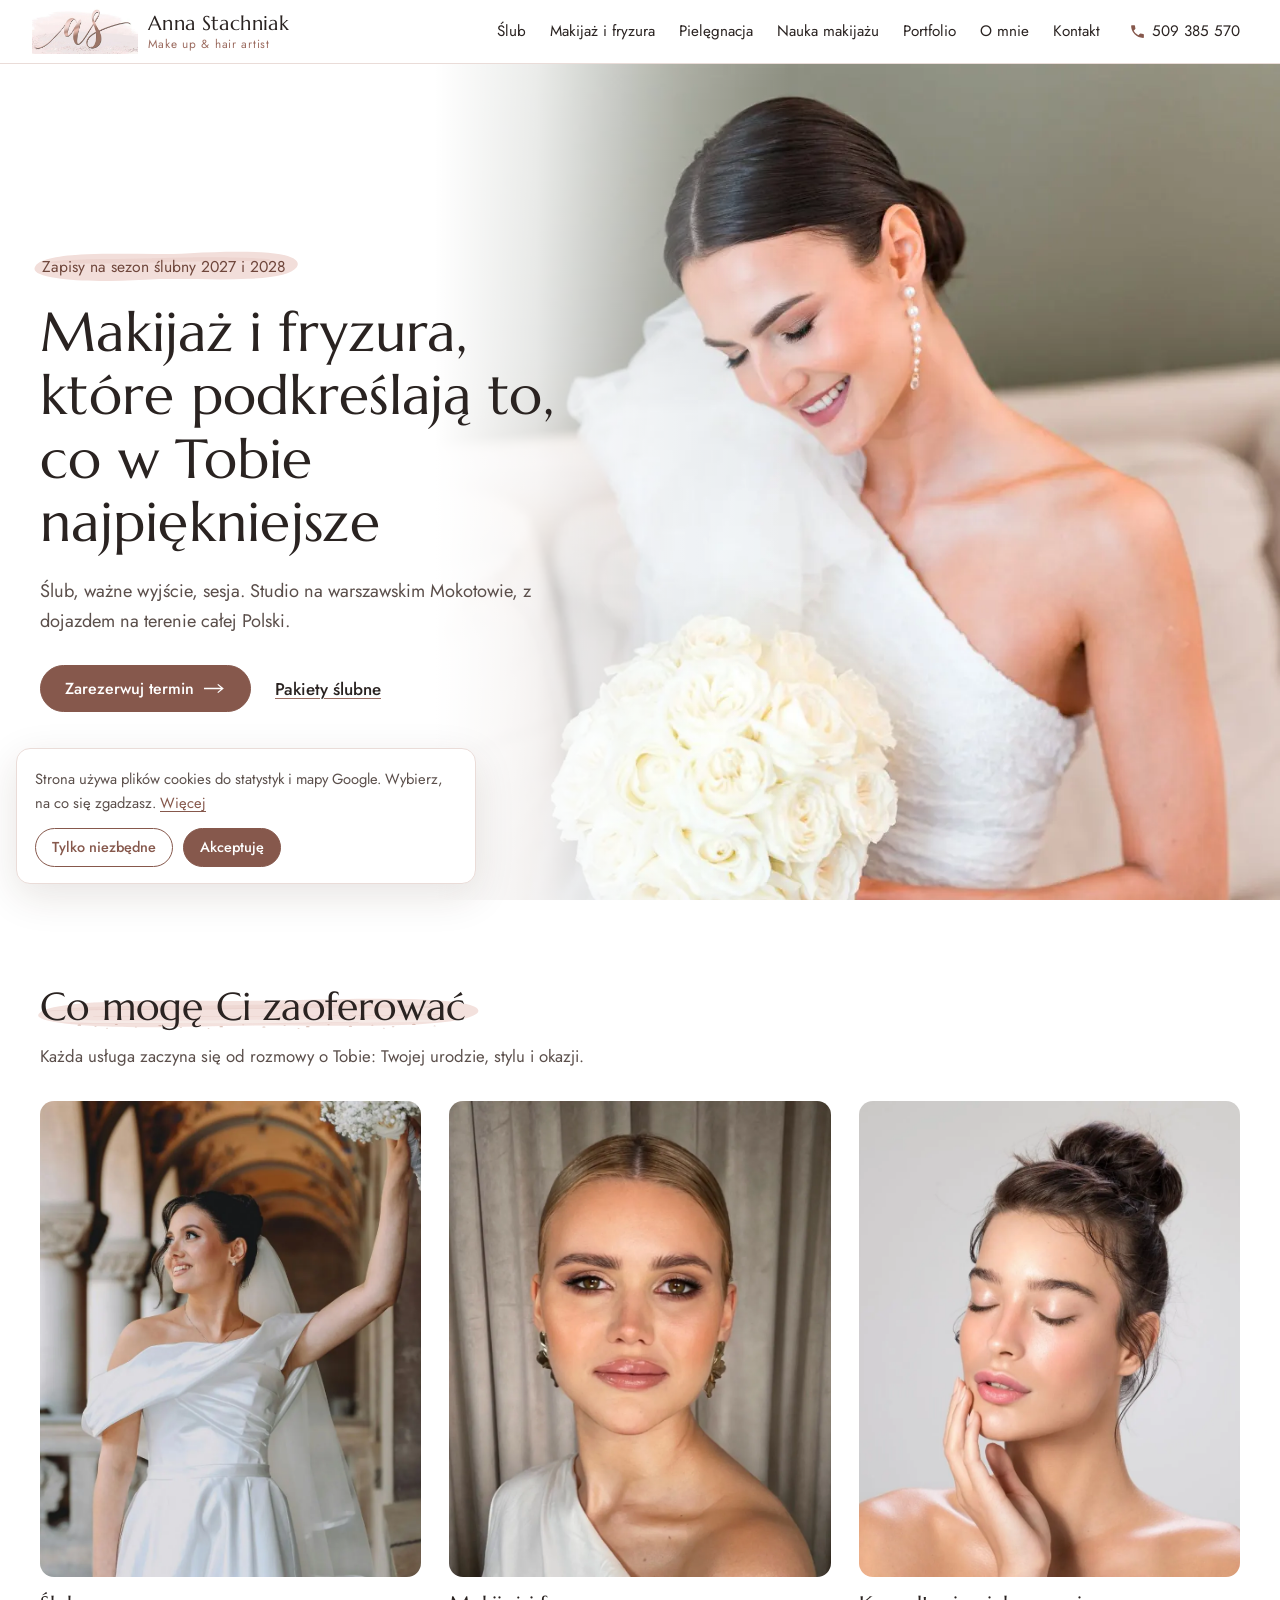
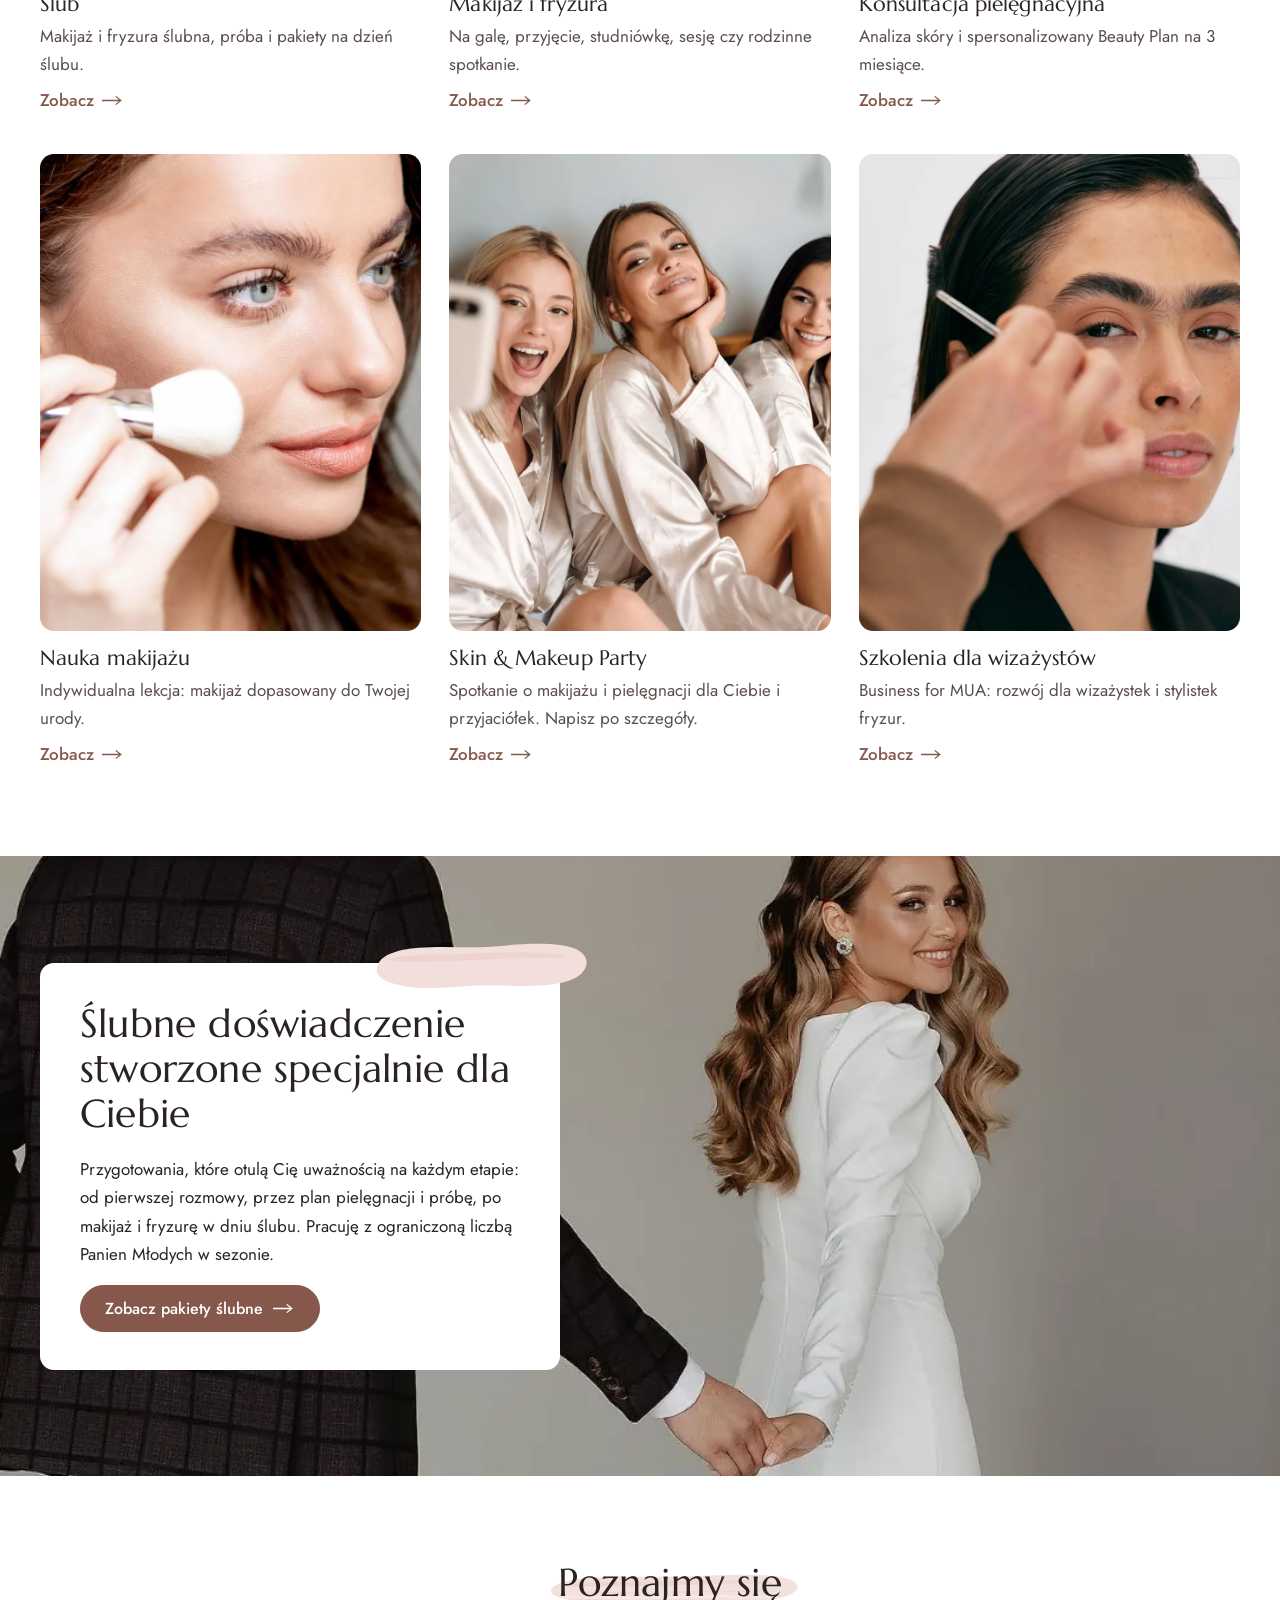
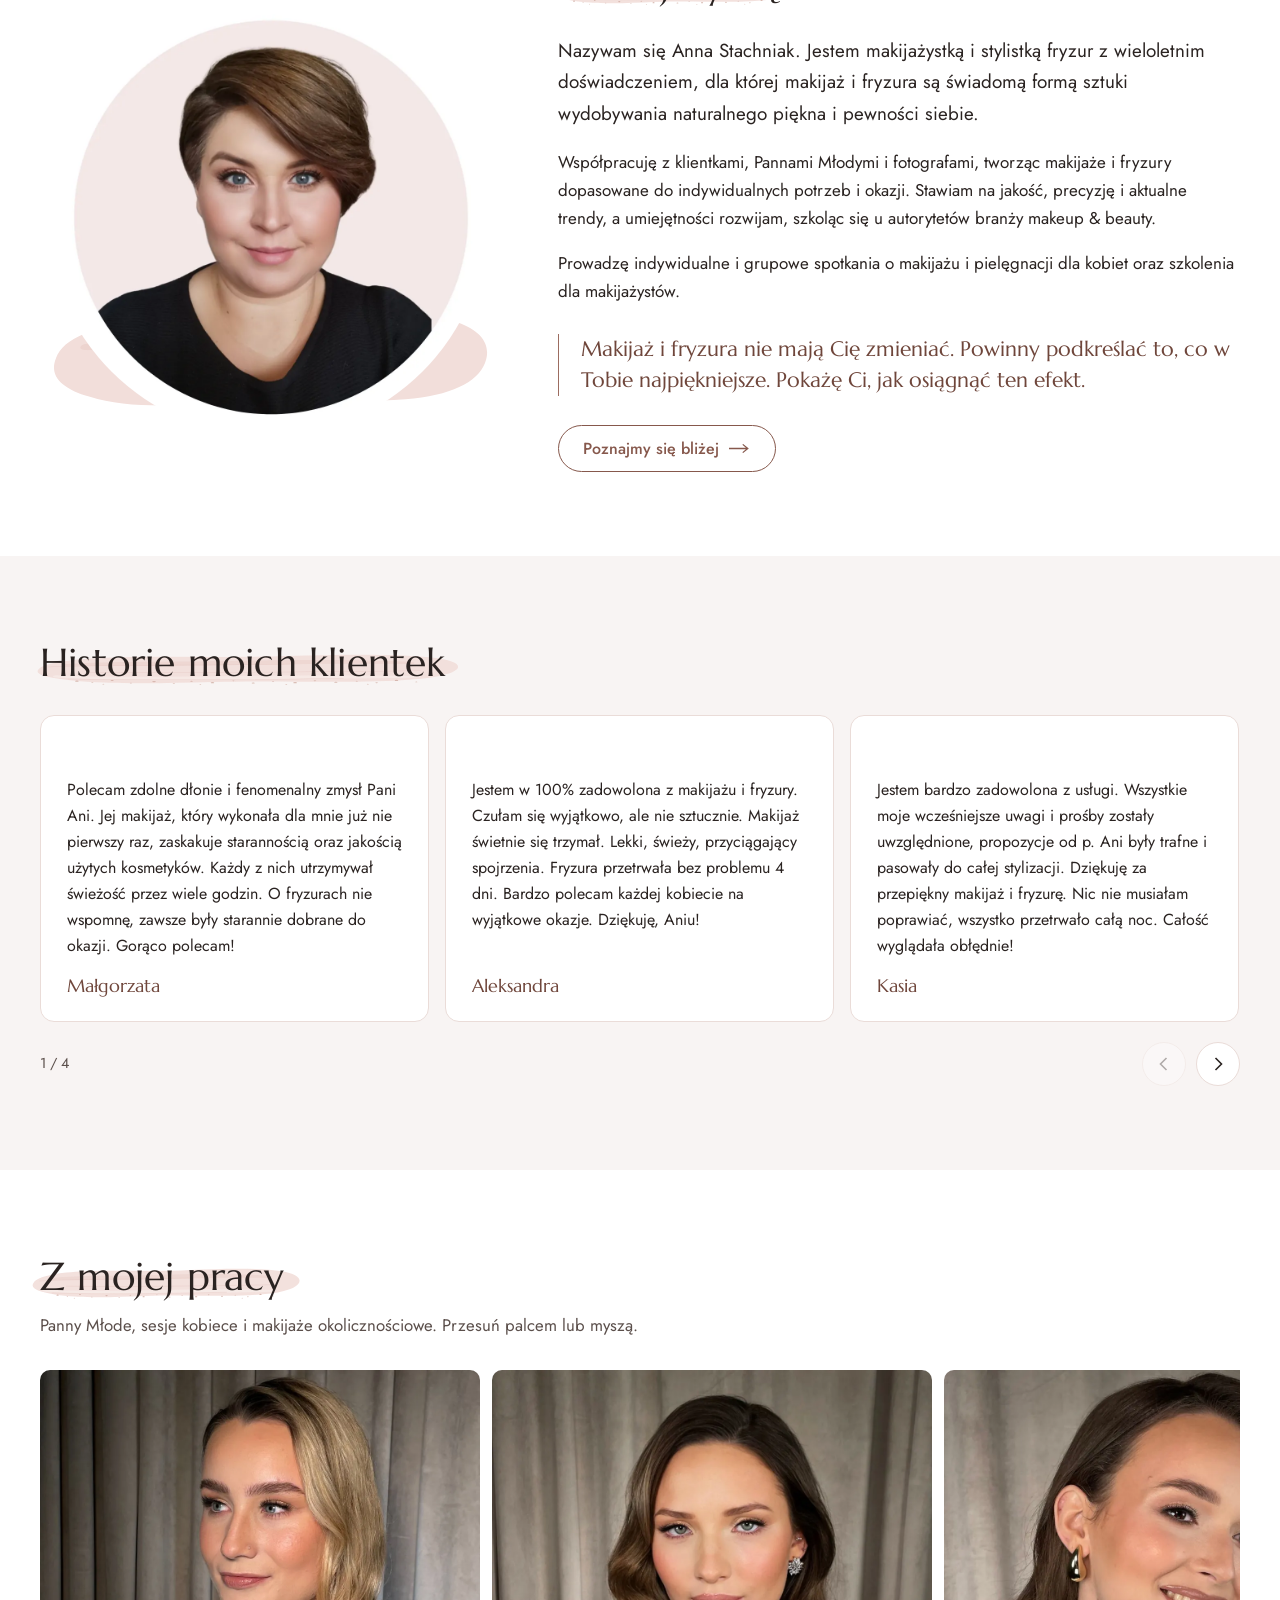
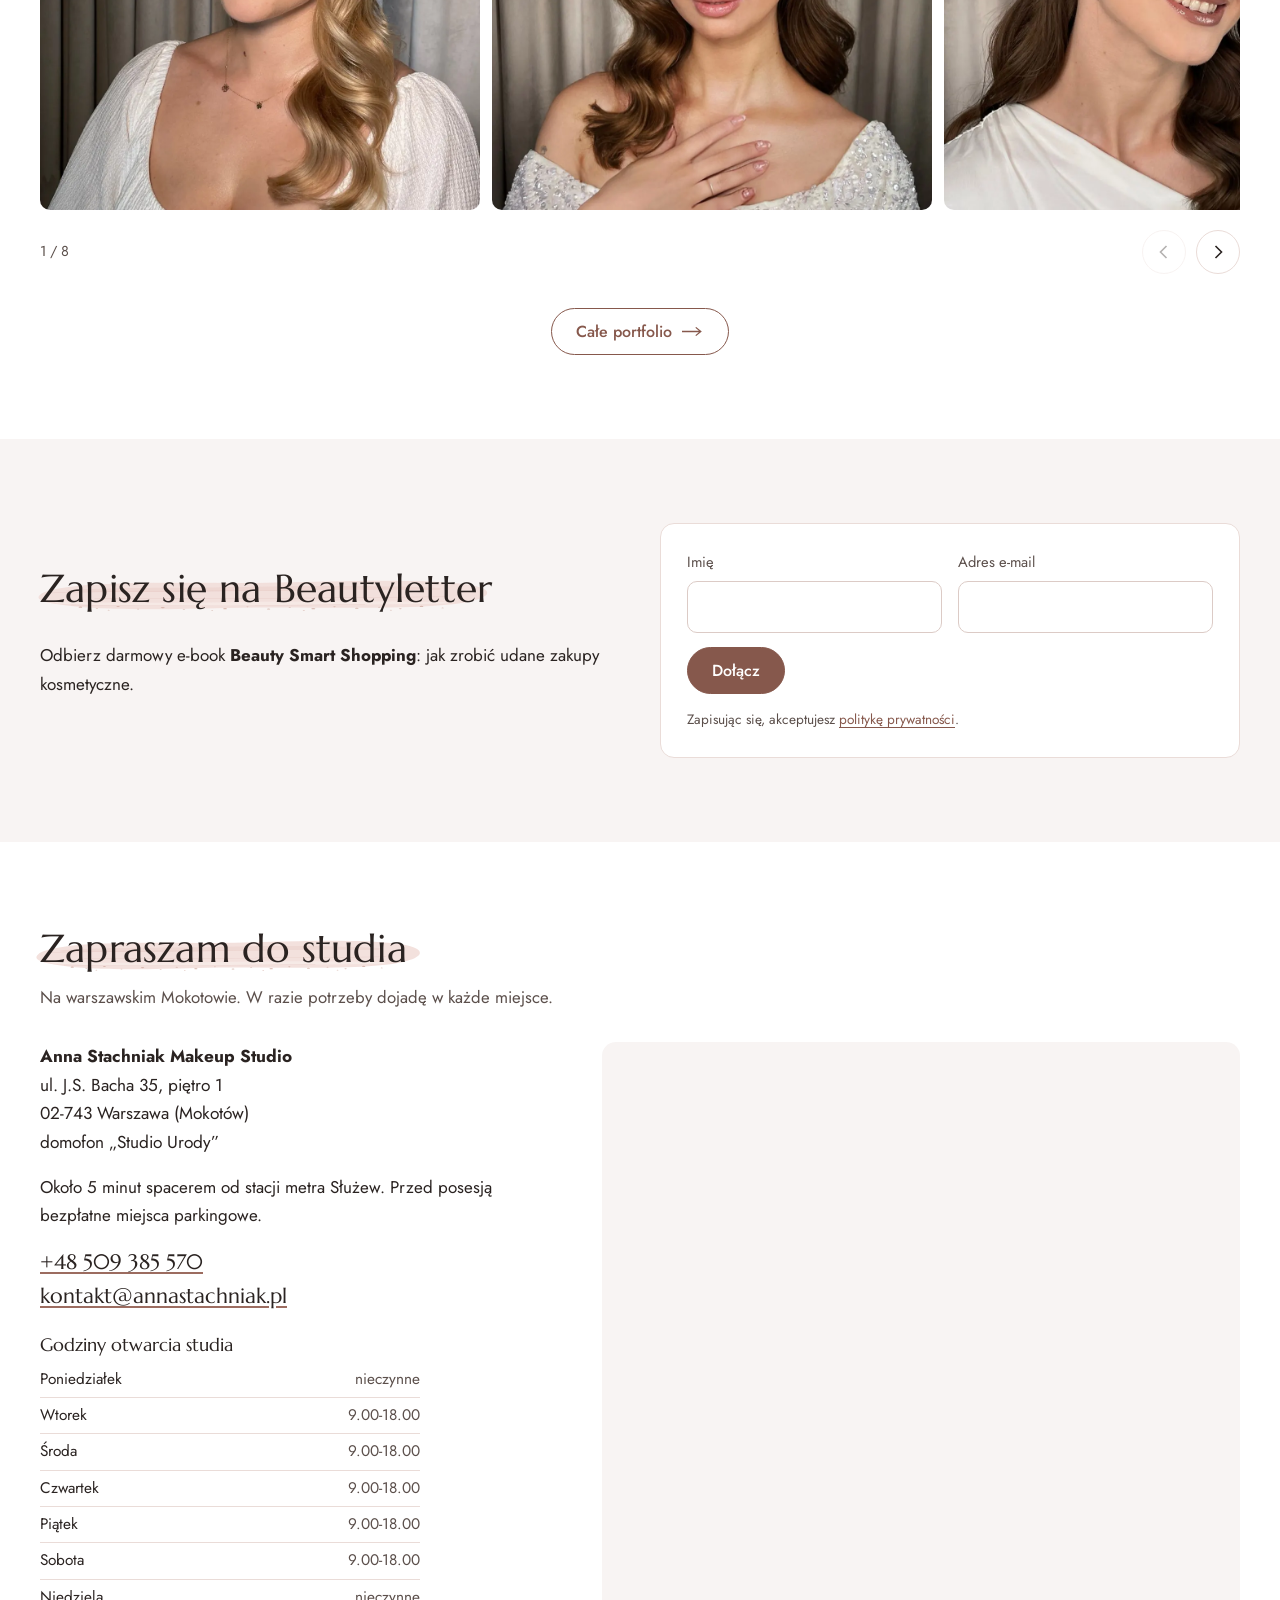
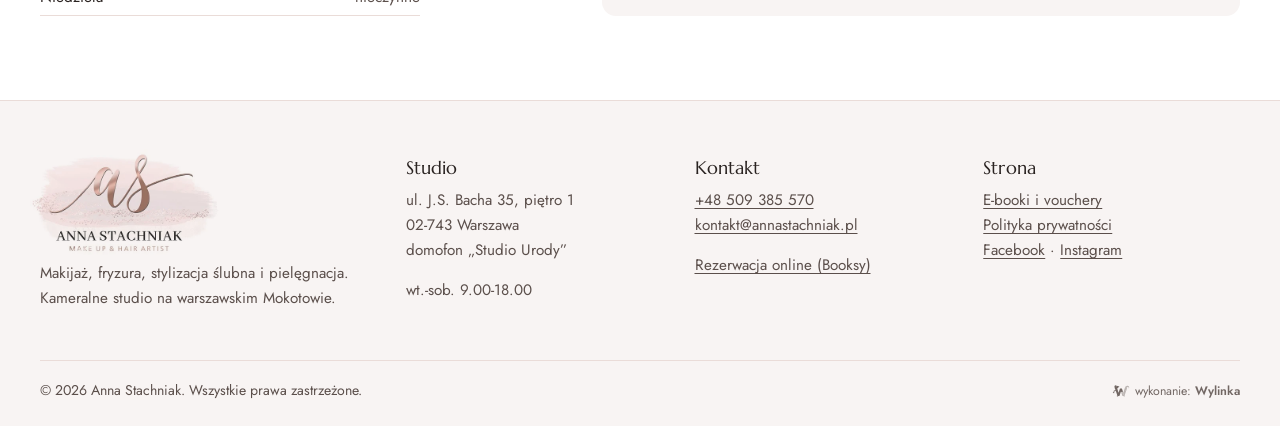
<file: index.html>
<!doctype html>
<html lang="pl">
<head>
<meta charset="utf-8">
<meta name="viewport" content="width=device-width,initial-scale=1,viewport-fit=cover">
<meta name="robots" content="noindex,nofollow">
<title>Anna Stachniak - makijaż i fryzura ślubna, Warszawa Mokotów</title>
<meta name="description" content="Makijaż i fryzura ślubna, makijaż okolicznościowy, konsultacja pielęgnacyjna i nauka makijażu. Studio Anny Stachniak na warszawskim Mokotowie, ul. J.S. Bacha 35.">
<meta name="theme-color" content="#ffffff">
<link rel="icon" href="img/favicon.svg" type="image/svg+xml">
<link rel="preconnect" href="https://fonts.googleapis.com">
<link rel="preconnect" href="https://fonts.gstatic.com" crossorigin>
<link href="https://fonts.googleapis.com/css2?family=Jost:wght@400;500&family=Marcellus&display=swap" rel="stylesheet">
<link rel="stylesheet" href="style.css?v=3">
<style>
.wylinka-badge{display:inline-flex;align-items:center;gap:.4em;color:inherit;text-decoration:none;font-size:.875em;line-height:1;opacity:.85}
.wylinka-badge:hover,.wylinka-badge:focus-visible{opacity:1}
.wylinka-badge:focus-visible{outline:2px solid currentColor;outline-offset:3px;border-radius:2px}
.wylinka-badge svg{width:18px;height:18px;flex:none;overflow:visible}
.wylinka-badge b{font-weight:600}
.wylinka-badge .wy-old{opacity:.45;transform-origin:40px 30px;transition:transform .32s cubic-bezier(.3,.7,.4,1),opacity .32s ease-out}
.wylinka-badge .wy-pod{opacity:0;transition:opacity .2s ease-out .08s}
.wylinka-badge:hover .wy-old,.wylinka-badge:focus-visible .wy-old{transform:translate(9px,7px) rotate(9deg);opacity:0}
.wylinka-badge:hover .wy-pod,.wylinka-badge:focus-visible .wy-pod{opacity:1}
@media (prefers-reduced-motion:reduce){.wylinka-badge .wy-old,.wylinka-badge .wy-pod{transition:none}.wylinka-badge:hover .wy-old,.wylinka-badge:focus-visible .wy-old{transform:none;opacity:.45}.wylinka-badge:hover .wy-pod,.wylinka-badge:focus-visible .wy-pod{opacity:0}}
</style>
</head>
<body class="s-index">
<a class="skip" href="#tresc">Przejdź do treści</a>
<header class="top" id="top"><div class="wrap top-in">
<a class="logo" href="index.html" aria-label="Anna Stachniak, strona główna"><img src="img/monogram.webp" width="400" height="174" alt=""><span><b>Anna Stachniak</b><small>Make up &amp; hair artist</small></span></a>
<nav class="menu" id="menu" aria-label="Główne"><a href="slub.html">Ślub</a><a href="makijaz-i-fryzura.html">Makijaż i fryzura</a><a href="konsultacja-pielegnacyjna.html">Pielęgnacja</a><a href="nauka-makijazu.html">Nauka makijażu</a><a href="portfolio.html">Portfolio</a><a href="o-mnie.html">O mnie</a><a href="kontakt.html">Kontakt</a><a class="m-tel" href="tel:+48509385570"><svg viewBox="0 0 24 24" aria-hidden="true"><path d="M6.6 10.8a15.1 15.1 0 0 0 6.6 6.6l2.2-2.2a1 1 0 0 1 1-.25 11.4 11.4 0 0 0 3.6.57 1 1 0 0 1 1 1V20a1 1 0 0 1-1 1A17 17 0 0 1 3 4a1 1 0 0 1 1-1h3.5a1 1 0 0 1 1 1c0 1.25.2 2.45.57 3.57a1 1 0 0 1-.25 1z" fill="currentColor"/></svg>509 385 570</a></nav>
<a class="tel-top" href="tel:+48509385570" aria-label="Zadzwoń 509 385 570"><svg viewBox="0 0 24 24" aria-hidden="true"><path d="M6.6 10.8a15.1 15.1 0 0 0 6.6 6.6l2.2-2.2a1 1 0 0 1 1-.25 11.4 11.4 0 0 0 3.6.57 1 1 0 0 1 1 1V20a1 1 0 0 1-1 1A17 17 0 0 1 3 4a1 1 0 0 1 1-1h3.5a1 1 0 0 1 1 1c0 1.25.2 2.45.57 3.57a1 1 0 0 1-.25 1z" fill="currentColor"/></svg><span>509 385 570</span></a>
<a class="btn btn-top" href="kontakt.html#formularz">Zarezerwuj termin</a>
<button class="burger" type="button" aria-label="Menu" aria-expanded="false" aria-controls="menu"><span></span><span></span><span></span></button>
</div></header>
<main id="tresc">

<section class="hero" aria-label="Anna Stachniak, makijaż i fryzura">
<figure class="hero-foto"><img src="img/1a3449_2026_01_20.webp" width="1080" height="1080" alt="Uśmiechnięta panna młoda z gładkim upięciem i perłowymi kolczykami" fetchpriority="high" decoding="async"></figure>
<div class="hero-in"><div class="wrap">
<div class="hero-txt">
<p class="hero-info">Zapisy na sezon ślubny 2027 i 2028</p>
<h1>Makijaż i fryzura, które podkreślają to, co w Tobie najpiękniejsze</h1>
<p class="lead">Ślub, ważne wyjście, sesja. Studio na warszawskim Mokotowie, z dojazdem na terenie całej Polski.</p>
<div class="cta"><a class="btn " href="kontakt.html#formularz">Zarezerwuj termin<svg class="strz-i" viewBox="0 0 24 12" aria-hidden="true"><path d="M0 6h20M15 1.5 20.5 6 15 10.5" fill="none" stroke="currentColor" stroke-width="1.4"/></svg></a><a class="link-ciemny" href="slub.html">Pakiety ślubne</a></div>
</div></div></div>
</section>

<section class="sekcja" id="oferta"><div class="wrap">
<div class="glowa "><h2><span class="smuga-w"><svg class="smuga" viewBox="0 0 400 110" preserveAspectRatio="none" aria-hidden="true" focusable="false"><use href="img/motyw.svg#smuga"/></svg>Co mogę Ci zaoferować</span></h2><p class="sub">Każda usługa zaczyna się od rozmowy o Tobie: Twojej urodzie, stylu i okazji.</p></div>
<div class="karuzela k-kafle"><div class="tor" tabindex="0" role="region" aria-label="Oferta"><a class="kafel" href="slub.html"><figure><img src="img/5250cd_2026_01_11.webp" width="1080" height="1080" alt="Panna młoda w sukni pod arkadami" loading="lazy" decoding="async"></figure><h3>Ślub</h3><p>Makijaż i fryzura ślubna, próba i pakiety na dzień ślubu.</p><span class="wiecej">Zobacz<svg class="strz-i" viewBox="0 0 24 12" aria-hidden="true"><path d="M0 6h20M15 1.5 20.5 6 15 10.5" fill="none" stroke="currentColor" stroke-width="1.4"/></svg></span></a><a class="kafel" href="makijaz-i-fryzura.html"><figure><img src="img/84840c_2026_01_3.webp" width="1080" height="1080" alt="Makijaż wieczorowy i gładkie upięcie" loading="lazy" decoding="async"></figure><h3>Makijaż i fryzura</h3><p>Na galę, przyjęcie, studniówkę, sesję czy rodzinne spotkanie.</p><span class="wiecej">Zobacz<svg class="strz-i" viewBox="0 0 24 12" aria-hidden="true"><path d="M0 6h20M15 1.5 20.5 6 15 10.5" fill="none" stroke="currentColor" stroke-width="1.4"/></svg></span></a><a class="kafel" href="konsultacja-pielegnacyjna.html"><figure><img src="img/04ea63_2023_11_Anna-Stachniak-makijaz-i-fryzura-1.webp" width="1080" height="1080" alt="Kobieta z promienną cerą dotyka policzka" loading="lazy" decoding="async"></figure><h3>Konsultacja pielęgnacyjna</h3><p>Analiza skóry i spersonalizowany Beauty Plan na 3 miesiące.</p><span class="wiecej">Zobacz<svg class="strz-i" viewBox="0 0 24 12" aria-hidden="true"><path d="M0 6h20M15 1.5 20.5 6 15 10.5" fill="none" stroke="currentColor" stroke-width="1.4"/></svg></span></a><a class="kafel" href="nauka-makijazu.html"><figure><img src="img/860498_2026_01_73.webp" width="1080" height="1080" alt="Nakładanie pudru pędzlem" loading="lazy" decoding="async"></figure><h3>Nauka makijażu</h3><p>Indywidualna lekcja: makijaż dopasowany do Twojej urody.</p><span class="wiecej">Zobacz<svg class="strz-i" viewBox="0 0 24 12" aria-hidden="true"><path d="M0 6h20M15 1.5 20.5 6 15 10.5" fill="none" stroke="currentColor" stroke-width="1.4"/></svg></span></a><a class="kafel" href="kontakt.html#formularz"><figure><img src="img/d4dda2_2026_01_76.webp" width="1080" height="1080" alt="Trzy roześmiane kobiety w szlafrokach robią selfie" loading="lazy" decoding="async"></figure><h3>Skin & Makeup Party</h3><p>Spotkanie o makijażu i pielęgnacji dla Ciebie i przyjaciółek. Napisz po szczegóły.</p><span class="wiecej">Zobacz<svg class="strz-i" viewBox="0 0 24 12" aria-hidden="true"><path d="M0 6h20M15 1.5 20.5 6 15 10.5" fill="none" stroke="currentColor" stroke-width="1.4"/></svg></span></a><a class="kafel" href="https://businessformua.com/" rel="noopener"><figure><img src="img/6bdde3_2026_01_83.webp" width="1080" height="1080" alt="Wizażystka czesze brwi szczoteczką" loading="lazy" decoding="async"></figure><h3>Szkolenia dla wizażystów</h3><p>Business for MUA: rozwój dla wizażystek i stylistek fryzur.</p><span class="wiecej">Zobacz<svg class="strz-i" viewBox="0 0 24 12" aria-hidden="true"><path d="M0 6h20M15 1.5 20.5 6 15 10.5" fill="none" stroke="currentColor" stroke-width="1.4"/></svg></span></a></div><div class="nawig"><span class="licznik" aria-hidden="true"></span><button class="strz wstecz" type="button" aria-label="Poprzednie"><svg viewBox="0 0 16 16"><path d="M10.5 2 4.5 8l6 6"/></svg></button><button class="strz dalej" type="button" aria-label="Następne"><svg viewBox="0 0 16 16"><path d="M5.5 2l6 6-6 6"/></svg></button></div></div>
</div></section>

<section class="pas-foto" aria-label="Ślub">
<figure><img src="img/7d1604_2026_01_27.webp" width="1080" height="1080" alt="Para młoda idzie trzymając się za ręce" loading="lazy" decoding="async"></figure>
<div class="pas-txt"><div class="wrap"><div class="pas-karta">
<h2>Ślubne doświadczenie stworzone specjalnie dla Ciebie</h2>
<p>Przygotowania, które otulą Cię uważnością na każdym etapie: od pierwszej rozmowy, przez plan pielęgnacji i próbę, po makijaż i fryzurę w dniu ślubu. Pracuję z ograniczoną liczbą Panien Młodych w sezonie.</p>
<a class="btn " href="slub.html">Zobacz pakiety ślubne<svg class="strz-i" viewBox="0 0 24 12" aria-hidden="true"><path d="M0 6h20M15 1.5 20.5 6 15 10.5" fill="none" stroke="currentColor" stroke-width="1.4"/></svg></a>
</div></div></div>
</section>

<section class="sekcja" id="o-mnie"><div class="wrap poznajmy">
<figure class="portret"><img src="img/4a7f6d_2022_01_Anna-Stachniak-1.webp" width="1080" height="1080" alt="Anna Stachniak, wizażystka i stylistka fryzur" loading="lazy" decoding="async"></figure>
<div>
<div class="glowa "><h2><span class="smuga-w"><svg class="smuga" viewBox="0 0 400 110" preserveAspectRatio="none" aria-hidden="true" focusable="false"><use href="img/motyw.svg#smuga"/></svg>Poznajmy się</span></h2></div>
<p class="lead-m">Nazywam się Anna Stachniak. Jestem makijażystką i stylistką fryzur z wieloletnim doświadczeniem, dla której makijaż i fryzura są świadomą formą sztuki wydobywania naturalnego piękna i pewności siebie.</p>
<p>Współpracuję z klientkami, Pannami Młodymi i fotografami, tworząc makijaże i fryzury dopasowane do indywidualnych potrzeb i okazji. Stawiam na jakość, precyzję i aktualne trendy, a umiejętności rozwijam, szkoląc się u autorytetów branży makeup &amp; beauty.</p>
<p>Prowadzę indywidualne i grupowe spotkania o makijażu i pielęgnacji dla kobiet oraz szkolenia dla makijażystów.</p>
<blockquote class="motto">Makijaż i fryzura nie mają Cię zmieniać. Powinny podkreślać to, co w Tobie najpiękniejsze. Pokażę Ci, jak osiągnąć ten efekt.</blockquote>
<a class="btn btn-jasny" href="o-mnie.html">Poznajmy się bliżej<svg class="strz-i" viewBox="0 0 24 12" aria-hidden="true"><path d="M0 6h20M15 1.5 20.5 6 15 10.5" fill="none" stroke="currentColor" stroke-width="1.4"/></svg></a>
</div>
</div></section>

<section class="sekcja jasna" id="opinie"><div class="wrap">
<div class="glowa "><h2><span class="smuga-w"><svg class="smuga" viewBox="0 0 400 110" preserveAspectRatio="none" aria-hidden="true" focusable="false"><use href="img/motyw.svg#smuga"/></svg>Historie moich klientek</span></h2></div>
<div class="karuzela k-opinie"><div class="tor" tabindex="0" role="region" aria-label="Opinie klientek"><figure class="opinia"><span class="cudz" aria-hidden="true">„</span><blockquote>Polecam zdolne dłonie i fenomenalny zmysł Pani Ani. Jej makijaż, który wykonała dla mnie już nie pierwszy raz, zaskakuje starannością oraz jakością użytych kosmetyków. Każdy z nich utrzymywał świeżość przez wiele godzin. O fryzurach nie wspomnę, zawsze były starannie dobrane do okazji. Gorąco polecam!</blockquote><figcaption>Małgorzata</figcaption></figure><figure class="opinia"><span class="cudz" aria-hidden="true">„</span><blockquote>Jestem w 100% zadowolona z makijażu i fryzury. Czułam się wyjątkowo, ale nie sztucznie. Makijaż świetnie się trzymał. Lekki, świeży, przyciągający spojrzenia. Fryzura przetrwała bez problemu 4 dni. Bardzo polecam każdej kobiecie na wyjątkowe okazje. Dziękuję, Aniu!</blockquote><figcaption>Aleksandra</figcaption></figure><figure class="opinia"><span class="cudz" aria-hidden="true">„</span><blockquote>Jestem bardzo zadowolona z usługi. Wszystkie moje wcześniejsze uwagi i prośby zostały uwzględnione, propozycje od p. Ani były trafne i pasowały do całej stylizacji. Dziękuję za przepiękny makijaż i fryzurę. Nic nie musiałam poprawiać, wszystko przetrwało całą noc. Całość wyglądała obłędnie!</blockquote><figcaption>Kasia</figcaption></figure><figure class="opinia"><span class="cudz" aria-hidden="true">„</span><blockquote>Świetna, profesjonalna usługa: makijaże i fryzury do sesji biznesowej wykonane szybko, sprawnie i do tego bardzo ładnie, każdy dobrany indywidualnie do malowanej osoby. Nigdy nie widziałam, żeby ktoś w tak krótkim czasie był w stanie wykonać tak piękne makijaże i fryzury. Gorąco polecam p. Anię!</blockquote><figcaption>Monika</figcaption></figure></div><div class="nawig"><span class="licznik" aria-hidden="true"></span><button class="strz wstecz" type="button" aria-label="Poprzednie"><svg viewBox="0 0 16 16"><path d="M10.5 2 4.5 8l6 6"/></svg></button><button class="strz dalej" type="button" aria-label="Następne"><svg viewBox="0 0 16 16"><path d="M5.5 2l6 6-6 6"/></svg></button></div></div>
</div></section>

<section class="sekcja" id="portfolio-skrot"><div class="wrap">
<div class="glowa "><h2><span class="smuga-w"><svg class="smuga" viewBox="0 0 400 110" preserveAspectRatio="none" aria-hidden="true" focusable="false"><use href="img/motyw.svg#smuga"/></svg>Z mojej pracy</span></h2><p class="sub">Panny Młode, sesje kobiece i makijaże okolicznościowe. Przesuń palcem lub myszą.</p></div>
<div class="karuzela k-foto"><div class="tor" tabindex="0" role="region" aria-label="Zdjęcia z portfolio"><figure class="foto" style="aspect-ratio:1080/1080"><img src="img/2d2cc6_2026_01_16.webp" width="1080" height="1080" alt="Makijaż i fale na długich włosach" loading="lazy" decoding="async"></figure><figure class="foto" style="aspect-ratio:1080/1080"><img src="img/318553_2026_01_21.webp" width="1080" height="1080" alt="Panna młoda z falami i delikatnym makijażem" loading="lazy" decoding="async"></figure><figure class="foto" style="aspect-ratio:1080/1080"><img src="img/b1f1e5_2026_01_9.webp" width="1080" height="1080" alt="Rozświetlony makijaż i upięcie" loading="lazy" decoding="async"></figure><figure class="foto" style="aspect-ratio:1080/1080"><img src="img/ef9462_2026_01_5.webp" width="1080" height="1080" alt="Panna młoda w sukni z bufiastymi rękawami" loading="lazy" decoding="async"></figure><figure class="foto" style="aspect-ratio:1080/1080"><img src="img/0ae4c4_2026_01_12.webp" width="1080" height="1080" alt="Klasyczne fale i makijaż dzienny" loading="lazy" decoding="async"></figure><figure class="foto" style="aspect-ratio:1080/1080"><img src="img/9f9741_2026_01_15.webp" width="1080" height="1080" alt="Miękki makijaż i fale" loading="lazy" decoding="async"></figure><figure class="foto" style="aspect-ratio:1080/1080"><img src="img/fd767a_2026_01_4.webp" width="1080" height="1080" alt="Makijaż wieczorowy z gładkim upięciem" loading="lazy" decoding="async"></figure><figure class="foto" style="aspect-ratio:1080/1080"><img src="img/bb076a_2026_01_6.webp" width="1080" height="1080" alt="Makijaż i fryzura do błyszczącej kreacji" loading="lazy" decoding="async"></figure></div><div class="nawig"><span class="licznik" aria-hidden="true"></span><button class="strz wstecz" type="button" aria-label="Poprzednie"><svg viewBox="0 0 16 16"><path d="M10.5 2 4.5 8l6 6"/></svg></button><button class="strz dalej" type="button" aria-label="Następne"><svg viewBox="0 0 16 16"><path d="M5.5 2l6 6-6 6"/></svg></button></div></div>
<div class="cta-c"><a class="btn btn-jasny" href="portfolio.html">Całe portfolio<svg class="strz-i" viewBox="0 0 24 12" aria-hidden="true"><path d="M0 6h20M15 1.5 20.5 6 15 10.5" fill="none" stroke="currentColor" stroke-width="1.4"/></svg></a></div>
</div></section>

<section class="sekcja jasna" id="beautyletter"><div class="wrap bl">
<div>
<div class="glowa "><h2><span class="smuga-w"><svg class="smuga" viewBox="0 0 400 110" preserveAspectRatio="none" aria-hidden="true" focusable="false"><use href="img/motyw.svg#smuga"/></svg>Zapisz się na Beautyletter</span></h2></div>
<p>Odbierz darmowy e-book <b>Beauty Smart Shopping</b>: jak zrobić udane zakupy kosmetyczne.</p>
</div>
<form class="formularz f-bl" data-pokaz novalidate>
<label><span>Imię</span><input type="text" name="imie" autocomplete="given-name"></label>
<label><span>Adres e-mail</span><input type="email" name="email" autocomplete="email"></label>
<button class="btn" type="submit">Dołącz</button>
<p class="male">Zapisując się, akceptujesz <a href="polityka-prywatnosci.html">politykę prywatności</a>.</p>
<p class="info-form" role="status"></p>
</form>
</div></section>

<section class="sekcja" id="kontakt"><div class="wrap">
<div class="glowa "><h2><span class="smuga-w"><svg class="smuga" viewBox="0 0 400 110" preserveAspectRatio="none" aria-hidden="true" focusable="false"><use href="img/motyw.svg#smuga"/></svg>Zapraszam do studia</span></h2><p class="sub">Na warszawskim Mokotowie. W razie potrzeby dojadę w każde miejsce.</p></div>
<div class="kontakt-grid">
<div class="kontakt-dane">
<p class="adres"><b>Anna Stachniak Makeup Studio</b><br>ul. J.S. Bacha 35, piętro 1<br>02-743 Warszawa (Mokotów)<br>domofon „Studio Urody”</p>
<p>Około 5 minut spacerem od stacji metra Służew. Przed posesją bezpłatne miejsca parkingowe.</p>
<p class="duze"><a href="tel:+48509385570">+48 509 385 570</a><br><a href="mailto:kontakt@annastachniak.pl">kontakt@annastachniak.pl</a></p>
<table class="godziny"><caption>Godziny otwarcia studia</caption>
<tr><th>Poniedziałek</th><td>nieczynne</td></tr><tr><th>Wtorek</th><td>9.00-18.00</td></tr><tr><th>Środa</th><td>9.00-18.00</td></tr><tr><th>Czwartek</th><td>9.00-18.00</td></tr><tr><th>Piątek</th><td>9.00-18.00</td></tr><tr><th>Sobota</th><td>9.00-18.00</td></tr><tr><th>Niedziela</th><td>nieczynne</td></tr></table>
</div>
<div class="mapa"><iframe title="Mapa dojazdu do studia, ul. J.S. Bacha 35, Warszawa" src="https://www.google.com/maps?q=Jana+Sebastiana+Bacha+35,+02-743+Warszawa&amp;z=16&amp;output=embed" loading="lazy" referrerpolicy="no-referrer-when-downgrade"></iframe></div>
</div>
</div></section>
</main>
<footer class="stopka"><div class="wrap">
<div class="st-grid">
<div class="st-marka"><img src="img/logo.webp" width="480" height="267" alt="Anna Stachniak, make up &amp; hair artist" loading="lazy"><p>Makijaż, fryzura, stylizacja ślubna i pielęgnacja. Kameralne studio na warszawskim Mokotowie.</p></div>
<div><h3>Studio</h3><p>ul. J.S. Bacha 35, piętro 1<br>02-743 Warszawa<br>domofon „Studio Urody”</p><p>wt.-sob. 9.00-18.00</p></div>
<div><h3>Kontakt</h3><p><a href="tel:+48509385570">+48 509 385 570</a><br><a href="mailto:kontakt@annastachniak.pl">kontakt@annastachniak.pl</a></p><p><a href="https://annastachniak.booksy.com" rel="noopener">Rezerwacja online (Booksy)</a></p></div>
<div><h3>Strona</h3><p><a href="sklep.html">E-booki i vouchery</a><br><a href="polityka-prywatnosci.html">Polityka prywatności</a><br><a href="https://www.facebook.com/annastachniak.makeup.and.hair" rel="noopener">Facebook</a> · <a href="https://www.instagram.com/annastachniak_makeupstudio/" rel="noopener">Instagram</a></p></div>
</div>
<div class="st-dol"><span>© <span id="rok">2026</span> Anna Stachniak. Wszystkie prawa zastrzeżone.</span><a class="wylinka-badge" href="https://wylinka.pl/?utm_source=annastachniak.pl&amp;utm_medium=stopka&amp;utm_campaign=wykonanie" rel="noopener" title="Strona wykonana przez Wylinka"><svg viewBox="0 0 64 64" aria-hidden="true" focusable="false" fill="currentColor"><path d="M9.8 22.8l-1.2-7.9 2.2-3.7 15.5 4.6-.5 1.5-7.2 5.5 4.7 15.6 5-15.6 7 0 4.1 12.7-4.2-.9-2.6 1.8-.8-2.2-5.3 15.6-4.3 0 .4 .2-2.1 2.8-1.3-1.1 1.1-1.4-3.1 .2-.1-1.7 2.2-.1-5.7-16.5-4.8 .6-.8 3.1 0 .5-.3 .5 .8 2.2-1.6 .5-.4-1.3-.8 1.6-1.5-.8 .8-1.6-1.4 .6-.6-1.6 2.3-.8 .2-.4 1.3-4.8 5.9-.8-2.4-6.9zM15.2 13.7l-.1-.4-.4 .8-.1 .8 .1 1 .1 .4 .3 .7 .3-.9 .1-.7 0-.8z"/><path class="wy-pod" d="M37.1 49.8l-4.5-13.3 2.6-1.8 4.2 .9 .9 2.8 3-9.7 0-.5 .1-.8 3.2-8.4 .5-1 .6-1 .9-1.1 1.3-1 1.1-.7 1.4-.5 1.4-.3 .7 0 .9 0 1.2 .3 1.4 .6 .8 .5 .7 .7 .6 .7 .5 .9 .3 .9 .1 .9 0 .8-.2 .9-.5 .9-.5 .6-.7 .5-.7 .3-.1-.1 0-.1 .5-.5 .3-.7 .2-.5 0-.6-.1-.6-.3-.7-.4-.5-.4-.4-.5-.3-.6-.3-.7 0-.7 .1-.6 .1-.5 .4-.5 .5-.3 .5-.2 .7-.1 1.5-1.4 5.1-.8 3.3-.3 .7-.5 .7-6 17.5 1.9 .1-.1 1.7-3.1-.2 1.1 1.4-1.3 1.1-2.1-2.8 .4-.2z"/><path class="wy-old" d="M40.8 50l.4-.2-4.1 0-4.2-12.5 2.5-1.7 4.3 .9 .6 1.9 .6-1.6 0-.3 2.4-7.8 0-.5 .1-.8 3.2-8.4 .4-.8 .6-.9 .9-1.2 .9-.9 1.3-.8 1.4-.6 1.2-.3 1.4-.1 1.3 .1 .6 .2 .8 .3 1.1 .6 .9 .7 .7 .9 .5 .9 .3 .9 .1 1.1-.1 .9-.3 .9-.4 .7-.6 .7-.6 .4-.6 .2-.1-.1 0-.1 .5-.5 .3-.7 .2-.5 0-.5-.1-.6-.2-.6-.3-.5-.4-.5-.5-.3-.6-.3-.7-.1-.6 0-.6 .1-.6 .3-.6 .5-.3 .4-.2 .5-.1 .5-.1 1.5-1.4 5.1-.8 3.3-.3 .7-.5 .7-6 17.5 1.9 .1-.1 1.7-3.1-.2 1.1 1.4-1.3 1.1zM49.6 17.1l.6 1.7-1.5 1.9 .4 .4 1.8-2.1-.7-2.1zM48.1 28.3l.5 1.8-1.7 1.8 .4 .4 1.9-2-.6-2.2zM37.9 41.7l1.7-1.5-.4-.4-1.7 1.4zM42.6 38.7l-1.5 2.8 1.1 2-1.3 2.6 .5 .2 1.5-2.8-1.1-2 1.4-2.5z"/></svg><span>wykonanie: <b>Wylinka</b></span></a></div>
</div></footer>
<div class="mob" aria-hidden="true"><a href="tel:+48509385570"><svg viewBox="0 0 24 24" aria-hidden="true"><path d="M6.6 10.8a15.1 15.1 0 0 0 6.6 6.6l2.2-2.2a1 1 0 0 1 1-.25 11.4 11.4 0 0 0 3.6.57 1 1 0 0 1 1 1V20a1 1 0 0 1-1 1A17 17 0 0 1 3 4a1 1 0 0 1 1-1h3.5a1 1 0 0 1 1 1c0 1.25.2 2.45.57 3.57a1 1 0 0 1-.25 1z" fill="currentColor"/></svg>Zadzwoń</a><a class="mob-cta" href="kontakt.html#formularz">Zarezerwuj termin</a></div>
<div class="zgody" role="dialog" aria-label="Pliki cookies"><p>Strona używa plików cookies do statystyk i mapy Google. Wybierz, na co się zgadzasz. <a href="polityka-prywatnosci.html">Więcej</a></p><div><button type="button" class="btn btn-jasny" data-zgoda="niezbedne">Tylko niezbędne</button><button type="button" class="btn" data-zgoda="wszystkie">Akceptuję</button></div></div>
<script src="app.js?v=3" defer></script>
</body>
</html>
</file>
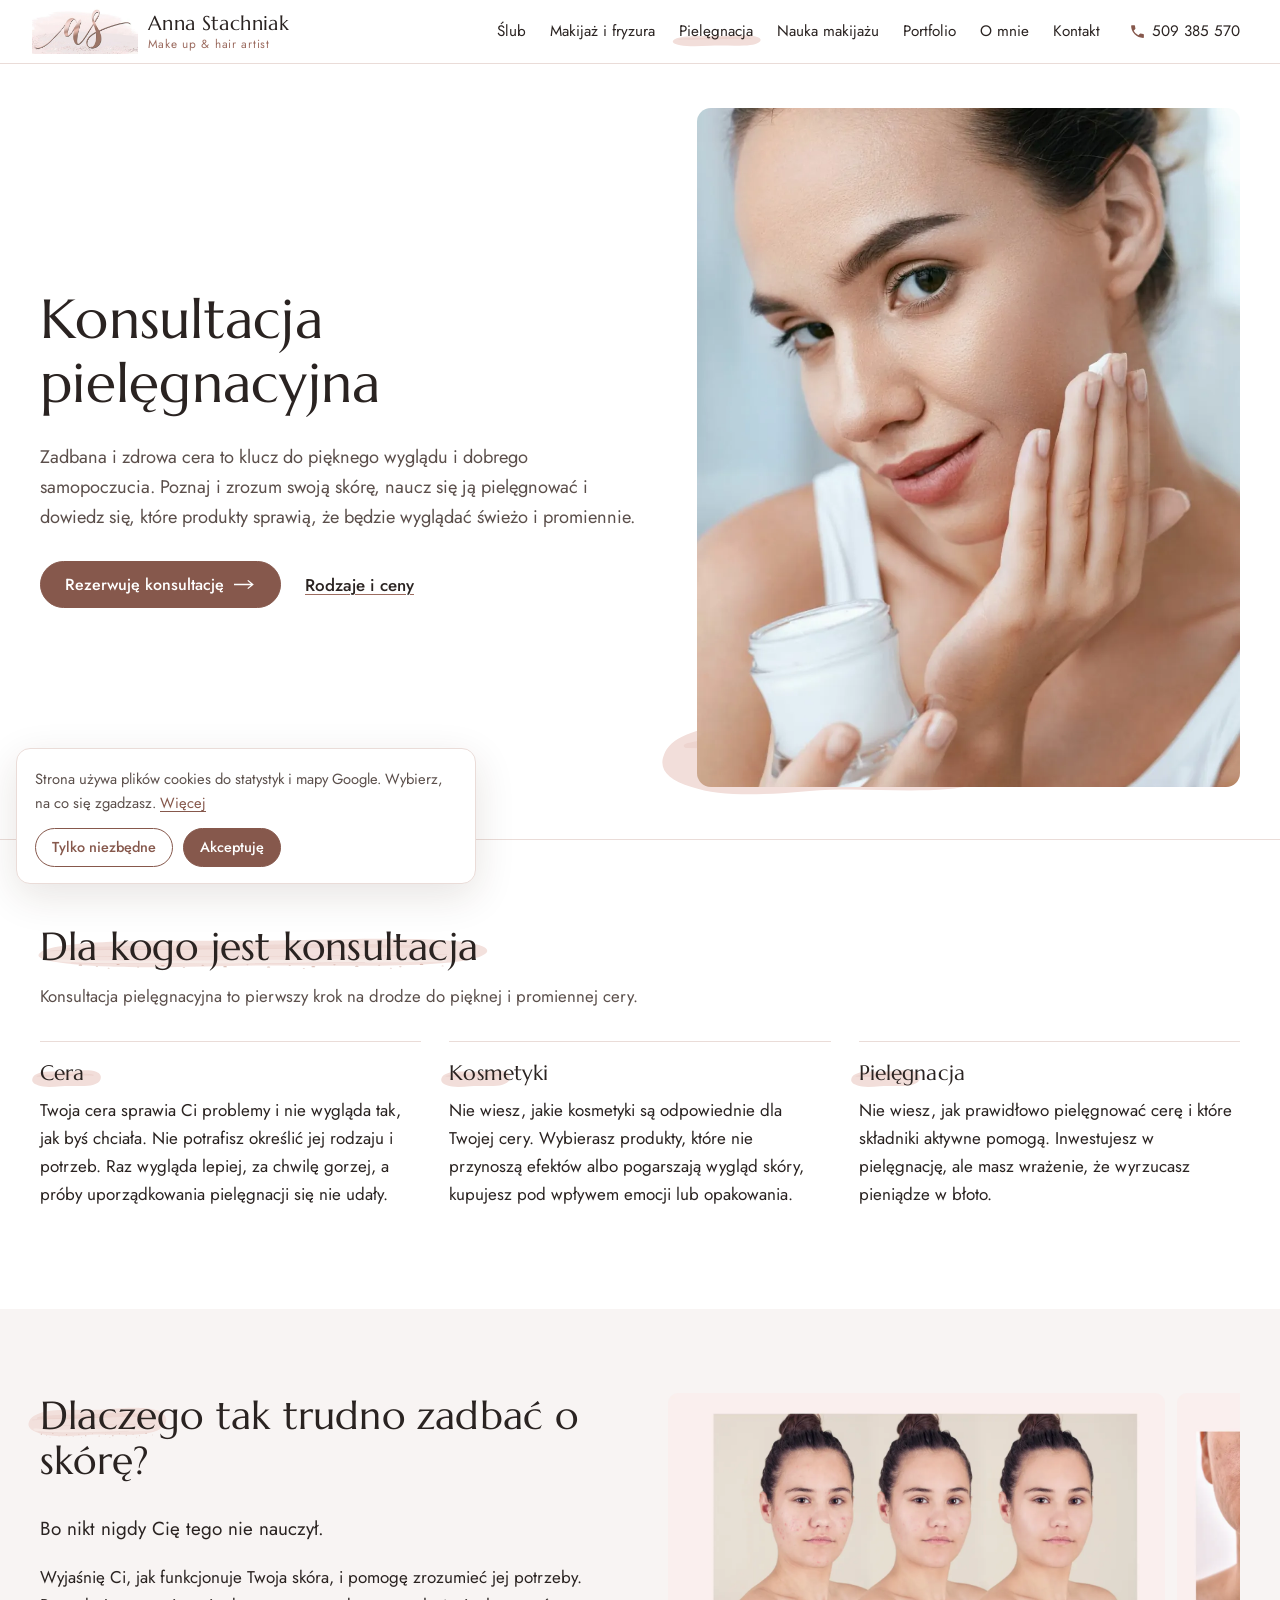
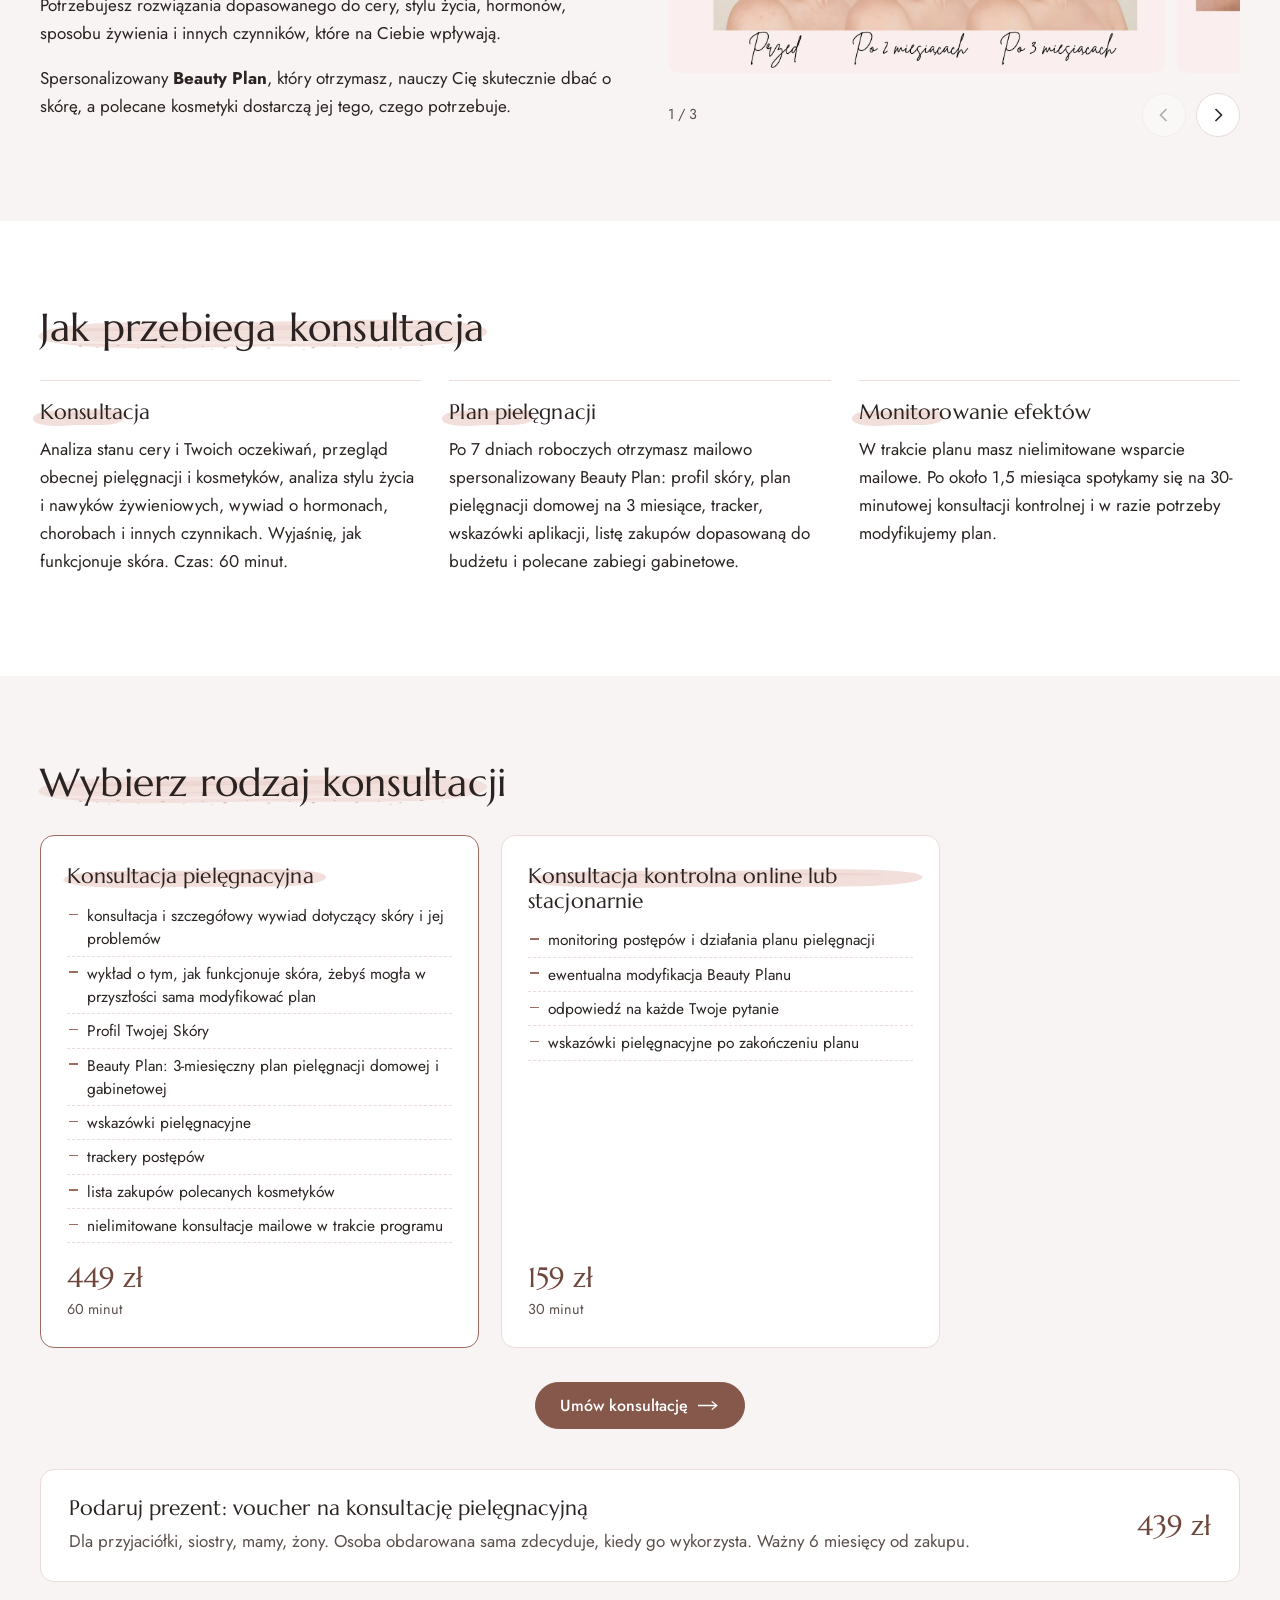
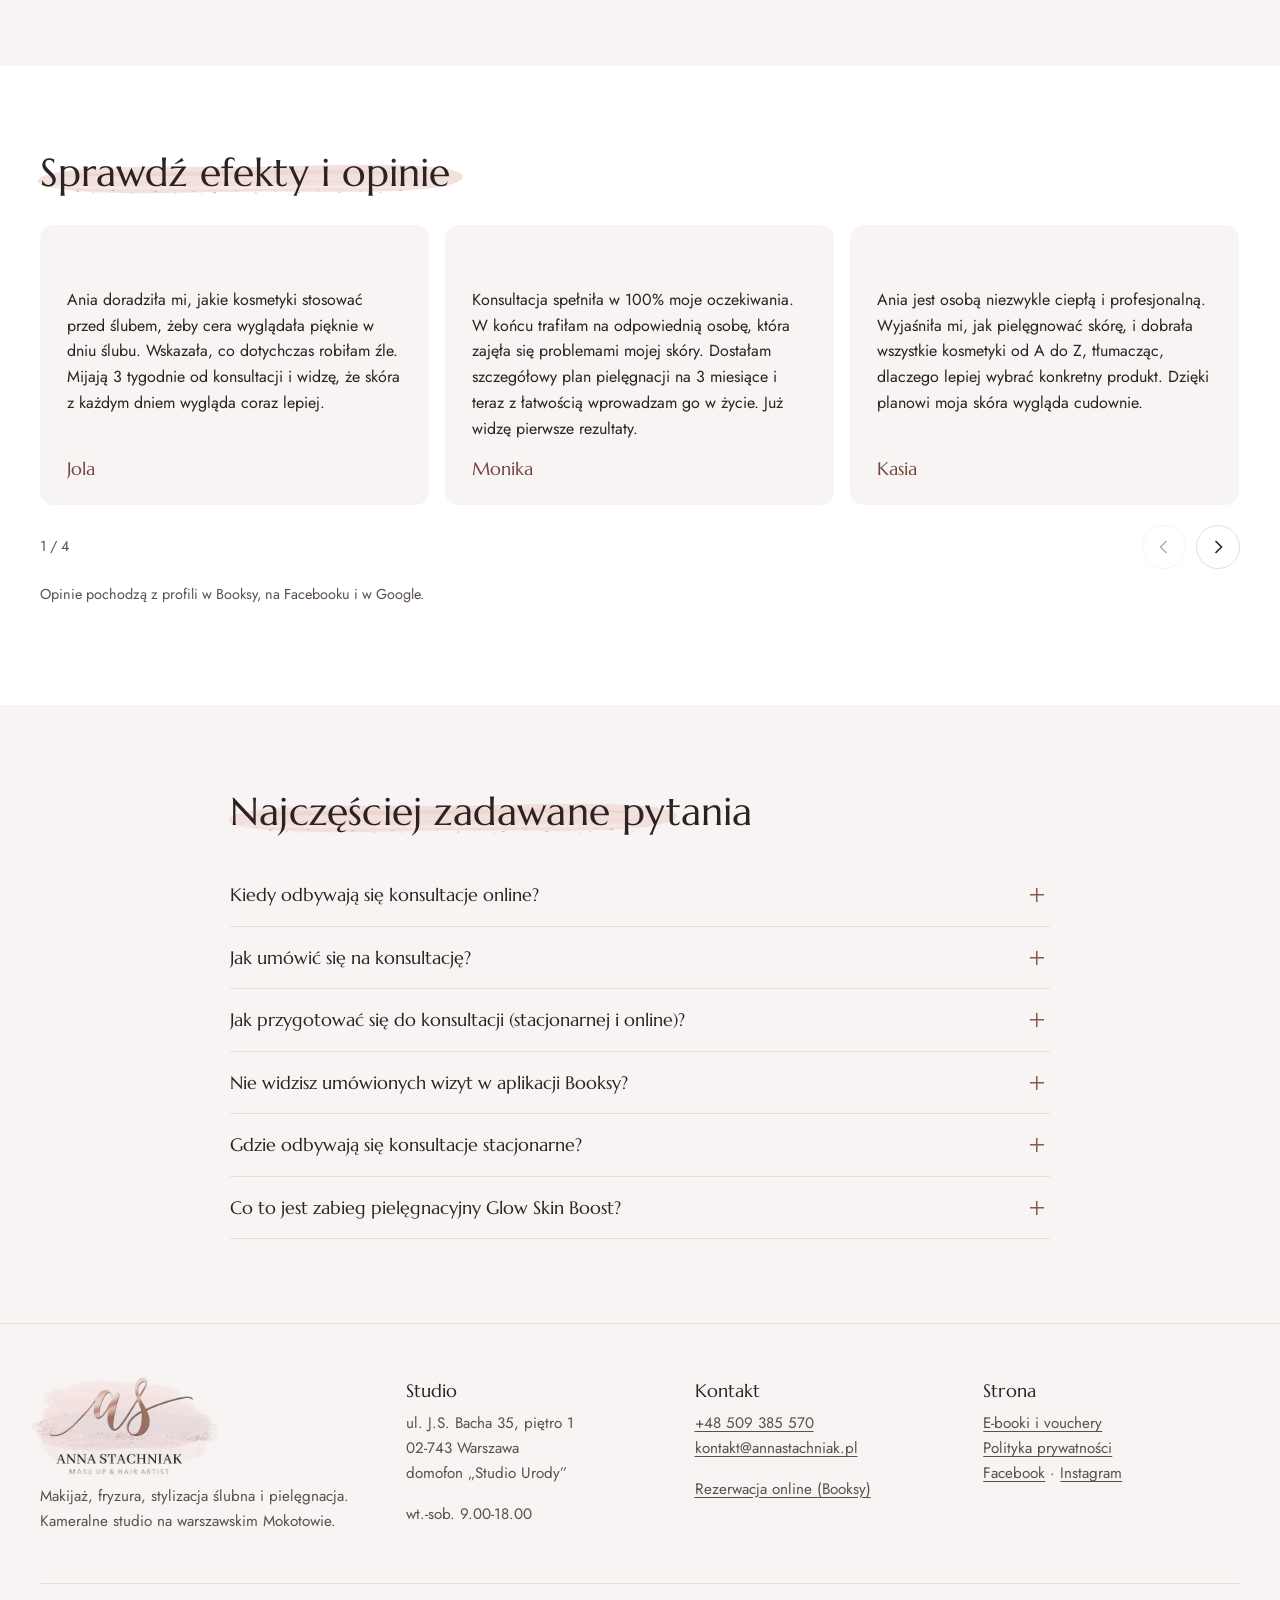
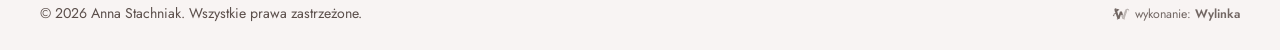
<file: konsultacja-pielegnacyjna.html>
<!doctype html>
<html lang="pl">
<head>
<meta charset="utf-8">
<meta name="viewport" content="width=device-width,initial-scale=1,viewport-fit=cover">
<meta name="robots" content="noindex,nofollow">
<title>Konsultacja pielęgnacyjna i Beauty Plan, Warszawa i online | Anna Stachniak</title>
<meta name="description" content="Konsultacja pielęgnacyjna stacjonarnie w Warszawie lub online: analiza skóry, spersonalizowany Beauty Plan na 3 miesiące, lista zakupów i wsparcie mailowe.">
<meta name="theme-color" content="#ffffff">
<link rel="icon" href="img/favicon.svg" type="image/svg+xml">
<link rel="preconnect" href="https://fonts.googleapis.com">
<link rel="preconnect" href="https://fonts.gstatic.com" crossorigin>
<link href="https://fonts.googleapis.com/css2?family=Jost:wght@400;500&family=Marcellus&display=swap" rel="stylesheet">
<link rel="stylesheet" href="style.css?v=3">
<style>
.wylinka-badge{display:inline-flex;align-items:center;gap:.4em;color:inherit;text-decoration:none;font-size:.875em;line-height:1;opacity:.85}
.wylinka-badge:hover,.wylinka-badge:focus-visible{opacity:1}
.wylinka-badge:focus-visible{outline:2px solid currentColor;outline-offset:3px;border-radius:2px}
.wylinka-badge svg{width:18px;height:18px;flex:none;overflow:visible}
.wylinka-badge b{font-weight:600}
.wylinka-badge .wy-old{opacity:.45;transform-origin:40px 30px;transition:transform .32s cubic-bezier(.3,.7,.4,1),opacity .32s ease-out}
.wylinka-badge .wy-pod{opacity:0;transition:opacity .2s ease-out .08s}
.wylinka-badge:hover .wy-old,.wylinka-badge:focus-visible .wy-old{transform:translate(9px,7px) rotate(9deg);opacity:0}
.wylinka-badge:hover .wy-pod,.wylinka-badge:focus-visible .wy-pod{opacity:1}
@media (prefers-reduced-motion:reduce){.wylinka-badge .wy-old,.wylinka-badge .wy-pod{transition:none}.wylinka-badge:hover .wy-old,.wylinka-badge:focus-visible .wy-old{transform:none;opacity:.45}.wylinka-badge:hover .wy-pod,.wylinka-badge:focus-visible .wy-pod{opacity:0}}
</style>
</head>
<body class="s-konsultacja-pielegnacyjna">
<a class="skip" href="#tresc">Przejdź do treści</a>
<header class="top" id="top"><div class="wrap top-in">
<a class="logo" href="index.html" aria-label="Anna Stachniak, strona główna"><img src="img/monogram.webp" width="400" height="174" alt=""><span><b>Anna Stachniak</b><small>Make up &amp; hair artist</small></span></a>
<nav class="menu" id="menu" aria-label="Główne"><a href="slub.html">Ślub</a><a href="makijaz-i-fryzura.html">Makijaż i fryzura</a><a href="konsultacja-pielegnacyjna.html" class="on" aria-current="page">Pielęgnacja</a><a href="nauka-makijazu.html">Nauka makijażu</a><a href="portfolio.html">Portfolio</a><a href="o-mnie.html">O mnie</a><a href="kontakt.html">Kontakt</a><a class="m-tel" href="tel:+48509385570"><svg viewBox="0 0 24 24" aria-hidden="true"><path d="M6.6 10.8a15.1 15.1 0 0 0 6.6 6.6l2.2-2.2a1 1 0 0 1 1-.25 11.4 11.4 0 0 0 3.6.57 1 1 0 0 1 1 1V20a1 1 0 0 1-1 1A17 17 0 0 1 3 4a1 1 0 0 1 1-1h3.5a1 1 0 0 1 1 1c0 1.25.2 2.45.57 3.57a1 1 0 0 1-.25 1z" fill="currentColor"/></svg>509 385 570</a></nav>
<a class="tel-top" href="tel:+48509385570" aria-label="Zadzwoń 509 385 570"><svg viewBox="0 0 24 24" aria-hidden="true"><path d="M6.6 10.8a15.1 15.1 0 0 0 6.6 6.6l2.2-2.2a1 1 0 0 1 1-.25 11.4 11.4 0 0 0 3.6.57 1 1 0 0 1 1 1V20a1 1 0 0 1-1 1A17 17 0 0 1 3 4a1 1 0 0 1 1-1h3.5a1 1 0 0 1 1 1c0 1.25.2 2.45.57 3.57a1 1 0 0 1-.25 1z" fill="currentColor"/></svg><span>509 385 570</span></a>
<a class="btn btn-top" href="kontakt.html#formularz">Zarezerwuj termin</a>
<button class="burger" type="button" aria-label="Menu" aria-expanded="false" aria-controls="menu"><span></span><span></span><span></span></button>
</div></header>
<main id="tresc">

<section class="podhero"><div class="wrap ph-grid">
<div class="ph-txt">
<h1>Konsultacja pielęgnacyjna</h1>
<p class="lead">Zadbana i zdrowa cera to klucz do pięknego wyglądu i dobrego samopoczucia. Poznaj i zrozum swoją skórę, naucz się ją pielęgnować i dowiedz się, które produkty sprawią, że będzie wyglądać świeżo i promiennie.</p>
<div class="cta"><a class="btn " href="https://annastachniak.booksy.com">Rezerwuję konsultację<svg class="strz-i" viewBox="0 0 24 12" aria-hidden="true"><path d="M0 6h20M15 1.5 20.5 6 15 10.5" fill="none" stroke="currentColor" stroke-width="1.4"/></svg></a><a class="link-ciemny" href="#rodzaje">Rodzaje i ceny</a></div>
</div>
<figure class="ph-foto"><img src="img/1635cb_2023_11_3-2.webp" width="989" height="1400" alt="Kobieta nakłada krem na policzek" fetchpriority="high" decoding="async"></figure>
</div></section>

<section class="sekcja"><div class="wrap">
<div class="glowa "><h2><span class="smuga-w"><svg class="smuga" viewBox="0 0 400 110" preserveAspectRatio="none" aria-hidden="true" focusable="false"><use href="img/motyw.svg#smuga"/></svg>Dla kogo jest konsultacja</span></h2><p class="sub">Konsultacja pielęgnacyjna to pierwszy krok na drodze do pięknej i promiennej cery.</p></div>
<div class="trzy">
<div class="cecha"><h3>Cera</h3><p>Twoja cera sprawia Ci problemy i nie wygląda tak, jak byś chciała. Nie potrafisz określić jej rodzaju i potrzeb. Raz wygląda lepiej, za chwilę gorzej, a próby uporządkowania pielęgnacji się nie udały.</p></div>
<div class="cecha"><h3>Kosmetyki</h3><p>Nie wiesz, jakie kosmetyki są odpowiednie dla Twojej cery. Wybierasz produkty, które nie przynoszą efektów albo pogarszają wygląd skóry, kupujesz pod wpływem emocji lub opakowania.</p></div>
<div class="cecha"><h3>Pielęgnacja</h3><p>Nie wiesz, jak prawidłowo pielęgnować cerę i które składniki aktywne pomogą. Inwestujesz w pielęgnację, ale masz wrażenie, że wyrzucasz pieniądze w błoto.</p></div>
</div>
</div></section>

<section class="sekcja jasna"><div class="wrap dwie">
<div>
<div class="glowa "><h2><span class="smuga-w"><svg class="smuga" viewBox="0 0 400 110" preserveAspectRatio="none" aria-hidden="true" focusable="false"><use href="img/motyw.svg#smuga"/></svg>Dlaczego tak trudno zadbać o skórę?</span></h2></div>
<p class="lead-m">Bo nikt nigdy Cię tego nie nauczył.</p>
<p>Wyjaśnię Ci, jak funkcjonuje Twoja skóra, i pomogę zrozumieć jej potrzeby. Potrzebujesz rozwiązania dopasowanego do cery, stylu życia, hormonów, sposobu żywienia i innych czynników, które na Ciebie wpływają.</p>
<p>Spersonalizowany <b>Beauty Plan</b>, który otrzymasz, nauczy Cię skutecznie dbać o skórę, a polecane kosmetyki dostarczą jej tego, czego potrzebuje.</p>
</div>
<div><div class="karuzela k-foto k-szeroka"><div class="tor" tabindex="0" role="region" aria-label="Efekty konsultacji przed i po"><figure class="foto" style="aspect-ratio:1400/788"><img src="img/dd1725_2022_01_Konsultacja-pielgnacyjna-przed-i-po-Anna-Stachniak.webp" width="1400" height="788" alt="Zmiany na skórze przed konsultacją i po 3 miesiącach planu" loading="lazy" decoding="async"></figure><figure class="foto" style="aspect-ratio:1400/788"><img src="img/f14efa_2022_01_Konsultacja-pielgnacyjna-przed-i-po-Warszawa.webp" width="1400" height="788" alt="Skóra przed i po planie pielęgnacji" loading="lazy" decoding="async"></figure><figure class="foto" style="aspect-ratio:1400/788"><img src="img/7cfa06_2022_01_Konsultacja-pielgnacyjna-www.annastachniak.pl_.webp" width="1400" height="788" alt="Efekty planu pielęgnacji: przed, po miesiącu, po 3 miesiącach" loading="lazy" decoding="async"></figure></div><div class="nawig"><span class="licznik" aria-hidden="true"></span><button class="strz wstecz" type="button" aria-label="Poprzednie"><svg viewBox="0 0 16 16"><path d="M10.5 2 4.5 8l6 6"/></svg></button><button class="strz dalej" type="button" aria-label="Następne"><svg viewBox="0 0 16 16"><path d="M5.5 2l6 6-6 6"/></svg></button></div></div></div>
</div></section>

<section class="sekcja"><div class="wrap">
<div class="glowa "><h2><span class="smuga-w"><svg class="smuga" viewBox="0 0 400 110" preserveAspectRatio="none" aria-hidden="true" focusable="false"><use href="img/motyw.svg#smuga"/></svg>Jak przebiega konsultacja</span></h2></div>
<div class="trzy kroki">
<div class="cecha"><h3>Konsultacja</h3><p>Analiza stanu cery i Twoich oczekiwań, przegląd obecnej pielęgnacji i kosmetyków, analiza stylu życia i nawyków żywieniowych, wywiad o hormonach, chorobach i innych czynnikach. Wyjaśnię, jak funkcjonuje skóra. Czas: 60 minut.</p></div>
<div class="cecha"><h3>Plan pielęgnacji</h3><p>Po 7 dniach roboczych otrzymasz mailowo spersonalizowany Beauty Plan: profil skóry, plan pielęgnacji domowej na 3 miesiące, tracker, wskazówki aplikacji, listę zakupów dopasowaną do budżetu i polecane zabiegi gabinetowe.</p></div>
<div class="cecha"><h3>Monitorowanie efektów</h3><p>W trakcie planu masz nielimitowane wsparcie mailowe. Po około 1,5 miesiąca spotykamy się na 30-minutowej konsultacji kontrolnej i w razie potrzeby modyfikujemy plan.</p></div>
</div>
</div></section>

<section class="sekcja jasna" id="rodzaje"><div class="wrap">
<div class="glowa "><h2><span class="smuga-w"><svg class="smuga" viewBox="0 0 400 110" preserveAspectRatio="none" aria-hidden="true" focusable="false"><use href="img/motyw.svg#smuga"/></svg>Wybierz rodzaj konsultacji</span></h2></div>
<div class="pakiety p-dwa">
<article class="pakiet wyroz"><h3>Konsultacja pielęgnacyjna</h3><ul><li>konsultacja i szczegółowy wywiad dotyczący skóry i jej problemów</li><li>wykład o tym, jak funkcjonuje skóra, żebyś mogła w przyszłości sama modyfikować plan</li><li>Profil Twojej Skóry</li><li>Beauty Plan: 3-miesięczny plan pielęgnacji domowej i gabinetowej</li><li>wskazówki pielęgnacyjne</li><li>trackery postępów</li><li>lista zakupów polecanych kosmetyków</li><li>nielimitowane konsultacje mailowe w trakcie programu</li></ul><p class="cena">449 zł <small>60 minut</small></p></article>
<article class="pakiet"><h3>Konsultacja kontrolna online lub stacjonarnie</h3><ul><li>monitoring postępów i działania planu pielęgnacji</li><li>ewentualna modyfikacja Beauty Planu</li><li>odpowiedź na każde Twoje pytanie</li><li>wskazówki pielęgnacyjne po zakończeniu planu</li></ul><p class="cena">159 zł <small>30 minut</small></p></article>
</div>
<div class="cta-c"><a class="btn " href="https://annastachniak.booksy.com">Umów konsultację<svg class="strz-i" viewBox="0 0 24 12" aria-hidden="true"><path d="M0 6h20M15 1.5 20.5 6 15 10.5" fill="none" stroke="currentColor" stroke-width="1.4"/></svg></a></div>
<div class="voucher"><div><h3>Podaruj prezent: voucher na konsultację pielęgnacyjną</h3><p>Dla przyjaciółki, siostry, mamy, żony. Osoba obdarowana sama zdecyduje, kiedy go wykorzysta. Ważny 6 miesięcy od zakupu.</p></div><p class="cena">439 zł</p></div>
</div></section>

<section class="sekcja"><div class="wrap">
<div class="glowa "><h2><span class="smuga-w"><svg class="smuga" viewBox="0 0 400 110" preserveAspectRatio="none" aria-hidden="true" focusable="false"><use href="img/motyw.svg#smuga"/></svg>Sprawdź efekty i opinie</span></h2></div>
<div class="karuzela k-opinie"><div class="tor" tabindex="0" role="region" aria-label="Opinie klientek"><figure class="opinia"><span class="cudz" aria-hidden="true">„</span><blockquote>Ania doradziła mi, jakie kosmetyki stosować przed ślubem, żeby cera wyglądała pięknie w dniu ślubu. Wskazała, co dotychczas robiłam źle. Mijają 3 tygodnie od konsultacji i widzę, że skóra z każdym dniem wygląda coraz lepiej.</blockquote><figcaption>Jola</figcaption></figure><figure class="opinia"><span class="cudz" aria-hidden="true">„</span><blockquote>Konsultacja spełniła w 100% moje oczekiwania. W końcu trafiłam na odpowiednią osobę, która zajęła się problemami mojej skóry. Dostałam szczegółowy plan pielęgnacji na 3 miesiące i teraz z łatwością wprowadzam go w życie. Już widzę pierwsze rezultaty.</blockquote><figcaption>Monika</figcaption></figure><figure class="opinia"><span class="cudz" aria-hidden="true">„</span><blockquote>Ania jest osobą niezwykle ciepłą i profesjonalną. Wyjaśniła mi, jak pielęgnować skórę, i dobrała wszystkie kosmetyki od A do Z, tłumacząc, dlaczego lepiej wybrać konkretny produkt. Dzięki planowi moja skóra wygląda cudownie.</blockquote><figcaption>Kasia</figcaption></figure><figure class="opinia"><span class="cudz" aria-hidden="true">„</span><blockquote>Borykałam się z trądzikiem i bolącymi krostami i nie wiedziałam już, co robić. Ania ułożyła dla mnie plan, dzięki któremu po 30 dniach zredukowałam trądzik prawie do zera. Wreszcie moja cera wygląda zdrowo i promiennie.</blockquote><figcaption>Asia</figcaption></figure></div><div class="nawig"><span class="licznik" aria-hidden="true"></span><button class="strz wstecz" type="button" aria-label="Poprzednie"><svg viewBox="0 0 16 16"><path d="M10.5 2 4.5 8l6 6"/></svg></button><button class="strz dalej" type="button" aria-label="Następne"><svg viewBox="0 0 16 16"><path d="M5.5 2l6 6-6 6"/></svg></button></div></div><p class="zrodlo">Opinie pochodzą z profili w Booksy, na Facebooku i w Google.</p>
</div></section>

<section class="sekcja jasna"><div class="wrap waski">
<div class="glowa "><h2><span class="smuga-w"><svg class="smuga" viewBox="0 0 400 110" preserveAspectRatio="none" aria-hidden="true" focusable="false"><use href="img/motyw.svg#smuga"/></svg>Najczęściej zadawane pytania</span></h2></div>
<div class="faq"><details><summary>Kiedy odbywają się konsultacje online?</summary><div class="odp"><p>Konsultacje pielęgnacyjne i kontrolne online odbywają się tylko w poniedziałki w godzinach 9.00-13.00 i 16.00-19.00.</p></div></details><details><summary>Jak umówić się na konsultację?</summary><div class="odp"><p>Zarezerwuj i opłać konsultację w <a href="https://annastachniak.booksy.com" rel="noopener">systemie rezerwacji online</a>: w dziale Pielęgnacja wybierz rodzaj konsultacji i dogodny termin. Konsultacje stacjonarne zrealizujesz w dowolnym dostępnym terminie, online tylko w poniedziałki.</p></div></details><details><summary>Jak przygotować się do konsultacji (stacjonarnej i online)?</summary><div class="odp"><ol><li>Lista kosmetyków, których używasz w codziennej pielęgnacji (możesz zrobić im zdjęcie).</li><li>Lista przyjmowanych leków i suplementów diety.</li><li>Opcjonalnie aktualne badania krwi (z ostatnich 6 miesięcy), polecane przy problemach trądzikowych.</li><li>Na tej podstawie wypełnij formularz konsultacji pielęgnacyjnej.</li><li>Wykonaj 6 wyraźnych zdjęć skóry bez makijażu w świetle dziennym: prawy policzek, lewy policzek, broda, nos, czoło, cała twarz. Nazwij pliki (np. „lewy polik”) i wyślij w jednym mailu na <a href="mailto:kontakt@annastachniak.pl">kontakt@annastachniak.pl</a>, podając imię i nazwisko, „konsultacja pielęgnacyjna” i datę.</li></ol></div></details><details><summary>Nie widzisz umówionych wizyt w aplikacji Booksy?</summary><div class="odp"><p>Wejdź na <a href="https://annastachniak.booksy.com" rel="noopener">annastachniak.booksy.com</a>, wybierz w ofercie Makijaż: „Pierwsza usługa: aktywacja systemu Booksy”, zarezerwuj dowolny termin i odśwież aplikację.</p></div></details><details><summary>Gdzie odbywają się konsultacje stacjonarne?</summary><div class="odp"><p>W studiu na warszawskim Mokotowie: Anna Stachniak Beauty Studio, ul. Bacha 35, piętro 1, około 5 minut spacerem od metra Służew.</p></div></details><details><summary>Co to jest zabieg pielęgnacyjny Glow Skin Boost?</summary><div class="odp"><p>Zabieg SPA na kosmetykach pielęgnacyjnych premium, łączący nowoczesne technologie z holistycznym podejściem do pielęgnacji. Obejmuje m.in. demakijaż LumiSPA z liftingującym masażem peelingującym, przeciwstarzeniowy masaż urządzeniem ageLOC Boost z serum bogatym w składniki aktywne oraz krem przedłużający efekt zabiegu.</p></div></details></div>
</div></section>
</main>
<footer class="stopka"><div class="wrap">
<div class="st-grid">
<div class="st-marka"><img src="img/logo.webp" width="480" height="267" alt="Anna Stachniak, make up &amp; hair artist" loading="lazy"><p>Makijaż, fryzura, stylizacja ślubna i pielęgnacja. Kameralne studio na warszawskim Mokotowie.</p></div>
<div><h3>Studio</h3><p>ul. J.S. Bacha 35, piętro 1<br>02-743 Warszawa<br>domofon „Studio Urody”</p><p>wt.-sob. 9.00-18.00</p></div>
<div><h3>Kontakt</h3><p><a href="tel:+48509385570">+48 509 385 570</a><br><a href="mailto:kontakt@annastachniak.pl">kontakt@annastachniak.pl</a></p><p><a href="https://annastachniak.booksy.com" rel="noopener">Rezerwacja online (Booksy)</a></p></div>
<div><h3>Strona</h3><p><a href="sklep.html">E-booki i vouchery</a><br><a href="polityka-prywatnosci.html">Polityka prywatności</a><br><a href="https://www.facebook.com/annastachniak.makeup.and.hair" rel="noopener">Facebook</a> · <a href="https://www.instagram.com/annastachniak_makeupstudio/" rel="noopener">Instagram</a></p></div>
</div>
<div class="st-dol"><span>© <span id="rok">2026</span> Anna Stachniak. Wszystkie prawa zastrzeżone.</span><a class="wylinka-badge" href="https://wylinka.pl/?utm_source=annastachniak.pl&amp;utm_medium=stopka&amp;utm_campaign=wykonanie" rel="noopener" title="Strona wykonana przez Wylinka"><svg viewBox="0 0 64 64" aria-hidden="true" focusable="false" fill="currentColor"><path d="M9.8 22.8l-1.2-7.9 2.2-3.7 15.5 4.6-.5 1.5-7.2 5.5 4.7 15.6 5-15.6 7 0 4.1 12.7-4.2-.9-2.6 1.8-.8-2.2-5.3 15.6-4.3 0 .4 .2-2.1 2.8-1.3-1.1 1.1-1.4-3.1 .2-.1-1.7 2.2-.1-5.7-16.5-4.8 .6-.8 3.1 0 .5-.3 .5 .8 2.2-1.6 .5-.4-1.3-.8 1.6-1.5-.8 .8-1.6-1.4 .6-.6-1.6 2.3-.8 .2-.4 1.3-4.8 5.9-.8-2.4-6.9zM15.2 13.7l-.1-.4-.4 .8-.1 .8 .1 1 .1 .4 .3 .7 .3-.9 .1-.7 0-.8z"/><path class="wy-pod" d="M37.1 49.8l-4.5-13.3 2.6-1.8 4.2 .9 .9 2.8 3-9.7 0-.5 .1-.8 3.2-8.4 .5-1 .6-1 .9-1.1 1.3-1 1.1-.7 1.4-.5 1.4-.3 .7 0 .9 0 1.2 .3 1.4 .6 .8 .5 .7 .7 .6 .7 .5 .9 .3 .9 .1 .9 0 .8-.2 .9-.5 .9-.5 .6-.7 .5-.7 .3-.1-.1 0-.1 .5-.5 .3-.7 .2-.5 0-.6-.1-.6-.3-.7-.4-.5-.4-.4-.5-.3-.6-.3-.7 0-.7 .1-.6 .1-.5 .4-.5 .5-.3 .5-.2 .7-.1 1.5-1.4 5.1-.8 3.3-.3 .7-.5 .7-6 17.5 1.9 .1-.1 1.7-3.1-.2 1.1 1.4-1.3 1.1-2.1-2.8 .4-.2z"/><path class="wy-old" d="M40.8 50l.4-.2-4.1 0-4.2-12.5 2.5-1.7 4.3 .9 .6 1.9 .6-1.6 0-.3 2.4-7.8 0-.5 .1-.8 3.2-8.4 .4-.8 .6-.9 .9-1.2 .9-.9 1.3-.8 1.4-.6 1.2-.3 1.4-.1 1.3 .1 .6 .2 .8 .3 1.1 .6 .9 .7 .7 .9 .5 .9 .3 .9 .1 1.1-.1 .9-.3 .9-.4 .7-.6 .7-.6 .4-.6 .2-.1-.1 0-.1 .5-.5 .3-.7 .2-.5 0-.5-.1-.6-.2-.6-.3-.5-.4-.5-.5-.3-.6-.3-.7-.1-.6 0-.6 .1-.6 .3-.6 .5-.3 .4-.2 .5-.1 .5-.1 1.5-1.4 5.1-.8 3.3-.3 .7-.5 .7-6 17.5 1.9 .1-.1 1.7-3.1-.2 1.1 1.4-1.3 1.1zM49.6 17.1l.6 1.7-1.5 1.9 .4 .4 1.8-2.1-.7-2.1zM48.1 28.3l.5 1.8-1.7 1.8 .4 .4 1.9-2-.6-2.2zM37.9 41.7l1.7-1.5-.4-.4-1.7 1.4zM42.6 38.7l-1.5 2.8 1.1 2-1.3 2.6 .5 .2 1.5-2.8-1.1-2 1.4-2.5z"/></svg><span>wykonanie: <b>Wylinka</b></span></a></div>
</div></footer>
<div class="mob" aria-hidden="true"><a href="tel:+48509385570"><svg viewBox="0 0 24 24" aria-hidden="true"><path d="M6.6 10.8a15.1 15.1 0 0 0 6.6 6.6l2.2-2.2a1 1 0 0 1 1-.25 11.4 11.4 0 0 0 3.6.57 1 1 0 0 1 1 1V20a1 1 0 0 1-1 1A17 17 0 0 1 3 4a1 1 0 0 1 1-1h3.5a1 1 0 0 1 1 1c0 1.25.2 2.45.57 3.57a1 1 0 0 1-.25 1z" fill="currentColor"/></svg>Zadzwoń</a><a class="mob-cta" href="kontakt.html#formularz">Zarezerwuj termin</a></div>
<div class="zgody" role="dialog" aria-label="Pliki cookies"><p>Strona używa plików cookies do statystyk i mapy Google. Wybierz, na co się zgadzasz. <a href="polityka-prywatnosci.html">Więcej</a></p><div><button type="button" class="btn btn-jasny" data-zgoda="niezbedne">Tylko niezbędne</button><button type="button" class="btn" data-zgoda="wszystkie">Akceptuję</button></div></div>
<script src="app.js?v=3" defer></script>
</body>
</html>
</file>
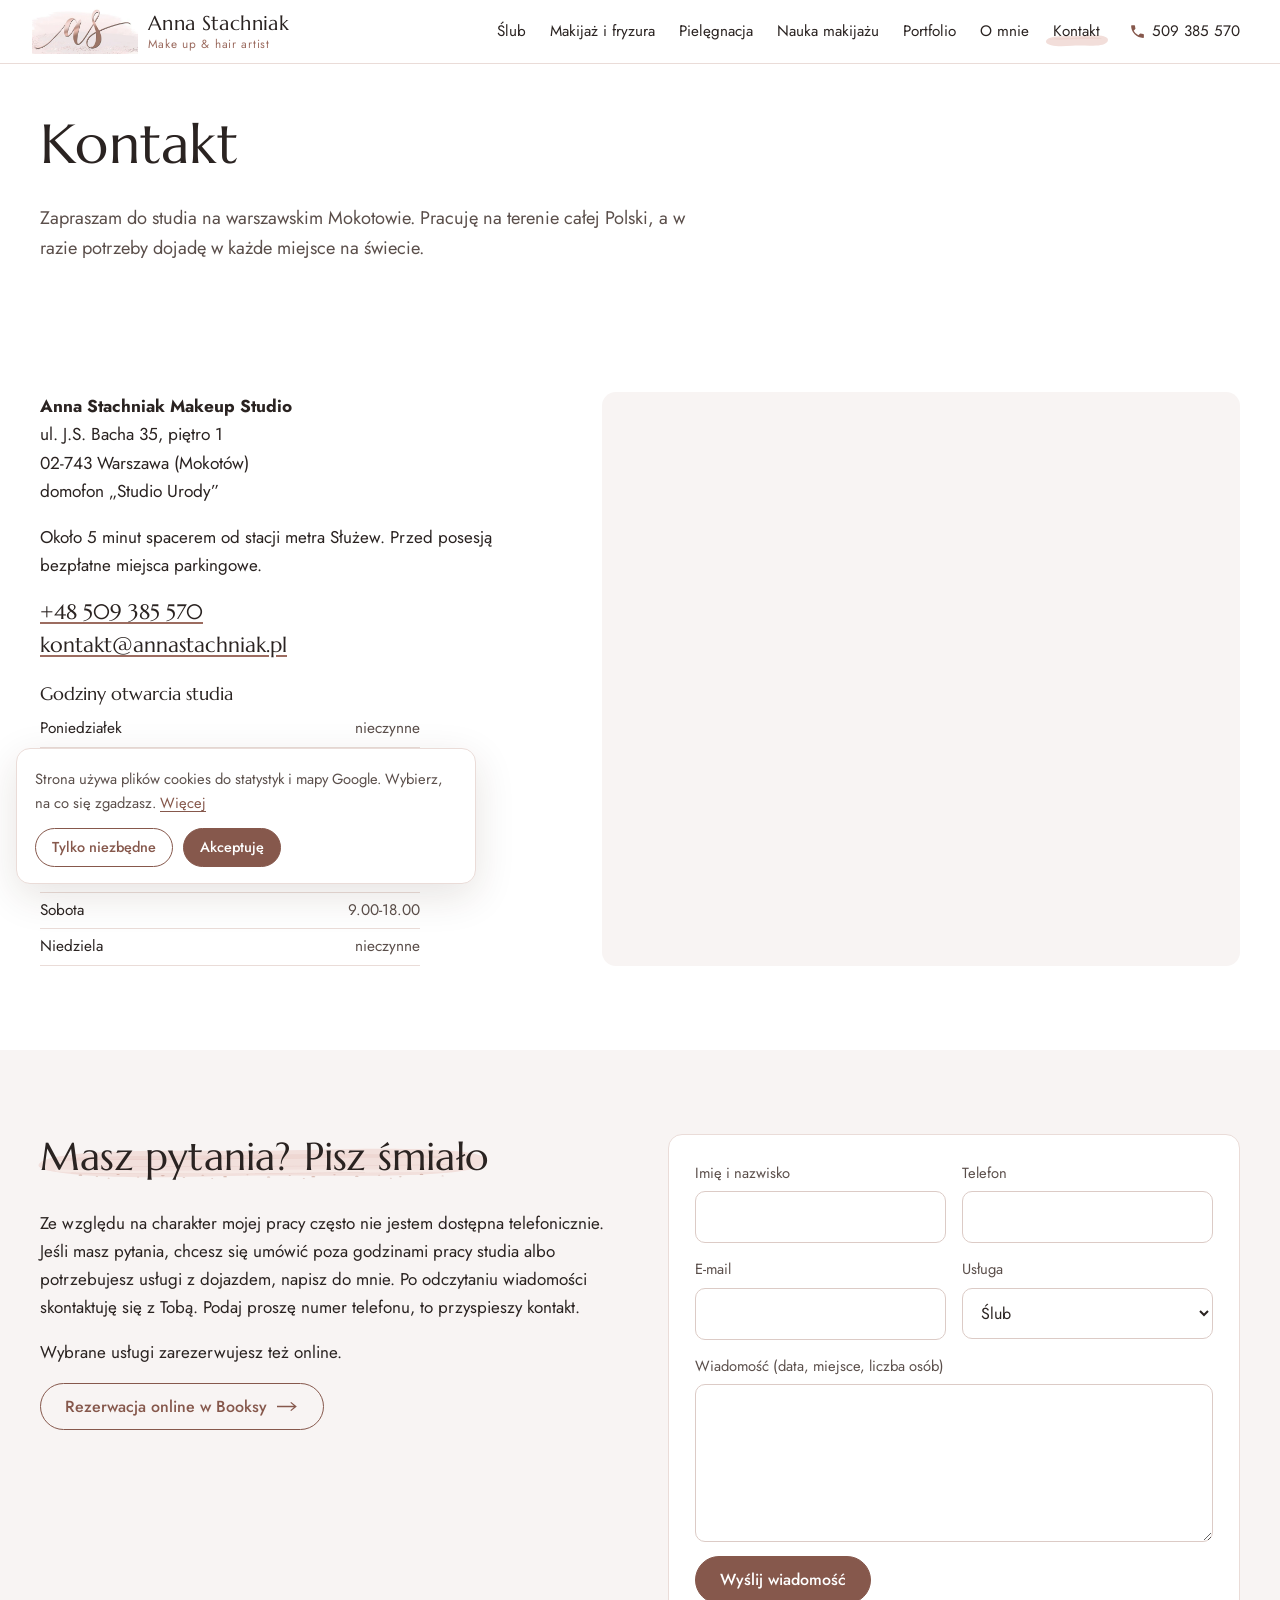
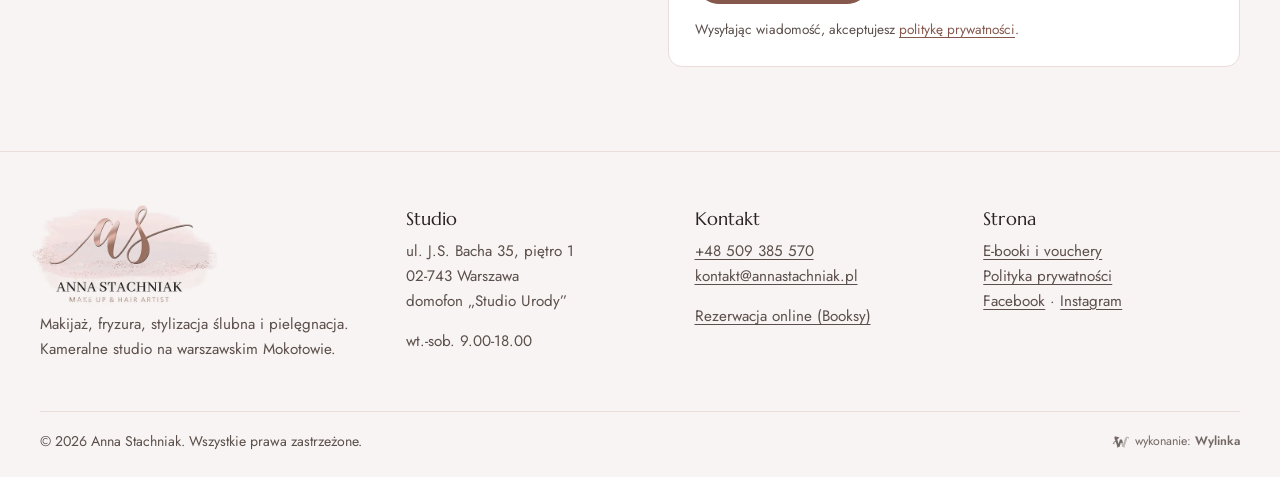
<file: kontakt.html>
<!doctype html>
<html lang="pl">
<head>
<meta charset="utf-8">
<meta name="viewport" content="width=device-width,initial-scale=1,viewport-fit=cover">
<meta name="robots" content="noindex,nofollow">
<title>Kontakt: studio makijażu Mokotów, ul. J.S. Bacha 35 | Anna Stachniak</title>
<meta name="description" content="Anna Stachniak Makeup Studio, ul. J.S. Bacha 35, piętro 1, 02-743 Warszawa. Tel. +48 509 385 570, kontakt@annastachniak.pl. Wt.-sob. 9.00-18.00.">
<meta name="theme-color" content="#ffffff">
<link rel="icon" href="img/favicon.svg" type="image/svg+xml">
<link rel="preconnect" href="https://fonts.googleapis.com">
<link rel="preconnect" href="https://fonts.gstatic.com" crossorigin>
<link href="https://fonts.googleapis.com/css2?family=Jost:wght@400;500&family=Marcellus&display=swap" rel="stylesheet">
<link rel="stylesheet" href="style.css?v=3">
<style>
.wylinka-badge{display:inline-flex;align-items:center;gap:.4em;color:inherit;text-decoration:none;font-size:.875em;line-height:1;opacity:.85}
.wylinka-badge:hover,.wylinka-badge:focus-visible{opacity:1}
.wylinka-badge:focus-visible{outline:2px solid currentColor;outline-offset:3px;border-radius:2px}
.wylinka-badge svg{width:18px;height:18px;flex:none;overflow:visible}
.wylinka-badge b{font-weight:600}
.wylinka-badge .wy-old{opacity:.45;transform-origin:40px 30px;transition:transform .32s cubic-bezier(.3,.7,.4,1),opacity .32s ease-out}
.wylinka-badge .wy-pod{opacity:0;transition:opacity .2s ease-out .08s}
.wylinka-badge:hover .wy-old,.wylinka-badge:focus-visible .wy-old{transform:translate(9px,7px) rotate(9deg);opacity:0}
.wylinka-badge:hover .wy-pod,.wylinka-badge:focus-visible .wy-pod{opacity:1}
@media (prefers-reduced-motion:reduce){.wylinka-badge .wy-old,.wylinka-badge .wy-pod{transition:none}.wylinka-badge:hover .wy-old,.wylinka-badge:focus-visible .wy-old{transform:none;opacity:.45}.wylinka-badge:hover .wy-pod,.wylinka-badge:focus-visible .wy-pod{opacity:0}}
</style>
</head>
<body class="s-kontakt">
<a class="skip" href="#tresc">Przejdź do treści</a>
<header class="top" id="top"><div class="wrap top-in">
<a class="logo" href="index.html" aria-label="Anna Stachniak, strona główna"><img src="img/monogram.webp" width="400" height="174" alt=""><span><b>Anna Stachniak</b><small>Make up &amp; hair artist</small></span></a>
<nav class="menu" id="menu" aria-label="Główne"><a href="slub.html">Ślub</a><a href="makijaz-i-fryzura.html">Makijaż i fryzura</a><a href="konsultacja-pielegnacyjna.html">Pielęgnacja</a><a href="nauka-makijazu.html">Nauka makijażu</a><a href="portfolio.html">Portfolio</a><a href="o-mnie.html">O mnie</a><a href="kontakt.html" class="on" aria-current="page">Kontakt</a><a class="m-tel" href="tel:+48509385570"><svg viewBox="0 0 24 24" aria-hidden="true"><path d="M6.6 10.8a15.1 15.1 0 0 0 6.6 6.6l2.2-2.2a1 1 0 0 1 1-.25 11.4 11.4 0 0 0 3.6.57 1 1 0 0 1 1 1V20a1 1 0 0 1-1 1A17 17 0 0 1 3 4a1 1 0 0 1 1-1h3.5a1 1 0 0 1 1 1c0 1.25.2 2.45.57 3.57a1 1 0 0 1-.25 1z" fill="currentColor"/></svg>509 385 570</a></nav>
<a class="tel-top" href="tel:+48509385570" aria-label="Zadzwoń 509 385 570"><svg viewBox="0 0 24 24" aria-hidden="true"><path d="M6.6 10.8a15.1 15.1 0 0 0 6.6 6.6l2.2-2.2a1 1 0 0 1 1-.25 11.4 11.4 0 0 0 3.6.57 1 1 0 0 1 1 1V20a1 1 0 0 1-1 1A17 17 0 0 1 3 4a1 1 0 0 1 1-1h3.5a1 1 0 0 1 1 1c0 1.25.2 2.45.57 3.57a1 1 0 0 1-.25 1z" fill="currentColor"/></svg><span>509 385 570</span></a>
<a class="btn btn-top" href="kontakt.html#formularz">Zarezerwuj termin</a>
<button class="burger" type="button" aria-label="Menu" aria-expanded="false" aria-controls="menu"><span></span><span></span><span></span></button>
</div></header>
<main id="tresc">

<section class="podhero ph-prosty"><div class="wrap">
<h1>Kontakt</h1>
<p class="lead">Zapraszam do studia na warszawskim Mokotowie. Pracuję na terenie całej Polski, a w razie potrzeby dojadę w każde miejsce na świecie.</p>
</div></section>
<section class="sekcja s-kontakt"><div class="wrap">
<div class="kontakt-grid">
<div class="kontakt-dane">
<p class="adres"><b>Anna Stachniak Makeup Studio</b><br>ul. J.S. Bacha 35, piętro 1<br>02-743 Warszawa (Mokotów)<br>domofon „Studio Urody”</p>
<p>Około 5 minut spacerem od stacji metra Służew. Przed posesją bezpłatne miejsca parkingowe.</p>
<p class="duze"><a href="tel:+48509385570">+48 509 385 570</a><br><a href="mailto:kontakt@annastachniak.pl">kontakt@annastachniak.pl</a></p>
<table class="godziny"><caption>Godziny otwarcia studia</caption>
<tr><th>Poniedziałek</th><td>nieczynne</td></tr><tr><th>Wtorek</th><td>9.00-18.00</td></tr><tr><th>Środa</th><td>9.00-18.00</td></tr><tr><th>Czwartek</th><td>9.00-18.00</td></tr><tr><th>Piątek</th><td>9.00-18.00</td></tr><tr><th>Sobota</th><td>9.00-18.00</td></tr><tr><th>Niedziela</th><td>nieczynne</td></tr></table>
</div>
<div class="mapa"><iframe title="Mapa dojazdu do studia, ul. J.S. Bacha 35, Warszawa" src="https://www.google.com/maps?q=Jana+Sebastiana+Bacha+35,+02-743+Warszawa&amp;z=16&amp;output=embed" loading="lazy" referrerpolicy="no-referrer-when-downgrade"></iframe></div>
</div>
</div></section>
<section class="sekcja jasna" id="formularz"><div class="wrap dwie">
<div>
<div class="glowa "><h2><span class="smuga-w"><svg class="smuga" viewBox="0 0 400 110" preserveAspectRatio="none" aria-hidden="true" focusable="false"><use href="img/motyw.svg#smuga"/></svg>Masz pytania? Pisz śmiało</span></h2></div>
<p>Ze względu na charakter mojej pracy często nie jestem dostępna telefonicznie. Jeśli masz pytania, chcesz się umówić poza godzinami pracy studia albo potrzebujesz usługi z dojazdem, napisz do mnie. Po odczytaniu wiadomości skontaktuję się z Tobą. Podaj proszę numer telefonu, to przyspieszy kontakt.</p>
<p>Wybrane usługi zarezerwujesz też online.</p>
<a class="btn btn-jasny" href="https://annastachniak.booksy.com">Rezerwacja online w Booksy<svg class="strz-i" viewBox="0 0 24 12" aria-hidden="true"><path d="M0 6h20M15 1.5 20.5 6 15 10.5" fill="none" stroke="currentColor" stroke-width="1.4"/></svg></a>
</div>
<form class="formularz" data-pokaz novalidate>
<label><span>Imię i nazwisko</span><input type="text" name="imie" autocomplete="name"></label>
<label><span>Telefon</span><input type="tel" name="tel" autocomplete="tel"></label>
<label><span>E-mail</span><input type="email" name="email" autocomplete="email"></label>
<label><span>Usługa</span><select name="usluga"><option>Ślub</option><option>Makijaż i fryzura</option><option>Konsultacja pielęgnacyjna</option><option>Nauka makijażu</option><option>Skin &amp; Makeup Party</option><option>Inne</option></select></label>
<label class="cala"><span>Wiadomość (data, miejsce, liczba osób)</span><textarea name="wiad" rows="5"></textarea></label>
<button class="btn" type="submit">Wyślij wiadomość</button>
<p class="male">Wysyłając wiadomość, akceptujesz <a href="polityka-prywatnosci.html">politykę prywatności</a>.</p>
<p class="info-form" role="status"></p>
</form>
</div></section>
</main>
<footer class="stopka"><div class="wrap">
<div class="st-grid">
<div class="st-marka"><img src="img/logo.webp" width="480" height="267" alt="Anna Stachniak, make up &amp; hair artist" loading="lazy"><p>Makijaż, fryzura, stylizacja ślubna i pielęgnacja. Kameralne studio na warszawskim Mokotowie.</p></div>
<div><h3>Studio</h3><p>ul. J.S. Bacha 35, piętro 1<br>02-743 Warszawa<br>domofon „Studio Urody”</p><p>wt.-sob. 9.00-18.00</p></div>
<div><h3>Kontakt</h3><p><a href="tel:+48509385570">+48 509 385 570</a><br><a href="mailto:kontakt@annastachniak.pl">kontakt@annastachniak.pl</a></p><p><a href="https://annastachniak.booksy.com" rel="noopener">Rezerwacja online (Booksy)</a></p></div>
<div><h3>Strona</h3><p><a href="sklep.html">E-booki i vouchery</a><br><a href="polityka-prywatnosci.html">Polityka prywatności</a><br><a href="https://www.facebook.com/annastachniak.makeup.and.hair" rel="noopener">Facebook</a> · <a href="https://www.instagram.com/annastachniak_makeupstudio/" rel="noopener">Instagram</a></p></div>
</div>
<div class="st-dol"><span>© <span id="rok">2026</span> Anna Stachniak. Wszystkie prawa zastrzeżone.</span><a class="wylinka-badge" href="https://wylinka.pl/?utm_source=annastachniak.pl&amp;utm_medium=stopka&amp;utm_campaign=wykonanie" rel="noopener" title="Strona wykonana przez Wylinka"><svg viewBox="0 0 64 64" aria-hidden="true" focusable="false" fill="currentColor"><path d="M9.8 22.8l-1.2-7.9 2.2-3.7 15.5 4.6-.5 1.5-7.2 5.5 4.7 15.6 5-15.6 7 0 4.1 12.7-4.2-.9-2.6 1.8-.8-2.2-5.3 15.6-4.3 0 .4 .2-2.1 2.8-1.3-1.1 1.1-1.4-3.1 .2-.1-1.7 2.2-.1-5.7-16.5-4.8 .6-.8 3.1 0 .5-.3 .5 .8 2.2-1.6 .5-.4-1.3-.8 1.6-1.5-.8 .8-1.6-1.4 .6-.6-1.6 2.3-.8 .2-.4 1.3-4.8 5.9-.8-2.4-6.9zM15.2 13.7l-.1-.4-.4 .8-.1 .8 .1 1 .1 .4 .3 .7 .3-.9 .1-.7 0-.8z"/><path class="wy-pod" d="M37.1 49.8l-4.5-13.3 2.6-1.8 4.2 .9 .9 2.8 3-9.7 0-.5 .1-.8 3.2-8.4 .5-1 .6-1 .9-1.1 1.3-1 1.1-.7 1.4-.5 1.4-.3 .7 0 .9 0 1.2 .3 1.4 .6 .8 .5 .7 .7 .6 .7 .5 .9 .3 .9 .1 .9 0 .8-.2 .9-.5 .9-.5 .6-.7 .5-.7 .3-.1-.1 0-.1 .5-.5 .3-.7 .2-.5 0-.6-.1-.6-.3-.7-.4-.5-.4-.4-.5-.3-.6-.3-.7 0-.7 .1-.6 .1-.5 .4-.5 .5-.3 .5-.2 .7-.1 1.5-1.4 5.1-.8 3.3-.3 .7-.5 .7-6 17.5 1.9 .1-.1 1.7-3.1-.2 1.1 1.4-1.3 1.1-2.1-2.8 .4-.2z"/><path class="wy-old" d="M40.8 50l.4-.2-4.1 0-4.2-12.5 2.5-1.7 4.3 .9 .6 1.9 .6-1.6 0-.3 2.4-7.8 0-.5 .1-.8 3.2-8.4 .4-.8 .6-.9 .9-1.2 .9-.9 1.3-.8 1.4-.6 1.2-.3 1.4-.1 1.3 .1 .6 .2 .8 .3 1.1 .6 .9 .7 .7 .9 .5 .9 .3 .9 .1 1.1-.1 .9-.3 .9-.4 .7-.6 .7-.6 .4-.6 .2-.1-.1 0-.1 .5-.5 .3-.7 .2-.5 0-.5-.1-.6-.2-.6-.3-.5-.4-.5-.5-.3-.6-.3-.7-.1-.6 0-.6 .1-.6 .3-.6 .5-.3 .4-.2 .5-.1 .5-.1 1.5-1.4 5.1-.8 3.3-.3 .7-.5 .7-6 17.5 1.9 .1-.1 1.7-3.1-.2 1.1 1.4-1.3 1.1zM49.6 17.1l.6 1.7-1.5 1.9 .4 .4 1.8-2.1-.7-2.1zM48.1 28.3l.5 1.8-1.7 1.8 .4 .4 1.9-2-.6-2.2zM37.9 41.7l1.7-1.5-.4-.4-1.7 1.4zM42.6 38.7l-1.5 2.8 1.1 2-1.3 2.6 .5 .2 1.5-2.8-1.1-2 1.4-2.5z"/></svg><span>wykonanie: <b>Wylinka</b></span></a></div>
</div></footer>
<div class="mob" aria-hidden="true"><a href="tel:+48509385570"><svg viewBox="0 0 24 24" aria-hidden="true"><path d="M6.6 10.8a15.1 15.1 0 0 0 6.6 6.6l2.2-2.2a1 1 0 0 1 1-.25 11.4 11.4 0 0 0 3.6.57 1 1 0 0 1 1 1V20a1 1 0 0 1-1 1A17 17 0 0 1 3 4a1 1 0 0 1 1-1h3.5a1 1 0 0 1 1 1c0 1.25.2 2.45.57 3.57a1 1 0 0 1-.25 1z" fill="currentColor"/></svg>Zadzwoń</a><a class="mob-cta" href="kontakt.html#formularz">Zarezerwuj termin</a></div>
<div class="zgody" role="dialog" aria-label="Pliki cookies"><p>Strona używa plików cookies do statystyk i mapy Google. Wybierz, na co się zgadzasz. <a href="polityka-prywatnosci.html">Więcej</a></p><div><button type="button" class="btn btn-jasny" data-zgoda="niezbedne">Tylko niezbędne</button><button type="button" class="btn" data-zgoda="wszystkie">Akceptuję</button></div></div>
<script src="app.js?v=3" defer></script>
</body>
</html>
</file>
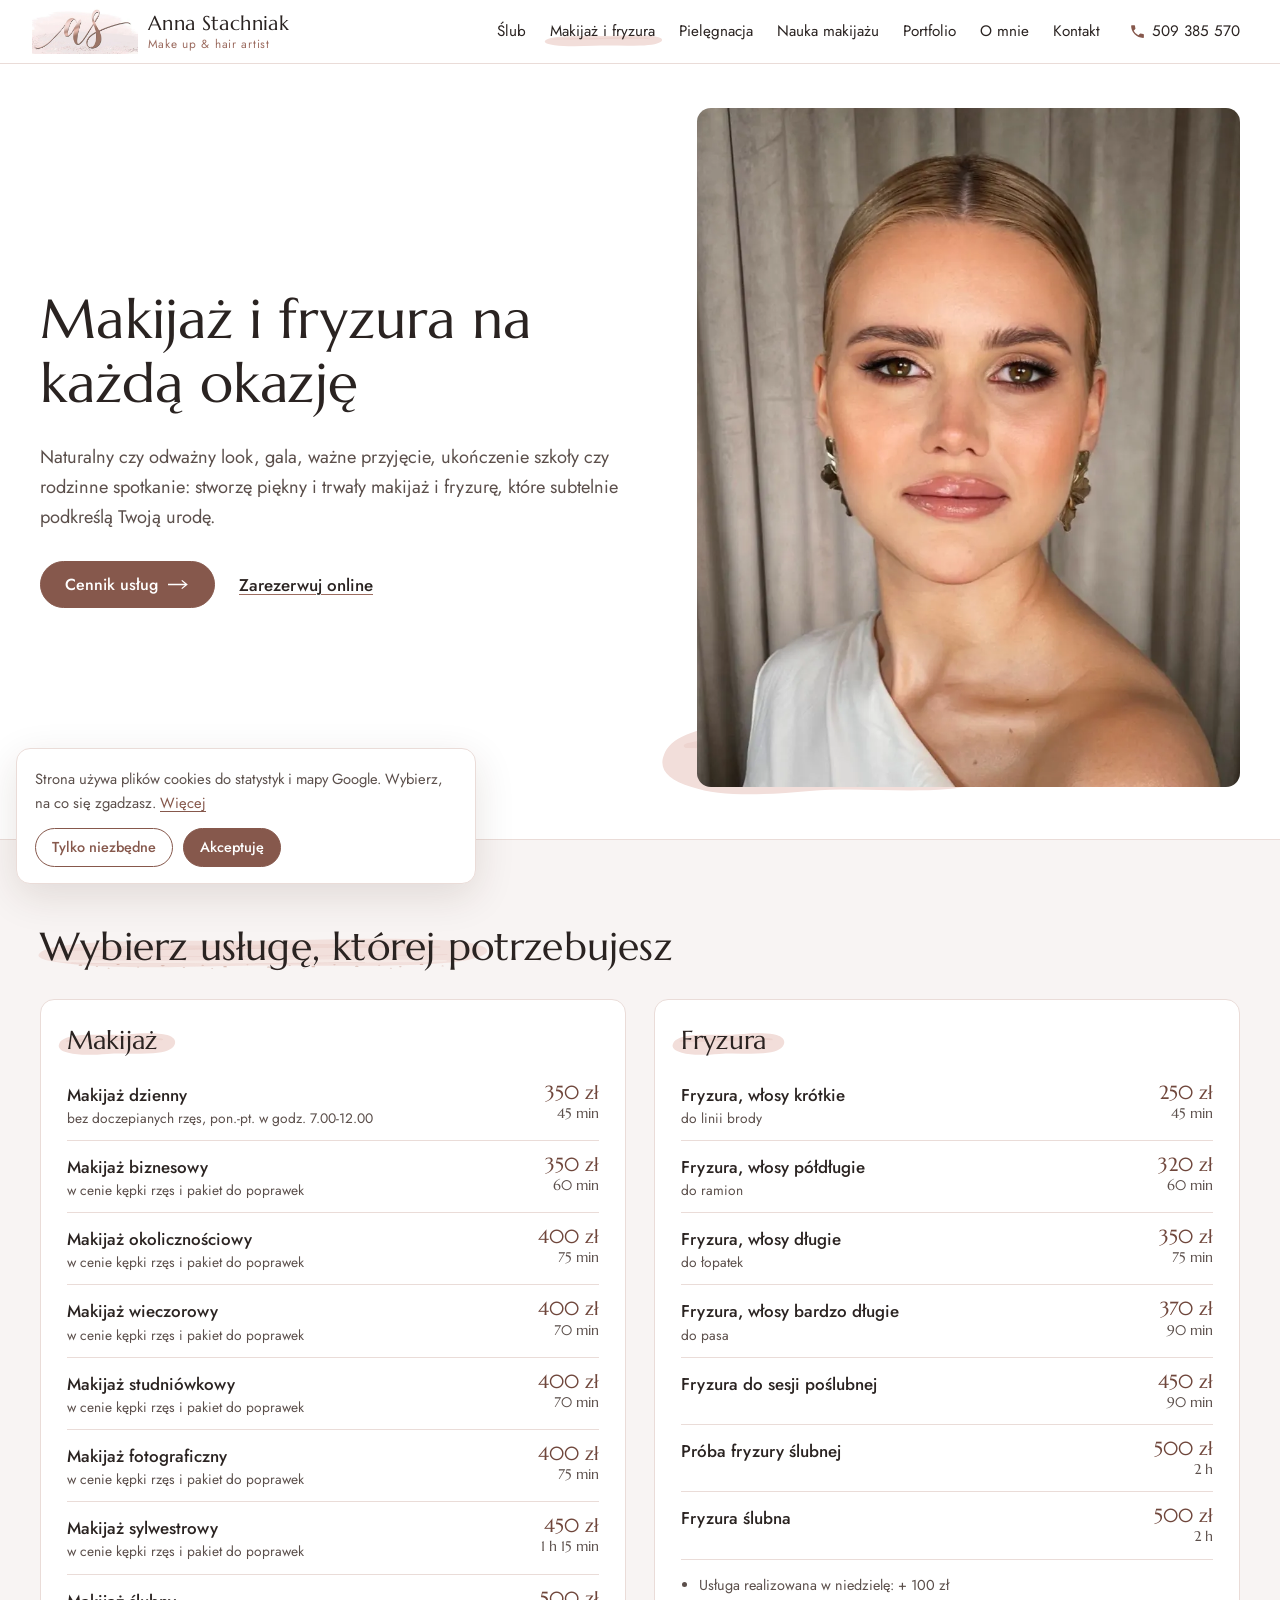
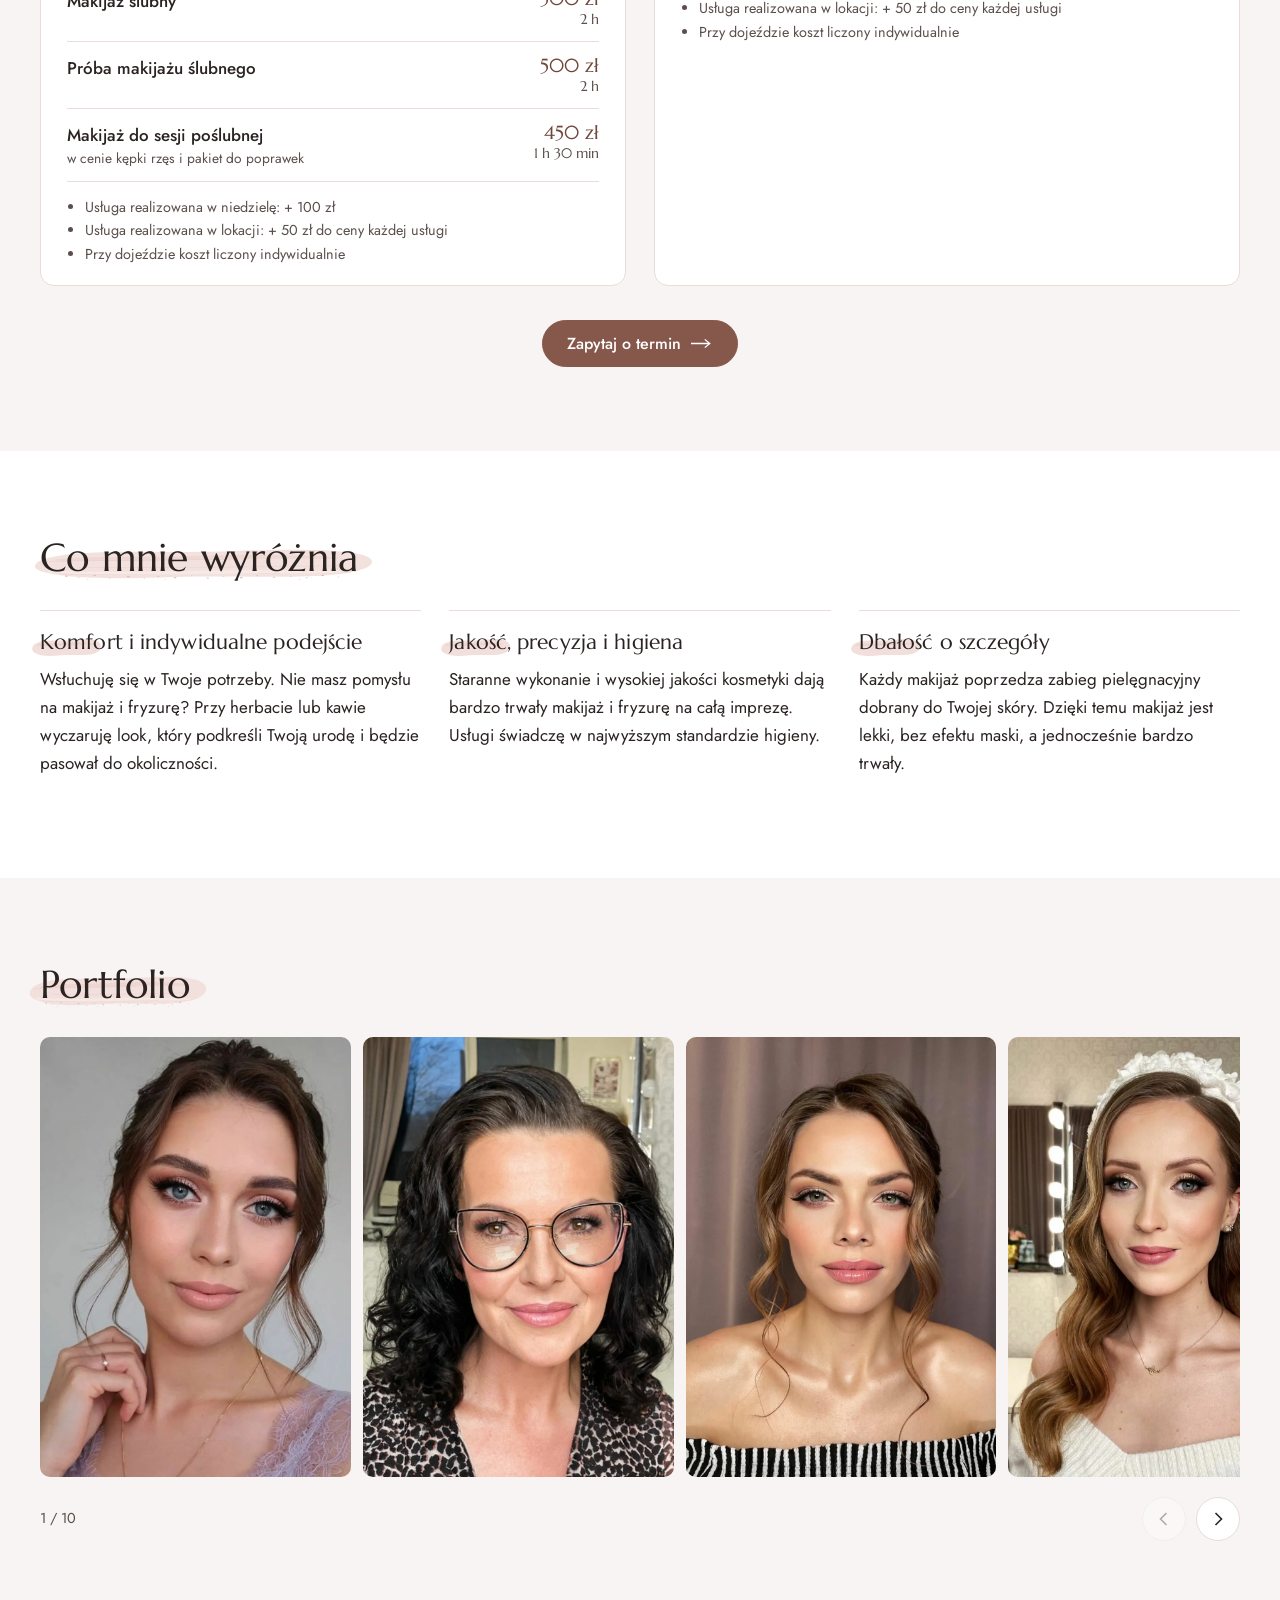
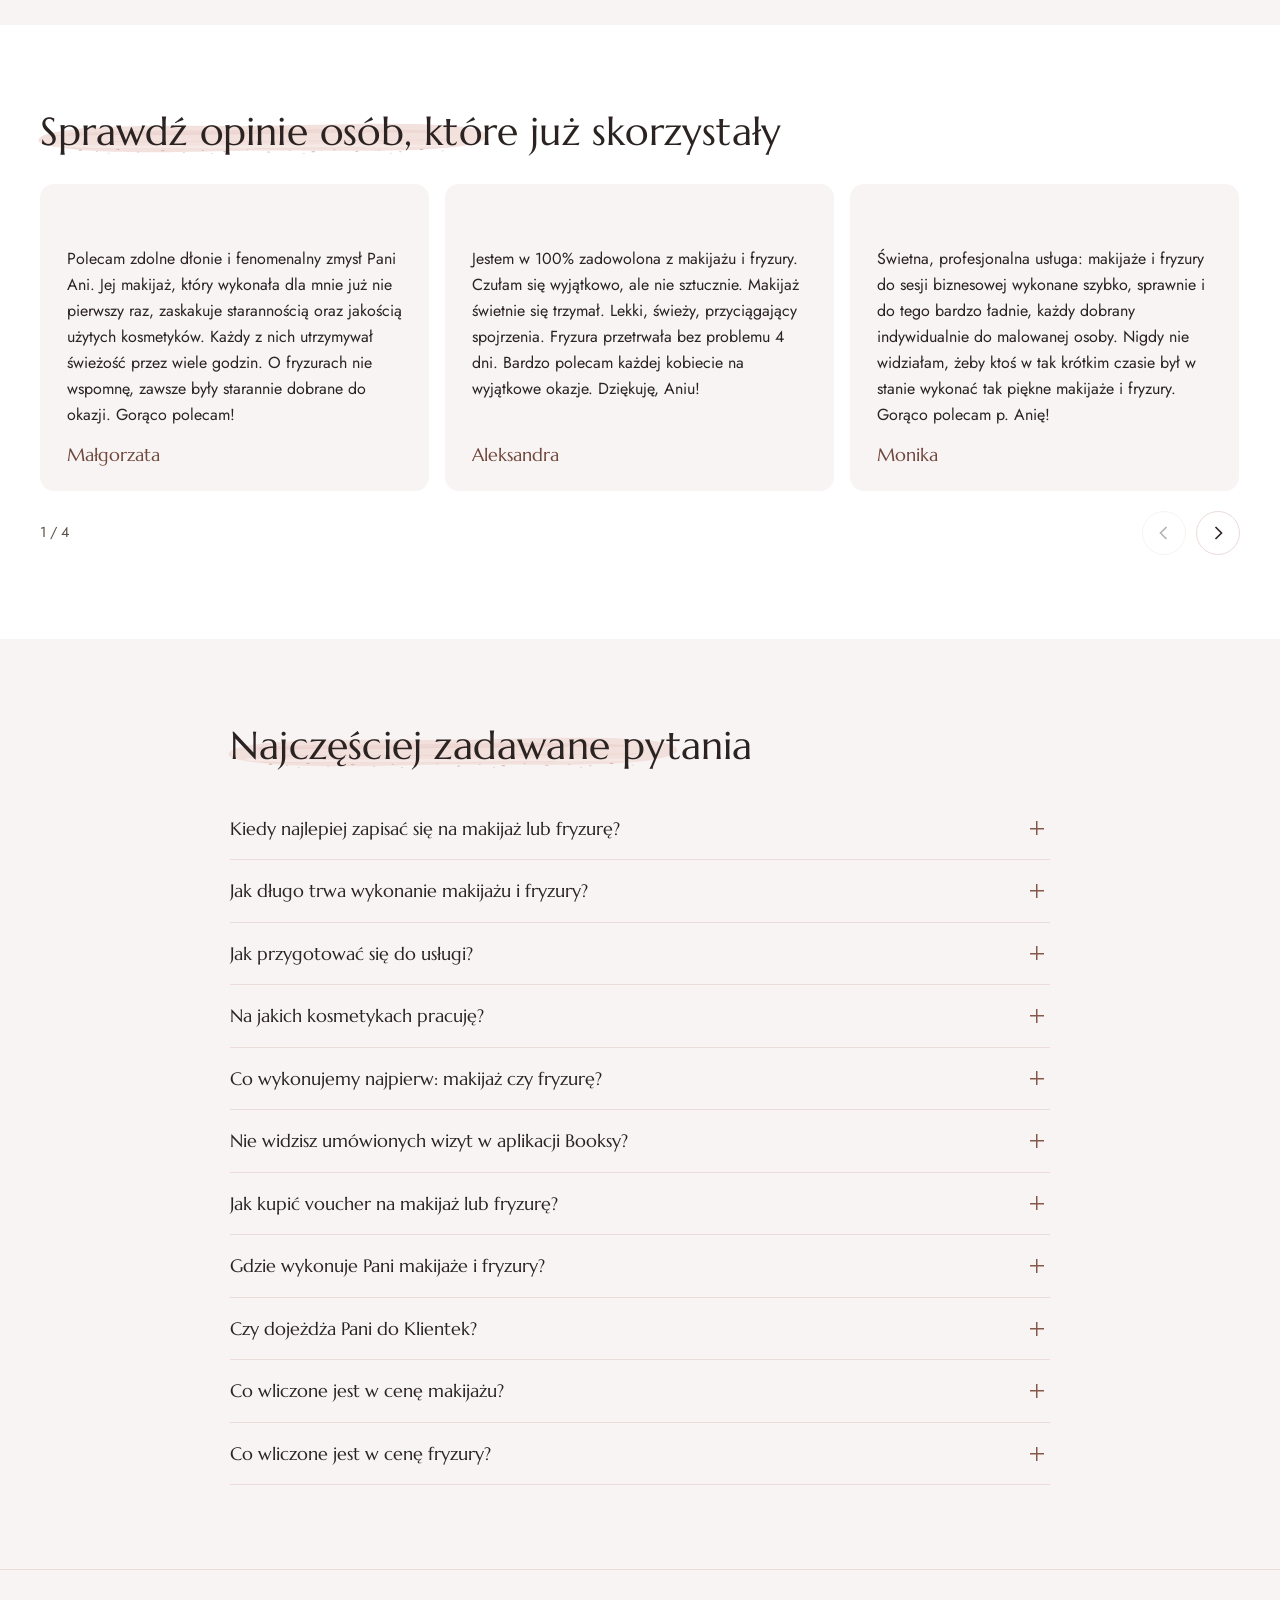
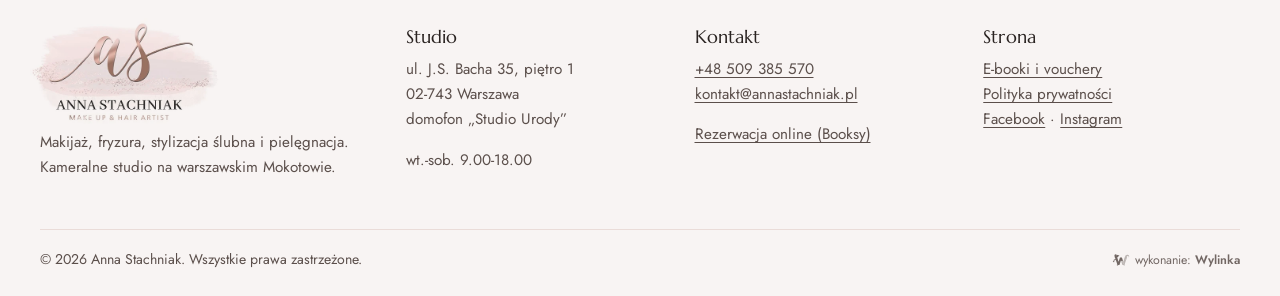
<file: makijaz-i-fryzura.html>
<!doctype html>
<html lang="pl">
<head>
<meta charset="utf-8">
<meta name="viewport" content="width=device-width,initial-scale=1,viewport-fit=cover">
<meta name="robots" content="noindex,nofollow">
<title>Makijaż i fryzura okolicznościowa Warszawa, cennik | Anna Stachniak</title>
<meta name="description" content="Makijaż dzienny, biznesowy, wieczorowy, studniówkowy, fotograficzny i ślubny oraz fryzury okolicznościowe. Cennik i studio na Mokotowie, ul. J.S. Bacha 35.">
<meta name="theme-color" content="#ffffff">
<link rel="icon" href="img/favicon.svg" type="image/svg+xml">
<link rel="preconnect" href="https://fonts.googleapis.com">
<link rel="preconnect" href="https://fonts.gstatic.com" crossorigin>
<link href="https://fonts.googleapis.com/css2?family=Jost:wght@400;500&family=Marcellus&display=swap" rel="stylesheet">
<link rel="stylesheet" href="style.css?v=3">
<style>
.wylinka-badge{display:inline-flex;align-items:center;gap:.4em;color:inherit;text-decoration:none;font-size:.875em;line-height:1;opacity:.85}
.wylinka-badge:hover,.wylinka-badge:focus-visible{opacity:1}
.wylinka-badge:focus-visible{outline:2px solid currentColor;outline-offset:3px;border-radius:2px}
.wylinka-badge svg{width:18px;height:18px;flex:none;overflow:visible}
.wylinka-badge b{font-weight:600}
.wylinka-badge .wy-old{opacity:.45;transform-origin:40px 30px;transition:transform .32s cubic-bezier(.3,.7,.4,1),opacity .32s ease-out}
.wylinka-badge .wy-pod{opacity:0;transition:opacity .2s ease-out .08s}
.wylinka-badge:hover .wy-old,.wylinka-badge:focus-visible .wy-old{transform:translate(9px,7px) rotate(9deg);opacity:0}
.wylinka-badge:hover .wy-pod,.wylinka-badge:focus-visible .wy-pod{opacity:1}
@media (prefers-reduced-motion:reduce){.wylinka-badge .wy-old,.wylinka-badge .wy-pod{transition:none}.wylinka-badge:hover .wy-old,.wylinka-badge:focus-visible .wy-old{transform:none;opacity:.45}.wylinka-badge:hover .wy-pod,.wylinka-badge:focus-visible .wy-pod{opacity:0}}
</style>
</head>
<body class="s-makijaz-i-fryzura">
<a class="skip" href="#tresc">Przejdź do treści</a>
<header class="top" id="top"><div class="wrap top-in">
<a class="logo" href="index.html" aria-label="Anna Stachniak, strona główna"><img src="img/monogram.webp" width="400" height="174" alt=""><span><b>Anna Stachniak</b><small>Make up &amp; hair artist</small></span></a>
<nav class="menu" id="menu" aria-label="Główne"><a href="slub.html">Ślub</a><a href="makijaz-i-fryzura.html" class="on" aria-current="page">Makijaż i fryzura</a><a href="konsultacja-pielegnacyjna.html">Pielęgnacja</a><a href="nauka-makijazu.html">Nauka makijażu</a><a href="portfolio.html">Portfolio</a><a href="o-mnie.html">O mnie</a><a href="kontakt.html">Kontakt</a><a class="m-tel" href="tel:+48509385570"><svg viewBox="0 0 24 24" aria-hidden="true"><path d="M6.6 10.8a15.1 15.1 0 0 0 6.6 6.6l2.2-2.2a1 1 0 0 1 1-.25 11.4 11.4 0 0 0 3.6.57 1 1 0 0 1 1 1V20a1 1 0 0 1-1 1A17 17 0 0 1 3 4a1 1 0 0 1 1-1h3.5a1 1 0 0 1 1 1c0 1.25.2 2.45.57 3.57a1 1 0 0 1-.25 1z" fill="currentColor"/></svg>509 385 570</a></nav>
<a class="tel-top" href="tel:+48509385570" aria-label="Zadzwoń 509 385 570"><svg viewBox="0 0 24 24" aria-hidden="true"><path d="M6.6 10.8a15.1 15.1 0 0 0 6.6 6.6l2.2-2.2a1 1 0 0 1 1-.25 11.4 11.4 0 0 0 3.6.57 1 1 0 0 1 1 1V20a1 1 0 0 1-1 1A17 17 0 0 1 3 4a1 1 0 0 1 1-1h3.5a1 1 0 0 1 1 1c0 1.25.2 2.45.57 3.57a1 1 0 0 1-.25 1z" fill="currentColor"/></svg><span>509 385 570</span></a>
<a class="btn btn-top" href="kontakt.html#formularz">Zarezerwuj termin</a>
<button class="burger" type="button" aria-label="Menu" aria-expanded="false" aria-controls="menu"><span></span><span></span><span></span></button>
</div></header>
<main id="tresc">

<section class="podhero"><div class="wrap ph-grid">
<div class="ph-txt">
<h1>Makijaż i fryzura na każdą okazję</h1>
<p class="lead">Naturalny czy odważny look, gala, ważne przyjęcie, ukończenie szkoły czy rodzinne spotkanie: stworzę piękny i trwały makijaż i fryzurę, które subtelnie podkreślą Twoją urodę.</p>
<div class="cta"><a class="btn " href="#cennik">Cennik usług<svg class="strz-i" viewBox="0 0 24 12" aria-hidden="true"><path d="M0 6h20M15 1.5 20.5 6 15 10.5" fill="none" stroke="currentColor" stroke-width="1.4"/></svg></a><a class="link-ciemny" href="https://annastachniak.booksy.com" rel="noopener">Zarezerwuj online</a></div>
</div>
<figure class="ph-foto"><img src="img/84840c_2026_01_3.webp" width="1080" height="1080" alt="Makijaż wieczorowy z gładkim upięciem" fetchpriority="high" decoding="async"></figure>
</div></section>

<section class="sekcja jasna" id="cennik"><div class="wrap">
<div class="glowa "><h2><span class="smuga-w"><svg class="smuga" viewBox="0 0 400 110" preserveAspectRatio="none" aria-hidden="true" focusable="false"><use href="img/motyw.svg#smuga"/></svg>Wybierz usługę, której potrzebujesz</span></h2></div>
<div class="cenniki"><div class="cennik"><h3>Makijaż</h3><ul class="poz-lista"><li><span class="poz"><b>Makijaż dzienny</b><small>bez doczepianych rzęs, pon.-pt. w godz. 7.00-12.00</small></span><span class="kw">350 zł<small>45 min</small></span></li><li><span class="poz"><b>Makijaż biznesowy</b><small>w cenie kępki rzęs i pakiet do poprawek</small></span><span class="kw">350 zł<small>60 min</small></span></li><li><span class="poz"><b>Makijaż okolicznościowy</b><small>w cenie kępki rzęs i pakiet do poprawek</small></span><span class="kw">400 zł<small>75 min</small></span></li><li><span class="poz"><b>Makijaż wieczorowy</b><small>w cenie kępki rzęs i pakiet do poprawek</small></span><span class="kw">400 zł<small>70 min</small></span></li><li><span class="poz"><b>Makijaż studniówkowy</b><small>w cenie kępki rzęs i pakiet do poprawek</small></span><span class="kw">400 zł<small>70 min</small></span></li><li><span class="poz"><b>Makijaż fotograficzny</b><small>w cenie kępki rzęs i pakiet do poprawek</small></span><span class="kw">400 zł<small>75 min</small></span></li><li><span class="poz"><b>Makijaż sylwestrowy</b><small>w cenie kępki rzęs i pakiet do poprawek</small></span><span class="kw">450 zł<small>1 h 15 min</small></span></li><li><span class="poz"><b>Makijaż ślubny</b></span><span class="kw">500 zł<small>2 h</small></span></li><li><span class="poz"><b>Próba makijażu ślubnego</b></span><span class="kw">500 zł<small>2 h</small></span></li><li><span class="poz"><b>Makijaż do sesji poślubnej</b><small>w cenie kępki rzęs i pakiet do poprawek</small></span><span class="kw">450 zł<small>1 h 30 min</small></span></li></ul><ul class="uwagi"><li>Usługa realizowana w niedzielę: + 100 zł</li><li>Usługa realizowana w lokacji: + 50 zł do ceny każdej usługi</li><li>Przy dojeździe koszt liczony indywidualnie</li></ul></div><div class="cennik"><h3>Fryzura</h3><ul class="poz-lista"><li><span class="poz"><b>Fryzura, włosy krótkie</b><small>do linii brody</small></span><span class="kw">250 zł<small>45 min</small></span></li><li><span class="poz"><b>Fryzura, włosy półdługie</b><small>do ramion</small></span><span class="kw">320 zł<small>60 min</small></span></li><li><span class="poz"><b>Fryzura, włosy długie</b><small>do łopatek</small></span><span class="kw">350 zł<small>75 min</small></span></li><li><span class="poz"><b>Fryzura, włosy bardzo długie</b><small>do pasa</small></span><span class="kw">370 zł<small>90 min</small></span></li><li><span class="poz"><b>Fryzura do sesji poślubnej</b></span><span class="kw">450 zł<small>90 min</small></span></li><li><span class="poz"><b>Próba fryzury ślubnej</b></span><span class="kw">500 zł<small>2 h</small></span></li><li><span class="poz"><b>Fryzura ślubna</b></span><span class="kw">500 zł<small>2 h</small></span></li></ul><ul class="uwagi"><li>Usługa realizowana w niedzielę: + 100 zł</li><li>Usługa realizowana w lokacji: + 50 zł do ceny każdej usługi</li><li>Przy dojeździe koszt liczony indywidualnie</li></ul></div></div>
<div class="cta-c"><a class="btn " href="kontakt.html#formularz">Zapytaj o termin<svg class="strz-i" viewBox="0 0 24 12" aria-hidden="true"><path d="M0 6h20M15 1.5 20.5 6 15 10.5" fill="none" stroke="currentColor" stroke-width="1.4"/></svg></a></div>
</div></section>

<section class="sekcja"><div class="wrap">
<div class="glowa "><h2><span class="smuga-w"><svg class="smuga" viewBox="0 0 400 110" preserveAspectRatio="none" aria-hidden="true" focusable="false"><use href="img/motyw.svg#smuga"/></svg>Co mnie wyróżnia</span></h2></div>
<div class="trzy">
<div class="cecha"><h3>Komfort i indywidualne podejście</h3><p>Wsłuchuję się w Twoje potrzeby. Nie masz pomysłu na makijaż i fryzurę? Przy herbacie lub kawie wyczaruję look, który podkreśli Twoją urodę i będzie pasował do okoliczności.</p></div>
<div class="cecha"><h3>Jakość, precyzja i higiena</h3><p>Staranne wykonanie i wysokiej jakości kosmetyki dają bardzo trwały makijaż i fryzurę na całą imprezę. Usługi świadczę w najwyższym standardzie higieny.</p></div>
<div class="cecha"><h3>Dbałość o szczegóły</h3><p>Każdy makijaż poprzedza zabieg pielęgnacyjny dobrany do Twojej skóry. Dzięki temu makijaż jest lekki, bez efektu maski, a jednocześnie bardzo trwały.</p></div>
</div>
</div></section>

<section class="sekcja jasna"><div class="wrap">
<div class="glowa "><h2><span class="smuga-w"><svg class="smuga" viewBox="0 0 400 110" preserveAspectRatio="none" aria-hidden="true" focusable="false"><use href="img/motyw.svg#smuga"/></svg>Portfolio</span></h2></div>
<div class="karuzela k-foto"><div class="tor" tabindex="0" role="region" aria-label="Portfolio makijaży"><figure class="foto" style="aspect-ratio:989/1400"><img src="img/80f94d_2023_11_1-3.webp" width="989" height="1400" alt="Makijaż z akcentem na oko" loading="lazy" decoding="async"></figure><figure class="foto" style="aspect-ratio:989/1400"><img src="img/a47103_2023_11_1-5.webp" width="989" height="1400" alt="Makijaż i fale dla dojrzałej klientki w okularach" loading="lazy" decoding="async"></figure><figure class="foto" style="aspect-ratio:989/1400"><img src="img/f64f9f_2023_11_10-1.webp" width="989" height="1400" alt="Makijaż i upięcie" loading="lazy" decoding="async"></figure><figure class="foto" style="aspect-ratio:989/1400"><img src="img/b9cf10_2023_11_11-1.webp" width="989" height="1400" alt="Makijaż i fale z opaską" loading="lazy" decoding="async"></figure><figure class="foto" style="aspect-ratio:989/1400"><img src="img/2c24aa_2023_11_12.webp" width="989" height="1400" alt="Glow makijaż" loading="lazy" decoding="async"></figure><figure class="foto" style="aspect-ratio:989/1400"><img src="img/d30957_2023_11_13-1.webp" width="989" height="1400" alt="Makijaż wieczorowy z konturowaniem" loading="lazy" decoding="async"></figure><figure class="foto" style="aspect-ratio:989/1400"><img src="img/123267_2023_11_14-1.webp" width="989" height="1400" alt="Makijaż i rude fale" loading="lazy" decoding="async"></figure><figure class="foto" style="aspect-ratio:989/1400"><img src="img/9bc294_2023_11_7-1.webp" width="989" height="1400" alt="Makijaż i krótka fryzura" loading="lazy" decoding="async"></figure><figure class="foto" style="aspect-ratio:989/1400"><img src="img/f51a8b_2023_11_2-5.webp" width="989" height="1400" alt="Długie fale i makijaż" loading="lazy" decoding="async"></figure><figure class="foto" style="aspect-ratio:1080/1080"><img src="img/fd767a_2026_01_4.webp" width="1080" height="1080" alt="Makijaż i gładkie upięcie" loading="lazy" decoding="async"></figure></div><div class="nawig"><span class="licznik" aria-hidden="true"></span><button class="strz wstecz" type="button" aria-label="Poprzednie"><svg viewBox="0 0 16 16"><path d="M10.5 2 4.5 8l6 6"/></svg></button><button class="strz dalej" type="button" aria-label="Następne"><svg viewBox="0 0 16 16"><path d="M5.5 2l6 6-6 6"/></svg></button></div></div>
</div></section>

<section class="sekcja"><div class="wrap">
<div class="glowa "><h2><span class="smuga-w"><svg class="smuga" viewBox="0 0 400 110" preserveAspectRatio="none" aria-hidden="true" focusable="false"><use href="img/motyw.svg#smuga"/></svg>Sprawdź opinie osób, które już skorzystały</span></h2></div>
<div class="karuzela k-opinie"><div class="tor" tabindex="0" role="region" aria-label="Opinie klientek"><figure class="opinia"><span class="cudz" aria-hidden="true">„</span><blockquote>Polecam zdolne dłonie i fenomenalny zmysł Pani Ani. Jej makijaż, który wykonała dla mnie już nie pierwszy raz, zaskakuje starannością oraz jakością użytych kosmetyków. Każdy z nich utrzymywał świeżość przez wiele godzin. O fryzurach nie wspomnę, zawsze były starannie dobrane do okazji. Gorąco polecam!</blockquote><figcaption>Małgorzata</figcaption></figure><figure class="opinia"><span class="cudz" aria-hidden="true">„</span><blockquote>Jestem w 100% zadowolona z makijażu i fryzury. Czułam się wyjątkowo, ale nie sztucznie. Makijaż świetnie się trzymał. Lekki, świeży, przyciągający spojrzenia. Fryzura przetrwała bez problemu 4 dni. Bardzo polecam każdej kobiecie na wyjątkowe okazje. Dziękuję, Aniu!</blockquote><figcaption>Aleksandra</figcaption></figure><figure class="opinia"><span class="cudz" aria-hidden="true">„</span><blockquote>Świetna, profesjonalna usługa: makijaże i fryzury do sesji biznesowej wykonane szybko, sprawnie i do tego bardzo ładnie, każdy dobrany indywidualnie do malowanej osoby. Nigdy nie widziałam, żeby ktoś w tak krótkim czasie był w stanie wykonać tak piękne makijaże i fryzury. Gorąco polecam p. Anię!</blockquote><figcaption>Monika</figcaption></figure><figure class="opinia"><span class="cudz" aria-hidden="true">„</span><blockquote>Jestem bardzo zadowolona z usługi. Wszystkie moje uwagi i prośby zostały uwzględnione, propozycje od p. Ani były trafne i pasowały do całej stylizacji. Nic nie musiałam poprawiać, wszystko przetrwało całą noc. Całość wyglądała pięknie!</blockquote><figcaption>Kasia</figcaption></figure></div><div class="nawig"><span class="licznik" aria-hidden="true"></span><button class="strz wstecz" type="button" aria-label="Poprzednie"><svg viewBox="0 0 16 16"><path d="M10.5 2 4.5 8l6 6"/></svg></button><button class="strz dalej" type="button" aria-label="Następne"><svg viewBox="0 0 16 16"><path d="M5.5 2l6 6-6 6"/></svg></button></div></div>
</div></section>

<section class="sekcja jasna"><div class="wrap waski">
<div class="glowa "><h2><span class="smuga-w"><svg class="smuga" viewBox="0 0 400 110" preserveAspectRatio="none" aria-hidden="true" focusable="false"><use href="img/motyw.svg#smuga"/></svg>Najczęściej zadawane pytania</span></h2></div>
<div class="faq"><details><summary>Kiedy najlepiej zapisać się na makijaż lub fryzurę?</summary><div class="odp"><p>Im szybciej, tym lepiej. Jeśli znasz już datę uroczystości, zapraszam do kontaktu. Ze względu na imprezy, sesje, eventy, szkolenia i stałe klientki terminarz szybko się zapełnia.</p></div></details><details><summary>Jak długo trwa wykonanie makijażu i fryzury?</summary><div class="odp"><p>Makijaż trwa zazwyczaj około 60 minut, fryzura od 40 do 80 minut, zależnie od długości włosów i rodzaju fryzury. Dokładny czas podaję przy każdej usłudze.</p></div></details><details><summary>Jak przygotować się do usługi?</summary><div class="odp"><ul><li>Na tydzień przed makijażem wykonaj min. 2 razy peeling twarzy (w tym jeden dzień przed) i codziennie nawilżaj skórę oraz usta.</li><li>Na 2-3 dni przed usługą wykonaj regulację brwi.</li><li>Na czesanie przyjdź w czystych, świeżo umytych i wysuszonych włosach. Jeśli mamy wpiąć dekoracje, przygotuj je.</li><li>Załóż bluzkę z większym dekoltem lub koszulę rozpinaną z przodu, żeby przebrać się bez uszkodzenia makijażu i fryzury.</li></ul></div></details><details><summary>Na jakich kosmetykach pracuję?</summary><div class="odp"><p>Na profesjonalnych produktach marek dla wizażystów i marek premium, m.in. Kanebo, Shiseido, Guerlain, Benefit, Smashbox, Estée Lauder, Chanel, YSL, Rare Beauty, Inglot, MAC, Dior, Lancôme, Bobbi Brown, Natasha Denona, Tom Ford, Huda Beauty, Charlotte Tilbury, Kryolan, Ben Nye, Hourglass, Mahron, NYX, Urban Decay, Clinique. Pracuję na jednorazowych aplikatorach i gąbkach, dezynfekuję pędzle i kosmetyki. Fryzury wykonuję na profesjonalnych salonowych kosmetykach do stylizacji.</p></div></details><details><summary>Co wykonujemy najpierw: makijaż czy fryzurę?</summary><div class="odp"><p>Najpierw makijaż, potem fryzurę. Jeśli fryzurę robisz u swojego fryzjera, najpierw uczesanie, a potem wizyta u mnie na makijaż.</p></div></details><details><summary>Nie widzisz umówionych wizyt w aplikacji Booksy?</summary><div class="odp"><p>Jeśli nie rezerwowałaś wcześniej przez Booksy, wizyty umówione telefonicznie lub mailowo nie będą widoczne w aplikacji. Wejdź na <a href="https://annastachniak.booksy.com" rel="noopener">annastachniak.booksy.com</a>, wybierz w ofercie Makijaż: „Pierwsza usługa: aktywacja systemu Booksy”, zarezerwuj dowolny termin i odśwież aplikację. Wizyty pojawią się w zakładce Wizyty.</p></div></details><details><summary>Jak kupić voucher na makijaż lub fryzurę?</summary><div class="odp"><p>W <a href="sklep.html">sklepie</a> wybierz Voucher podarunkowy, następnie wartość (np. 200 zł) lub konkretną usługę. Voucher otrzymasz elektronicznie do samodzielnego wydruku, jest ważny 6 miesięcy od zakupu.</p></div></details><details><summary>Gdzie wykonuje Pani makijaże i fryzury?</summary><div class="odp"><p>W kameralnym studiu na warszawskim Mokotowie, 5 minut spacerem od metra Służew: ul. J.S. Bacha 35, piętro 1, domofon przy drzwiach wejściowych. Przed posesją bezpłatne miejsca parkingowe.</p></div></details><details><summary>Czy dojeżdża Pani do Klientek?</summary><div class="odp"><p>Dojazd na terenie Warszawy jest możliwy w okresie listopad-maj przy zamówieniu minimum 4 usług (np. dwóch makijaży i dwóch fryzur). Koszt dojazdu w Warszawie i poza nią ustalany jest indywidualnie. Pracuję i dojeżdżam na terenie całej Polski.</p></div></details><details><summary>Co wliczone jest w cenę makijażu?</summary><div class="odp"><ul><li>wywiad o cerze i preferencjach</li><li>analiza rodzaju cery i proporcji twarzy</li><li>krótki zabieg pielęgnujący przygotowujący cerę</li><li>makijaż na profesjonalnych kosmetykach, z kępkami lub paskiem rzęs i utrwaleniem fixerem na życzenie</li><li>koszt użytych kosmetyków</li><li>pakiet poprawkowy (próbka szminki i bibułki matujące)</li></ul></div></details><details><summary>Co wliczone jest w cenę fryzury?</summary><div class="odp"><ul><li>wywiad o włosach i preferencjach</li><li>analiza proporcji twarzy</li><li>pielęgnacja i przygotowanie włosów do czesania</li><li>fryzura na profesjonalnych kosmetykach do stylizacji</li><li>koszt wsuwek, kokówek, gumek, wypełniaczy do koka i kosmetyków</li></ul></div></details></div>
</div></section>
</main>
<footer class="stopka"><div class="wrap">
<div class="st-grid">
<div class="st-marka"><img src="img/logo.webp" width="480" height="267" alt="Anna Stachniak, make up &amp; hair artist" loading="lazy"><p>Makijaż, fryzura, stylizacja ślubna i pielęgnacja. Kameralne studio na warszawskim Mokotowie.</p></div>
<div><h3>Studio</h3><p>ul. J.S. Bacha 35, piętro 1<br>02-743 Warszawa<br>domofon „Studio Urody”</p><p>wt.-sob. 9.00-18.00</p></div>
<div><h3>Kontakt</h3><p><a href="tel:+48509385570">+48 509 385 570</a><br><a href="mailto:kontakt@annastachniak.pl">kontakt@annastachniak.pl</a></p><p><a href="https://annastachniak.booksy.com" rel="noopener">Rezerwacja online (Booksy)</a></p></div>
<div><h3>Strona</h3><p><a href="sklep.html">E-booki i vouchery</a><br><a href="polityka-prywatnosci.html">Polityka prywatności</a><br><a href="https://www.facebook.com/annastachniak.makeup.and.hair" rel="noopener">Facebook</a> · <a href="https://www.instagram.com/annastachniak_makeupstudio/" rel="noopener">Instagram</a></p></div>
</div>
<div class="st-dol"><span>© <span id="rok">2026</span> Anna Stachniak. Wszystkie prawa zastrzeżone.</span><a class="wylinka-badge" href="https://wylinka.pl/?utm_source=annastachniak.pl&amp;utm_medium=stopka&amp;utm_campaign=wykonanie" rel="noopener" title="Strona wykonana przez Wylinka"><svg viewBox="0 0 64 64" aria-hidden="true" focusable="false" fill="currentColor"><path d="M9.8 22.8l-1.2-7.9 2.2-3.7 15.5 4.6-.5 1.5-7.2 5.5 4.7 15.6 5-15.6 7 0 4.1 12.7-4.2-.9-2.6 1.8-.8-2.2-5.3 15.6-4.3 0 .4 .2-2.1 2.8-1.3-1.1 1.1-1.4-3.1 .2-.1-1.7 2.2-.1-5.7-16.5-4.8 .6-.8 3.1 0 .5-.3 .5 .8 2.2-1.6 .5-.4-1.3-.8 1.6-1.5-.8 .8-1.6-1.4 .6-.6-1.6 2.3-.8 .2-.4 1.3-4.8 5.9-.8-2.4-6.9zM15.2 13.7l-.1-.4-.4 .8-.1 .8 .1 1 .1 .4 .3 .7 .3-.9 .1-.7 0-.8z"/><path class="wy-pod" d="M37.1 49.8l-4.5-13.3 2.6-1.8 4.2 .9 .9 2.8 3-9.7 0-.5 .1-.8 3.2-8.4 .5-1 .6-1 .9-1.1 1.3-1 1.1-.7 1.4-.5 1.4-.3 .7 0 .9 0 1.2 .3 1.4 .6 .8 .5 .7 .7 .6 .7 .5 .9 .3 .9 .1 .9 0 .8-.2 .9-.5 .9-.5 .6-.7 .5-.7 .3-.1-.1 0-.1 .5-.5 .3-.7 .2-.5 0-.6-.1-.6-.3-.7-.4-.5-.4-.4-.5-.3-.6-.3-.7 0-.7 .1-.6 .1-.5 .4-.5 .5-.3 .5-.2 .7-.1 1.5-1.4 5.1-.8 3.3-.3 .7-.5 .7-6 17.5 1.9 .1-.1 1.7-3.1-.2 1.1 1.4-1.3 1.1-2.1-2.8 .4-.2z"/><path class="wy-old" d="M40.8 50l.4-.2-4.1 0-4.2-12.5 2.5-1.7 4.3 .9 .6 1.9 .6-1.6 0-.3 2.4-7.8 0-.5 .1-.8 3.2-8.4 .4-.8 .6-.9 .9-1.2 .9-.9 1.3-.8 1.4-.6 1.2-.3 1.4-.1 1.3 .1 .6 .2 .8 .3 1.1 .6 .9 .7 .7 .9 .5 .9 .3 .9 .1 1.1-.1 .9-.3 .9-.4 .7-.6 .7-.6 .4-.6 .2-.1-.1 0-.1 .5-.5 .3-.7 .2-.5 0-.5-.1-.6-.2-.6-.3-.5-.4-.5-.5-.3-.6-.3-.7-.1-.6 0-.6 .1-.6 .3-.6 .5-.3 .4-.2 .5-.1 .5-.1 1.5-1.4 5.1-.8 3.3-.3 .7-.5 .7-6 17.5 1.9 .1-.1 1.7-3.1-.2 1.1 1.4-1.3 1.1zM49.6 17.1l.6 1.7-1.5 1.9 .4 .4 1.8-2.1-.7-2.1zM48.1 28.3l.5 1.8-1.7 1.8 .4 .4 1.9-2-.6-2.2zM37.9 41.7l1.7-1.5-.4-.4-1.7 1.4zM42.6 38.7l-1.5 2.8 1.1 2-1.3 2.6 .5 .2 1.5-2.8-1.1-2 1.4-2.5z"/></svg><span>wykonanie: <b>Wylinka</b></span></a></div>
</div></footer>
<div class="mob" aria-hidden="true"><a href="tel:+48509385570"><svg viewBox="0 0 24 24" aria-hidden="true"><path d="M6.6 10.8a15.1 15.1 0 0 0 6.6 6.6l2.2-2.2a1 1 0 0 1 1-.25 11.4 11.4 0 0 0 3.6.57 1 1 0 0 1 1 1V20a1 1 0 0 1-1 1A17 17 0 0 1 3 4a1 1 0 0 1 1-1h3.5a1 1 0 0 1 1 1c0 1.25.2 2.45.57 3.57a1 1 0 0 1-.25 1z" fill="currentColor"/></svg>Zadzwoń</a><a class="mob-cta" href="kontakt.html#formularz">Zarezerwuj termin</a></div>
<div class="zgody" role="dialog" aria-label="Pliki cookies"><p>Strona używa plików cookies do statystyk i mapy Google. Wybierz, na co się zgadzasz. <a href="polityka-prywatnosci.html">Więcej</a></p><div><button type="button" class="btn btn-jasny" data-zgoda="niezbedne">Tylko niezbędne</button><button type="button" class="btn" data-zgoda="wszystkie">Akceptuję</button></div></div>
<script src="app.js?v=3" defer></script>
</body>
</html>
</file>
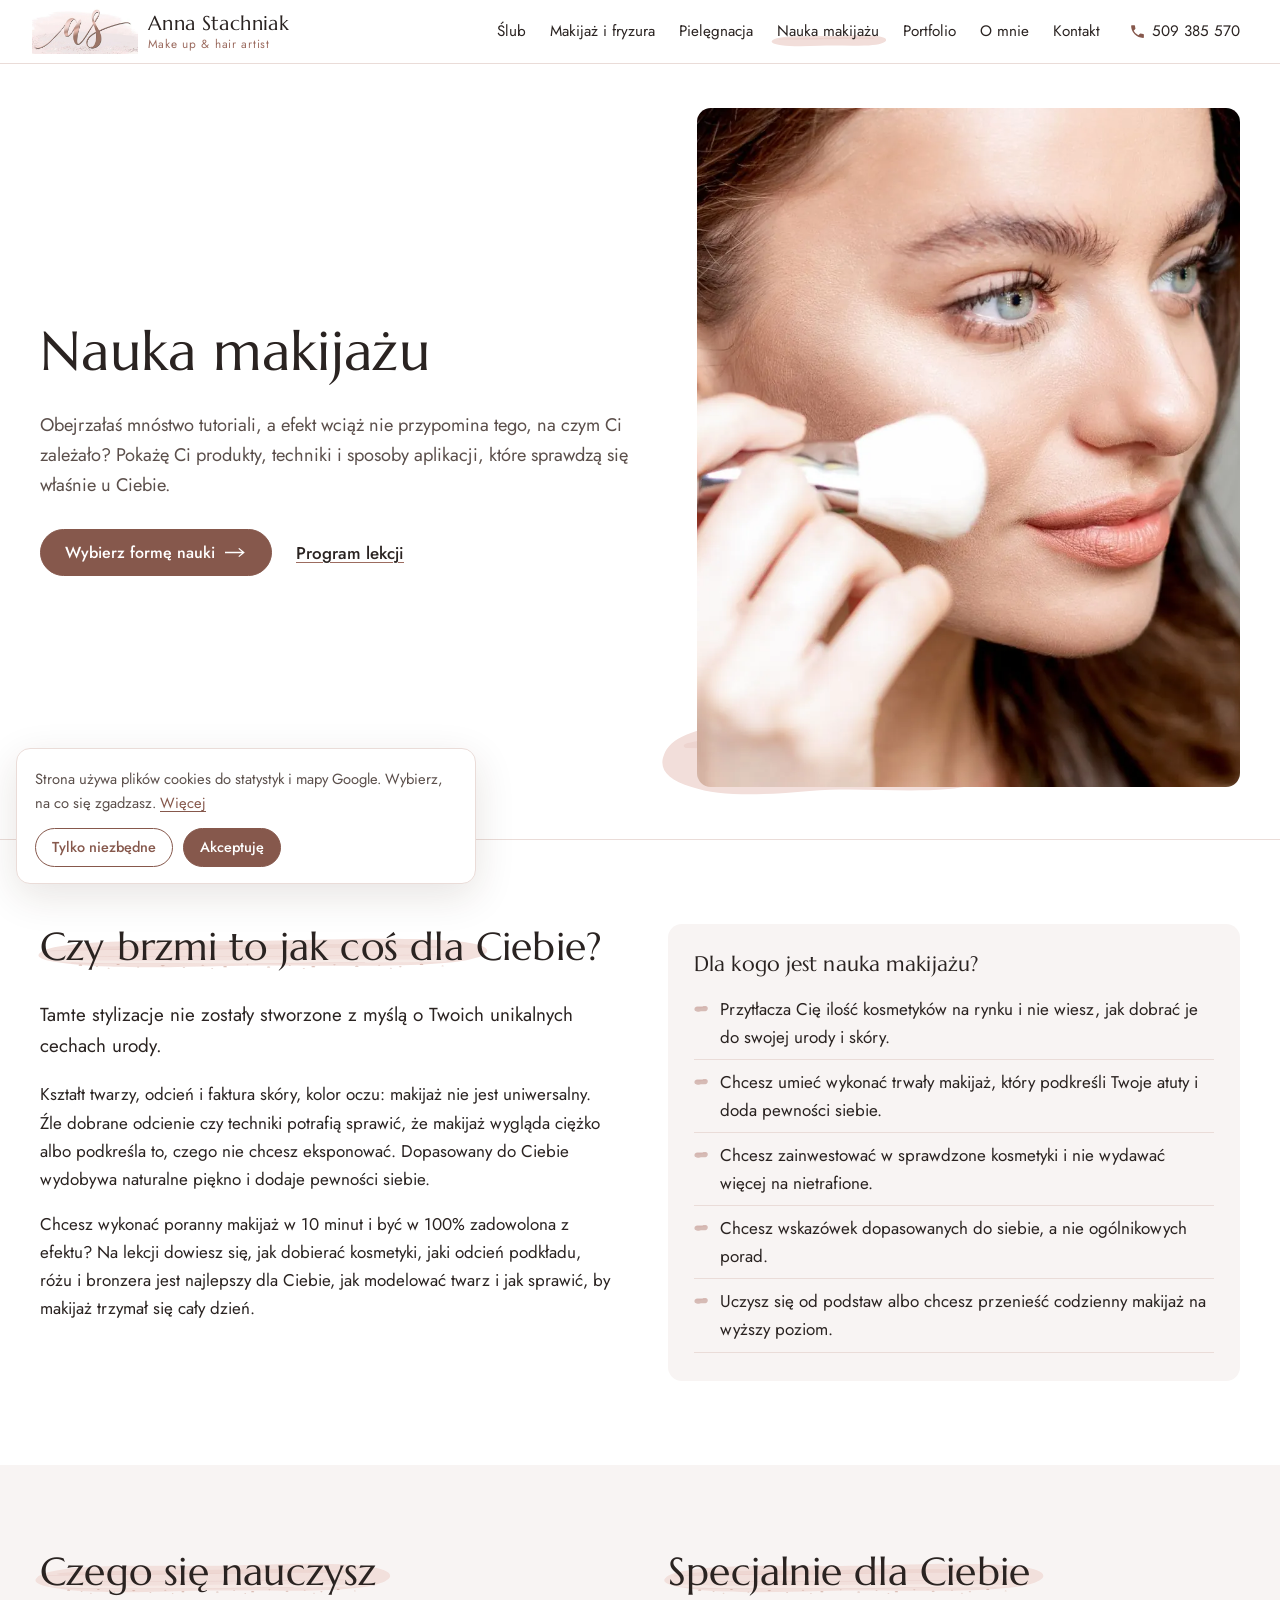
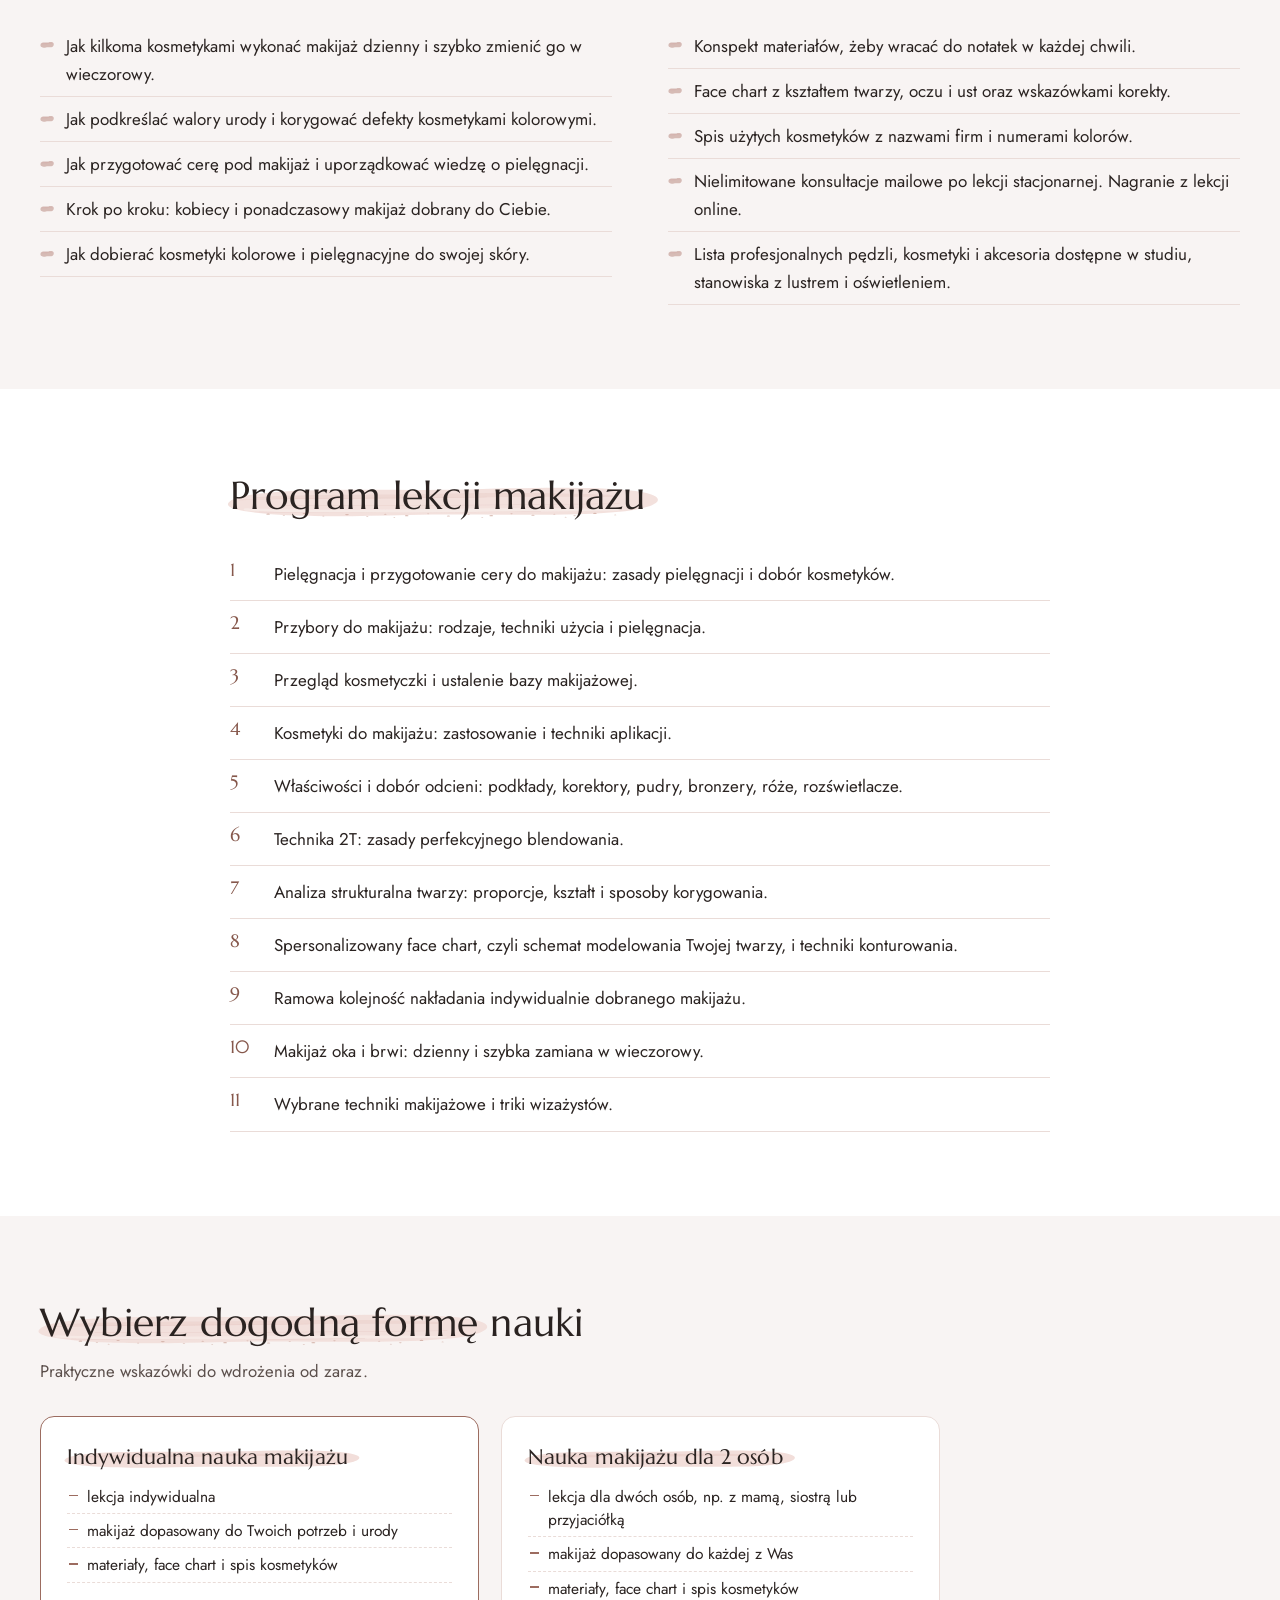
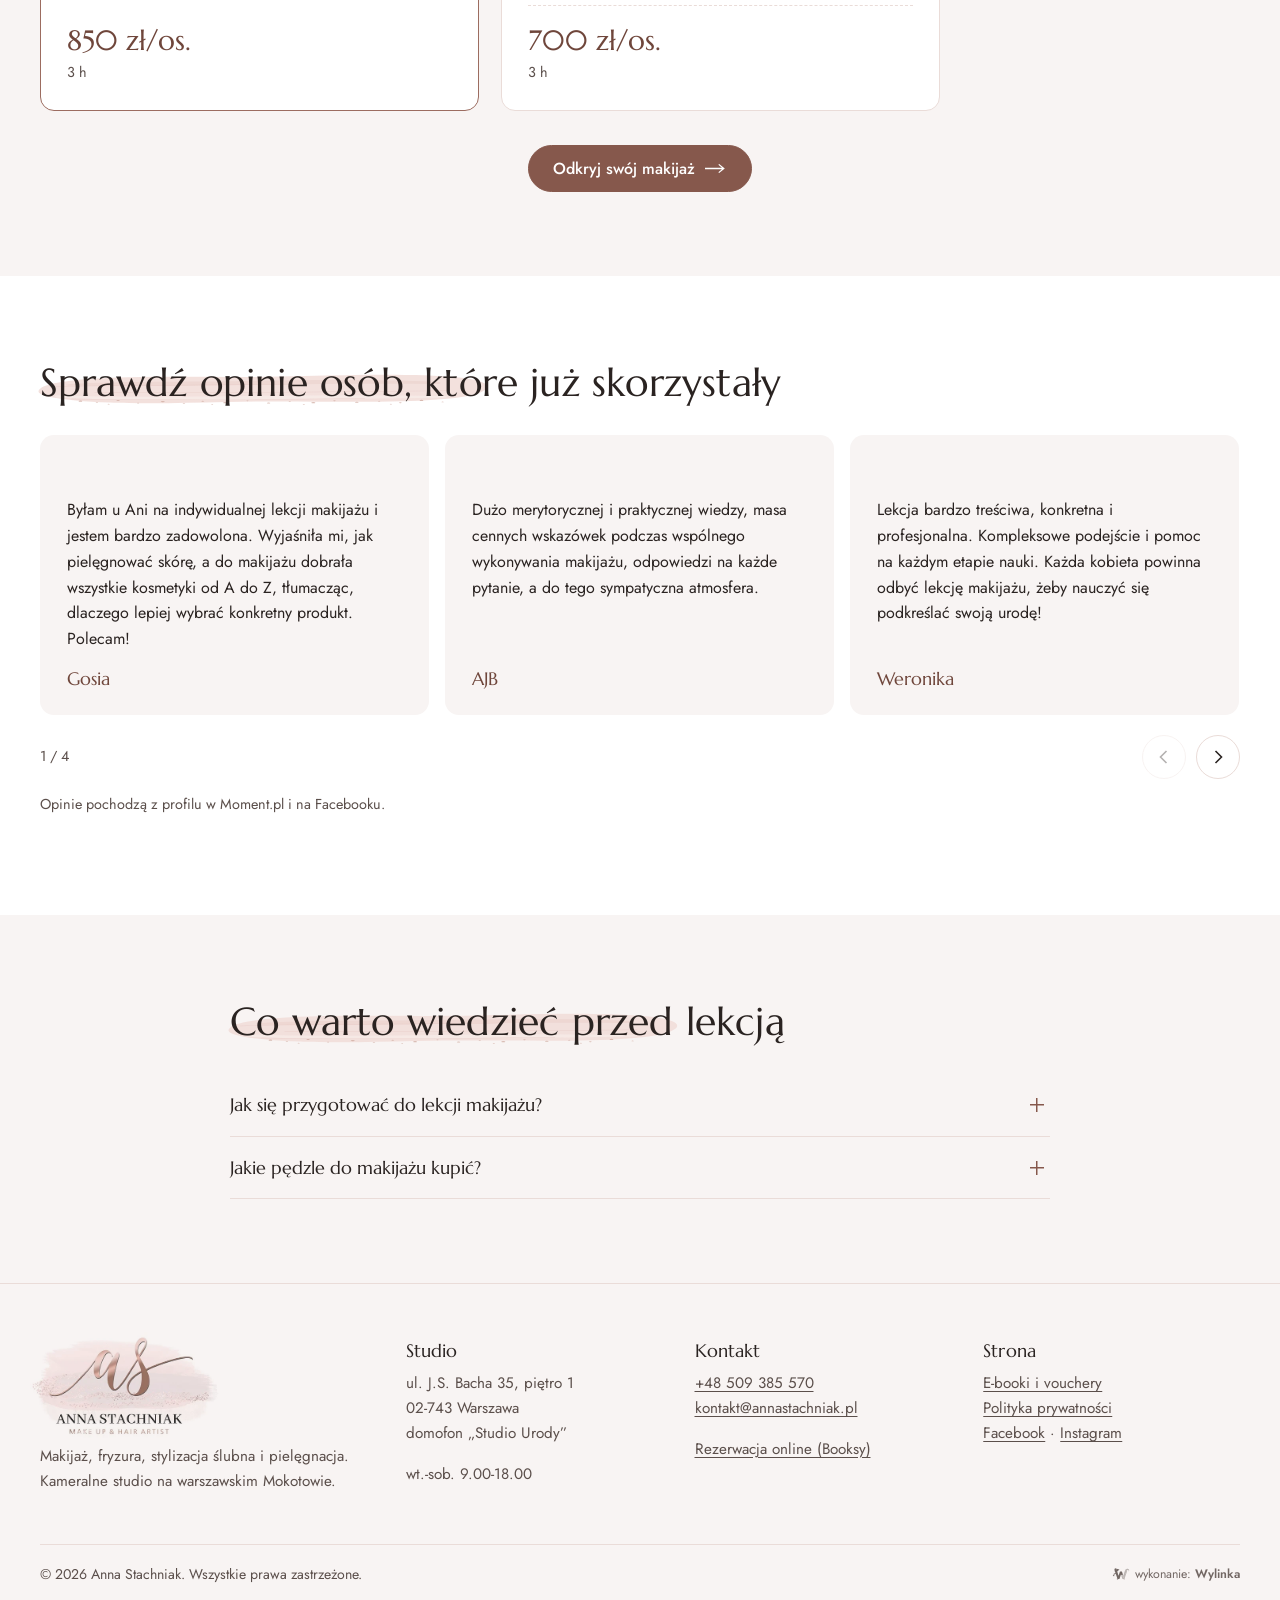
<file: nauka-makijazu.html>
<!doctype html>
<html lang="pl">
<head>
<meta charset="utf-8">
<meta name="viewport" content="width=device-width,initial-scale=1,viewport-fit=cover">
<meta name="robots" content="noindex,nofollow">
<title>Nauka makijażu, indywidualna lekcja Warszawa | Anna Stachniak</title>
<meta name="description" content="Indywidualna lekcja makijażu (850 zł, 3 h) lub nauka dla 2 osób (700 zł/os.) w studiu na Mokotowie. Makijaż dopasowany do Twojej urody, face chart i spis kosmetyków.">
<meta name="theme-color" content="#ffffff">
<link rel="icon" href="img/favicon.svg" type="image/svg+xml">
<link rel="preconnect" href="https://fonts.googleapis.com">
<link rel="preconnect" href="https://fonts.gstatic.com" crossorigin>
<link href="https://fonts.googleapis.com/css2?family=Jost:wght@400;500&family=Marcellus&display=swap" rel="stylesheet">
<link rel="stylesheet" href="style.css?v=3">
<style>
.wylinka-badge{display:inline-flex;align-items:center;gap:.4em;color:inherit;text-decoration:none;font-size:.875em;line-height:1;opacity:.85}
.wylinka-badge:hover,.wylinka-badge:focus-visible{opacity:1}
.wylinka-badge:focus-visible{outline:2px solid currentColor;outline-offset:3px;border-radius:2px}
.wylinka-badge svg{width:18px;height:18px;flex:none;overflow:visible}
.wylinka-badge b{font-weight:600}
.wylinka-badge .wy-old{opacity:.45;transform-origin:40px 30px;transition:transform .32s cubic-bezier(.3,.7,.4,1),opacity .32s ease-out}
.wylinka-badge .wy-pod{opacity:0;transition:opacity .2s ease-out .08s}
.wylinka-badge:hover .wy-old,.wylinka-badge:focus-visible .wy-old{transform:translate(9px,7px) rotate(9deg);opacity:0}
.wylinka-badge:hover .wy-pod,.wylinka-badge:focus-visible .wy-pod{opacity:1}
@media (prefers-reduced-motion:reduce){.wylinka-badge .wy-old,.wylinka-badge .wy-pod{transition:none}.wylinka-badge:hover .wy-old,.wylinka-badge:focus-visible .wy-old{transform:none;opacity:.45}.wylinka-badge:hover .wy-pod,.wylinka-badge:focus-visible .wy-pod{opacity:0}}
</style>
</head>
<body class="s-nauka-makijazu">
<a class="skip" href="#tresc">Przejdź do treści</a>
<header class="top" id="top"><div class="wrap top-in">
<a class="logo" href="index.html" aria-label="Anna Stachniak, strona główna"><img src="img/monogram.webp" width="400" height="174" alt=""><span><b>Anna Stachniak</b><small>Make up &amp; hair artist</small></span></a>
<nav class="menu" id="menu" aria-label="Główne"><a href="slub.html">Ślub</a><a href="makijaz-i-fryzura.html">Makijaż i fryzura</a><a href="konsultacja-pielegnacyjna.html">Pielęgnacja</a><a href="nauka-makijazu.html" class="on" aria-current="page">Nauka makijażu</a><a href="portfolio.html">Portfolio</a><a href="o-mnie.html">O mnie</a><a href="kontakt.html">Kontakt</a><a class="m-tel" href="tel:+48509385570"><svg viewBox="0 0 24 24" aria-hidden="true"><path d="M6.6 10.8a15.1 15.1 0 0 0 6.6 6.6l2.2-2.2a1 1 0 0 1 1-.25 11.4 11.4 0 0 0 3.6.57 1 1 0 0 1 1 1V20a1 1 0 0 1-1 1A17 17 0 0 1 3 4a1 1 0 0 1 1-1h3.5a1 1 0 0 1 1 1c0 1.25.2 2.45.57 3.57a1 1 0 0 1-.25 1z" fill="currentColor"/></svg>509 385 570</a></nav>
<a class="tel-top" href="tel:+48509385570" aria-label="Zadzwoń 509 385 570"><svg viewBox="0 0 24 24" aria-hidden="true"><path d="M6.6 10.8a15.1 15.1 0 0 0 6.6 6.6l2.2-2.2a1 1 0 0 1 1-.25 11.4 11.4 0 0 0 3.6.57 1 1 0 0 1 1 1V20a1 1 0 0 1-1 1A17 17 0 0 1 3 4a1 1 0 0 1 1-1h3.5a1 1 0 0 1 1 1c0 1.25.2 2.45.57 3.57a1 1 0 0 1-.25 1z" fill="currentColor"/></svg><span>509 385 570</span></a>
<a class="btn btn-top" href="kontakt.html#formularz">Zarezerwuj termin</a>
<button class="burger" type="button" aria-label="Menu" aria-expanded="false" aria-controls="menu"><span></span><span></span><span></span></button>
</div></header>
<main id="tresc">

<section class="podhero"><div class="wrap ph-grid">
<div class="ph-txt">
<h1>Nauka makijażu</h1>
<p class="lead">Obejrzałaś mnóstwo tutoriali, a efekt wciąż nie przypomina tego, na czym Ci zależało? Pokażę Ci produkty, techniki i sposoby aplikacji, które sprawdzą się właśnie u Ciebie.</p>
<div class="cta"><a class="btn " href="#formy">Wybierz formę nauki<svg class="strz-i" viewBox="0 0 24 12" aria-hidden="true"><path d="M0 6h20M15 1.5 20.5 6 15 10.5" fill="none" stroke="currentColor" stroke-width="1.4"/></svg></a><a class="link-ciemny" href="#program">Program lekcji</a></div>
</div>
<figure class="ph-foto"><img src="img/860498_2026_01_73.webp" width="1080" height="1080" alt="Nakładanie pudru dużym pędzlem" fetchpriority="high" decoding="async"></figure>
</div></section>

<section class="sekcja"><div class="wrap dwie">
<div>
<div class="glowa "><h2><span class="smuga-w"><svg class="smuga" viewBox="0 0 400 110" preserveAspectRatio="none" aria-hidden="true" focusable="false"><use href="img/motyw.svg#smuga"/></svg>Czy brzmi to jak coś dla Ciebie?</span></h2></div>
<p class="lead-m">Tamte stylizacje nie zostały stworzone z myślą o Twoich unikalnych cechach urody.</p>
<p>Kształt twarzy, odcień i faktura skóry, kolor oczu: makijaż nie jest uniwersalny. Źle dobrane odcienie czy techniki potrafią sprawić, że makijaż wygląda ciężko albo podkreśla to, czego nie chcesz eksponować. Dopasowany do Ciebie wydobywa naturalne piękno i dodaje pewności siebie.</p>
<p>Chcesz wykonać poranny makijaż w 10 minut i być w 100% zadowolona z efektu? Na lekcji dowiesz się, jak dobierać kosmetyki, jaki odcień podkładu, różu i bronzera jest najlepszy dla Ciebie, jak modelować twarz i jak sprawić, by makijaż trzymał się cały dzień.</p>
</div>
<div class="lista-box">
<h3>Dla kogo jest nauka makijażu?</h3>
<ul class="lista-ozd">
<li>Przytłacza Cię ilość kosmetyków na rynku i nie wiesz, jak dobrać je do swojej urody i skóry.</li>
<li>Chcesz umieć wykonać trwały makijaż, który podkreśli Twoje atuty i doda pewności siebie.</li>
<li>Chcesz zainwestować w sprawdzone kosmetyki i nie wydawać więcej na nietrafione.</li>
<li>Chcesz wskazówek dopasowanych do siebie, a nie ogólnikowych porad.</li>
<li>Uczysz się od podstaw albo chcesz przenieść codzienny makijaż na wyższy poziom.</li>
</ul>
</div>
</div></section>

<section class="sekcja jasna"><div class="wrap dwie">
<div>
<div class="glowa "><h2><span class="smuga-w"><svg class="smuga" viewBox="0 0 400 110" preserveAspectRatio="none" aria-hidden="true" focusable="false"><use href="img/motyw.svg#smuga"/></svg>Czego się nauczysz</span></h2></div>
<ul class="lista-ozd">
<li>Jak kilkoma kosmetykami wykonać makijaż dzienny i szybko zmienić go w wieczorowy.</li>
<li>Jak podkreślać walory urody i korygować defekty kosmetykami kolorowymi.</li>
<li>Jak przygotować cerę pod makijaż i uporządkować wiedzę o pielęgnacji.</li>
<li>Krok po kroku: kobiecy i ponadczasowy makijaż dobrany do Ciebie.</li>
<li>Jak dobierać kosmetyki kolorowe i pielęgnacyjne do swojej skóry.</li>
</ul>
</div>
<div>
<div class="glowa "><h2><span class="smuga-w"><svg class="smuga" viewBox="0 0 400 110" preserveAspectRatio="none" aria-hidden="true" focusable="false"><use href="img/motyw.svg#smuga"/></svg>Specjalnie dla Ciebie</span></h2></div>
<ul class="lista-ozd">
<li>Konspekt materiałów, żeby wracać do notatek w każdej chwili.</li>
<li>Face chart z kształtem twarzy, oczu i ust oraz wskazówkami korekty.</li>
<li>Spis użytych kosmetyków z nazwami firm i numerami kolorów.</li>
<li>Nielimitowane konsultacje mailowe po lekcji stacjonarnej. Nagranie z lekcji online.</li>
<li>Lista profesjonalnych pędzli, kosmetyki i akcesoria dostępne w studiu, stanowiska z lustrem i oświetleniem.</li>
</ul>
</div>
</div></section>

<section class="sekcja" id="program"><div class="wrap waski">
<div class="glowa "><h2><span class="smuga-w"><svg class="smuga" viewBox="0 0 400 110" preserveAspectRatio="none" aria-hidden="true" focusable="false"><use href="img/motyw.svg#smuga"/></svg>Program lekcji makijażu</span></h2></div>
<ol class="program">
<li>Pielęgnacja i przygotowanie cery do makijażu: zasady pielęgnacji i dobór kosmetyków.</li>
<li>Przybory do makijażu: rodzaje, techniki użycia i pielęgnacja.</li>
<li>Przegląd kosmetyczki i ustalenie bazy makijażowej.</li>
<li>Kosmetyki do makijażu: zastosowanie i techniki aplikacji.</li>
<li>Właściwości i dobór odcieni: podkłady, korektory, pudry, bronzery, róże, rozświetlacze.</li>
<li>Technika 2T: zasady perfekcyjnego blendowania.</li>
<li>Analiza strukturalna twarzy: proporcje, kształt i sposoby korygowania.</li>
<li>Spersonalizowany face chart, czyli schemat modelowania Twojej twarzy, i techniki konturowania.</li>
<li>Ramowa kolejność nakładania indywidualnie dobranego makijażu.</li>
<li>Makijaż oka i brwi: dzienny i szybka zamiana w wieczorowy.</li>
<li>Wybrane techniki makijażowe i triki wizażystów.</li>
</ol>
</div></section>

<section class="sekcja jasna" id="formy"><div class="wrap">
<div class="glowa "><h2><span class="smuga-w"><svg class="smuga" viewBox="0 0 400 110" preserveAspectRatio="none" aria-hidden="true" focusable="false"><use href="img/motyw.svg#smuga"/></svg>Wybierz dogodną formę nauki</span></h2><p class="sub">Praktyczne wskazówki do wdrożenia od zaraz.</p></div>
<div class="pakiety p-dwa">
<article class="pakiet wyroz"><h3>Indywidualna nauka makijażu</h3><ul><li>lekcja indywidualna</li><li>makijaż dopasowany do Twoich potrzeb i urody</li><li>materiały, face chart i spis kosmetyków</li></ul><p class="cena">850 zł/os. <small>3 h</small></p></article>
<article class="pakiet"><h3>Nauka makijażu dla 2 osób</h3><ul><li>lekcja dla dwóch osób, np. z mamą, siostrą lub przyjaciółką</li><li>makijaż dopasowany do każdej z Was</li><li>materiały, face chart i spis kosmetyków</li></ul><p class="cena">700 zł/os. <small>3 h</small></p></article>
</div>
<div class="cta-c"><a class="btn " href="https://annastachniak.booksy.com">Odkryj swój makijaż<svg class="strz-i" viewBox="0 0 24 12" aria-hidden="true"><path d="M0 6h20M15 1.5 20.5 6 15 10.5" fill="none" stroke="currentColor" stroke-width="1.4"/></svg></a></div>
</div></section>

<section class="sekcja"><div class="wrap">
<div class="glowa "><h2><span class="smuga-w"><svg class="smuga" viewBox="0 0 400 110" preserveAspectRatio="none" aria-hidden="true" focusable="false"><use href="img/motyw.svg#smuga"/></svg>Sprawdź opinie osób, które już skorzystały</span></h2></div>
<div class="karuzela k-opinie"><div class="tor" tabindex="0" role="region" aria-label="Opinie klientek"><figure class="opinia"><span class="cudz" aria-hidden="true">„</span><blockquote>Byłam u Ani na indywidualnej lekcji makijażu i jestem bardzo zadowolona. Wyjaśniła mi, jak pielęgnować skórę, a do makijażu dobrała wszystkie kosmetyki od A do Z, tłumacząc, dlaczego lepiej wybrać konkretny produkt. Polecam!</blockquote><figcaption>Gosia</figcaption></figure><figure class="opinia"><span class="cudz" aria-hidden="true">„</span><blockquote>Dużo merytorycznej i praktycznej wiedzy, masa cennych wskazówek podczas wspólnego wykonywania makijażu, odpowiedzi na każde pytanie, a do tego sympatyczna atmosfera.</blockquote><figcaption>AJB</figcaption></figure><figure class="opinia"><span class="cudz" aria-hidden="true">„</span><blockquote>Lekcja bardzo treściwa, konkretna i profesjonalna. Kompleksowe podejście i pomoc na każdym etapie nauki. Każda kobieta powinna odbyć lekcję makijażu, żeby nauczyć się podkreślać swoją urodę!</blockquote><figcaption>Weronika</figcaption></figure><figure class="opinia"><span class="cudz" aria-hidden="true">„</span><blockquote>Bardzo dziękuję Ani za ogrom przekazanej wiedzy, wspaniały makijaż i cudowne pogaduchy w trakcie warsztatów. Ania jasno i skutecznie przekazuje swoją wiedzę o makijażu. Polecam gorąco!</blockquote><figcaption>Renata</figcaption></figure></div><div class="nawig"><span class="licznik" aria-hidden="true"></span><button class="strz wstecz" type="button" aria-label="Poprzednie"><svg viewBox="0 0 16 16"><path d="M10.5 2 4.5 8l6 6"/></svg></button><button class="strz dalej" type="button" aria-label="Następne"><svg viewBox="0 0 16 16"><path d="M5.5 2l6 6-6 6"/></svg></button></div></div><p class="zrodlo">Opinie pochodzą z profilu w Moment.pl i na Facebooku.</p>
</div></section>

<section class="sekcja jasna"><div class="wrap waski">
<div class="glowa "><h2><span class="smuga-w"><svg class="smuga" viewBox="0 0 400 110" preserveAspectRatio="none" aria-hidden="true" focusable="false"><use href="img/motyw.svg#smuga"/></svg>Co warto wiedzieć przed lekcją</span></h2></div>
<div class="faq"><details><summary>Jak się przygotować do lekcji makijażu?</summary><div class="odp"><ul><li>Zabierz kosmetyczkę z kosmetykami kolorowymi oraz pędzle.</li><li>Zapisz, jak wygląda Twoja pielęgnacja rano i wieczorem i na jakich produktach (nazwa, marka).</li><li>Na 3-5 dni przed lekcją wykonaj peeling twarzy i intensywnie ją nawilżaj, pamiętaj o ustach.</li><li>Przed lekcją wykonaj regulację brwi (możesz to zrobić w studiu, umów się wcześniej).</li><li>Przyjdź punktualnie. Możliwa jednokrotna zmiana terminu z min. 24-godzinnym wyprzedzeniem.</li></ul></div></details><details><summary>Jakie pędzle do makijażu kupić?</summary><div class="odp"><p>Jeśli nie masz pędzli, polecam zestaw, który razem tworzy idealny set do makijażu twarzy i oka. Na lekcji dowiesz się, do czego służy każdy z nich.</p><ul class="pedzle"><li><a href="https://mintishop.pl/product-pol-26754-Hulu-P58-Pedzel-do-podkladu-pudru-i-bronzera.html" rel="noopener">Pędzel do pudru</a> <span>1 szt.</span></li><li><a href="https://mintishop.pl/product-pol-24827-Hulu-P18-Pedzel-do-nakladania-rozu.html" rel="noopener">Pędzel do bronzera i różu</a> <span>2 szt.</span></li><li><a href="https://mintishop.pl/product-pol-80193-MINTI-Collection-Tapered-Blending-Pedzle-do-blendowania-cieni-E20.html" rel="noopener">Pędzel do rozświetlacza</a> <span>1 szt.</span></li><li><a href="https://mintishop.pl/product-pol-80198-MINTI-Collection-Soft-Blending-Pedzel-do-blendowania-E25.html" rel="noopener">Pędzel do cieni, puchaty długi języczek</a> <span>3 szt.</span></li><li><a href="https://mintishop.pl/product-pol-80196-MINTI-Collection-Smoky-Shader-Pedzel-do-cieni-E40.html" rel="noopener">Pędzel, krótki języczek</a> <span>1 szt.</span></li><li><a href="https://mintishop.pl/product-pol-80195-MINTI-Collection-Smoky-Blender-Pedzel-do-malowania-dolnej-powieki-i-rozcierania-kreski-E35.html" rel="noopener">Pędzel kulka</a> <span>1 szt.</span></li><li><a href="https://mintishop.pl/product-pol-24840-Hulu-P44-Pedzel-do-brwi-i-eyelinera.html" rel="noopener">Pędzel do brwi i eyelinera</a> <span>opcjonalnie 1 szt.</span></li></ul></div></details></div>
</div></section>
</main>
<footer class="stopka"><div class="wrap">
<div class="st-grid">
<div class="st-marka"><img src="img/logo.webp" width="480" height="267" alt="Anna Stachniak, make up &amp; hair artist" loading="lazy"><p>Makijaż, fryzura, stylizacja ślubna i pielęgnacja. Kameralne studio na warszawskim Mokotowie.</p></div>
<div><h3>Studio</h3><p>ul. J.S. Bacha 35, piętro 1<br>02-743 Warszawa<br>domofon „Studio Urody”</p><p>wt.-sob. 9.00-18.00</p></div>
<div><h3>Kontakt</h3><p><a href="tel:+48509385570">+48 509 385 570</a><br><a href="mailto:kontakt@annastachniak.pl">kontakt@annastachniak.pl</a></p><p><a href="https://annastachniak.booksy.com" rel="noopener">Rezerwacja online (Booksy)</a></p></div>
<div><h3>Strona</h3><p><a href="sklep.html">E-booki i vouchery</a><br><a href="polityka-prywatnosci.html">Polityka prywatności</a><br><a href="https://www.facebook.com/annastachniak.makeup.and.hair" rel="noopener">Facebook</a> · <a href="https://www.instagram.com/annastachniak_makeupstudio/" rel="noopener">Instagram</a></p></div>
</div>
<div class="st-dol"><span>© <span id="rok">2026</span> Anna Stachniak. Wszystkie prawa zastrzeżone.</span><a class="wylinka-badge" href="https://wylinka.pl/?utm_source=annastachniak.pl&amp;utm_medium=stopka&amp;utm_campaign=wykonanie" rel="noopener" title="Strona wykonana przez Wylinka"><svg viewBox="0 0 64 64" aria-hidden="true" focusable="false" fill="currentColor"><path d="M9.8 22.8l-1.2-7.9 2.2-3.7 15.5 4.6-.5 1.5-7.2 5.5 4.7 15.6 5-15.6 7 0 4.1 12.7-4.2-.9-2.6 1.8-.8-2.2-5.3 15.6-4.3 0 .4 .2-2.1 2.8-1.3-1.1 1.1-1.4-3.1 .2-.1-1.7 2.2-.1-5.7-16.5-4.8 .6-.8 3.1 0 .5-.3 .5 .8 2.2-1.6 .5-.4-1.3-.8 1.6-1.5-.8 .8-1.6-1.4 .6-.6-1.6 2.3-.8 .2-.4 1.3-4.8 5.9-.8-2.4-6.9zM15.2 13.7l-.1-.4-.4 .8-.1 .8 .1 1 .1 .4 .3 .7 .3-.9 .1-.7 0-.8z"/><path class="wy-pod" d="M37.1 49.8l-4.5-13.3 2.6-1.8 4.2 .9 .9 2.8 3-9.7 0-.5 .1-.8 3.2-8.4 .5-1 .6-1 .9-1.1 1.3-1 1.1-.7 1.4-.5 1.4-.3 .7 0 .9 0 1.2 .3 1.4 .6 .8 .5 .7 .7 .6 .7 .5 .9 .3 .9 .1 .9 0 .8-.2 .9-.5 .9-.5 .6-.7 .5-.7 .3-.1-.1 0-.1 .5-.5 .3-.7 .2-.5 0-.6-.1-.6-.3-.7-.4-.5-.4-.4-.5-.3-.6-.3-.7 0-.7 .1-.6 .1-.5 .4-.5 .5-.3 .5-.2 .7-.1 1.5-1.4 5.1-.8 3.3-.3 .7-.5 .7-6 17.5 1.9 .1-.1 1.7-3.1-.2 1.1 1.4-1.3 1.1-2.1-2.8 .4-.2z"/><path class="wy-old" d="M40.8 50l.4-.2-4.1 0-4.2-12.5 2.5-1.7 4.3 .9 .6 1.9 .6-1.6 0-.3 2.4-7.8 0-.5 .1-.8 3.2-8.4 .4-.8 .6-.9 .9-1.2 .9-.9 1.3-.8 1.4-.6 1.2-.3 1.4-.1 1.3 .1 .6 .2 .8 .3 1.1 .6 .9 .7 .7 .9 .5 .9 .3 .9 .1 1.1-.1 .9-.3 .9-.4 .7-.6 .7-.6 .4-.6 .2-.1-.1 0-.1 .5-.5 .3-.7 .2-.5 0-.5-.1-.6-.2-.6-.3-.5-.4-.5-.5-.3-.6-.3-.7-.1-.6 0-.6 .1-.6 .3-.6 .5-.3 .4-.2 .5-.1 .5-.1 1.5-1.4 5.1-.8 3.3-.3 .7-.5 .7-6 17.5 1.9 .1-.1 1.7-3.1-.2 1.1 1.4-1.3 1.1zM49.6 17.1l.6 1.7-1.5 1.9 .4 .4 1.8-2.1-.7-2.1zM48.1 28.3l.5 1.8-1.7 1.8 .4 .4 1.9-2-.6-2.2zM37.9 41.7l1.7-1.5-.4-.4-1.7 1.4zM42.6 38.7l-1.5 2.8 1.1 2-1.3 2.6 .5 .2 1.5-2.8-1.1-2 1.4-2.5z"/></svg><span>wykonanie: <b>Wylinka</b></span></a></div>
</div></footer>
<div class="mob" aria-hidden="true"><a href="tel:+48509385570"><svg viewBox="0 0 24 24" aria-hidden="true"><path d="M6.6 10.8a15.1 15.1 0 0 0 6.6 6.6l2.2-2.2a1 1 0 0 1 1-.25 11.4 11.4 0 0 0 3.6.57 1 1 0 0 1 1 1V20a1 1 0 0 1-1 1A17 17 0 0 1 3 4a1 1 0 0 1 1-1h3.5a1 1 0 0 1 1 1c0 1.25.2 2.45.57 3.57a1 1 0 0 1-.25 1z" fill="currentColor"/></svg>Zadzwoń</a><a class="mob-cta" href="kontakt.html#formularz">Zarezerwuj termin</a></div>
<div class="zgody" role="dialog" aria-label="Pliki cookies"><p>Strona używa plików cookies do statystyk i mapy Google. Wybierz, na co się zgadzasz. <a href="polityka-prywatnosci.html">Więcej</a></p><div><button type="button" class="btn btn-jasny" data-zgoda="niezbedne">Tylko niezbędne</button><button type="button" class="btn" data-zgoda="wszystkie">Akceptuję</button></div></div>
<script src="app.js?v=3" defer></script>
</body>
</html>
</file>
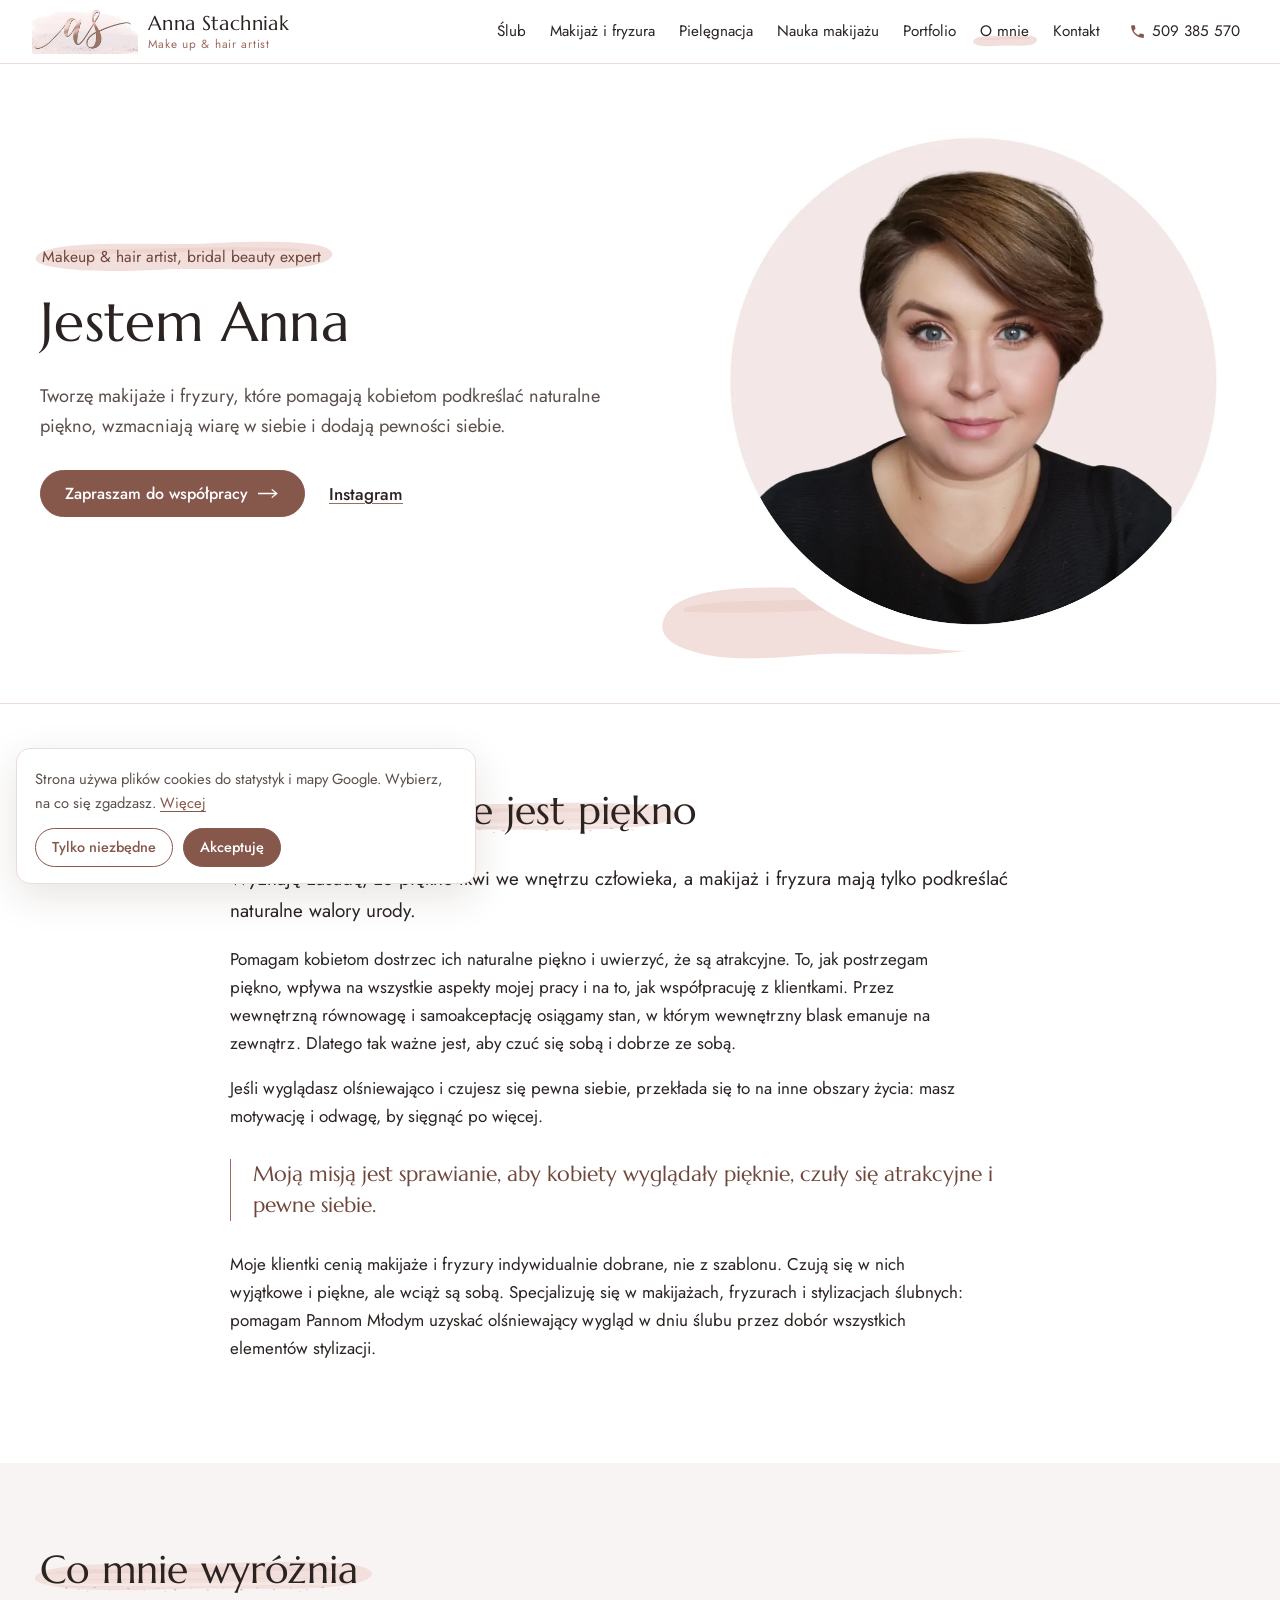
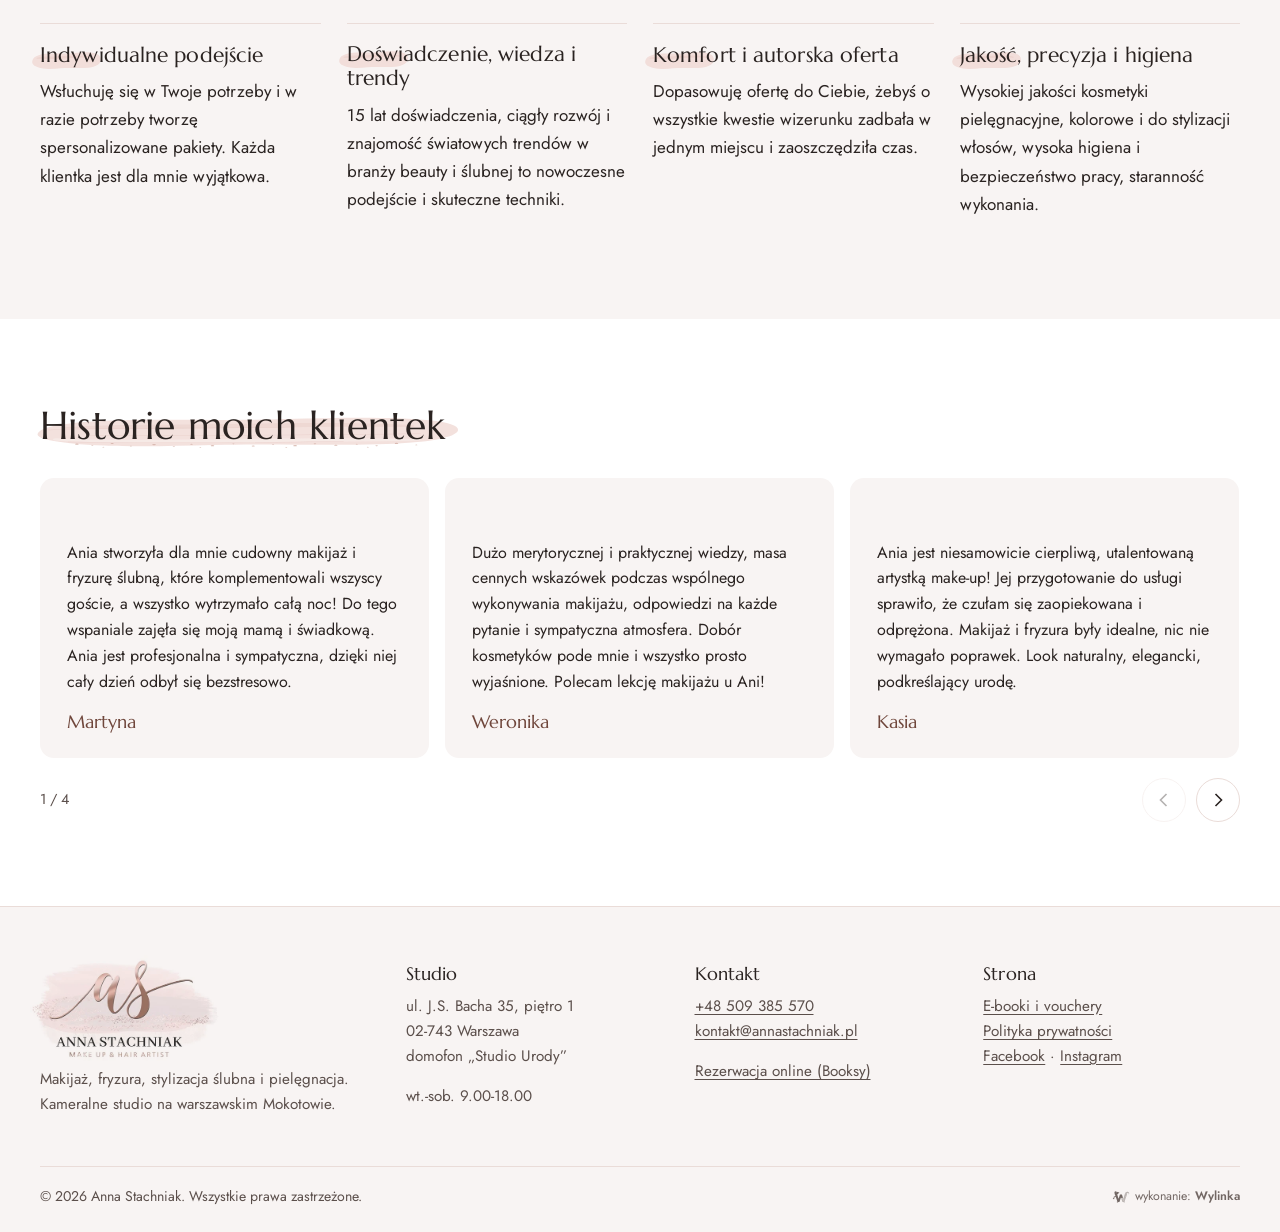
<file: o-mnie.html>
<!doctype html>
<html lang="pl">
<head>
<meta charset="utf-8">
<meta name="viewport" content="width=device-width,initial-scale=1,viewport-fit=cover">
<meta name="robots" content="noindex,nofollow">
<title>O mnie: Anna Stachniak, makeup &amp; hair artist, Warszawa</title>
<meta name="description" content="Anna Stachniak: makijażystka, stylistka fryzur i bridal beauty expert. Indywidualne podejście, wiedza i trendy, jakość i higiena pracy.">
<meta name="theme-color" content="#ffffff">
<link rel="icon" href="img/favicon.svg" type="image/svg+xml">
<link rel="preconnect" href="https://fonts.googleapis.com">
<link rel="preconnect" href="https://fonts.gstatic.com" crossorigin>
<link href="https://fonts.googleapis.com/css2?family=Jost:wght@400;500&family=Marcellus&display=swap" rel="stylesheet">
<link rel="stylesheet" href="style.css?v=3">
<style>
.wylinka-badge{display:inline-flex;align-items:center;gap:.4em;color:inherit;text-decoration:none;font-size:.875em;line-height:1;opacity:.85}
.wylinka-badge:hover,.wylinka-badge:focus-visible{opacity:1}
.wylinka-badge:focus-visible{outline:2px solid currentColor;outline-offset:3px;border-radius:2px}
.wylinka-badge svg{width:18px;height:18px;flex:none;overflow:visible}
.wylinka-badge b{font-weight:600}
.wylinka-badge .wy-old{opacity:.45;transform-origin:40px 30px;transition:transform .32s cubic-bezier(.3,.7,.4,1),opacity .32s ease-out}
.wylinka-badge .wy-pod{opacity:0;transition:opacity .2s ease-out .08s}
.wylinka-badge:hover .wy-old,.wylinka-badge:focus-visible .wy-old{transform:translate(9px,7px) rotate(9deg);opacity:0}
.wylinka-badge:hover .wy-pod,.wylinka-badge:focus-visible .wy-pod{opacity:1}
@media (prefers-reduced-motion:reduce){.wylinka-badge .wy-old,.wylinka-badge .wy-pod{transition:none}.wylinka-badge:hover .wy-old,.wylinka-badge:focus-visible .wy-old{transform:none;opacity:.45}.wylinka-badge:hover .wy-pod,.wylinka-badge:focus-visible .wy-pod{opacity:0}}
</style>
</head>
<body class="s-o-mnie">
<a class="skip" href="#tresc">Przejdź do treści</a>
<header class="top" id="top"><div class="wrap top-in">
<a class="logo" href="index.html" aria-label="Anna Stachniak, strona główna"><img src="img/monogram.webp" width="400" height="174" alt=""><span><b>Anna Stachniak</b><small>Make up &amp; hair artist</small></span></a>
<nav class="menu" id="menu" aria-label="Główne"><a href="slub.html">Ślub</a><a href="makijaz-i-fryzura.html">Makijaż i fryzura</a><a href="konsultacja-pielegnacyjna.html">Pielęgnacja</a><a href="nauka-makijazu.html">Nauka makijażu</a><a href="portfolio.html">Portfolio</a><a href="o-mnie.html" class="on" aria-current="page">O mnie</a><a href="kontakt.html">Kontakt</a><a class="m-tel" href="tel:+48509385570"><svg viewBox="0 0 24 24" aria-hidden="true"><path d="M6.6 10.8a15.1 15.1 0 0 0 6.6 6.6l2.2-2.2a1 1 0 0 1 1-.25 11.4 11.4 0 0 0 3.6.57 1 1 0 0 1 1 1V20a1 1 0 0 1-1 1A17 17 0 0 1 3 4a1 1 0 0 1 1-1h3.5a1 1 0 0 1 1 1c0 1.25.2 2.45.57 3.57a1 1 0 0 1-.25 1z" fill="currentColor"/></svg>509 385 570</a></nav>
<a class="tel-top" href="tel:+48509385570" aria-label="Zadzwoń 509 385 570"><svg viewBox="0 0 24 24" aria-hidden="true"><path d="M6.6 10.8a15.1 15.1 0 0 0 6.6 6.6l2.2-2.2a1 1 0 0 1 1-.25 11.4 11.4 0 0 0 3.6.57 1 1 0 0 1 1 1V20a1 1 0 0 1-1 1A17 17 0 0 1 3 4a1 1 0 0 1 1-1h3.5a1 1 0 0 1 1 1c0 1.25.2 2.45.57 3.57a1 1 0 0 1-.25 1z" fill="currentColor"/></svg><span>509 385 570</span></a>
<a class="btn btn-top" href="kontakt.html#formularz">Zarezerwuj termin</a>
<button class="burger" type="button" aria-label="Menu" aria-expanded="false" aria-controls="menu"><span></span><span></span><span></span></button>
</div></header>
<main id="tresc">

<section class="podhero"><div class="wrap ph-grid ph-omnie">
<div class="ph-txt">
<p class="hero-info">Makeup &amp; hair artist, bridal beauty expert</p>
<h1>Jestem Anna</h1>
<p class="lead">Tworzę makijaże i fryzury, które pomagają kobietom podkreślać naturalne piękno, wzmacniają wiarę w siebie i dodają pewności siebie.</p>
<div class="cta"><a class="btn " href="kontakt.html#formularz">Zapraszam do współpracy<svg class="strz-i" viewBox="0 0 24 12" aria-hidden="true"><path d="M0 6h20M15 1.5 20.5 6 15 10.5" fill="none" stroke="currentColor" stroke-width="1.4"/></svg></a><a class="link-ciemny" href="https://www.instagram.com/annastachniak_makeupstudio/" rel="noopener">Instagram</a></div>
</div>
<figure class="ph-foto ph-portret"><img src="img/4a7f6d_2022_01_Anna-Stachniak-1.webp" width="1080" height="1080" alt="Anna Stachniak" fetchpriority="high" decoding="async"></figure>
</div></section>

<section class="sekcja"><div class="wrap waski tekst">
<div class="glowa "><h2><span class="smuga-w"><svg class="smuga" viewBox="0 0 400 110" preserveAspectRatio="none" aria-hidden="true" focusable="false"><use href="img/motyw.svg#smuga"/></svg>Czym dla mnie jest piękno</span></h2></div>
<p class="lead-m">Wyznaję zasadę, że piękno tkwi we wnętrzu człowieka, a makijaż i fryzura mają tylko podkreślać naturalne walory urody.</p>
<p>Pomagam kobietom dostrzec ich naturalne piękno i uwierzyć, że są atrakcyjne. To, jak postrzegam piękno, wpływa na wszystkie aspekty mojej pracy i na to, jak współpracuję z klientkami. Przez wewnętrzną równowagę i samoakceptację osiągamy stan, w którym wewnętrzny blask emanuje na zewnątrz. Dlatego tak ważne jest, aby czuć się sobą i dobrze ze sobą.</p>
<p>Jeśli wyglądasz olśniewająco i czujesz się pewna siebie, przekłada się to na inne obszary życia: masz motywację i odwagę, by sięgnąć po więcej.</p>
<blockquote class="motto">Moją misją jest sprawianie, aby kobiety wyglądały pięknie, czuły się atrakcyjne i pewne siebie.</blockquote>
<p>Moje klientki cenią makijaże i fryzury indywidualnie dobrane, nie z szablonu. Czują się w nich wyjątkowe i piękne, ale wciąż są sobą. Specjalizuję się w makijażach, fryzurach i stylizacjach ślubnych: pomagam Pannom Młodym uzyskać olśniewający wygląd w dniu ślubu przez dobór wszystkich elementów stylizacji.</p>
</div></section>

<section class="sekcja jasna"><div class="wrap">
<div class="glowa "><h2><span class="smuga-w"><svg class="smuga" viewBox="0 0 400 110" preserveAspectRatio="none" aria-hidden="true" focusable="false"><use href="img/motyw.svg#smuga"/></svg>Co mnie wyróżnia</span></h2></div>
<div class="cztery">
<div class="cecha"><h3>Indywidualne podejście</h3><p>Wsłuchuję się w Twoje potrzeby i w razie potrzeby tworzę spersonalizowane pakiety. Każda klientka jest dla mnie wyjątkowa.</p></div>
<div class="cecha"><h3>Doświadczenie, wiedza i trendy</h3><p>15 lat doświadczenia, ciągły rozwój i znajomość światowych trendów w branży beauty i ślubnej to nowoczesne podejście i skuteczne techniki.</p></div>
<div class="cecha"><h3>Komfort i autorska oferta</h3><p>Dopasowuję ofertę do Ciebie, żebyś o wszystkie kwestie wizerunku zadbała w jednym miejscu i zaoszczędziła czas.</p></div>
<div class="cecha"><h3>Jakość, precyzja i higiena</h3><p>Wysokiej jakości kosmetyki pielęgnacyjne, kolorowe i do stylizacji włosów, wysoka higiena i bezpieczeństwo pracy, staranność wykonania.</p></div>
</div>
</div></section>

<section class="sekcja"><div class="wrap">
<div class="glowa "><h2><span class="smuga-w"><svg class="smuga" viewBox="0 0 400 110" preserveAspectRatio="none" aria-hidden="true" focusable="false"><use href="img/motyw.svg#smuga"/></svg>Historie moich klientek</span></h2></div>
<div class="karuzela k-opinie"><div class="tor" tabindex="0" role="region" aria-label="Opinie klientek"><figure class="opinia"><span class="cudz" aria-hidden="true">„</span><blockquote>Ania stworzyła dla mnie cudowny makijaż i fryzurę ślubną, które komplementowali wszyscy goście, a wszystko wytrzymało całą noc! Do tego wspaniale zajęła się moją mamą i świadkową. Ania jest profesjonalna i sympatyczna, dzięki niej cały dzień odbył się bezstresowo.</blockquote><figcaption>Martyna</figcaption></figure><figure class="opinia"><span class="cudz" aria-hidden="true">„</span><blockquote>Dużo merytorycznej i praktycznej wiedzy, masa cennych wskazówek podczas wspólnego wykonywania makijażu, odpowiedzi na każde pytanie i sympatyczna atmosfera. Dobór kosmetyków pode mnie i wszystko prosto wyjaśnione. Polecam lekcję makijażu u Ani!</blockquote><figcaption>Weronika</figcaption></figure><figure class="opinia"><span class="cudz" aria-hidden="true">„</span><blockquote>Ania jest niesamowicie cierpliwą, utalentowaną artystką make-up! Jej przygotowanie do usługi sprawiło, że czułam się zaopiekowana i odprężona. Makijaż i fryzura były idealne, nic nie wymagało poprawek. Look naturalny, elegancki, podkreślający urodę.</blockquote><figcaption>Kasia</figcaption></figure><figure class="opinia"><span class="cudz" aria-hidden="true">„</span><blockquote>Pani Anna zrobiła przepiękny, profesjonalny makijaż i fryzurę wieczorową, które wytrzymały całą noc do rana. Wszystkie uwagi zostały uwzględnione. Czułam się odmłodzona, rozświetlona i nieprzerysowana. Gorąco polecam!</blockquote><figcaption>Jola</figcaption></figure></div><div class="nawig"><span class="licznik" aria-hidden="true"></span><button class="strz wstecz" type="button" aria-label="Poprzednie"><svg viewBox="0 0 16 16"><path d="M10.5 2 4.5 8l6 6"/></svg></button><button class="strz dalej" type="button" aria-label="Następne"><svg viewBox="0 0 16 16"><path d="M5.5 2l6 6-6 6"/></svg></button></div></div>
</div></section>
</main>
<footer class="stopka"><div class="wrap">
<div class="st-grid">
<div class="st-marka"><img src="img/logo.webp" width="480" height="267" alt="Anna Stachniak, make up &amp; hair artist" loading="lazy"><p>Makijaż, fryzura, stylizacja ślubna i pielęgnacja. Kameralne studio na warszawskim Mokotowie.</p></div>
<div><h3>Studio</h3><p>ul. J.S. Bacha 35, piętro 1<br>02-743 Warszawa<br>domofon „Studio Urody”</p><p>wt.-sob. 9.00-18.00</p></div>
<div><h3>Kontakt</h3><p><a href="tel:+48509385570">+48 509 385 570</a><br><a href="mailto:kontakt@annastachniak.pl">kontakt@annastachniak.pl</a></p><p><a href="https://annastachniak.booksy.com" rel="noopener">Rezerwacja online (Booksy)</a></p></div>
<div><h3>Strona</h3><p><a href="sklep.html">E-booki i vouchery</a><br><a href="polityka-prywatnosci.html">Polityka prywatności</a><br><a href="https://www.facebook.com/annastachniak.makeup.and.hair" rel="noopener">Facebook</a> · <a href="https://www.instagram.com/annastachniak_makeupstudio/" rel="noopener">Instagram</a></p></div>
</div>
<div class="st-dol"><span>© <span id="rok">2026</span> Anna Stachniak. Wszystkie prawa zastrzeżone.</span><a class="wylinka-badge" href="https://wylinka.pl/?utm_source=annastachniak.pl&amp;utm_medium=stopka&amp;utm_campaign=wykonanie" rel="noopener" title="Strona wykonana przez Wylinka"><svg viewBox="0 0 64 64" aria-hidden="true" focusable="false" fill="currentColor"><path d="M9.8 22.8l-1.2-7.9 2.2-3.7 15.5 4.6-.5 1.5-7.2 5.5 4.7 15.6 5-15.6 7 0 4.1 12.7-4.2-.9-2.6 1.8-.8-2.2-5.3 15.6-4.3 0 .4 .2-2.1 2.8-1.3-1.1 1.1-1.4-3.1 .2-.1-1.7 2.2-.1-5.7-16.5-4.8 .6-.8 3.1 0 .5-.3 .5 .8 2.2-1.6 .5-.4-1.3-.8 1.6-1.5-.8 .8-1.6-1.4 .6-.6-1.6 2.3-.8 .2-.4 1.3-4.8 5.9-.8-2.4-6.9zM15.2 13.7l-.1-.4-.4 .8-.1 .8 .1 1 .1 .4 .3 .7 .3-.9 .1-.7 0-.8z"/><path class="wy-pod" d="M37.1 49.8l-4.5-13.3 2.6-1.8 4.2 .9 .9 2.8 3-9.7 0-.5 .1-.8 3.2-8.4 .5-1 .6-1 .9-1.1 1.3-1 1.1-.7 1.4-.5 1.4-.3 .7 0 .9 0 1.2 .3 1.4 .6 .8 .5 .7 .7 .6 .7 .5 .9 .3 .9 .1 .9 0 .8-.2 .9-.5 .9-.5 .6-.7 .5-.7 .3-.1-.1 0-.1 .5-.5 .3-.7 .2-.5 0-.6-.1-.6-.3-.7-.4-.5-.4-.4-.5-.3-.6-.3-.7 0-.7 .1-.6 .1-.5 .4-.5 .5-.3 .5-.2 .7-.1 1.5-1.4 5.1-.8 3.3-.3 .7-.5 .7-6 17.5 1.9 .1-.1 1.7-3.1-.2 1.1 1.4-1.3 1.1-2.1-2.8 .4-.2z"/><path class="wy-old" d="M40.8 50l.4-.2-4.1 0-4.2-12.5 2.5-1.7 4.3 .9 .6 1.9 .6-1.6 0-.3 2.4-7.8 0-.5 .1-.8 3.2-8.4 .4-.8 .6-.9 .9-1.2 .9-.9 1.3-.8 1.4-.6 1.2-.3 1.4-.1 1.3 .1 .6 .2 .8 .3 1.1 .6 .9 .7 .7 .9 .5 .9 .3 .9 .1 1.1-.1 .9-.3 .9-.4 .7-.6 .7-.6 .4-.6 .2-.1-.1 0-.1 .5-.5 .3-.7 .2-.5 0-.5-.1-.6-.2-.6-.3-.5-.4-.5-.5-.3-.6-.3-.7-.1-.6 0-.6 .1-.6 .3-.6 .5-.3 .4-.2 .5-.1 .5-.1 1.5-1.4 5.1-.8 3.3-.3 .7-.5 .7-6 17.5 1.9 .1-.1 1.7-3.1-.2 1.1 1.4-1.3 1.1zM49.6 17.1l.6 1.7-1.5 1.9 .4 .4 1.8-2.1-.7-2.1zM48.1 28.3l.5 1.8-1.7 1.8 .4 .4 1.9-2-.6-2.2zM37.9 41.7l1.7-1.5-.4-.4-1.7 1.4zM42.6 38.7l-1.5 2.8 1.1 2-1.3 2.6 .5 .2 1.5-2.8-1.1-2 1.4-2.5z"/></svg><span>wykonanie: <b>Wylinka</b></span></a></div>
</div></footer>
<div class="mob" aria-hidden="true"><a href="tel:+48509385570"><svg viewBox="0 0 24 24" aria-hidden="true"><path d="M6.6 10.8a15.1 15.1 0 0 0 6.6 6.6l2.2-2.2a1 1 0 0 1 1-.25 11.4 11.4 0 0 0 3.6.57 1 1 0 0 1 1 1V20a1 1 0 0 1-1 1A17 17 0 0 1 3 4a1 1 0 0 1 1-1h3.5a1 1 0 0 1 1 1c0 1.25.2 2.45.57 3.57a1 1 0 0 1-.25 1z" fill="currentColor"/></svg>Zadzwoń</a><a class="mob-cta" href="kontakt.html#formularz">Zarezerwuj termin</a></div>
<div class="zgody" role="dialog" aria-label="Pliki cookies"><p>Strona używa plików cookies do statystyk i mapy Google. Wybierz, na co się zgadzasz. <a href="polityka-prywatnosci.html">Więcej</a></p><div><button type="button" class="btn btn-jasny" data-zgoda="niezbedne">Tylko niezbędne</button><button type="button" class="btn" data-zgoda="wszystkie">Akceptuję</button></div></div>
<script src="app.js?v=3" defer></script>
</body>
</html>
</file>
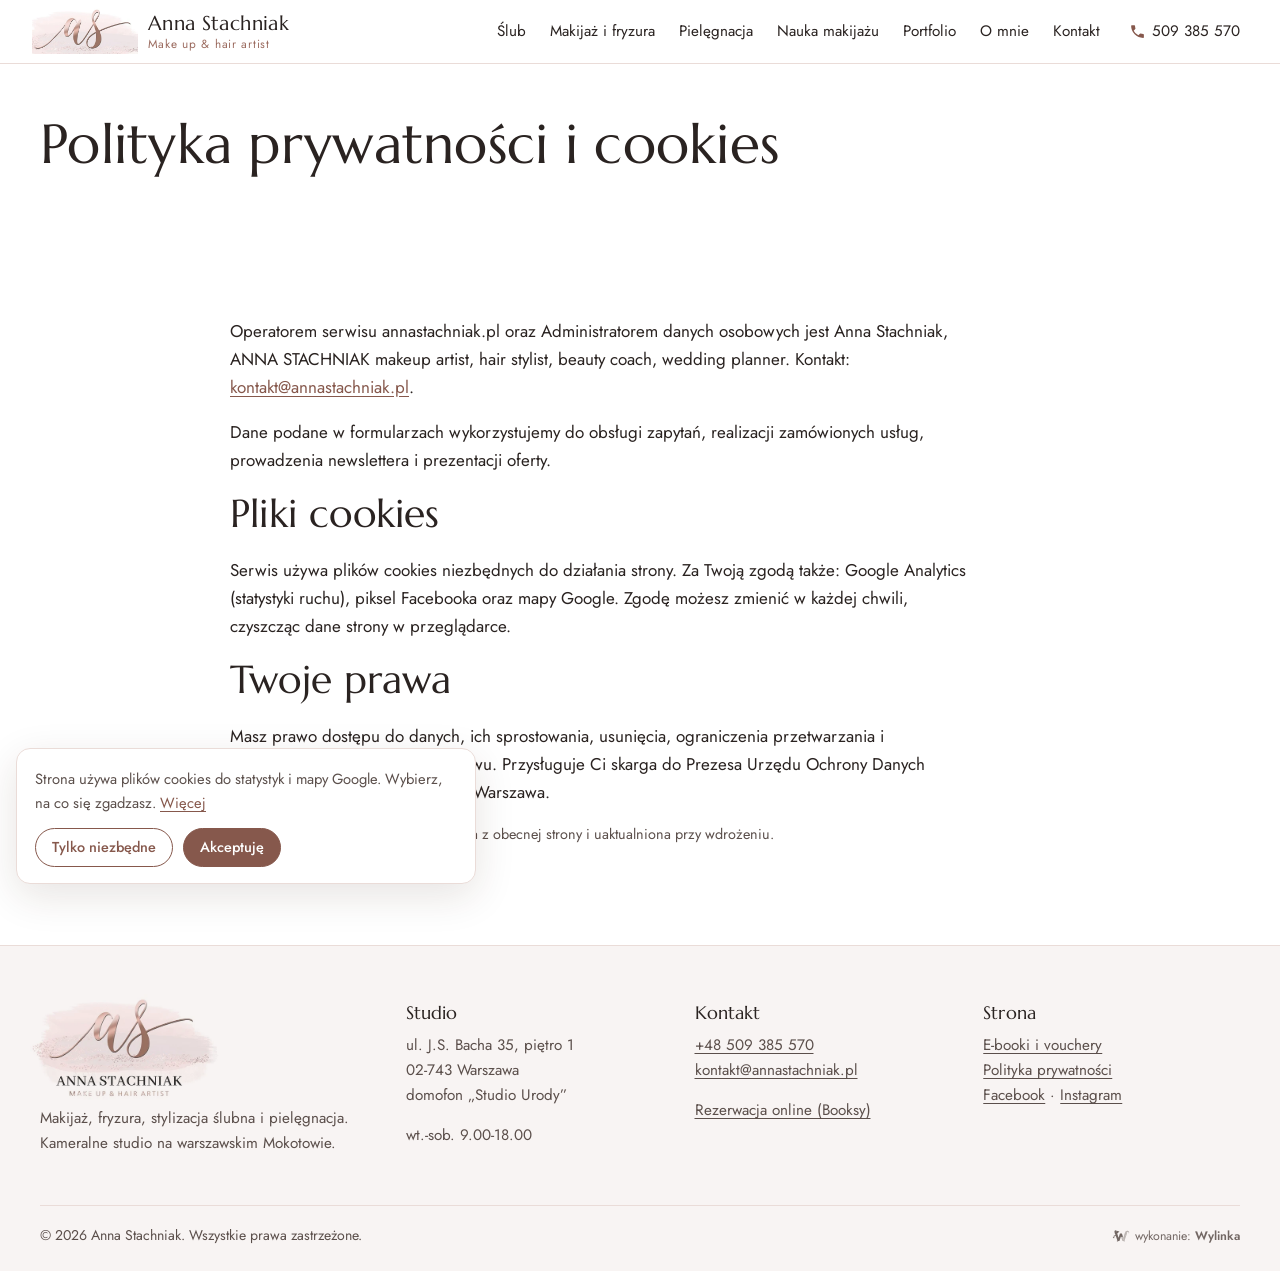
<file: polityka-prywatnosci.html>
<!doctype html>
<html lang="pl">
<head>
<meta charset="utf-8">
<meta name="viewport" content="width=device-width,initial-scale=1,viewport-fit=cover">
<meta name="robots" content="noindex,nofollow">
<title>Polityka prywatności i cookies | Anna Stachniak</title>
<meta name="description" content="Polityka prywatności i plików cookies serwisu annastachniak.pl.">
<meta name="theme-color" content="#ffffff">
<link rel="icon" href="img/favicon.svg" type="image/svg+xml">
<link rel="preconnect" href="https://fonts.googleapis.com">
<link rel="preconnect" href="https://fonts.gstatic.com" crossorigin>
<link href="https://fonts.googleapis.com/css2?family=Jost:wght@400;500&family=Marcellus&display=swap" rel="stylesheet">
<link rel="stylesheet" href="style.css?v=3">
<style>
.wylinka-badge{display:inline-flex;align-items:center;gap:.4em;color:inherit;text-decoration:none;font-size:.875em;line-height:1;opacity:.85}
.wylinka-badge:hover,.wylinka-badge:focus-visible{opacity:1}
.wylinka-badge:focus-visible{outline:2px solid currentColor;outline-offset:3px;border-radius:2px}
.wylinka-badge svg{width:18px;height:18px;flex:none;overflow:visible}
.wylinka-badge b{font-weight:600}
.wylinka-badge .wy-old{opacity:.45;transform-origin:40px 30px;transition:transform .32s cubic-bezier(.3,.7,.4,1),opacity .32s ease-out}
.wylinka-badge .wy-pod{opacity:0;transition:opacity .2s ease-out .08s}
.wylinka-badge:hover .wy-old,.wylinka-badge:focus-visible .wy-old{transform:translate(9px,7px) rotate(9deg);opacity:0}
.wylinka-badge:hover .wy-pod,.wylinka-badge:focus-visible .wy-pod{opacity:1}
@media (prefers-reduced-motion:reduce){.wylinka-badge .wy-old,.wylinka-badge .wy-pod{transition:none}.wylinka-badge:hover .wy-old,.wylinka-badge:focus-visible .wy-old{transform:none;opacity:.45}.wylinka-badge:hover .wy-pod,.wylinka-badge:focus-visible .wy-pod{opacity:0}}
</style>
</head>
<body class="s-polityka-prywatnosci">
<a class="skip" href="#tresc">Przejdź do treści</a>
<header class="top" id="top"><div class="wrap top-in">
<a class="logo" href="index.html" aria-label="Anna Stachniak, strona główna"><img src="img/monogram.webp" width="400" height="174" alt=""><span><b>Anna Stachniak</b><small>Make up &amp; hair artist</small></span></a>
<nav class="menu" id="menu" aria-label="Główne"><a href="slub.html">Ślub</a><a href="makijaz-i-fryzura.html">Makijaż i fryzura</a><a href="konsultacja-pielegnacyjna.html">Pielęgnacja</a><a href="nauka-makijazu.html">Nauka makijażu</a><a href="portfolio.html">Portfolio</a><a href="o-mnie.html">O mnie</a><a href="kontakt.html">Kontakt</a><a class="m-tel" href="tel:+48509385570"><svg viewBox="0 0 24 24" aria-hidden="true"><path d="M6.6 10.8a15.1 15.1 0 0 0 6.6 6.6l2.2-2.2a1 1 0 0 1 1-.25 11.4 11.4 0 0 0 3.6.57 1 1 0 0 1 1 1V20a1 1 0 0 1-1 1A17 17 0 0 1 3 4a1 1 0 0 1 1-1h3.5a1 1 0 0 1 1 1c0 1.25.2 2.45.57 3.57a1 1 0 0 1-.25 1z" fill="currentColor"/></svg>509 385 570</a></nav>
<a class="tel-top" href="tel:+48509385570" aria-label="Zadzwoń 509 385 570"><svg viewBox="0 0 24 24" aria-hidden="true"><path d="M6.6 10.8a15.1 15.1 0 0 0 6.6 6.6l2.2-2.2a1 1 0 0 1 1-.25 11.4 11.4 0 0 0 3.6.57 1 1 0 0 1 1 1V20a1 1 0 0 1-1 1A17 17 0 0 1 3 4a1 1 0 0 1 1-1h3.5a1 1 0 0 1 1 1c0 1.25.2 2.45.57 3.57a1 1 0 0 1-.25 1z" fill="currentColor"/></svg><span>509 385 570</span></a>
<a class="btn btn-top" href="kontakt.html#formularz">Zarezerwuj termin</a>
<button class="burger" type="button" aria-label="Menu" aria-expanded="false" aria-controls="menu"><span></span><span></span><span></span></button>
</div></header>
<main id="tresc">

<section class="podhero ph-prosty"><div class="wrap"><h1>Polityka prywatności i cookies</h1></div></section>
<section class="sekcja"><div class="wrap waski tekst">
<p>Operatorem serwisu annastachniak.pl oraz Administratorem danych osobowych jest Anna Stachniak, ANNA STACHNIAK makeup artist, hair stylist, beauty coach, wedding planner. Kontakt: <a href="mailto:kontakt@annastachniak.pl">kontakt@annastachniak.pl</a>.</p>
<p>Dane podane w formularzach wykorzystujemy do obsługi zapytań, realizacji zamówionych usług, prowadzenia newslettera i prezentacji oferty.</p>
<h2>Pliki cookies</h2>
<p>Serwis używa plików cookies niezbędnych do działania strony. Za Twoją zgodą także: Google Analytics (statystyki ruchu), piksel Facebooka oraz mapy Google. Zgodę możesz zmienić w każdej chwili, czyszcząc dane strony w przeglądarce.</p>
<h2>Twoje prawa</h2>
<p>Masz prawo dostępu do danych, ich sprostowania, usunięcia, ograniczenia przetwarzania i przeniesienia oraz prawo sprzeciwu. Przysługuje Ci skarga do Prezesa Urzędu Ochrony Danych Osobowych, ul. Stawki 2, 00-193 Warszawa.</p>
<p class="zrodlo">Pełna treść polityki zostanie przeniesiona z obecnej strony i uaktualniona przy wdrożeniu.</p>
</div></section>
</main>
<footer class="stopka"><div class="wrap">
<div class="st-grid">
<div class="st-marka"><img src="img/logo.webp" width="480" height="267" alt="Anna Stachniak, make up &amp; hair artist" loading="lazy"><p>Makijaż, fryzura, stylizacja ślubna i pielęgnacja. Kameralne studio na warszawskim Mokotowie.</p></div>
<div><h3>Studio</h3><p>ul. J.S. Bacha 35, piętro 1<br>02-743 Warszawa<br>domofon „Studio Urody”</p><p>wt.-sob. 9.00-18.00</p></div>
<div><h3>Kontakt</h3><p><a href="tel:+48509385570">+48 509 385 570</a><br><a href="mailto:kontakt@annastachniak.pl">kontakt@annastachniak.pl</a></p><p><a href="https://annastachniak.booksy.com" rel="noopener">Rezerwacja online (Booksy)</a></p></div>
<div><h3>Strona</h3><p><a href="sklep.html">E-booki i vouchery</a><br><a href="polityka-prywatnosci.html">Polityka prywatności</a><br><a href="https://www.facebook.com/annastachniak.makeup.and.hair" rel="noopener">Facebook</a> · <a href="https://www.instagram.com/annastachniak_makeupstudio/" rel="noopener">Instagram</a></p></div>
</div>
<div class="st-dol"><span>© <span id="rok">2026</span> Anna Stachniak. Wszystkie prawa zastrzeżone.</span><a class="wylinka-badge" href="https://wylinka.pl/?utm_source=annastachniak.pl&amp;utm_medium=stopka&amp;utm_campaign=wykonanie" rel="noopener" title="Strona wykonana przez Wylinka"><svg viewBox="0 0 64 64" aria-hidden="true" focusable="false" fill="currentColor"><path d="M9.8 22.8l-1.2-7.9 2.2-3.7 15.5 4.6-.5 1.5-7.2 5.5 4.7 15.6 5-15.6 7 0 4.1 12.7-4.2-.9-2.6 1.8-.8-2.2-5.3 15.6-4.3 0 .4 .2-2.1 2.8-1.3-1.1 1.1-1.4-3.1 .2-.1-1.7 2.2-.1-5.7-16.5-4.8 .6-.8 3.1 0 .5-.3 .5 .8 2.2-1.6 .5-.4-1.3-.8 1.6-1.5-.8 .8-1.6-1.4 .6-.6-1.6 2.3-.8 .2-.4 1.3-4.8 5.9-.8-2.4-6.9zM15.2 13.7l-.1-.4-.4 .8-.1 .8 .1 1 .1 .4 .3 .7 .3-.9 .1-.7 0-.8z"/><path class="wy-pod" d="M37.1 49.8l-4.5-13.3 2.6-1.8 4.2 .9 .9 2.8 3-9.7 0-.5 .1-.8 3.2-8.4 .5-1 .6-1 .9-1.1 1.3-1 1.1-.7 1.4-.5 1.4-.3 .7 0 .9 0 1.2 .3 1.4 .6 .8 .5 .7 .7 .6 .7 .5 .9 .3 .9 .1 .9 0 .8-.2 .9-.5 .9-.5 .6-.7 .5-.7 .3-.1-.1 0-.1 .5-.5 .3-.7 .2-.5 0-.6-.1-.6-.3-.7-.4-.5-.4-.4-.5-.3-.6-.3-.7 0-.7 .1-.6 .1-.5 .4-.5 .5-.3 .5-.2 .7-.1 1.5-1.4 5.1-.8 3.3-.3 .7-.5 .7-6 17.5 1.9 .1-.1 1.7-3.1-.2 1.1 1.4-1.3 1.1-2.1-2.8 .4-.2z"/><path class="wy-old" d="M40.8 50l.4-.2-4.1 0-4.2-12.5 2.5-1.7 4.3 .9 .6 1.9 .6-1.6 0-.3 2.4-7.8 0-.5 .1-.8 3.2-8.4 .4-.8 .6-.9 .9-1.2 .9-.9 1.3-.8 1.4-.6 1.2-.3 1.4-.1 1.3 .1 .6 .2 .8 .3 1.1 .6 .9 .7 .7 .9 .5 .9 .3 .9 .1 1.1-.1 .9-.3 .9-.4 .7-.6 .7-.6 .4-.6 .2-.1-.1 0-.1 .5-.5 .3-.7 .2-.5 0-.5-.1-.6-.2-.6-.3-.5-.4-.5-.5-.3-.6-.3-.7-.1-.6 0-.6 .1-.6 .3-.6 .5-.3 .4-.2 .5-.1 .5-.1 1.5-1.4 5.1-.8 3.3-.3 .7-.5 .7-6 17.5 1.9 .1-.1 1.7-3.1-.2 1.1 1.4-1.3 1.1zM49.6 17.1l.6 1.7-1.5 1.9 .4 .4 1.8-2.1-.7-2.1zM48.1 28.3l.5 1.8-1.7 1.8 .4 .4 1.9-2-.6-2.2zM37.9 41.7l1.7-1.5-.4-.4-1.7 1.4zM42.6 38.7l-1.5 2.8 1.1 2-1.3 2.6 .5 .2 1.5-2.8-1.1-2 1.4-2.5z"/></svg><span>wykonanie: <b>Wylinka</b></span></a></div>
</div></footer>
<div class="mob" aria-hidden="true"><a href="tel:+48509385570"><svg viewBox="0 0 24 24" aria-hidden="true"><path d="M6.6 10.8a15.1 15.1 0 0 0 6.6 6.6l2.2-2.2a1 1 0 0 1 1-.25 11.4 11.4 0 0 0 3.6.57 1 1 0 0 1 1 1V20a1 1 0 0 1-1 1A17 17 0 0 1 3 4a1 1 0 0 1 1-1h3.5a1 1 0 0 1 1 1c0 1.25.2 2.45.57 3.57a1 1 0 0 1-.25 1z" fill="currentColor"/></svg>Zadzwoń</a><a class="mob-cta" href="kontakt.html#formularz">Zarezerwuj termin</a></div>
<div class="zgody" role="dialog" aria-label="Pliki cookies"><p>Strona używa plików cookies do statystyk i mapy Google. Wybierz, na co się zgadzasz. <a href="polityka-prywatnosci.html">Więcej</a></p><div><button type="button" class="btn btn-jasny" data-zgoda="niezbedne">Tylko niezbędne</button><button type="button" class="btn" data-zgoda="wszystkie">Akceptuję</button></div></div>
<script src="app.js?v=3" defer></script>
</body>
</html>
</file>
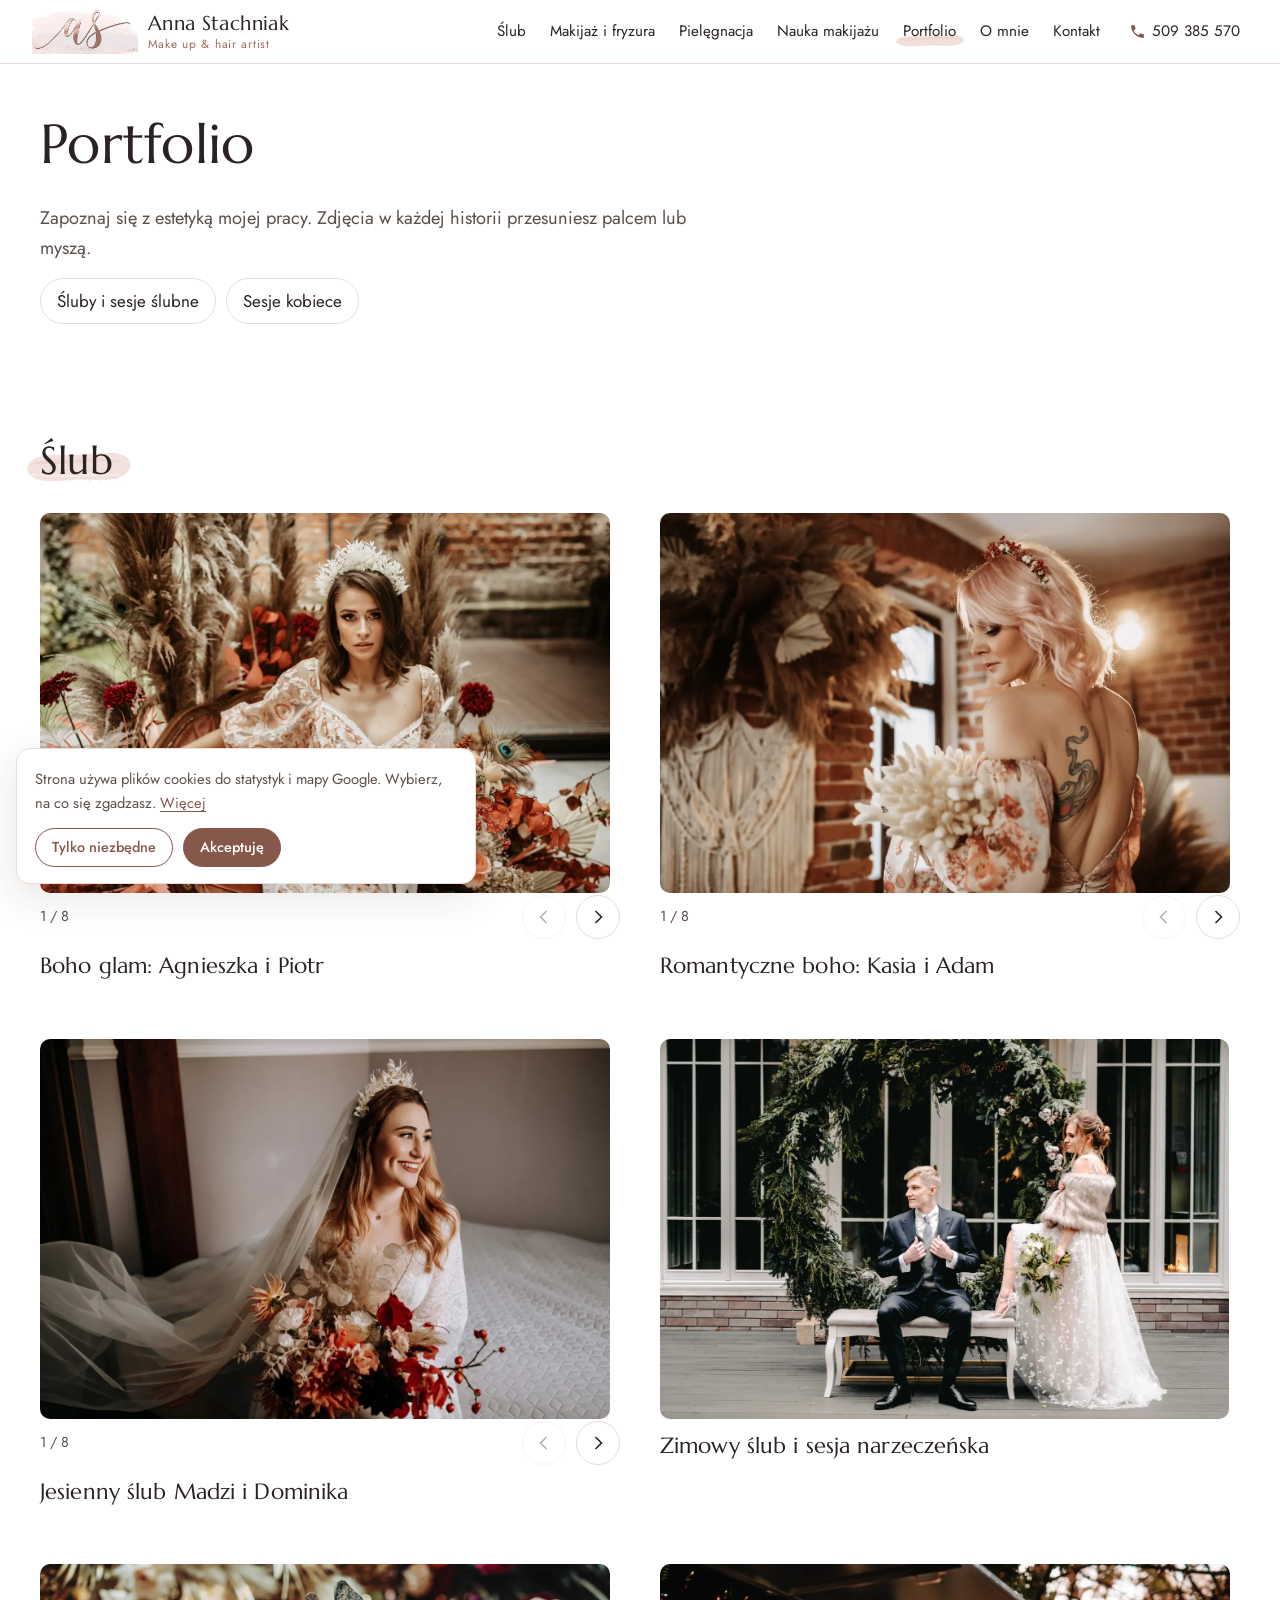
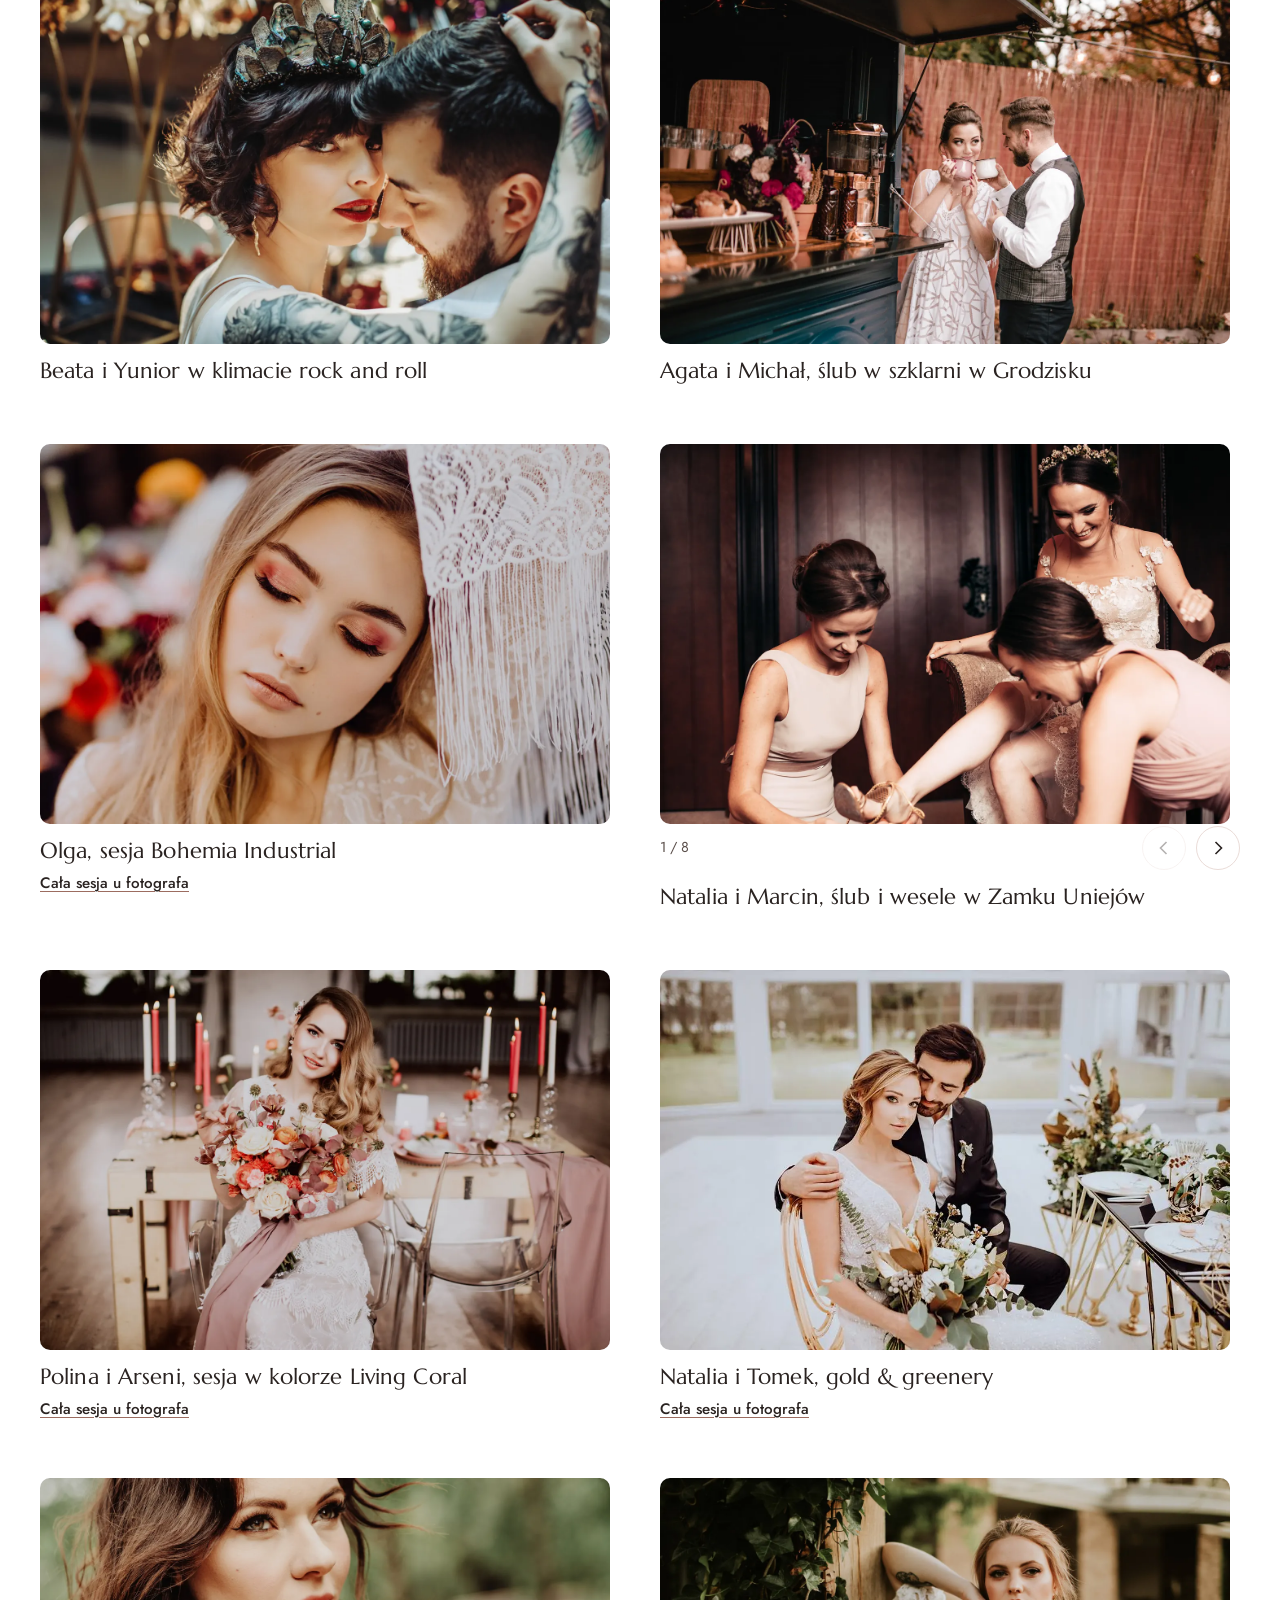
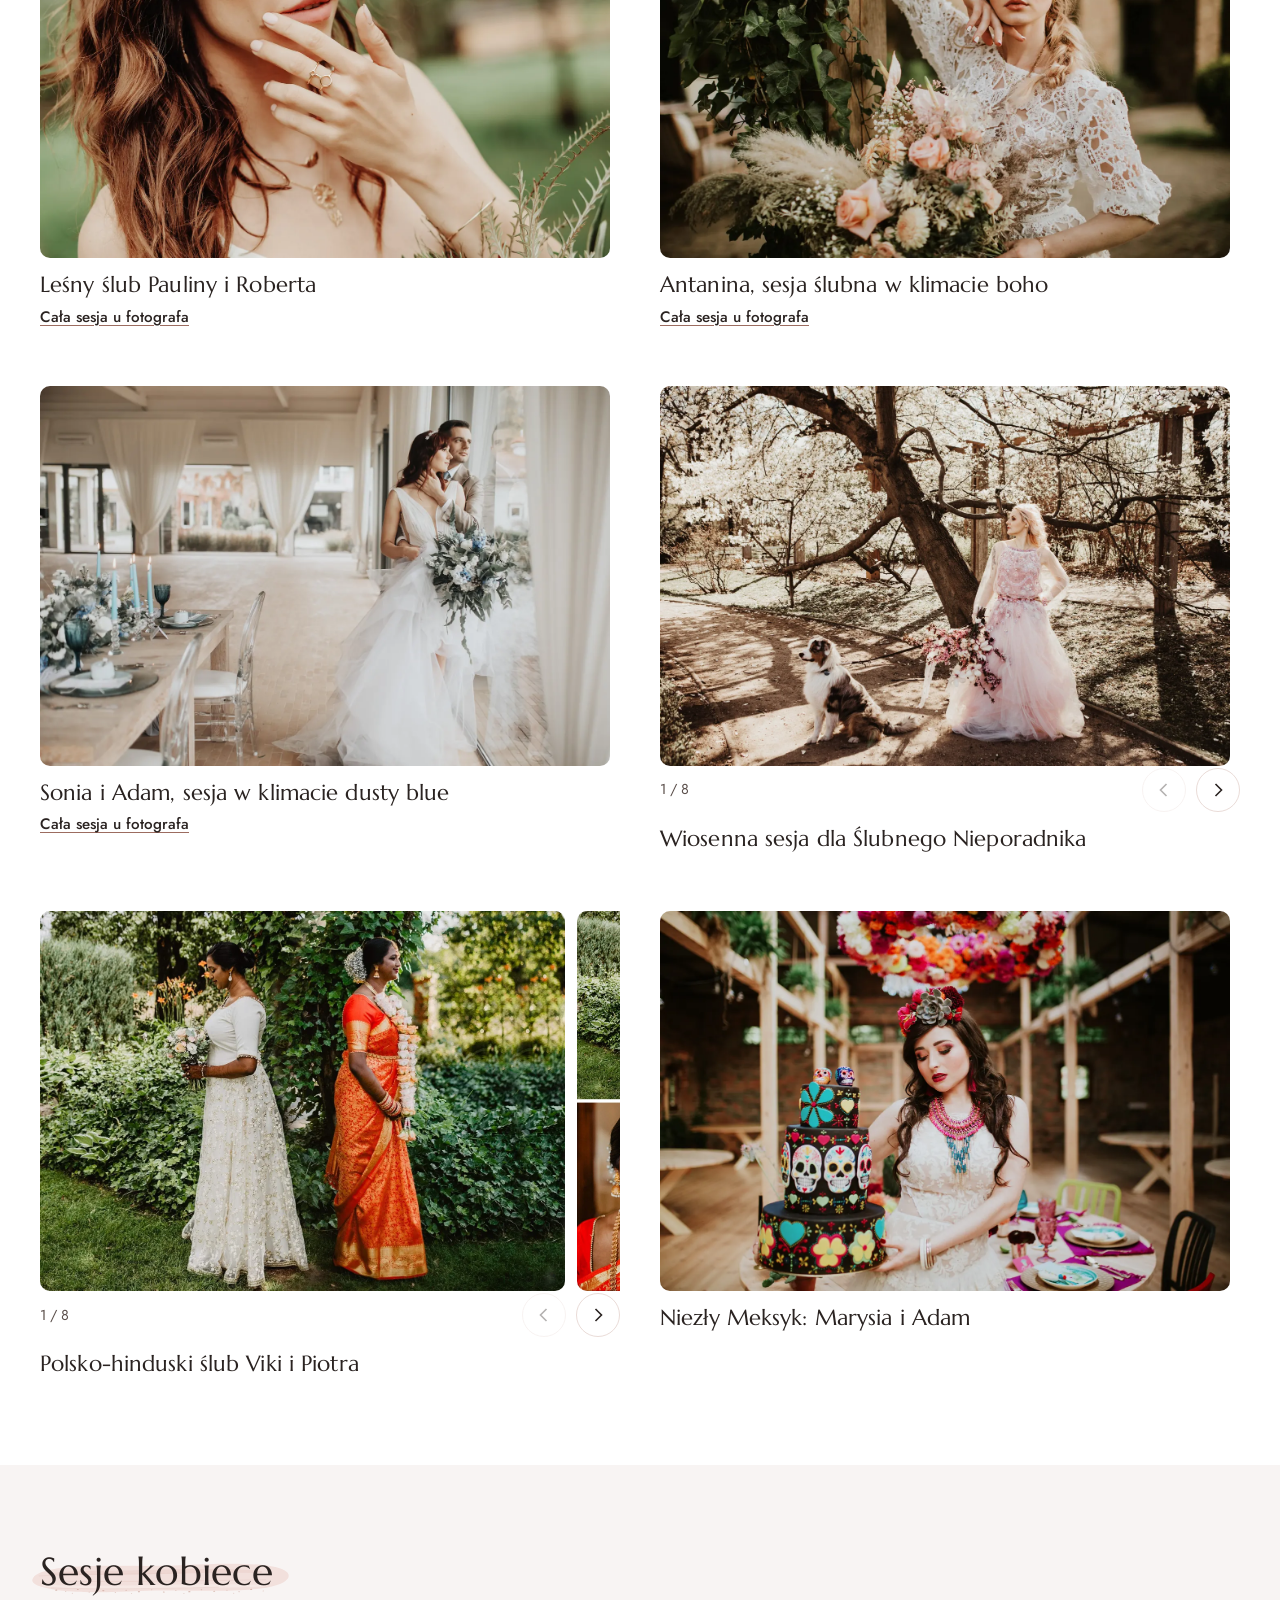
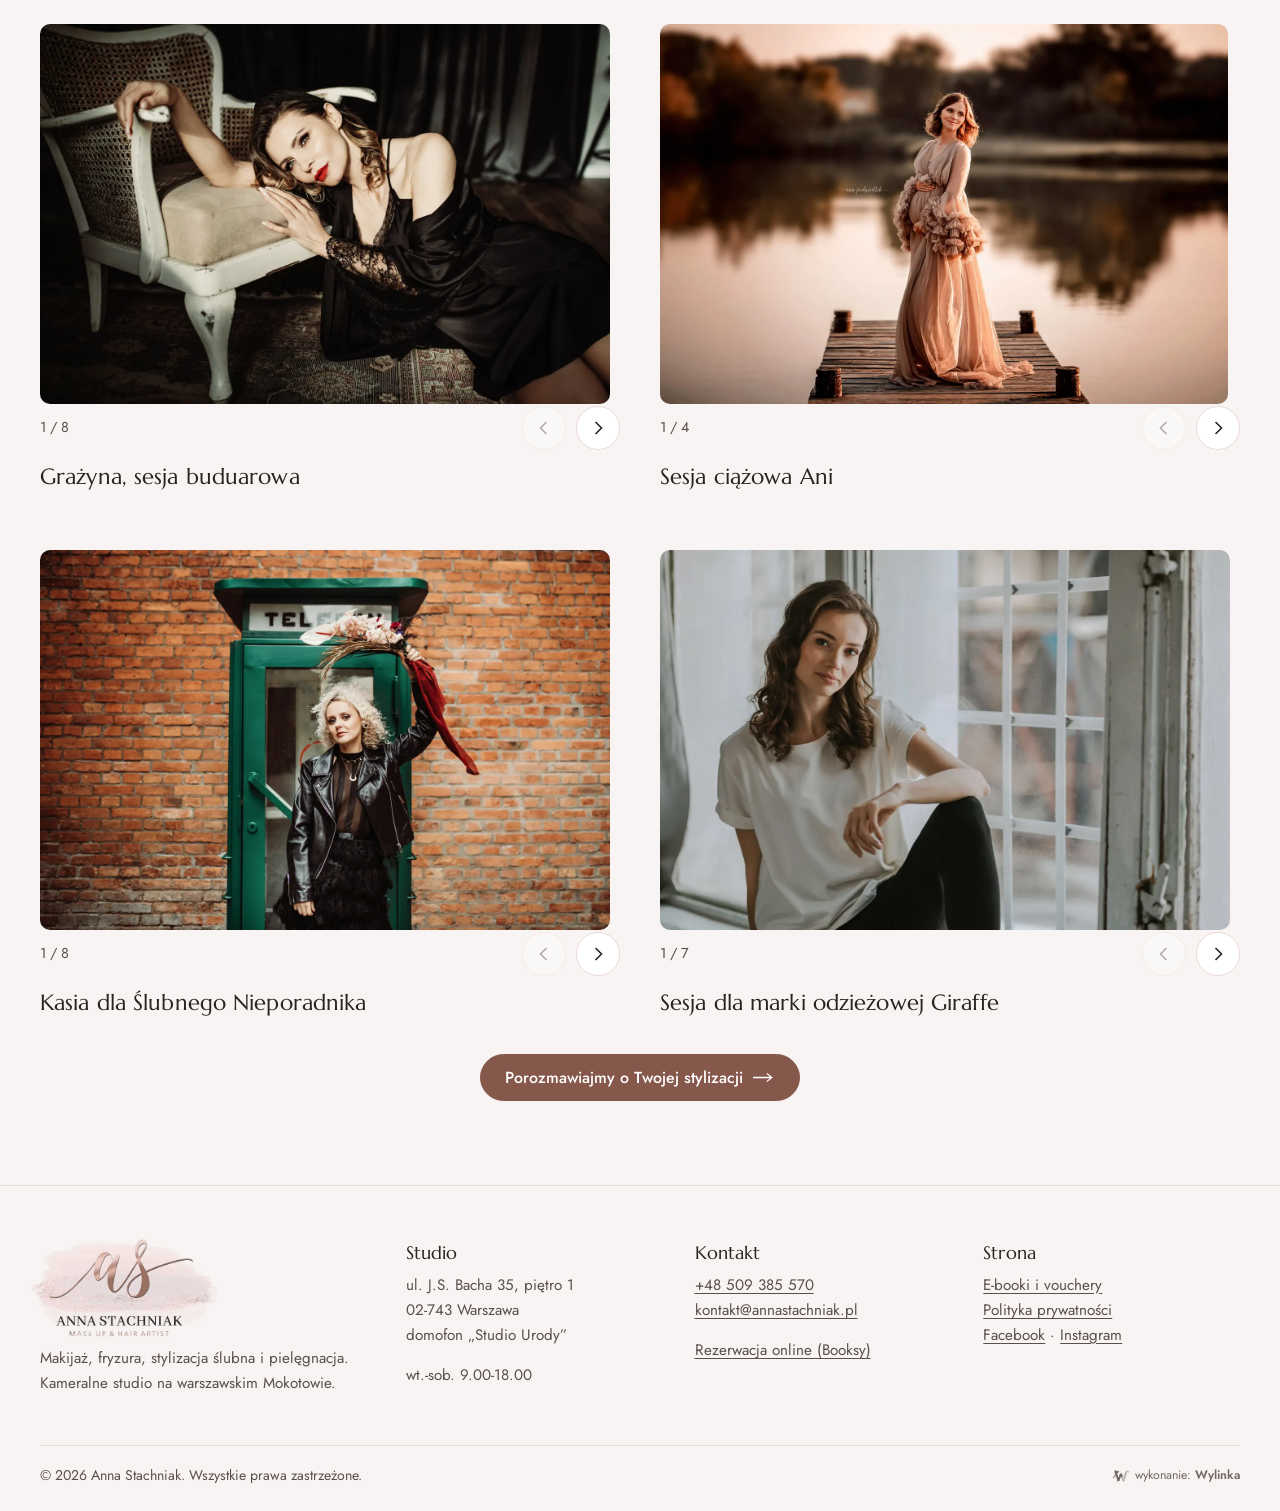
<file: portfolio.html>
<!doctype html>
<html lang="pl">
<head>
<meta charset="utf-8">
<meta name="viewport" content="width=device-width,initial-scale=1,viewport-fit=cover">
<meta name="robots" content="noindex,nofollow">
<title>Portfolio: makijaż i fryzura ślubna, sesje kobiece | Anna Stachniak</title>
<meta name="description" content="Portfolio Anny Stachniak: makijaże i fryzury ślubne, sesje narzeczeńskie, buduarowe, ciążowe i wizerunkowe.">
<meta name="theme-color" content="#ffffff">
<link rel="icon" href="img/favicon.svg" type="image/svg+xml">
<link rel="preconnect" href="https://fonts.googleapis.com">
<link rel="preconnect" href="https://fonts.gstatic.com" crossorigin>
<link href="https://fonts.googleapis.com/css2?family=Jost:wght@400;500&family=Marcellus&display=swap" rel="stylesheet">
<link rel="stylesheet" href="style.css?v=3">
<style>
.wylinka-badge{display:inline-flex;align-items:center;gap:.4em;color:inherit;text-decoration:none;font-size:.875em;line-height:1;opacity:.85}
.wylinka-badge:hover,.wylinka-badge:focus-visible{opacity:1}
.wylinka-badge:focus-visible{outline:2px solid currentColor;outline-offset:3px;border-radius:2px}
.wylinka-badge svg{width:18px;height:18px;flex:none;overflow:visible}
.wylinka-badge b{font-weight:600}
.wylinka-badge .wy-old{opacity:.45;transform-origin:40px 30px;transition:transform .32s cubic-bezier(.3,.7,.4,1),opacity .32s ease-out}
.wylinka-badge .wy-pod{opacity:0;transition:opacity .2s ease-out .08s}
.wylinka-badge:hover .wy-old,.wylinka-badge:focus-visible .wy-old{transform:translate(9px,7px) rotate(9deg);opacity:0}
.wylinka-badge:hover .wy-pod,.wylinka-badge:focus-visible .wy-pod{opacity:1}
@media (prefers-reduced-motion:reduce){.wylinka-badge .wy-old,.wylinka-badge .wy-pod{transition:none}.wylinka-badge:hover .wy-old,.wylinka-badge:focus-visible .wy-old{transform:none;opacity:.45}.wylinka-badge:hover .wy-pod,.wylinka-badge:focus-visible .wy-pod{opacity:0}}
</style>
</head>
<body class="s-portfolio">
<a class="skip" href="#tresc">Przejdź do treści</a>
<header class="top" id="top"><div class="wrap top-in">
<a class="logo" href="index.html" aria-label="Anna Stachniak, strona główna"><img src="img/monogram.webp" width="400" height="174" alt=""><span><b>Anna Stachniak</b><small>Make up &amp; hair artist</small></span></a>
<nav class="menu" id="menu" aria-label="Główne"><a href="slub.html">Ślub</a><a href="makijaz-i-fryzura.html">Makijaż i fryzura</a><a href="konsultacja-pielegnacyjna.html">Pielęgnacja</a><a href="nauka-makijazu.html">Nauka makijażu</a><a href="portfolio.html" class="on" aria-current="page">Portfolio</a><a href="o-mnie.html">O mnie</a><a href="kontakt.html">Kontakt</a><a class="m-tel" href="tel:+48509385570"><svg viewBox="0 0 24 24" aria-hidden="true"><path d="M6.6 10.8a15.1 15.1 0 0 0 6.6 6.6l2.2-2.2a1 1 0 0 1 1-.25 11.4 11.4 0 0 0 3.6.57 1 1 0 0 1 1 1V20a1 1 0 0 1-1 1A17 17 0 0 1 3 4a1 1 0 0 1 1-1h3.5a1 1 0 0 1 1 1c0 1.25.2 2.45.57 3.57a1 1 0 0 1-.25 1z" fill="currentColor"/></svg>509 385 570</a></nav>
<a class="tel-top" href="tel:+48509385570" aria-label="Zadzwoń 509 385 570"><svg viewBox="0 0 24 24" aria-hidden="true"><path d="M6.6 10.8a15.1 15.1 0 0 0 6.6 6.6l2.2-2.2a1 1 0 0 1 1-.25 11.4 11.4 0 0 0 3.6.57 1 1 0 0 1 1 1V20a1 1 0 0 1-1 1A17 17 0 0 1 3 4a1 1 0 0 1 1-1h3.5a1 1 0 0 1 1 1c0 1.25.2 2.45.57 3.57a1 1 0 0 1-.25 1z" fill="currentColor"/></svg><span>509 385 570</span></a>
<a class="btn btn-top" href="kontakt.html#formularz">Zarezerwuj termin</a>
<button class="burger" type="button" aria-label="Menu" aria-expanded="false" aria-controls="menu"><span></span><span></span><span></span></button>
</div></header>
<main id="tresc">

<section class="podhero ph-prosty"><div class="wrap">
<h1>Portfolio</h1>
<p class="lead">Zapoznaj się z estetyką mojej pracy. Zdjęcia w każdej historii przesuniesz palcem lub myszą.</p>
<nav class="kotwice" aria-label="Kategorie"><a href="#sluby">Śluby i sesje ślubne</a><a href="#kobiece">Sesje kobiece</a></nav>
</div></section>
<section class="sekcja" id="sluby"><div class="wrap">
<div class="glowa "><h2><span class="smuga-w"><svg class="smuga" viewBox="0 0 400 110" preserveAspectRatio="none" aria-hidden="true" focusable="false"><use href="img/motyw.svg#smuga"/></svg>Ślub</span></h2></div>
<div class="historie"><article class="historia"><div class="karuzela k-hist"><div class="tor" tabindex="0" role="region" aria-label="Boho glam: Agnieszka i Piotr"><figure class="foto" style="aspect-ratio:1400/933"><img src="img/e1a407_2021_03_Sesja_boho-0090.webp" width="1400" height="933" alt="Boho glam: Agnieszka i Piotr, zdjęcie 1" loading="lazy" decoding="async"></figure><figure class="foto" style="aspect-ratio:989/1400"><img src="img/25ad18_2021_03_1-9.webp" width="989" height="1400" alt="Boho glam: Agnieszka i Piotr, zdjęcie 2" loading="lazy" decoding="async"></figure><figure class="foto" style="aspect-ratio:989/1400"><img src="img/30b37d_2021_03_2-14.webp" width="989" height="1400" alt="Boho glam: Agnieszka i Piotr, zdjęcie 3" loading="lazy" decoding="async"></figure><figure class="foto" style="aspect-ratio:989/1400"><img src="img/8adcfa_2021_03_3-11.webp" width="989" height="1400" alt="Boho glam: Agnieszka i Piotr, zdjęcie 4" loading="lazy" decoding="async"></figure><figure class="foto" style="aspect-ratio:989/1400"><img src="img/232532_2021_03_4-10.webp" width="989" height="1400" alt="Boho glam: Agnieszka i Piotr, zdjęcie 5" loading="lazy" decoding="async"></figure><figure class="foto" style="aspect-ratio:989/1400"><img src="img/67032a_2021_03_5-8.webp" width="989" height="1400" alt="Boho glam: Agnieszka i Piotr, zdjęcie 6" loading="lazy" decoding="async"></figure><figure class="foto" style="aspect-ratio:989/1400"><img src="img/a42588_2021_03_6-8.webp" width="989" height="1400" alt="Boho glam: Agnieszka i Piotr, zdjęcie 7" loading="lazy" decoding="async"></figure><figure class="foto" style="aspect-ratio:989/1400"><img src="img/82f539_2021_03_7-6.webp" width="989" height="1400" alt="Boho glam: Agnieszka i Piotr, zdjęcie 8" loading="lazy" decoding="async"></figure></div><div class="nawig"><span class="licznik" aria-hidden="true"></span><button class="strz wstecz" type="button" aria-label="Poprzednie"><svg viewBox="0 0 16 16"><path d="M10.5 2 4.5 8l6 6"/></svg></button><button class="strz dalej" type="button" aria-label="Następne"><svg viewBox="0 0 16 16"><path d="M5.5 2l6 6-6 6"/></svg></button></div></div><h3>Boho glam: Agnieszka i Piotr</h3></article><article class="historia"><div class="karuzela k-hist"><div class="tor" tabindex="0" role="region" aria-label="Romantyczne boho: Kasia i Adam"><figure class="foto" style="aspect-ratio:1400/933"><img src="img/563c3e_2021_03_Kasia_Adam-0023.webp" width="1400" height="933" alt="Romantyczne boho: Kasia i Adam, zdjęcie 1" loading="lazy" decoding="async"></figure><figure class="foto" style="aspect-ratio:989/1400"><img src="img/dc48d4_2021_03_1-8.webp" width="989" height="1400" alt="Romantyczne boho: Kasia i Adam, zdjęcie 2" loading="lazy" decoding="async"></figure><figure class="foto" style="aspect-ratio:989/1400"><img src="img/4bfd1f_2021_03_2-13.webp" width="989" height="1400" alt="Romantyczne boho: Kasia i Adam, zdjęcie 3" loading="lazy" decoding="async"></figure><figure class="foto" style="aspect-ratio:989/1400"><img src="img/7fe39b_2021_03_3-10.webp" width="989" height="1400" alt="Romantyczne boho: Kasia i Adam, zdjęcie 4" loading="lazy" decoding="async"></figure><figure class="foto" style="aspect-ratio:989/1400"><img src="img/06dabe_2021_03_4-9.webp" width="989" height="1400" alt="Romantyczne boho: Kasia i Adam, zdjęcie 5" loading="lazy" decoding="async"></figure><figure class="foto" style="aspect-ratio:989/1400"><img src="img/d07bdb_2021_03_5-7.webp" width="989" height="1400" alt="Romantyczne boho: Kasia i Adam, zdjęcie 6" loading="lazy" decoding="async"></figure><figure class="foto" style="aspect-ratio:989/1400"><img src="img/e6603c_2021_03_6-7.webp" width="989" height="1400" alt="Romantyczne boho: Kasia i Adam, zdjęcie 7" loading="lazy" decoding="async"></figure><figure class="foto" style="aspect-ratio:989/1400"><img src="img/9d2740_2021_03_7-5.webp" width="989" height="1400" alt="Romantyczne boho: Kasia i Adam, zdjęcie 8" loading="lazy" decoding="async"></figure></div><div class="nawig"><span class="licznik" aria-hidden="true"></span><button class="strz wstecz" type="button" aria-label="Poprzednie"><svg viewBox="0 0 16 16"><path d="M10.5 2 4.5 8l6 6"/></svg></button><button class="strz dalej" type="button" aria-label="Następne"><svg viewBox="0 0 16 16"><path d="M5.5 2l6 6-6 6"/></svg></button></div></div><h3>Romantyczne boho: Kasia i Adam</h3></article><article class="historia"><div class="karuzela k-hist"><div class="tor" tabindex="0" role="region" aria-label="Jesienny ślub Madzi i Dominika"><figure class="foto" style="aspect-ratio:1400/933"><img src="img/6c1656_2021_01_Madzia_Dominik_slub-0308-_-kopia.webp" width="1400" height="933" alt="Jesienny ślub Madzi i Dominika, zdjęcie 1" loading="lazy" decoding="async"></figure><figure class="foto" style="aspect-ratio:989/1400"><img src="img/3042f2_2021_01_1.webp" width="989" height="1400" alt="Jesienny ślub Madzi i Dominika, zdjęcie 2" loading="lazy" decoding="async"></figure><figure class="foto" style="aspect-ratio:989/1400"><img src="img/d35829_2021_01_2-1.webp" width="989" height="1400" alt="Jesienny ślub Madzi i Dominika, zdjęcie 3" loading="lazy" decoding="async"></figure><figure class="foto" style="aspect-ratio:989/1400"><img src="img/54f3c0_2021_01_3-2.webp" width="989" height="1400" alt="Jesienny ślub Madzi i Dominika, zdjęcie 4" loading="lazy" decoding="async"></figure><figure class="foto" style="aspect-ratio:989/1400"><img src="img/454194_2021_01_4.webp" width="989" height="1400" alt="Jesienny ślub Madzi i Dominika, zdjęcie 5" loading="lazy" decoding="async"></figure><figure class="foto" style="aspect-ratio:989/1400"><img src="img/6a117c_2021_01_5-1.webp" width="989" height="1400" alt="Jesienny ślub Madzi i Dominika, zdjęcie 6" loading="lazy" decoding="async"></figure><figure class="foto" style="aspect-ratio:989/1400"><img src="img/f4d399_2021_01_6.webp" width="989" height="1400" alt="Jesienny ślub Madzi i Dominika, zdjęcie 7" loading="lazy" decoding="async"></figure><figure class="foto" style="aspect-ratio:989/1400"><img src="img/b30ee1_2021_01_7.webp" width="989" height="1400" alt="Jesienny ślub Madzi i Dominika, zdjęcie 8" loading="lazy" decoding="async"></figure></div><div class="nawig"><span class="licznik" aria-hidden="true"></span><button class="strz wstecz" type="button" aria-label="Poprzednie"><svg viewBox="0 0 16 16"><path d="M10.5 2 4.5 8l6 6"/></svg></button><button class="strz dalej" type="button" aria-label="Następne"><svg viewBox="0 0 16 16"><path d="M5.5 2l6 6-6 6"/></svg></button></div></div><h3>Jesienny ślub Madzi i Dominika</h3></article><article class="historia"><div class="hist-jedno"><figure class="foto" style="aspect-ratio:1400/935"><img src="img/66d417_2021_03_annagalertfotografia47.webp" width="1400" height="935" alt="Zimowy ślub i sesja narzeczeńska" loading="lazy" decoding="async"></figure></div><h3>Zimowy ślub i sesja narzeczeńska</h3></article><article class="historia"><div class="hist-jedno"><figure class="foto" style="aspect-ratio:1400/933"><img src="img/4ce3e3_2021_03_Sesja_rockowa-0238.webp" width="1400" height="933" alt="Beata i Yunior w klimacie rock and roll" loading="lazy" decoding="async"></figure></div><h3>Beata i Yunior w klimacie rock and roll</h3></article><article class="historia"><div class="hist-jedno"><figure class="foto" style="aspect-ratio:1400/933"><img src="img/81e77e_2021_03_sesja_jesienna-542-of-703.webp" width="1400" height="933" alt="Agata i Michał, ślub w szklarni w Grodzisku" loading="lazy" decoding="async"></figure></div><h3>Agata i Michał, ślub w szklarni w Grodzisku</h3></article><article class="historia"><div class="hist-jedno"><figure class="foto" style="aspect-ratio:1400/933"><img src="img/843555_2021_03_Sesja_Artbistro-0128.webp" width="1400" height="933" alt="Olga, sesja Bohemia Industrial" loading="lazy" decoding="async"></figure></div><h3>Olga, sesja Bohemia Industrial</h3><a class="link-ciemny" href="http://magdalenakimak.com/slub-art-bistro-stalowa/" rel="noopener">Cała sesja u fotografa</a></article><article class="historia"><div class="karuzela k-hist"><div class="tor" tabindex="0" role="region" aria-label="Natalia i Marcin, ślub i wesele w Zamku Uniejów"><figure class="foto" style="aspect-ratio:1400/933"><img src="img/291826_2019_10_13-White-Bunny-Anna-Stachniak-makijaz-fryzura-slub-Zamek-Uniej_w-40-16-2.webp" width="1400" height="933" alt="Natalia i Marcin, ślub i wesele w Zamku Uniejów, zdjęcie 1" loading="lazy" decoding="async"></figure><figure class="foto" style="aspect-ratio:989/1400"><img src="img/6fa6d4_2021_03_1-1.webp" width="989" height="1400" alt="Natalia i Marcin, ślub i wesele w Zamku Uniejów, zdjęcie 2" loading="lazy" decoding="async"></figure><figure class="foto" style="aspect-ratio:989/1400"><img src="img/e9af3c_2021_03_2-6.webp" width="989" height="1400" alt="Natalia i Marcin, ślub i wesele w Zamku Uniejów, zdjęcie 3" loading="lazy" decoding="async"></figure><figure class="foto" style="aspect-ratio:989/1400"><img src="img/e21d18_2021_03_3-3.webp" width="989" height="1400" alt="Natalia i Marcin, ślub i wesele w Zamku Uniejów, zdjęcie 4" loading="lazy" decoding="async"></figure><figure class="foto" style="aspect-ratio:989/1400"><img src="img/ed41e7_2021_03_4-3.webp" width="989" height="1400" alt="Natalia i Marcin, ślub i wesele w Zamku Uniejów, zdjęcie 5" loading="lazy" decoding="async"></figure><figure class="foto" style="aspect-ratio:989/1400"><img src="img/565996_2021_03_5-1.webp" width="989" height="1400" alt="Natalia i Marcin, ślub i wesele w Zamku Uniejów, zdjęcie 6" loading="lazy" decoding="async"></figure><figure class="foto" style="aspect-ratio:989/1400"><img src="img/981c4b_2021_03_6-1.webp" width="989" height="1400" alt="Natalia i Marcin, ślub i wesele w Zamku Uniejów, zdjęcie 7" loading="lazy" decoding="async"></figure><figure class="foto" style="aspect-ratio:989/1400"><img src="img/2895aa_2021_03_7.webp" width="989" height="1400" alt="Natalia i Marcin, ślub i wesele w Zamku Uniejów, zdjęcie 8" loading="lazy" decoding="async"></figure></div><div class="nawig"><span class="licznik" aria-hidden="true"></span><button class="strz wstecz" type="button" aria-label="Poprzednie"><svg viewBox="0 0 16 16"><path d="M10.5 2 4.5 8l6 6"/></svg></button><button class="strz dalej" type="button" aria-label="Następne"><svg viewBox="0 0 16 16"><path d="M5.5 2l6 6-6 6"/></svg></button></div></div><h3>Natalia i Marcin, ślub i wesele w Zamku Uniejów</h3></article><article class="historia"><div class="hist-jedno"><figure class="foto" style="aspect-ratio:1400/933"><img src="img/a25360_2019_10_Living_Coral-0187.webp" width="1400" height="933" alt="Polina i Arseni, sesja w kolorze Living Coral" loading="lazy" decoding="async"></figure></div><h3>Polina i Arseni, sesja w kolorze Living Coral</h3><a class="link-ciemny" href="http://magdalenakimak.com/sesja-slubna-reduta-banku-polskiego/" rel="noopener">Cała sesja u fotografa</a></article><article class="historia"><div class="hist-jedno"><figure class="foto" style="aspect-ratio:960/640"><img src="img/b1f18d_2019_05_52038575_2297754513834807_5007936960967213056_n.webp" width="960" height="640" alt="Natalia i Tomek, gold  greenery" loading="lazy" decoding="async"></figure></div><h3>Natalia i Tomek, gold &amp; greenery</h3><a class="link-ciemny" href="http://magdalenakimak.com/natalia-tomek-stylizowana-sesja-slubna-palacu-czosnowskich/" rel="noopener">Cała sesja u fotografa</a></article><article class="historia"><div class="hist-jedno"><figure class="foto" style="aspect-ratio:1400/933"><img src="img/721047_2019_10_stodola_Borucza-0174.webp" width="1400" height="933" alt="Leśny ślub Pauliny i Roberta" loading="lazy" decoding="async"></figure></div><h3>Leśny ślub Pauliny i Roberta</h3><a class="link-ciemny" href="http://magdalenakimak.com/sesja-slubna-stodola-borucza/" rel="noopener">Cała sesja u fotografa</a></article><article class="historia"><div class="hist-jedno"><figure class="foto" style="aspect-ratio:1400/933"><img src="img/202c61_2019_11_Warsaw_Polo_Club-0142.webp" width="1400" height="933" alt="Antanina, sesja ślubna w klimacie boho" loading="lazy" decoding="async"></figure></div><h3>Antanina, sesja ślubna w klimacie boho</h3><a class="link-ciemny" href="https://magdalenakimakweddings.pixieset.com/warsawpoloclub/" rel="noopener">Cała sesja u fotografa</a></article><article class="historia"><div class="hist-jedno"><figure class="foto" style="aspect-ratio:1400/933"><img src="img/3719a1_2019_10_Dusty-blue.webp" width="1400" height="933" alt="Sonia i Adam, sesja w klimacie dusty blue" loading="lazy" decoding="async"></figure></div><h3>Sonia i Adam, sesja w klimacie dusty blue</h3><a class="link-ciemny" href="http://magdalenakimak.com/dusty_blue_warsaw_polo_club/" rel="noopener">Cała sesja u fotografa</a></article><article class="historia"><div class="karuzela k-hist"><div class="tor" tabindex="0" role="region" aria-label="Wiosenna sesja dla Ślubnego Nieporadnika"><figure class="foto" style="aspect-ratio:1400/933"><img src="img/5ca96b_2021_03_wiosenne_przebudzenie-0174.webp" width="1400" height="933" alt="Wiosenna sesja dla Ślubnego Nieporadnika, zdjęcie 1" loading="lazy" decoding="async"></figure><figure class="foto" style="aspect-ratio:989/1400"><img src="img/244f4b_2021_03_1-7.webp" width="989" height="1400" alt="Wiosenna sesja dla Ślubnego Nieporadnika, zdjęcie 2" loading="lazy" decoding="async"></figure><figure class="foto" style="aspect-ratio:989/1400"><img src="img/297891_2021_03_2-12.webp" width="989" height="1400" alt="Wiosenna sesja dla Ślubnego Nieporadnika, zdjęcie 3" loading="lazy" decoding="async"></figure><figure class="foto" style="aspect-ratio:989/1400"><img src="img/99930c_2021_03_3-9.webp" width="989" height="1400" alt="Wiosenna sesja dla Ślubnego Nieporadnika, zdjęcie 4" loading="lazy" decoding="async"></figure><figure class="foto" style="aspect-ratio:989/1400"><img src="img/48eaad_2021_03_4-8.webp" width="989" height="1400" alt="Wiosenna sesja dla Ślubnego Nieporadnika, zdjęcie 5" loading="lazy" decoding="async"></figure><figure class="foto" style="aspect-ratio:989/1400"><img src="img/e6665d_2021_03_5-6.webp" width="989" height="1400" alt="Wiosenna sesja dla Ślubnego Nieporadnika, zdjęcie 6" loading="lazy" decoding="async"></figure><figure class="foto" style="aspect-ratio:989/1400"><img src="img/1a9553_2021_03_6-6.webp" width="989" height="1400" alt="Wiosenna sesja dla Ślubnego Nieporadnika, zdjęcie 7" loading="lazy" decoding="async"></figure><figure class="foto" style="aspect-ratio:989/1400"><img src="img/b651a2_2021_03_7-4.webp" width="989" height="1400" alt="Wiosenna sesja dla Ślubnego Nieporadnika, zdjęcie 8" loading="lazy" decoding="async"></figure></div><div class="nawig"><span class="licznik" aria-hidden="true"></span><button class="strz wstecz" type="button" aria-label="Poprzednie"><svg viewBox="0 0 16 16"><path d="M10.5 2 4.5 8l6 6"/></svg></button><button class="strz dalej" type="button" aria-label="Następne"><svg viewBox="0 0 16 16"><path d="M5.5 2l6 6-6 6"/></svg></button></div></div><h3>Wiosenna sesja dla Ślubnego Nieporadnika</h3></article><article class="historia"><div class="karuzela k-hist"><div class="tor" tabindex="0" role="region" aria-label="Polsko-hinduski ślub Viki i Piotra"><figure class="foto" style="aspect-ratio:1400/1013"><img src="img/fa7d4b_2021_03_70168744_2087554851349356_1128655386061045760_n.webp" width="1400" height="1013" alt="Polsko-hinduski ślub Viki i Piotra, zdjęcie 1" loading="lazy" decoding="async"></figure><figure class="foto" style="aspect-ratio:989/1400"><img src="img/db1a7d_2021_03_1-4.webp" width="989" height="1400" alt="Polsko-hinduski ślub Viki i Piotra, zdjęcie 2" loading="lazy" decoding="async"></figure><figure class="foto" style="aspect-ratio:989/1400"><img src="img/1c13b9_2021_03_2-9.webp" width="989" height="1400" alt="Polsko-hinduski ślub Viki i Piotra, zdjęcie 3" loading="lazy" decoding="async"></figure><figure class="foto" style="aspect-ratio:989/1400"><img src="img/5b82d6_2021_03_3-6.webp" width="989" height="1400" alt="Polsko-hinduski ślub Viki i Piotra, zdjęcie 4" loading="lazy" decoding="async"></figure><figure class="foto" style="aspect-ratio:989/1400"><img src="img/b953a9_2021_03_4-5.webp" width="989" height="1400" alt="Polsko-hinduski ślub Viki i Piotra, zdjęcie 5" loading="lazy" decoding="async"></figure><figure class="foto" style="aspect-ratio:989/1400"><img src="img/bcb387_2021_03_5-3.webp" width="989" height="1400" alt="Polsko-hinduski ślub Viki i Piotra, zdjęcie 6" loading="lazy" decoding="async"></figure><figure class="foto" style="aspect-ratio:989/1400"><img src="img/a97c48_2021_03_6-3.webp" width="989" height="1400" alt="Polsko-hinduski ślub Viki i Piotra, zdjęcie 7" loading="lazy" decoding="async"></figure><figure class="foto" style="aspect-ratio:989/1400"><img src="img/68ad8b_2021_03_7-2.webp" width="989" height="1400" alt="Polsko-hinduski ślub Viki i Piotra, zdjęcie 8" loading="lazy" decoding="async"></figure></div><div class="nawig"><span class="licznik" aria-hidden="true"></span><button class="strz wstecz" type="button" aria-label="Poprzednie"><svg viewBox="0 0 16 16"><path d="M10.5 2 4.5 8l6 6"/></svg></button><button class="strz dalej" type="button" aria-label="Następne"><svg viewBox="0 0 16 16"><path d="M5.5 2l6 6-6 6"/></svg></button></div></div><h3>Polsko-hinduski ślub Viki i Piotra</h3></article><article class="historia"><div class="hist-jedno"><figure class="foto" style="aspect-ratio:1400/933"><img src="img/10fea0_2021_03_Meksyk-0175.webp" width="1400" height="933" alt="Niezły Meksyk: Marysia i Adam" loading="lazy" decoding="async"></figure></div><h3>Niezły Meksyk: Marysia i Adam</h3></article></div>
</div></section>
<section class="sekcja jasna" id="kobiece"><div class="wrap">
<div class="glowa "><h2><span class="smuga-w"><svg class="smuga" viewBox="0 0 400 110" preserveAspectRatio="none" aria-hidden="true" focusable="false"><use href="img/motyw.svg#smuga"/></svg>Sesje kobiece</span></h2></div>
<div class="historie"><article class="historia"><div class="karuzela k-hist"><div class="tor" tabindex="0" role="region" aria-label="Grażyna, sesja buduarowa"><figure class="foto" style="aspect-ratio:1400/934"><img src="img/cb7a53_2021_03_Grazyna_Grochowska-0046.webp" width="1400" height="934" alt="Grażyna, sesja buduarowa, zdjęcie 1" loading="lazy" decoding="async"></figure><figure class="foto" style="aspect-ratio:989/1400"><img src="img/8fcb8e_2021_03_1-3.webp" width="989" height="1400" alt="Grażyna, sesja buduarowa, zdjęcie 2" loading="lazy" decoding="async"></figure><figure class="foto" style="aspect-ratio:989/1400"><img src="img/ce566d_2021_03_2-8.webp" width="989" height="1400" alt="Grażyna, sesja buduarowa, zdjęcie 3" loading="lazy" decoding="async"></figure><figure class="foto" style="aspect-ratio:989/1400"><img src="img/f24fb6_2021_03_3-5.webp" width="989" height="1400" alt="Grażyna, sesja buduarowa, zdjęcie 4" loading="lazy" decoding="async"></figure><figure class="foto" style="aspect-ratio:989/1400"><img src="img/d66679_2021_03_4-4.webp" width="989" height="1400" alt="Grażyna, sesja buduarowa, zdjęcie 5" loading="lazy" decoding="async"></figure><figure class="foto" style="aspect-ratio:989/1400"><img src="img/eb3a8f_2021_03_5-2.webp" width="989" height="1400" alt="Grażyna, sesja buduarowa, zdjęcie 6" loading="lazy" decoding="async"></figure><figure class="foto" style="aspect-ratio:989/1400"><img src="img/821e3c_2021_03_6-2.webp" width="989" height="1400" alt="Grażyna, sesja buduarowa, zdjęcie 7" loading="lazy" decoding="async"></figure><figure class="foto" style="aspect-ratio:989/1400"><img src="img/8c7983_2021_03_7-1.webp" width="989" height="1400" alt="Grażyna, sesja buduarowa, zdjęcie 8" loading="lazy" decoding="async"></figure></div><div class="nawig"><span class="licznik" aria-hidden="true"></span><button class="strz wstecz" type="button" aria-label="Poprzednie"><svg viewBox="0 0 16 16"><path d="M10.5 2 4.5 8l6 6"/></svg></button><button class="strz dalej" type="button" aria-label="Następne"><svg viewBox="0 0 16 16"><path d="M5.5 2l6 6-6 6"/></svg></button></div></div><h3>Grażyna, sesja buduarowa</h3></article><article class="historia"><div class="karuzela k-hist"><div class="tor" tabindex="0" role="region" aria-label="Sesja ciążowa Ani"><figure class="foto" style="aspect-ratio:1400/936"><img src="img/82e37a_2021_03_89A6369_web-1.webp" width="1400" height="936" alt="Sesja ciążowa Ani, zdjęcie 1" loading="lazy" decoding="async"></figure><figure class="foto" style="aspect-ratio:989/1400"><img src="img/e04676_2021_03_1-2.webp" width="989" height="1400" alt="Sesja ciążowa Ani, zdjęcie 2" loading="lazy" decoding="async"></figure><figure class="foto" style="aspect-ratio:989/1400"><img src="img/36ffbb_2021_03_2-7.webp" width="989" height="1400" alt="Sesja ciążowa Ani, zdjęcie 3" loading="lazy" decoding="async"></figure><figure class="foto" style="aspect-ratio:989/1400"><img src="img/961e6b_2021_03_3-4.webp" width="989" height="1400" alt="Sesja ciążowa Ani, zdjęcie 4" loading="lazy" decoding="async"></figure></div><div class="nawig"><span class="licznik" aria-hidden="true"></span><button class="strz wstecz" type="button" aria-label="Poprzednie"><svg viewBox="0 0 16 16"><path d="M10.5 2 4.5 8l6 6"/></svg></button><button class="strz dalej" type="button" aria-label="Następne"><svg viewBox="0 0 16 16"><path d="M5.5 2l6 6-6 6"/></svg></button></div></div><h3>Sesja ciążowa Ani</h3></article><article class="historia"><div class="karuzela k-hist"><div class="tor" tabindex="0" role="region" aria-label="Kasia dla Ślubnego Nieporadnika"><figure class="foto" style="aspect-ratio:1400/933"><img src="img/f6859e_2021_03_3U4A2660.webp" width="1400" height="933" alt="Kasia dla Ślubnego Nieporadnika, zdjęcie 1" loading="lazy" decoding="async"></figure><figure class="foto" style="aspect-ratio:989/1400"><img src="img/1f5ca4_2021_03_1-5.webp" width="989" height="1400" alt="Kasia dla Ślubnego Nieporadnika, zdjęcie 2" loading="lazy" decoding="async"></figure><figure class="foto" style="aspect-ratio:989/1400"><img src="img/9f7db7_2021_03_2-10.webp" width="989" height="1400" alt="Kasia dla Ślubnego Nieporadnika, zdjęcie 3" loading="lazy" decoding="async"></figure><figure class="foto" style="aspect-ratio:989/1400"><img src="img/20f2c4_2021_03_3-7.webp" width="989" height="1400" alt="Kasia dla Ślubnego Nieporadnika, zdjęcie 4" loading="lazy" decoding="async"></figure><figure class="foto" style="aspect-ratio:989/1400"><img src="img/10240d_2021_03_4-6.webp" width="989" height="1400" alt="Kasia dla Ślubnego Nieporadnika, zdjęcie 5" loading="lazy" decoding="async"></figure><figure class="foto" style="aspect-ratio:989/1400"><img src="img/406c12_2021_03_5-4.webp" width="989" height="1400" alt="Kasia dla Ślubnego Nieporadnika, zdjęcie 6" loading="lazy" decoding="async"></figure><figure class="foto" style="aspect-ratio:989/1400"><img src="img/ac9131_2021_03_6-4.webp" width="989" height="1400" alt="Kasia dla Ślubnego Nieporadnika, zdjęcie 7" loading="lazy" decoding="async"></figure><figure class="foto" style="aspect-ratio:989/1400"><img src="img/b941ff_2021_03_7-3.webp" width="989" height="1400" alt="Kasia dla Ślubnego Nieporadnika, zdjęcie 8" loading="lazy" decoding="async"></figure></div><div class="nawig"><span class="licznik" aria-hidden="true"></span><button class="strz wstecz" type="button" aria-label="Poprzednie"><svg viewBox="0 0 16 16"><path d="M10.5 2 4.5 8l6 6"/></svg></button><button class="strz dalej" type="button" aria-label="Następne"><svg viewBox="0 0 16 16"><path d="M5.5 2l6 6-6 6"/></svg></button></div></div><h3>Kasia dla Ślubnego Nieporadnika</h3></article><article class="historia"><div class="karuzela k-hist"><div class="tor" tabindex="0" role="region" aria-label="Sesja dla marki odzieżowej Giraffe"><figure class="foto" style="aspect-ratio:1400/933"><img src="img/a473c2_2021_03_3H6A5231.webp" width="1400" height="933" alt="Sesja dla marki odzieżowej Giraffe, zdjęcie 1" loading="lazy" decoding="async"></figure><figure class="foto" style="aspect-ratio:989/1400"><img src="img/8c28e7_2021_03_1-6.webp" width="989" height="1400" alt="Sesja dla marki odzieżowej Giraffe, zdjęcie 2" loading="lazy" decoding="async"></figure><figure class="foto" style="aspect-ratio:989/1400"><img src="img/479006_2021_03_2-11.webp" width="989" height="1400" alt="Sesja dla marki odzieżowej Giraffe, zdjęcie 3" loading="lazy" decoding="async"></figure><figure class="foto" style="aspect-ratio:989/1400"><img src="img/cb0f01_2021_03_3-8.webp" width="989" height="1400" alt="Sesja dla marki odzieżowej Giraffe, zdjęcie 4" loading="lazy" decoding="async"></figure><figure class="foto" style="aspect-ratio:989/1400"><img src="img/2381b3_2021_03_4-7.webp" width="989" height="1400" alt="Sesja dla marki odzieżowej Giraffe, zdjęcie 5" loading="lazy" decoding="async"></figure><figure class="foto" style="aspect-ratio:989/1400"><img src="img/b06ece_2021_03_5-5.webp" width="989" height="1400" alt="Sesja dla marki odzieżowej Giraffe, zdjęcie 6" loading="lazy" decoding="async"></figure><figure class="foto" style="aspect-ratio:989/1400"><img src="img/ce58e9_2021_03_6-5.webp" width="989" height="1400" alt="Sesja dla marki odzieżowej Giraffe, zdjęcie 7" loading="lazy" decoding="async"></figure></div><div class="nawig"><span class="licznik" aria-hidden="true"></span><button class="strz wstecz" type="button" aria-label="Poprzednie"><svg viewBox="0 0 16 16"><path d="M10.5 2 4.5 8l6 6"/></svg></button><button class="strz dalej" type="button" aria-label="Następne"><svg viewBox="0 0 16 16"><path d="M5.5 2l6 6-6 6"/></svg></button></div></div><h3>Sesja dla marki odzieżowej Giraffe</h3></article></div>
<div class="cta-c"><a class="btn " href="kontakt.html#formularz">Porozmawiajmy o Twojej stylizacji<svg class="strz-i" viewBox="0 0 24 12" aria-hidden="true"><path d="M0 6h20M15 1.5 20.5 6 15 10.5" fill="none" stroke="currentColor" stroke-width="1.4"/></svg></a></div>
</div></section>
</main>
<footer class="stopka"><div class="wrap">
<div class="st-grid">
<div class="st-marka"><img src="img/logo.webp" width="480" height="267" alt="Anna Stachniak, make up &amp; hair artist" loading="lazy"><p>Makijaż, fryzura, stylizacja ślubna i pielęgnacja. Kameralne studio na warszawskim Mokotowie.</p></div>
<div><h3>Studio</h3><p>ul. J.S. Bacha 35, piętro 1<br>02-743 Warszawa<br>domofon „Studio Urody”</p><p>wt.-sob. 9.00-18.00</p></div>
<div><h3>Kontakt</h3><p><a href="tel:+48509385570">+48 509 385 570</a><br><a href="mailto:kontakt@annastachniak.pl">kontakt@annastachniak.pl</a></p><p><a href="https://annastachniak.booksy.com" rel="noopener">Rezerwacja online (Booksy)</a></p></div>
<div><h3>Strona</h3><p><a href="sklep.html">E-booki i vouchery</a><br><a href="polityka-prywatnosci.html">Polityka prywatności</a><br><a href="https://www.facebook.com/annastachniak.makeup.and.hair" rel="noopener">Facebook</a> · <a href="https://www.instagram.com/annastachniak_makeupstudio/" rel="noopener">Instagram</a></p></div>
</div>
<div class="st-dol"><span>© <span id="rok">2026</span> Anna Stachniak. Wszystkie prawa zastrzeżone.</span><a class="wylinka-badge" href="https://wylinka.pl/?utm_source=annastachniak.pl&amp;utm_medium=stopka&amp;utm_campaign=wykonanie" rel="noopener" title="Strona wykonana przez Wylinka"><svg viewBox="0 0 64 64" aria-hidden="true" focusable="false" fill="currentColor"><path d="M9.8 22.8l-1.2-7.9 2.2-3.7 15.5 4.6-.5 1.5-7.2 5.5 4.7 15.6 5-15.6 7 0 4.1 12.7-4.2-.9-2.6 1.8-.8-2.2-5.3 15.6-4.3 0 .4 .2-2.1 2.8-1.3-1.1 1.1-1.4-3.1 .2-.1-1.7 2.2-.1-5.7-16.5-4.8 .6-.8 3.1 0 .5-.3 .5 .8 2.2-1.6 .5-.4-1.3-.8 1.6-1.5-.8 .8-1.6-1.4 .6-.6-1.6 2.3-.8 .2-.4 1.3-4.8 5.9-.8-2.4-6.9zM15.2 13.7l-.1-.4-.4 .8-.1 .8 .1 1 .1 .4 .3 .7 .3-.9 .1-.7 0-.8z"/><path class="wy-pod" d="M37.1 49.8l-4.5-13.3 2.6-1.8 4.2 .9 .9 2.8 3-9.7 0-.5 .1-.8 3.2-8.4 .5-1 .6-1 .9-1.1 1.3-1 1.1-.7 1.4-.5 1.4-.3 .7 0 .9 0 1.2 .3 1.4 .6 .8 .5 .7 .7 .6 .7 .5 .9 .3 .9 .1 .9 0 .8-.2 .9-.5 .9-.5 .6-.7 .5-.7 .3-.1-.1 0-.1 .5-.5 .3-.7 .2-.5 0-.6-.1-.6-.3-.7-.4-.5-.4-.4-.5-.3-.6-.3-.7 0-.7 .1-.6 .1-.5 .4-.5 .5-.3 .5-.2 .7-.1 1.5-1.4 5.1-.8 3.3-.3 .7-.5 .7-6 17.5 1.9 .1-.1 1.7-3.1-.2 1.1 1.4-1.3 1.1-2.1-2.8 .4-.2z"/><path class="wy-old" d="M40.8 50l.4-.2-4.1 0-4.2-12.5 2.5-1.7 4.3 .9 .6 1.9 .6-1.6 0-.3 2.4-7.8 0-.5 .1-.8 3.2-8.4 .4-.8 .6-.9 .9-1.2 .9-.9 1.3-.8 1.4-.6 1.2-.3 1.4-.1 1.3 .1 .6 .2 .8 .3 1.1 .6 .9 .7 .7 .9 .5 .9 .3 .9 .1 1.1-.1 .9-.3 .9-.4 .7-.6 .7-.6 .4-.6 .2-.1-.1 0-.1 .5-.5 .3-.7 .2-.5 0-.5-.1-.6-.2-.6-.3-.5-.4-.5-.5-.3-.6-.3-.7-.1-.6 0-.6 .1-.6 .3-.6 .5-.3 .4-.2 .5-.1 .5-.1 1.5-1.4 5.1-.8 3.3-.3 .7-.5 .7-6 17.5 1.9 .1-.1 1.7-3.1-.2 1.1 1.4-1.3 1.1zM49.6 17.1l.6 1.7-1.5 1.9 .4 .4 1.8-2.1-.7-2.1zM48.1 28.3l.5 1.8-1.7 1.8 .4 .4 1.9-2-.6-2.2zM37.9 41.7l1.7-1.5-.4-.4-1.7 1.4zM42.6 38.7l-1.5 2.8 1.1 2-1.3 2.6 .5 .2 1.5-2.8-1.1-2 1.4-2.5z"/></svg><span>wykonanie: <b>Wylinka</b></span></a></div>
</div></footer>
<div class="mob" aria-hidden="true"><a href="tel:+48509385570"><svg viewBox="0 0 24 24" aria-hidden="true"><path d="M6.6 10.8a15.1 15.1 0 0 0 6.6 6.6l2.2-2.2a1 1 0 0 1 1-.25 11.4 11.4 0 0 0 3.6.57 1 1 0 0 1 1 1V20a1 1 0 0 1-1 1A17 17 0 0 1 3 4a1 1 0 0 1 1-1h3.5a1 1 0 0 1 1 1c0 1.25.2 2.45.57 3.57a1 1 0 0 1-.25 1z" fill="currentColor"/></svg>Zadzwoń</a><a class="mob-cta" href="kontakt.html#formularz">Zarezerwuj termin</a></div>
<div class="zgody" role="dialog" aria-label="Pliki cookies"><p>Strona używa plików cookies do statystyk i mapy Google. Wybierz, na co się zgadzasz. <a href="polityka-prywatnosci.html">Więcej</a></p><div><button type="button" class="btn btn-jasny" data-zgoda="niezbedne">Tylko niezbędne</button><button type="button" class="btn" data-zgoda="wszystkie">Akceptuję</button></div></div>
<script src="app.js?v=3" defer></script>
</body>
</html>
</file>
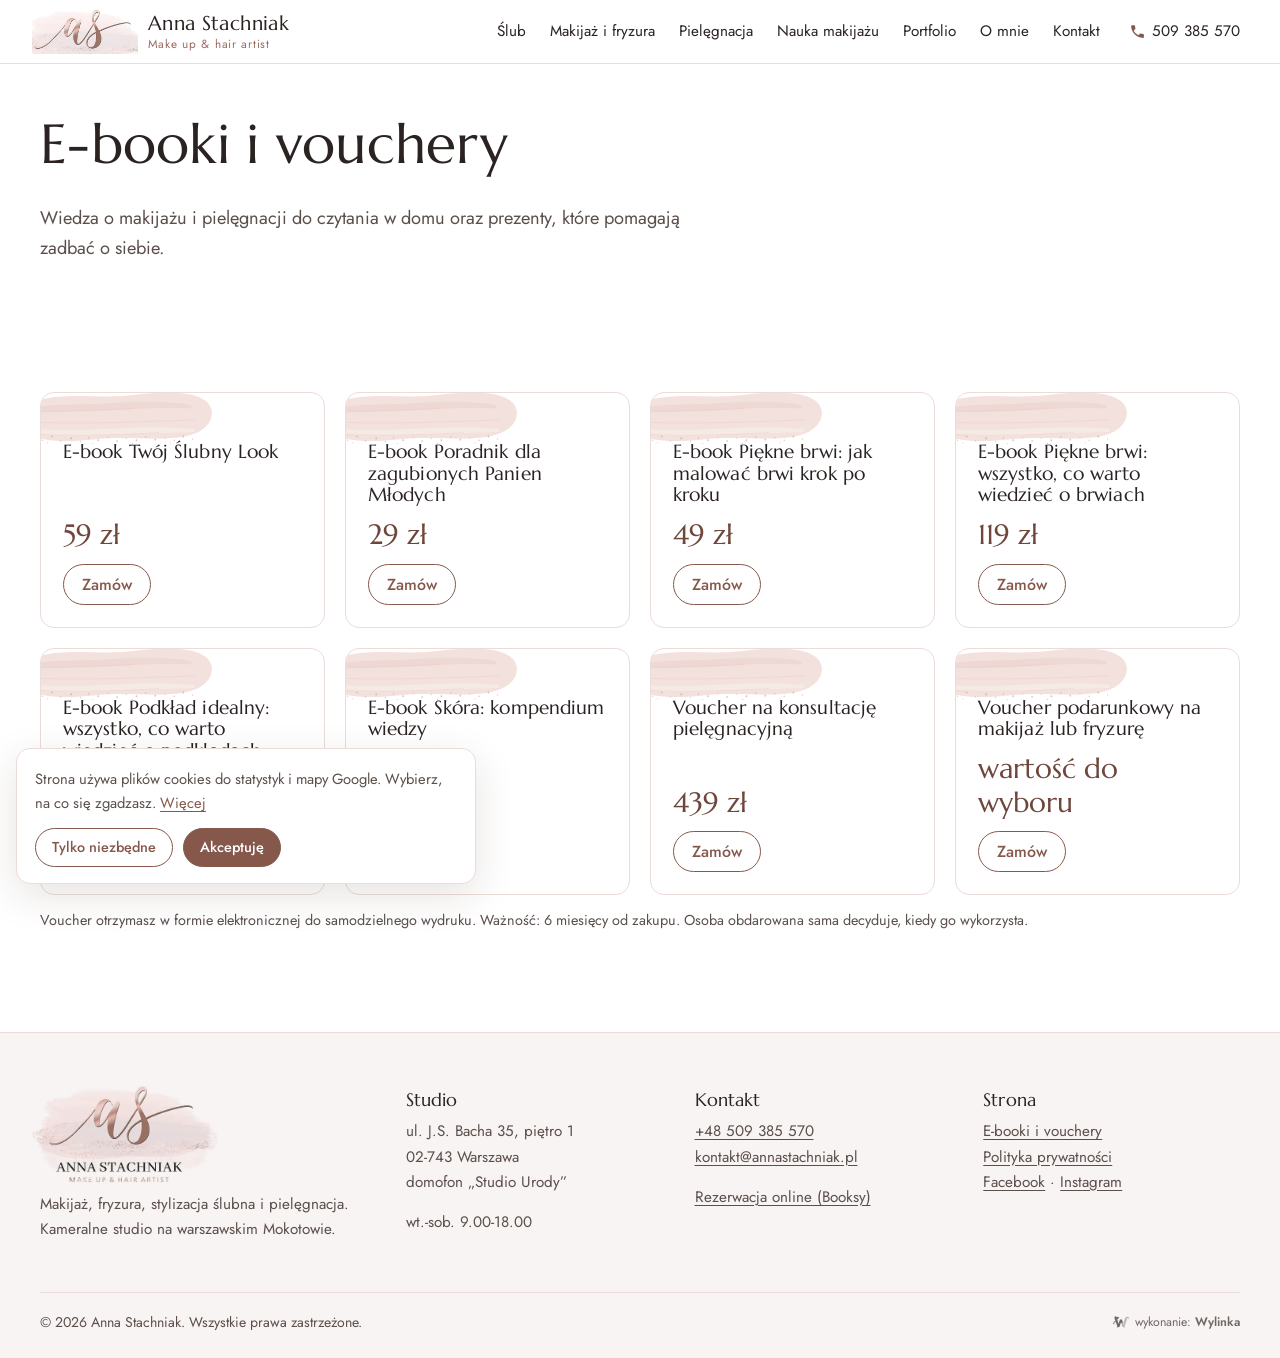
<file: sklep.html>
<!doctype html>
<html lang="pl">
<head>
<meta charset="utf-8">
<meta name="viewport" content="width=device-width,initial-scale=1,viewport-fit=cover">
<meta name="robots" content="noindex,nofollow">
<title>E-booki i vouchery podarunkowe | Anna Stachniak</title>
<meta name="description" content="E-booki o makijażu, brwiach, podkładach i pielęgnacji skóry oraz vouchery podarunkowe na usługi Anny Stachniak.">
<meta name="theme-color" content="#ffffff">
<link rel="icon" href="img/favicon.svg" type="image/svg+xml">
<link rel="preconnect" href="https://fonts.googleapis.com">
<link rel="preconnect" href="https://fonts.gstatic.com" crossorigin>
<link href="https://fonts.googleapis.com/css2?family=Jost:wght@400;500&family=Marcellus&display=swap" rel="stylesheet">
<link rel="stylesheet" href="style.css?v=3">
<style>
.wylinka-badge{display:inline-flex;align-items:center;gap:.4em;color:inherit;text-decoration:none;font-size:.875em;line-height:1;opacity:.85}
.wylinka-badge:hover,.wylinka-badge:focus-visible{opacity:1}
.wylinka-badge:focus-visible{outline:2px solid currentColor;outline-offset:3px;border-radius:2px}
.wylinka-badge svg{width:18px;height:18px;flex:none;overflow:visible}
.wylinka-badge b{font-weight:600}
.wylinka-badge .wy-old{opacity:.45;transform-origin:40px 30px;transition:transform .32s cubic-bezier(.3,.7,.4,1),opacity .32s ease-out}
.wylinka-badge .wy-pod{opacity:0;transition:opacity .2s ease-out .08s}
.wylinka-badge:hover .wy-old,.wylinka-badge:focus-visible .wy-old{transform:translate(9px,7px) rotate(9deg);opacity:0}
.wylinka-badge:hover .wy-pod,.wylinka-badge:focus-visible .wy-pod{opacity:1}
@media (prefers-reduced-motion:reduce){.wylinka-badge .wy-old,.wylinka-badge .wy-pod{transition:none}.wylinka-badge:hover .wy-old,.wylinka-badge:focus-visible .wy-old{transform:none;opacity:.45}.wylinka-badge:hover .wy-pod,.wylinka-badge:focus-visible .wy-pod{opacity:0}}
</style>
</head>
<body class="s-sklep">
<a class="skip" href="#tresc">Przejdź do treści</a>
<header class="top" id="top"><div class="wrap top-in">
<a class="logo" href="index.html" aria-label="Anna Stachniak, strona główna"><img src="img/monogram.webp" width="400" height="174" alt=""><span><b>Anna Stachniak</b><small>Make up &amp; hair artist</small></span></a>
<nav class="menu" id="menu" aria-label="Główne"><a href="slub.html">Ślub</a><a href="makijaz-i-fryzura.html">Makijaż i fryzura</a><a href="konsultacja-pielegnacyjna.html">Pielęgnacja</a><a href="nauka-makijazu.html">Nauka makijażu</a><a href="portfolio.html">Portfolio</a><a href="o-mnie.html">O mnie</a><a href="kontakt.html">Kontakt</a><a class="m-tel" href="tel:+48509385570"><svg viewBox="0 0 24 24" aria-hidden="true"><path d="M6.6 10.8a15.1 15.1 0 0 0 6.6 6.6l2.2-2.2a1 1 0 0 1 1-.25 11.4 11.4 0 0 0 3.6.57 1 1 0 0 1 1 1V20a1 1 0 0 1-1 1A17 17 0 0 1 3 4a1 1 0 0 1 1-1h3.5a1 1 0 0 1 1 1c0 1.25.2 2.45.57 3.57a1 1 0 0 1-.25 1z" fill="currentColor"/></svg>509 385 570</a></nav>
<a class="tel-top" href="tel:+48509385570" aria-label="Zadzwoń 509 385 570"><svg viewBox="0 0 24 24" aria-hidden="true"><path d="M6.6 10.8a15.1 15.1 0 0 0 6.6 6.6l2.2-2.2a1 1 0 0 1 1-.25 11.4 11.4 0 0 0 3.6.57 1 1 0 0 1 1 1V20a1 1 0 0 1-1 1A17 17 0 0 1 3 4a1 1 0 0 1 1-1h3.5a1 1 0 0 1 1 1c0 1.25.2 2.45.57 3.57a1 1 0 0 1-.25 1z" fill="currentColor"/></svg><span>509 385 570</span></a>
<a class="btn btn-top" href="kontakt.html#formularz">Zarezerwuj termin</a>
<button class="burger" type="button" aria-label="Menu" aria-expanded="false" aria-controls="menu"><span></span><span></span><span></span></button>
</div></header>
<main id="tresc">

<section class="podhero ph-prosty"><div class="wrap">
<h1>E-booki i vouchery</h1>
<p class="lead">Wiedza o makijażu i pielęgnacji do czytania w domu oraz prezenty, które pomagają zadbać o siebie.</p>
</div></section>
<section class="sekcja"><div class="wrap">
<div class="produkty"><article class="produkt"><svg class="smuga" viewBox="0 0 400 110" preserveAspectRatio="none" aria-hidden="true" focusable="false"><use href="img/motyw.svg#smuga"/></svg><h3>E-book Twój Ślubny Look</h3><p class="cena">59 zł</p><a class="btn btn-jasny" href="kontakt.html#formularz">Zamów</a></article><article class="produkt"><svg class="smuga" viewBox="0 0 400 110" preserveAspectRatio="none" aria-hidden="true" focusable="false"><use href="img/motyw.svg#smuga"/></svg><h3>E-book Poradnik dla zagubionych Panien Młodych</h3><p class="cena">29 zł</p><a class="btn btn-jasny" href="kontakt.html#formularz">Zamów</a></article><article class="produkt"><svg class="smuga" viewBox="0 0 400 110" preserveAspectRatio="none" aria-hidden="true" focusable="false"><use href="img/motyw.svg#smuga"/></svg><h3>E-book Piękne brwi: jak malować brwi krok po kroku</h3><p class="cena">49 zł</p><a class="btn btn-jasny" href="kontakt.html#formularz">Zamów</a></article><article class="produkt"><svg class="smuga" viewBox="0 0 400 110" preserveAspectRatio="none" aria-hidden="true" focusable="false"><use href="img/motyw.svg#smuga"/></svg><h3>E-book Piękne brwi: wszystko, co warto wiedzieć o brwiach</h3><p class="cena">119 zł</p><a class="btn btn-jasny" href="kontakt.html#formularz">Zamów</a></article><article class="produkt"><svg class="smuga" viewBox="0 0 400 110" preserveAspectRatio="none" aria-hidden="true" focusable="false"><use href="img/motyw.svg#smuga"/></svg><h3>E-book Podkład idealny: wszystko, co warto wiedzieć o podkładach</h3><p class="cena">119 zł</p><a class="btn btn-jasny" href="kontakt.html#formularz">Zamów</a></article><article class="produkt"><svg class="smuga" viewBox="0 0 400 110" preserveAspectRatio="none" aria-hidden="true" focusable="false"><use href="img/motyw.svg#smuga"/></svg><h3>E-book Skóra: kompendium wiedzy</h3><p class="cena">149 zł</p><a class="btn btn-jasny" href="kontakt.html#formularz">Zamów</a></article><article class="produkt"><svg class="smuga" viewBox="0 0 400 110" preserveAspectRatio="none" aria-hidden="true" focusable="false"><use href="img/motyw.svg#smuga"/></svg><h3>Voucher na konsultację pielęgnacyjną</h3><p class="cena">439 zł</p><a class="btn btn-jasny" href="kontakt.html#formularz">Zamów</a></article><article class="produkt"><svg class="smuga" viewBox="0 0 400 110" preserveAspectRatio="none" aria-hidden="true" focusable="false"><use href="img/motyw.svg#smuga"/></svg><h3>Voucher podarunkowy na makijaż lub fryzurę</h3><p class="cena">wartość do wyboru</p><a class="btn btn-jasny" href="kontakt.html#formularz">Zamów</a></article></div>
<p class="zrodlo">Voucher otrzymasz w formie elektronicznej do samodzielnego wydruku. Ważność: 6 miesięcy od zakupu. Osoba obdarowana sama decyduje, kiedy go wykorzysta.</p>
</div></section>
</main>
<footer class="stopka"><div class="wrap">
<div class="st-grid">
<div class="st-marka"><img src="img/logo.webp" width="480" height="267" alt="Anna Stachniak, make up &amp; hair artist" loading="lazy"><p>Makijaż, fryzura, stylizacja ślubna i pielęgnacja. Kameralne studio na warszawskim Mokotowie.</p></div>
<div><h3>Studio</h3><p>ul. J.S. Bacha 35, piętro 1<br>02-743 Warszawa<br>domofon „Studio Urody”</p><p>wt.-sob. 9.00-18.00</p></div>
<div><h3>Kontakt</h3><p><a href="tel:+48509385570">+48 509 385 570</a><br><a href="mailto:kontakt@annastachniak.pl">kontakt@annastachniak.pl</a></p><p><a href="https://annastachniak.booksy.com" rel="noopener">Rezerwacja online (Booksy)</a></p></div>
<div><h3>Strona</h3><p><a href="sklep.html">E-booki i vouchery</a><br><a href="polityka-prywatnosci.html">Polityka prywatności</a><br><a href="https://www.facebook.com/annastachniak.makeup.and.hair" rel="noopener">Facebook</a> · <a href="https://www.instagram.com/annastachniak_makeupstudio/" rel="noopener">Instagram</a></p></div>
</div>
<div class="st-dol"><span>© <span id="rok">2026</span> Anna Stachniak. Wszystkie prawa zastrzeżone.</span><a class="wylinka-badge" href="https://wylinka.pl/?utm_source=annastachniak.pl&amp;utm_medium=stopka&amp;utm_campaign=wykonanie" rel="noopener" title="Strona wykonana przez Wylinka"><svg viewBox="0 0 64 64" aria-hidden="true" focusable="false" fill="currentColor"><path d="M9.8 22.8l-1.2-7.9 2.2-3.7 15.5 4.6-.5 1.5-7.2 5.5 4.7 15.6 5-15.6 7 0 4.1 12.7-4.2-.9-2.6 1.8-.8-2.2-5.3 15.6-4.3 0 .4 .2-2.1 2.8-1.3-1.1 1.1-1.4-3.1 .2-.1-1.7 2.2-.1-5.7-16.5-4.8 .6-.8 3.1 0 .5-.3 .5 .8 2.2-1.6 .5-.4-1.3-.8 1.6-1.5-.8 .8-1.6-1.4 .6-.6-1.6 2.3-.8 .2-.4 1.3-4.8 5.9-.8-2.4-6.9zM15.2 13.7l-.1-.4-.4 .8-.1 .8 .1 1 .1 .4 .3 .7 .3-.9 .1-.7 0-.8z"/><path class="wy-pod" d="M37.1 49.8l-4.5-13.3 2.6-1.8 4.2 .9 .9 2.8 3-9.7 0-.5 .1-.8 3.2-8.4 .5-1 .6-1 .9-1.1 1.3-1 1.1-.7 1.4-.5 1.4-.3 .7 0 .9 0 1.2 .3 1.4 .6 .8 .5 .7 .7 .6 .7 .5 .9 .3 .9 .1 .9 0 .8-.2 .9-.5 .9-.5 .6-.7 .5-.7 .3-.1-.1 0-.1 .5-.5 .3-.7 .2-.5 0-.6-.1-.6-.3-.7-.4-.5-.4-.4-.5-.3-.6-.3-.7 0-.7 .1-.6 .1-.5 .4-.5 .5-.3 .5-.2 .7-.1 1.5-1.4 5.1-.8 3.3-.3 .7-.5 .7-6 17.5 1.9 .1-.1 1.7-3.1-.2 1.1 1.4-1.3 1.1-2.1-2.8 .4-.2z"/><path class="wy-old" d="M40.8 50l.4-.2-4.1 0-4.2-12.5 2.5-1.7 4.3 .9 .6 1.9 .6-1.6 0-.3 2.4-7.8 0-.5 .1-.8 3.2-8.4 .4-.8 .6-.9 .9-1.2 .9-.9 1.3-.8 1.4-.6 1.2-.3 1.4-.1 1.3 .1 .6 .2 .8 .3 1.1 .6 .9 .7 .7 .9 .5 .9 .3 .9 .1 1.1-.1 .9-.3 .9-.4 .7-.6 .7-.6 .4-.6 .2-.1-.1 0-.1 .5-.5 .3-.7 .2-.5 0-.5-.1-.6-.2-.6-.3-.5-.4-.5-.5-.3-.6-.3-.7-.1-.6 0-.6 .1-.6 .3-.6 .5-.3 .4-.2 .5-.1 .5-.1 1.5-1.4 5.1-.8 3.3-.3 .7-.5 .7-6 17.5 1.9 .1-.1 1.7-3.1-.2 1.1 1.4-1.3 1.1zM49.6 17.1l.6 1.7-1.5 1.9 .4 .4 1.8-2.1-.7-2.1zM48.1 28.3l.5 1.8-1.7 1.8 .4 .4 1.9-2-.6-2.2zM37.9 41.7l1.7-1.5-.4-.4-1.7 1.4zM42.6 38.7l-1.5 2.8 1.1 2-1.3 2.6 .5 .2 1.5-2.8-1.1-2 1.4-2.5z"/></svg><span>wykonanie: <b>Wylinka</b></span></a></div>
</div></footer>
<div class="mob" aria-hidden="true"><a href="tel:+48509385570"><svg viewBox="0 0 24 24" aria-hidden="true"><path d="M6.6 10.8a15.1 15.1 0 0 0 6.6 6.6l2.2-2.2a1 1 0 0 1 1-.25 11.4 11.4 0 0 0 3.6.57 1 1 0 0 1 1 1V20a1 1 0 0 1-1 1A17 17 0 0 1 3 4a1 1 0 0 1 1-1h3.5a1 1 0 0 1 1 1c0 1.25.2 2.45.57 3.57a1 1 0 0 1-.25 1z" fill="currentColor"/></svg>Zadzwoń</a><a class="mob-cta" href="kontakt.html#formularz">Zarezerwuj termin</a></div>
<div class="zgody" role="dialog" aria-label="Pliki cookies"><p>Strona używa plików cookies do statystyk i mapy Google. Wybierz, na co się zgadzasz. <a href="polityka-prywatnosci.html">Więcej</a></p><div><button type="button" class="btn btn-jasny" data-zgoda="niezbedne">Tylko niezbędne</button><button type="button" class="btn" data-zgoda="wszystkie">Akceptuję</button></div></div>
<script src="app.js?v=3" defer></script>
</body>
</html>
</file>
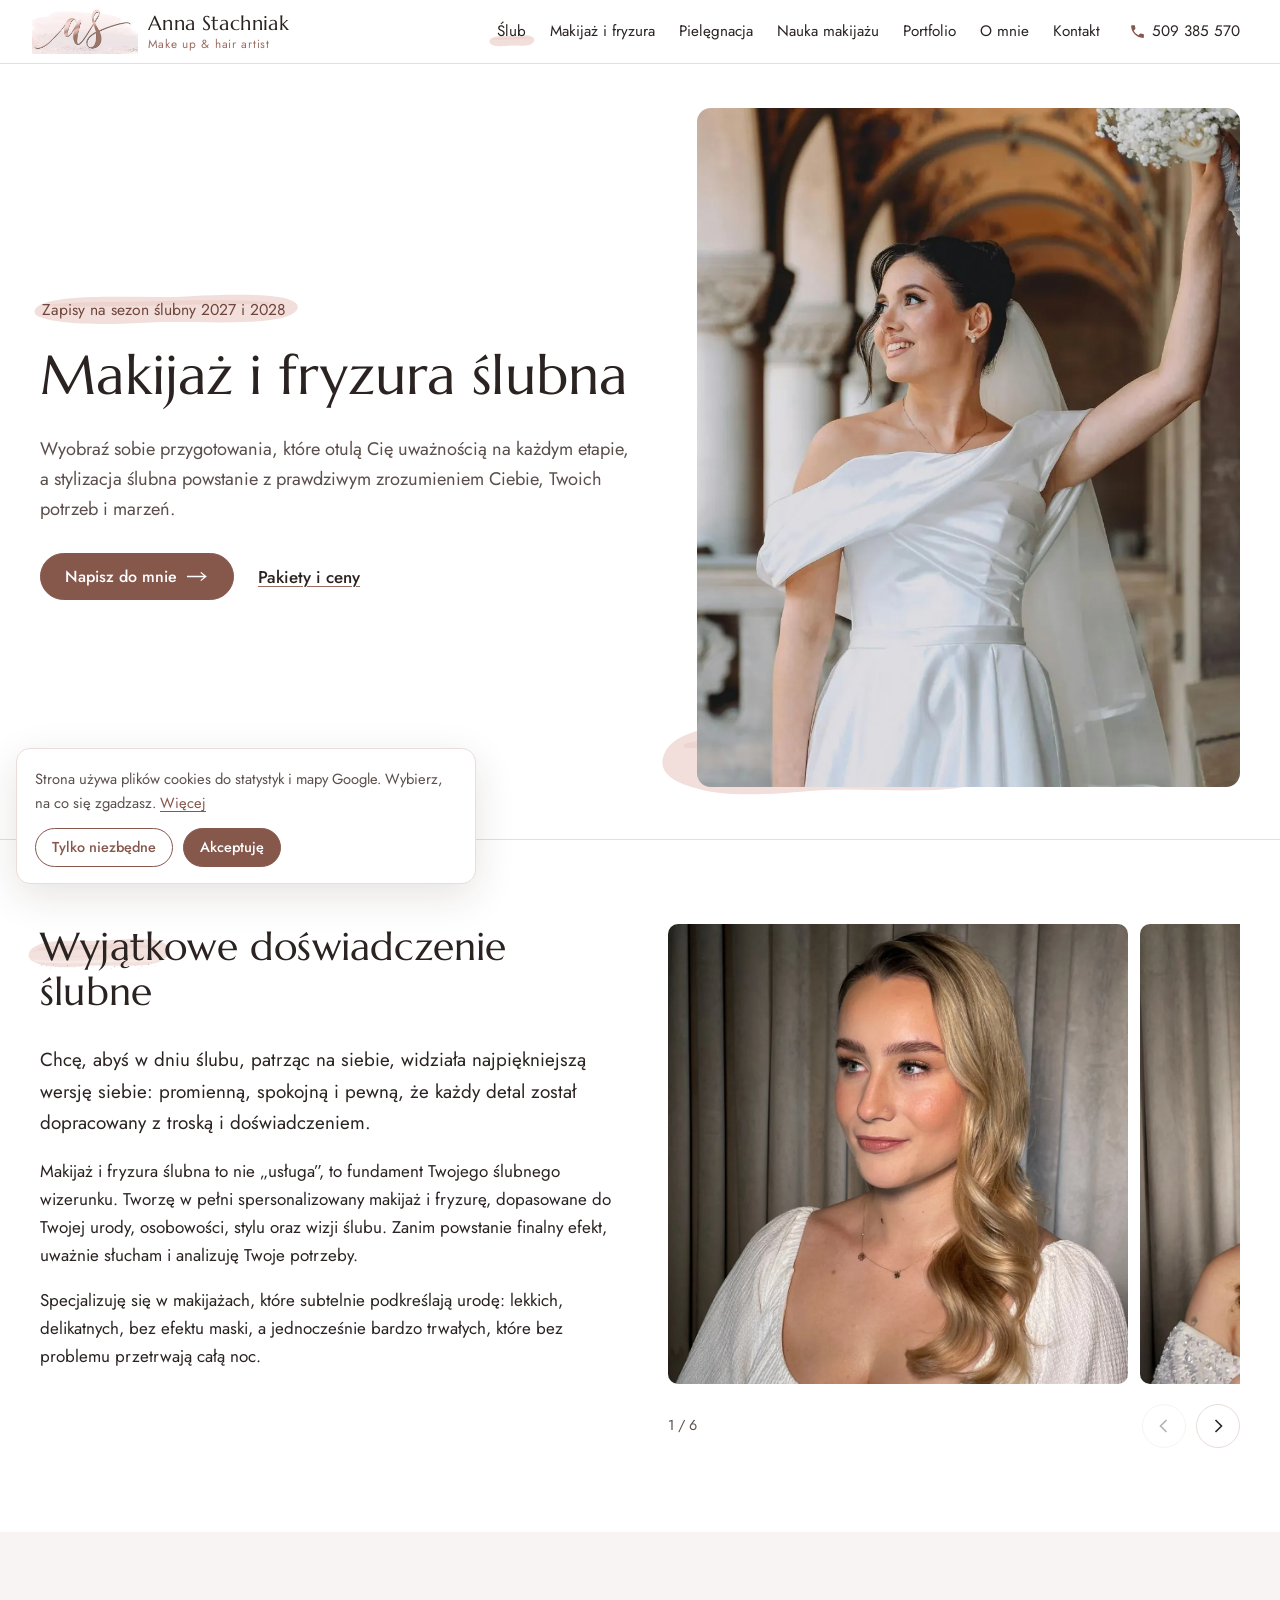
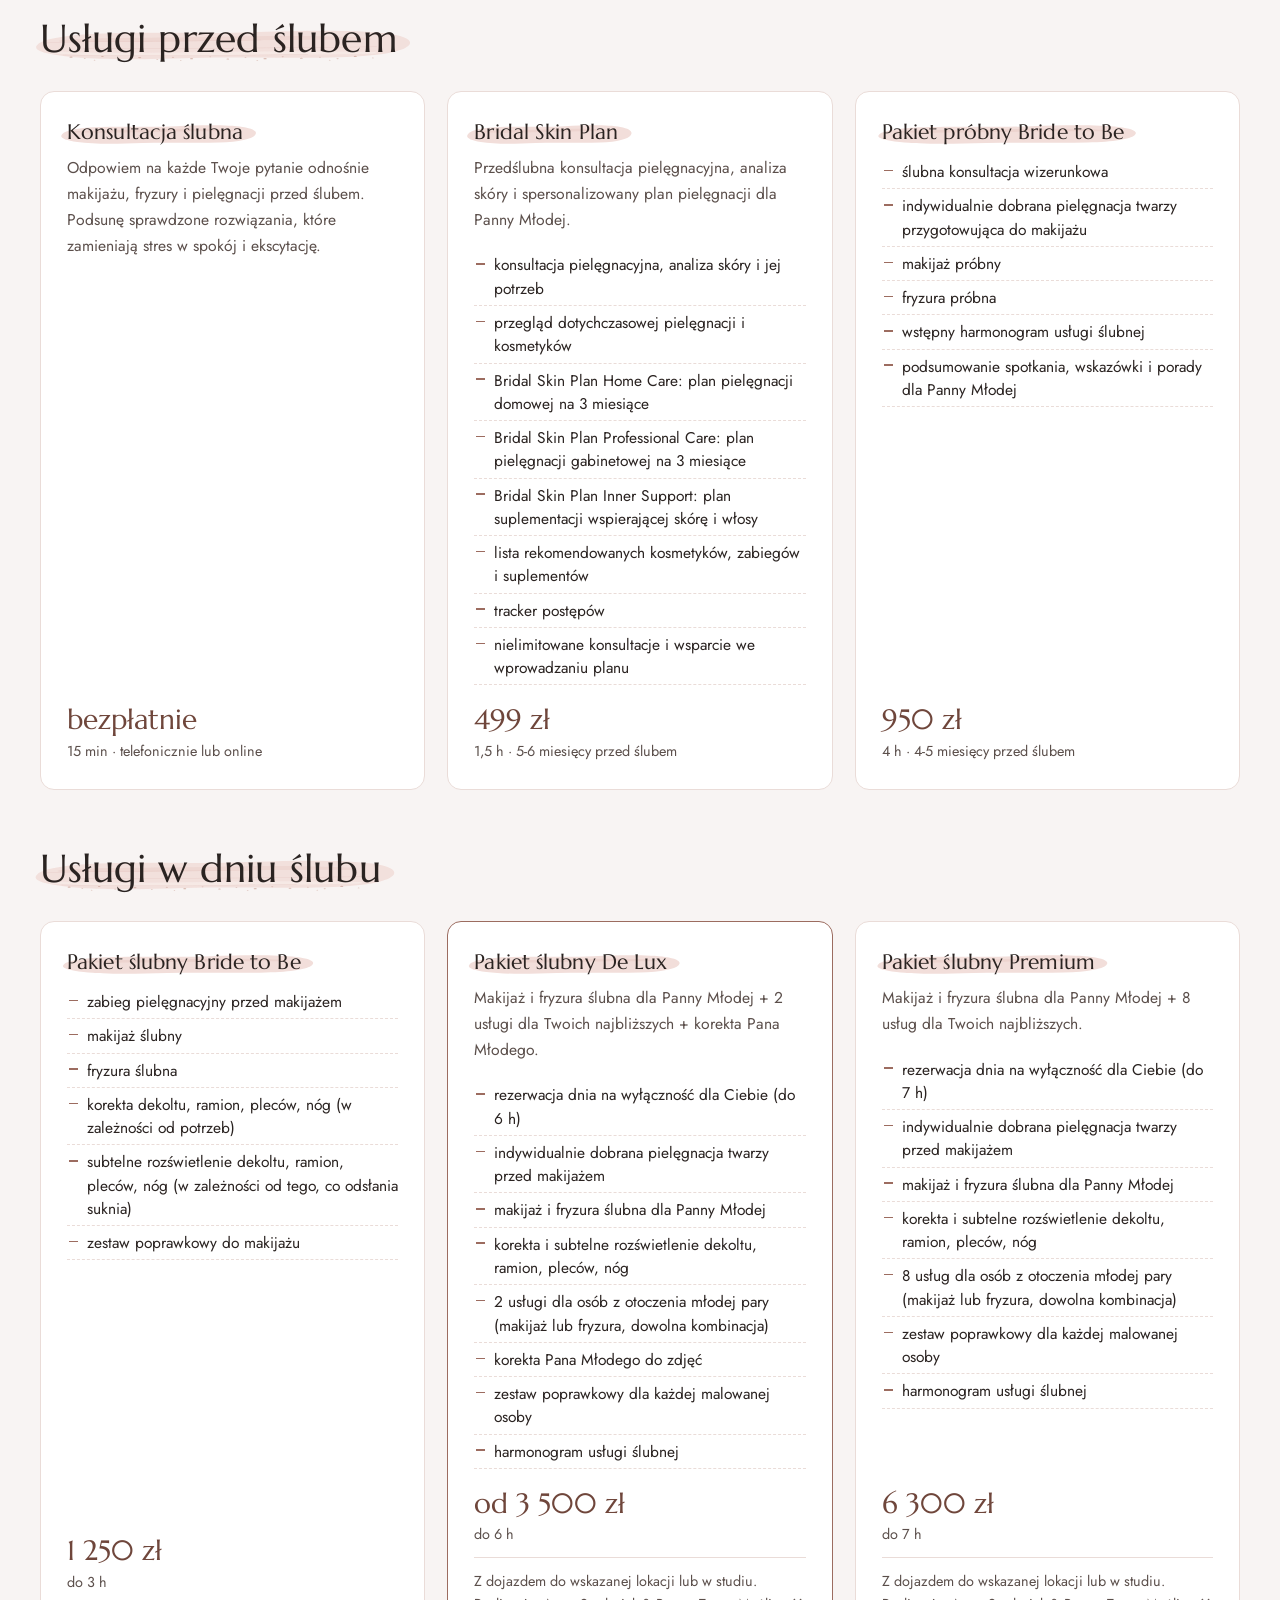
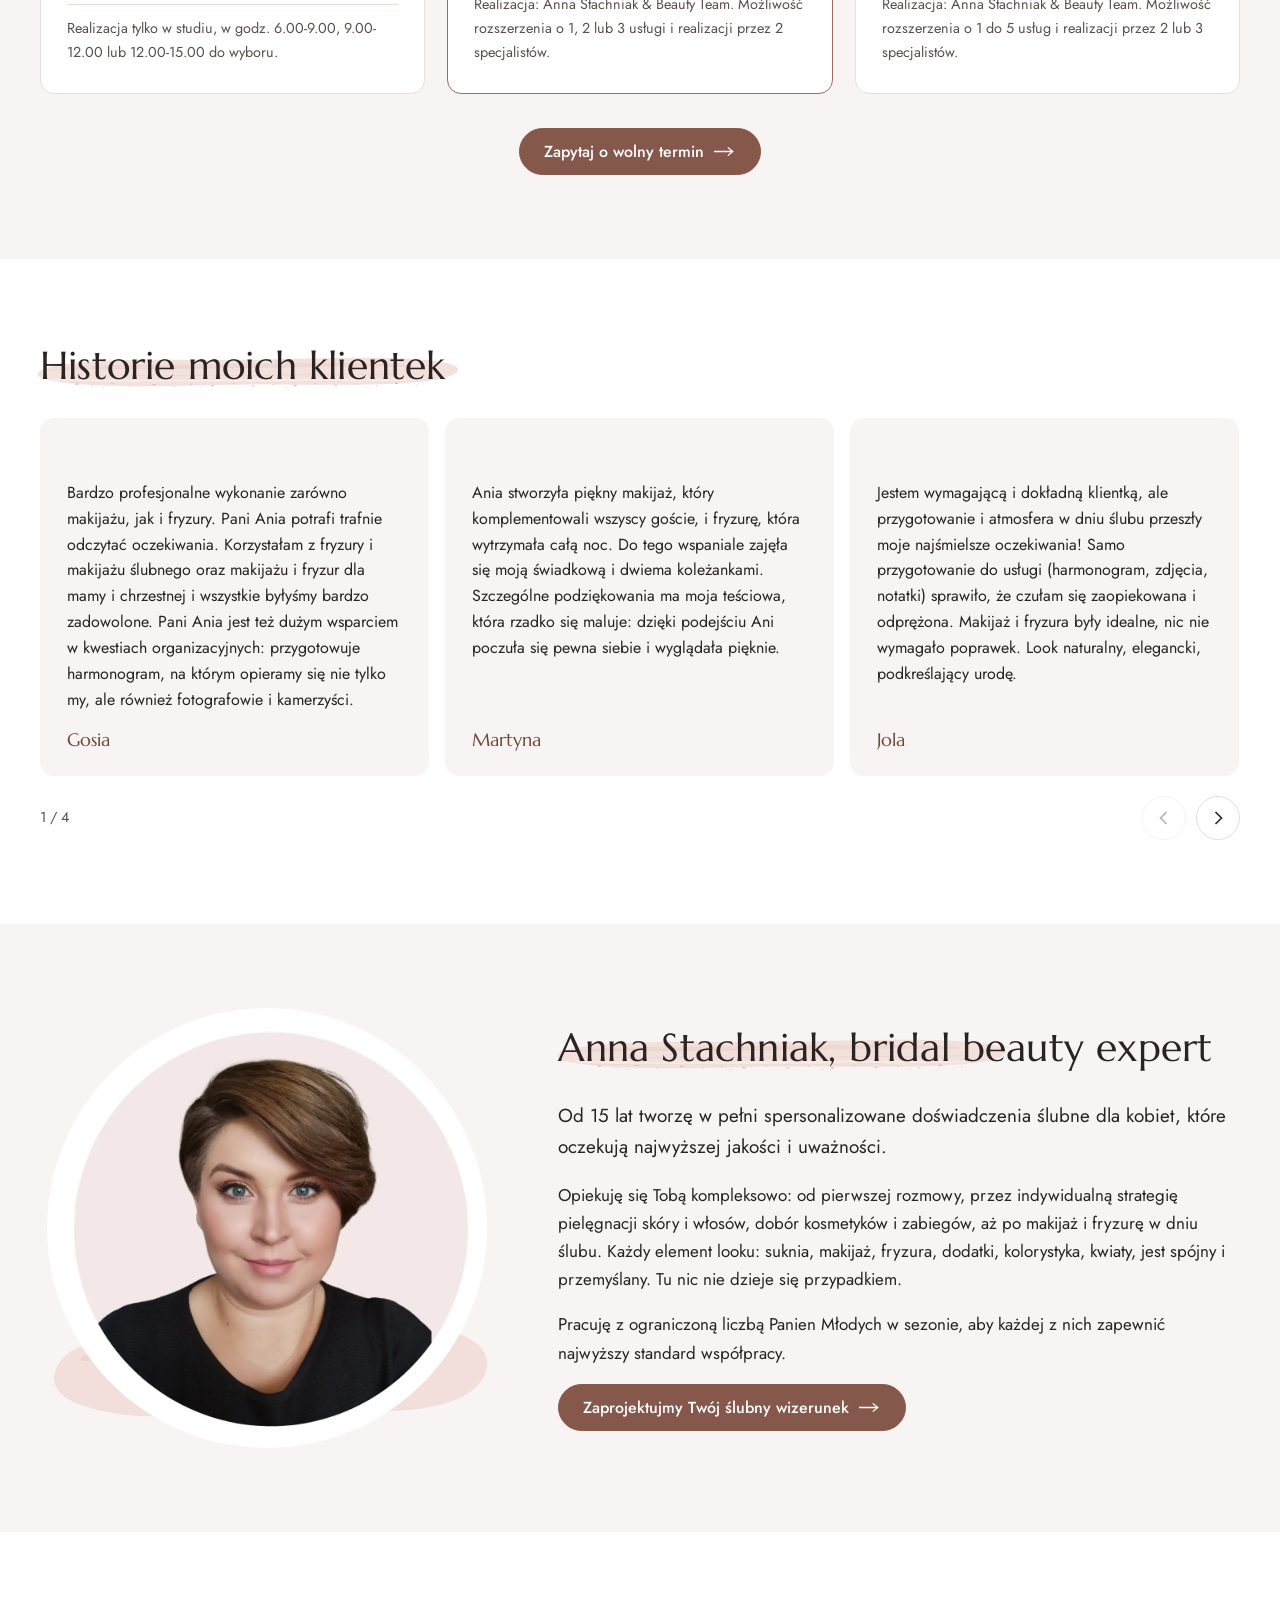
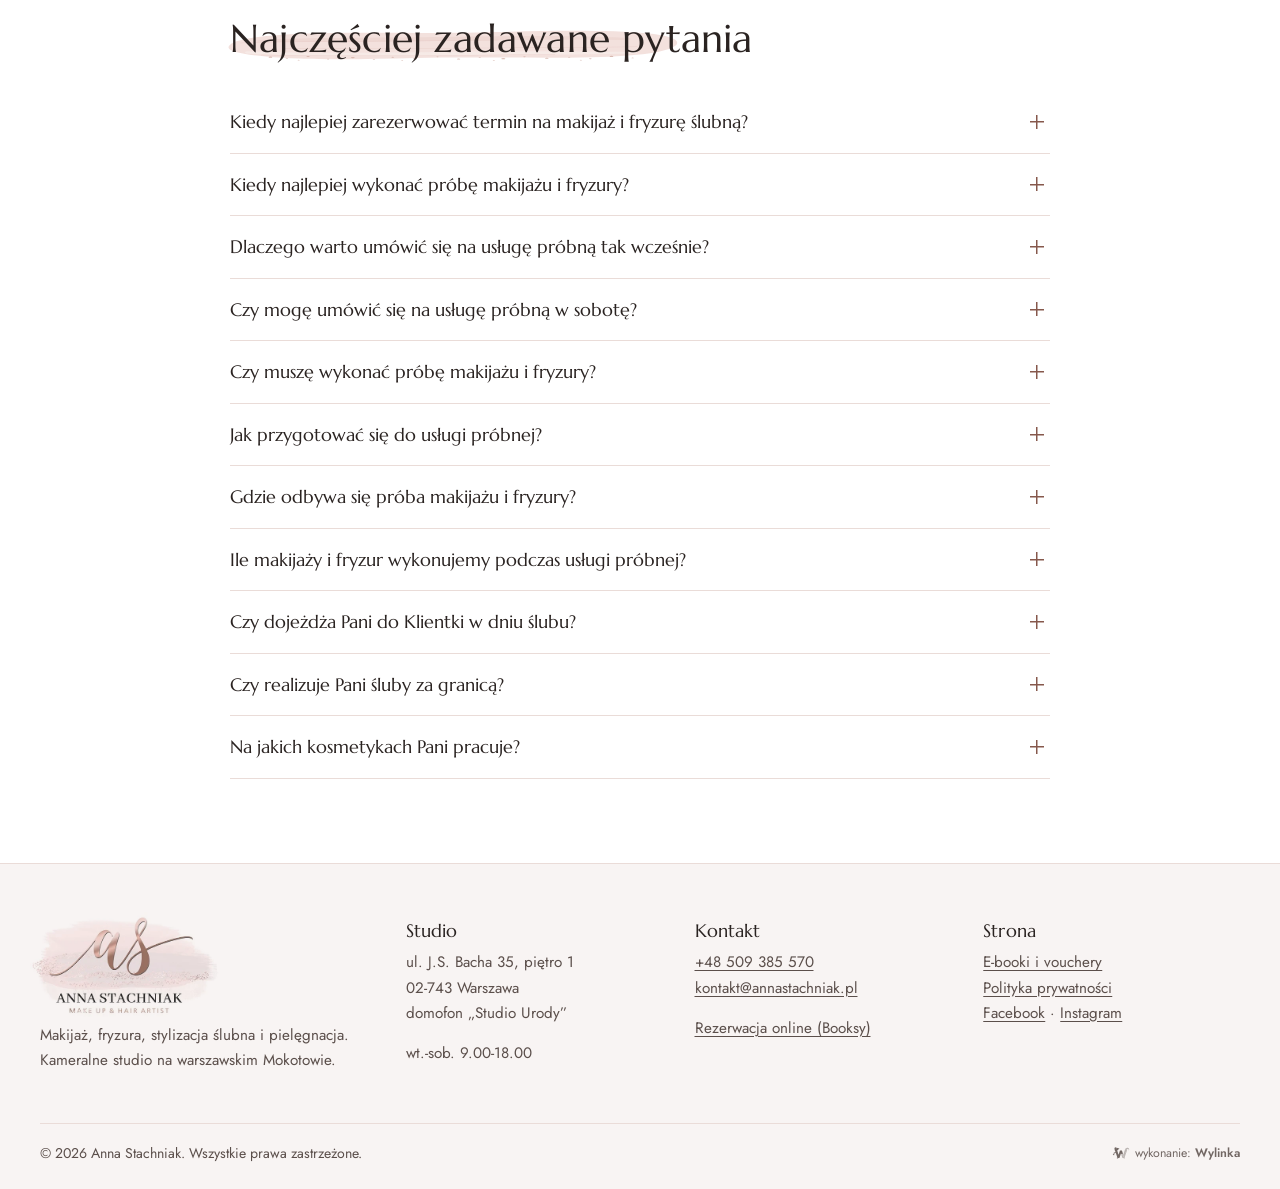
<file: slub.html>
<!doctype html>
<html lang="pl">
<head>
<meta charset="utf-8">
<meta name="viewport" content="width=device-width,initial-scale=1,viewport-fit=cover">
<meta name="robots" content="noindex,nofollow">
<title>Makijaż i fryzura ślubna Warszawa - pakiety ślubne | Anna Stachniak</title>
<meta name="description" content="Makijaż i fryzura ślubna w Warszawie i z dojazdem: konsultacja ślubna, Bridal Skin Plan, pakiet próbny i pakiety na dzień ślubu. Zapisy na sezon 2027 i 2028.">
<meta name="theme-color" content="#ffffff">
<link rel="icon" href="img/favicon.svg" type="image/svg+xml">
<link rel="preconnect" href="https://fonts.googleapis.com">
<link rel="preconnect" href="https://fonts.gstatic.com" crossorigin>
<link href="https://fonts.googleapis.com/css2?family=Jost:wght@400;500&family=Marcellus&display=swap" rel="stylesheet">
<link rel="stylesheet" href="style.css?v=3">
<style>
.wylinka-badge{display:inline-flex;align-items:center;gap:.4em;color:inherit;text-decoration:none;font-size:.875em;line-height:1;opacity:.85}
.wylinka-badge:hover,.wylinka-badge:focus-visible{opacity:1}
.wylinka-badge:focus-visible{outline:2px solid currentColor;outline-offset:3px;border-radius:2px}
.wylinka-badge svg{width:18px;height:18px;flex:none;overflow:visible}
.wylinka-badge b{font-weight:600}
.wylinka-badge .wy-old{opacity:.45;transform-origin:40px 30px;transition:transform .32s cubic-bezier(.3,.7,.4,1),opacity .32s ease-out}
.wylinka-badge .wy-pod{opacity:0;transition:opacity .2s ease-out .08s}
.wylinka-badge:hover .wy-old,.wylinka-badge:focus-visible .wy-old{transform:translate(9px,7px) rotate(9deg);opacity:0}
.wylinka-badge:hover .wy-pod,.wylinka-badge:focus-visible .wy-pod{opacity:1}
@media (prefers-reduced-motion:reduce){.wylinka-badge .wy-old,.wylinka-badge .wy-pod{transition:none}.wylinka-badge:hover .wy-old,.wylinka-badge:focus-visible .wy-old{transform:none;opacity:.45}.wylinka-badge:hover .wy-pod,.wylinka-badge:focus-visible .wy-pod{opacity:0}}
</style>
</head>
<body class="s-slub">
<a class="skip" href="#tresc">Przejdź do treści</a>
<header class="top" id="top"><div class="wrap top-in">
<a class="logo" href="index.html" aria-label="Anna Stachniak, strona główna"><img src="img/monogram.webp" width="400" height="174" alt=""><span><b>Anna Stachniak</b><small>Make up &amp; hair artist</small></span></a>
<nav class="menu" id="menu" aria-label="Główne"><a href="slub.html" class="on" aria-current="page">Ślub</a><a href="makijaz-i-fryzura.html">Makijaż i fryzura</a><a href="konsultacja-pielegnacyjna.html">Pielęgnacja</a><a href="nauka-makijazu.html">Nauka makijażu</a><a href="portfolio.html">Portfolio</a><a href="o-mnie.html">O mnie</a><a href="kontakt.html">Kontakt</a><a class="m-tel" href="tel:+48509385570"><svg viewBox="0 0 24 24" aria-hidden="true"><path d="M6.6 10.8a15.1 15.1 0 0 0 6.6 6.6l2.2-2.2a1 1 0 0 1 1-.25 11.4 11.4 0 0 0 3.6.57 1 1 0 0 1 1 1V20a1 1 0 0 1-1 1A17 17 0 0 1 3 4a1 1 0 0 1 1-1h3.5a1 1 0 0 1 1 1c0 1.25.2 2.45.57 3.57a1 1 0 0 1-.25 1z" fill="currentColor"/></svg>509 385 570</a></nav>
<a class="tel-top" href="tel:+48509385570" aria-label="Zadzwoń 509 385 570"><svg viewBox="0 0 24 24" aria-hidden="true"><path d="M6.6 10.8a15.1 15.1 0 0 0 6.6 6.6l2.2-2.2a1 1 0 0 1 1-.25 11.4 11.4 0 0 0 3.6.57 1 1 0 0 1 1 1V20a1 1 0 0 1-1 1A17 17 0 0 1 3 4a1 1 0 0 1 1-1h3.5a1 1 0 0 1 1 1c0 1.25.2 2.45.57 3.57a1 1 0 0 1-.25 1z" fill="currentColor"/></svg><span>509 385 570</span></a>
<a class="btn btn-top" href="kontakt.html#formularz">Zarezerwuj termin</a>
<button class="burger" type="button" aria-label="Menu" aria-expanded="false" aria-controls="menu"><span></span><span></span><span></span></button>
</div></header>
<main id="tresc">

<section class="podhero"><div class="wrap ph-grid">
<div class="ph-txt">
<p class="hero-info">Zapisy na sezon ślubny 2027 i 2028</p>
<h1>Makijaż i fryzura ślubna</h1>
<p class="lead">Wyobraź sobie przygotowania, które otulą Cię uważnością na każdym etapie, a stylizacja ślubna powstanie z prawdziwym zrozumieniem Ciebie, Twoich potrzeb i marzeń.</p>
<div class="cta"><a class="btn " href="kontakt.html#formularz">Napisz do mnie<svg class="strz-i" viewBox="0 0 24 12" aria-hidden="true"><path d="M0 6h20M15 1.5 20.5 6 15 10.5" fill="none" stroke="currentColor" stroke-width="1.4"/></svg></a><a class="link-ciemny" href="#pakiety">Pakiety i ceny</a></div>
</div>
<figure class="ph-foto"><img src="img/5250cd_2026_01_11.webp" width="1080" height="1080" alt="Panna młoda w sukni z odkrytymi ramionami pod arkadami" fetchpriority="high" decoding="async"></figure>
</div></section>

<section class="sekcja"><div class="wrap dwie">
<div>
<div class="glowa "><h2><span class="smuga-w"><svg class="smuga" viewBox="0 0 400 110" preserveAspectRatio="none" aria-hidden="true" focusable="false"><use href="img/motyw.svg#smuga"/></svg>Wyjątkowe doświadczenie ślubne</span></h2></div>
<p class="lead-m">Chcę, abyś w dniu ślubu, patrząc na siebie, widziała najpiękniejszą wersję siebie: promienną, spokojną i pewną, że każdy detal został dopracowany z troską i doświadczeniem.</p>
<p>Makijaż i fryzura ślubna to nie „usługa”, to fundament Twojego ślubnego wizerunku. Tworzę w pełni spersonalizowany makijaż i fryzurę, dopasowane do Twojej urody, osobowości, stylu oraz wizji ślubu. Zanim powstanie finalny efekt, uważnie słucham i analizuję Twoje potrzeby.</p>
<p>Specjalizuję się w makijażach, które subtelnie podkreślają urodę: lekkich, delikatnych, bez efektu maski, a jednocześnie bardzo trwałych, które bez problemu przetrwają całą noc.</p>
</div>
<div><div class="karuzela k-foto k-waska"><div class="tor" tabindex="0" role="region" aria-label="Zdjęcia panien młodych"><figure class="foto" style="aspect-ratio:1080/1080"><img src="img/2d2cc6_2026_01_16.webp" width="1080" height="1080" alt="Panna młoda z falami" loading="lazy" decoding="async"></figure><figure class="foto" style="aspect-ratio:1080/1080"><img src="img/318553_2026_01_21.webp" width="1080" height="1080" alt="Delikatny makijaż ślubny" loading="lazy" decoding="async"></figure><figure class="foto" style="aspect-ratio:933/1400"><img src="img/80713d_2021_11_Zdj_cie-83.webp" width="933" height="1400" alt="Panna młoda w woalce, zdjęcie czarno-białe" loading="lazy" decoding="async"></figure><figure class="foto" style="aspect-ratio:564/868"><img src="img/3f6e1f_2023_11_090a83ff87f3865ccf16d4ef74e7f0f2.webp" width="564" height="868" alt="Panna młoda z welonem" loading="lazy" decoding="async"></figure><figure class="foto" style="aspect-ratio:989/1400"><img src="img/f8512c_2023_11_20.webp" width="989" height="1400" alt="Panna młoda w koronkowej sukni" loading="lazy" decoding="async"></figure><figure class="foto" style="aspect-ratio:1080/1080"><img src="img/908f7a_2026_01_74.webp" width="1080" height="1080" alt="Panna młoda z przyjaciółkami" loading="lazy" decoding="async"></figure></div><div class="nawig"><span class="licznik" aria-hidden="true"></span><button class="strz wstecz" type="button" aria-label="Poprzednie"><svg viewBox="0 0 16 16"><path d="M10.5 2 4.5 8l6 6"/></svg></button><button class="strz dalej" type="button" aria-label="Następne"><svg viewBox="0 0 16 16"><path d="M5.5 2l6 6-6 6"/></svg></button></div></div></div>
</div></section>

<section class="sekcja jasna" id="pakiety"><div class="wrap">
<div class="glowa "><h2><span class="smuga-w"><svg class="smuga" viewBox="0 0 400 110" preserveAspectRatio="none" aria-hidden="true" focusable="false"><use href="img/motyw.svg#smuga"/></svg>Usługi przed ślubem</span></h2></div>
<div class="pakiety"><article class="pakiet"><h3>Konsultacja ślubna</h3><p class=pk-opis>Odpowiem na każde Twoje pytanie odnośnie makijażu, fryzury i pielęgnacji przed ślubem. Podsunę sprawdzone rozwiązania, które zamieniają stres w spokój i ekscytację.</p><ul></ul><p class="cena">bezpłatnie <small>15 min · telefonicznie lub online</small></p></article><article class="pakiet"><h3>Bridal Skin Plan</h3><p class=pk-opis>Przedślubna konsultacja pielęgnacyjna, analiza skóry i spersonalizowany plan pielęgnacji dla Panny Młodej.</p><ul><li>konsultacja pielęgnacyjna, analiza skóry i jej potrzeb</li><li>przegląd dotychczasowej pielęgnacji i kosmetyków</li><li>Bridal Skin Plan Home Care: plan pielęgnacji domowej na 3 miesiące</li><li>Bridal Skin Plan Professional Care: plan pielęgnacji gabinetowej na 3 miesiące</li><li>Bridal Skin Plan Inner Support: plan suplementacji wspierającej skórę i włosy</li><li>lista rekomendowanych kosmetyków, zabiegów i suplementów</li><li>tracker postępów</li><li>nielimitowane konsultacje i wsparcie we wprowadzaniu planu</li></ul><p class="cena">499 zł <small>1,5 h · 5-6 miesięcy przed ślubem</small></p></article><article class="pakiet"><h3>Pakiet próbny Bride to Be</h3><ul><li>ślubna konsultacja wizerunkowa</li><li>indywidualnie dobrana pielęgnacja twarzy przygotowująca do makijażu</li><li>makijaż próbny</li><li>fryzura próbna</li><li>wstępny harmonogram usługi ślubnej</li><li>podsumowanie spotkania, wskazówki i porady dla Panny Młodej</li></ul><p class="cena">950 zł <small>4 h · 4-5 miesięcy przed ślubem</small></p></article></div>
<div class="glowa odstep"><h2><span class="smuga-w"><svg class="smuga" viewBox="0 0 400 110" preserveAspectRatio="none" aria-hidden="true" focusable="false"><use href="img/motyw.svg#smuga"/></svg>Usługi w dniu ślubu</span></h2></div>
<div class="pakiety"><article class="pakiet"><h3>Pakiet ślubny Bride to Be</h3><ul><li>zabieg pielęgnacyjny przed makijażem</li><li>makijaż ślubny</li><li>fryzura ślubna</li><li>korekta dekoltu, ramion, pleców, nóg (w zależności od potrzeb)</li><li>subtelne rozświetlenie dekoltu, ramion, pleców, nóg (w zależności od tego, co odsłania suknia)</li><li>zestaw poprawkowy do makijażu</li></ul><p class="cena">1 250 zł <small>do 3 h</small></p><p class="pk-extra">Realizacja tylko w studiu, w godz. 6.00-9.00, 9.00-12.00 lub 12.00-15.00 do wyboru.</p></article><article class="pakiet wyroz"><h3>Pakiet ślubny De Lux</h3><p class=pk-opis>Makijaż i fryzura ślubna dla Panny Młodej + 2 usługi dla Twoich najbliższych + korekta Pana Młodego.</p><ul><li>rezerwacja dnia na wyłączność dla Ciebie (do 6 h)</li><li>indywidualnie dobrana pielęgnacja twarzy przed makijażem</li><li>makijaż i fryzura ślubna dla Panny Młodej</li><li>korekta i subtelne rozświetlenie dekoltu, ramion, pleców, nóg</li><li>2 usługi dla osób z otoczenia młodej pary (makijaż lub fryzura, dowolna kombinacja)</li><li>korekta Pana Młodego do zdjęć</li><li>zestaw poprawkowy dla każdej malowanej osoby</li><li>harmonogram usługi ślubnej</li></ul><p class="cena">od 3 500 zł <small>do 6 h</small></p><p class="pk-extra">Z dojazdem do wskazanej lokacji lub w studiu. Realizacja: Anna Stachniak &amp; Beauty Team. Możliwość rozszerzenia o 1, 2 lub 3 usługi i realizacji przez 2 specjalistów.</p></article><article class="pakiet"><h3>Pakiet ślubny Premium</h3><p class=pk-opis>Makijaż i fryzura ślubna dla Panny Młodej + 8 usług dla Twoich najbliższych.</p><ul><li>rezerwacja dnia na wyłączność dla Ciebie (do 7 h)</li><li>indywidualnie dobrana pielęgnacja twarzy przed makijażem</li><li>makijaż i fryzura ślubna dla Panny Młodej</li><li>korekta i subtelne rozświetlenie dekoltu, ramion, pleców, nóg</li><li>8 usług dla osób z otoczenia młodej pary (makijaż lub fryzura, dowolna kombinacja)</li><li>zestaw poprawkowy dla każdej malowanej osoby</li><li>harmonogram usługi ślubnej</li></ul><p class="cena">6 300 zł <small>do 7 h</small></p><p class="pk-extra">Z dojazdem do wskazanej lokacji lub w studiu. Realizacja: Anna Stachniak &amp; Beauty Team. Możliwość rozszerzenia o 1 do 5 usług i realizacji przez 2 lub 3 specjalistów.</p></article></div>
<div class="cta-c"><a class="btn " href="kontakt.html#formularz">Zapytaj o wolny termin<svg class="strz-i" viewBox="0 0 24 12" aria-hidden="true"><path d="M0 6h20M15 1.5 20.5 6 15 10.5" fill="none" stroke="currentColor" stroke-width="1.4"/></svg></a></div>
</div></section>

<section class="sekcja"><div class="wrap">
<div class="glowa "><h2><span class="smuga-w"><svg class="smuga" viewBox="0 0 400 110" preserveAspectRatio="none" aria-hidden="true" focusable="false"><use href="img/motyw.svg#smuga"/></svg>Historie moich klientek</span></h2></div>
<div class="karuzela k-opinie"><div class="tor" tabindex="0" role="region" aria-label="Opinie klientek"><figure class="opinia"><span class="cudz" aria-hidden="true">„</span><blockquote>Bardzo profesjonalne wykonanie zarówno makijażu, jak i fryzury. Pani Ania potrafi trafnie odczytać oczekiwania. Korzystałam z fryzury i makijażu ślubnego oraz makijażu i fryzur dla mamy i chrzestnej i wszystkie byłyśmy bardzo zadowolone. Pani Ania jest też dużym wsparciem w kwestiach organizacyjnych: przygotowuje harmonogram, na którym opieramy się nie tylko my, ale również fotografowie i kamerzyści.</blockquote><figcaption>Gosia</figcaption></figure><figure class="opinia"><span class="cudz" aria-hidden="true">„</span><blockquote>Ania stworzyła piękny makijaż, który komplementowali wszyscy goście, i fryzurę, która wytrzymała całą noc. Do tego wspaniale zajęła się moją świadkową i dwiema koleżankami. Szczególne podziękowania ma moja teściowa, która rzadko się maluje: dzięki podejściu Ani poczuła się pewna siebie i wyglądała pięknie.</blockquote><figcaption>Martyna</figcaption></figure><figure class="opinia"><span class="cudz" aria-hidden="true">„</span><blockquote>Jestem wymagającą i dokładną klientką, ale przygotowanie i atmosfera w dniu ślubu przeszły moje najśmielsze oczekiwania! Samo przygotowanie do usługi (harmonogram, zdjęcia, notatki) sprawiło, że czułam się zaopiekowana i odprężona. Makijaż i fryzura były idealne, nic nie wymagało poprawek. Look naturalny, elegancki, podkreślający urodę.</blockquote><figcaption>Jola</figcaption></figure><figure class="opinia"><span class="cudz" aria-hidden="true">„</span><blockquote>Ania towarzyszyła mi w dniu mojego ślubu i zrobiła mi przepiękną fryzurę oraz makijaż. To profesjonalistka, ale przede wszystkim cudowna i ciepła osoba. Sprawia, że w tak wyjątkowym dniu człowiek zapomina całkowicie o stresie.</blockquote><figcaption>Katarzyna</figcaption></figure></div><div class="nawig"><span class="licznik" aria-hidden="true"></span><button class="strz wstecz" type="button" aria-label="Poprzednie"><svg viewBox="0 0 16 16"><path d="M10.5 2 4.5 8l6 6"/></svg></button><button class="strz dalej" type="button" aria-label="Następne"><svg viewBox="0 0 16 16"><path d="M5.5 2l6 6-6 6"/></svg></button></div></div>
</div></section>

<section class="sekcja jasna"><div class="wrap poznajmy">
<figure class="portret"><img src="img/4a7f6d_2022_01_Anna-Stachniak-1.webp" width="1080" height="1080" alt="Anna Stachniak" loading="lazy" decoding="async"></figure>
<div>
<div class="glowa "><h2><span class="smuga-w"><svg class="smuga" viewBox="0 0 400 110" preserveAspectRatio="none" aria-hidden="true" focusable="false"><use href="img/motyw.svg#smuga"/></svg>Anna Stachniak, bridal beauty expert</span></h2></div>
<p class="lead-m">Od 15 lat tworzę w pełni spersonalizowane doświadczenia ślubne dla kobiet, które oczekują najwyższej jakości i uważności.</p>
<p>Opiekuję się Tobą kompleksowo: od pierwszej rozmowy, przez indywidualną strategię pielęgnacji skóry i włosów, dobór kosmetyków i zabiegów, aż po makijaż i fryzurę w dniu ślubu. Każdy element looku: suknia, makijaż, fryzura, dodatki, kolorystyka, kwiaty, jest spójny i przemyślany. Tu nic nie dzieje się przypadkiem.</p>
<p>Pracuję z ograniczoną liczbą Panien Młodych w sezonie, aby każdej z nich zapewnić najwyższy standard współpracy.</p>
<a class="btn " href="kontakt.html#formularz">Zaprojektujmy Twój ślubny wizerunek<svg class="strz-i" viewBox="0 0 24 12" aria-hidden="true"><path d="M0 6h20M15 1.5 20.5 6 15 10.5" fill="none" stroke="currentColor" stroke-width="1.4"/></svg></a>
</div>
</div></section>

<section class="sekcja"><div class="wrap waski">
<div class="glowa "><h2><span class="smuga-w"><svg class="smuga" viewBox="0 0 400 110" preserveAspectRatio="none" aria-hidden="true" focusable="false"><use href="img/motyw.svg#smuga"/></svg>Najczęściej zadawane pytania</span></h2></div>
<div class="faq"><details><summary>Kiedy najlepiej zarezerwować termin na makijaż i fryzurę ślubną?</summary><div class="odp"><p>Im szybciej, tym lepiej, minimum 8 miesięcy przed ślubem. Terminy na kolejne lata rezerwuję na bieżąco, a niektóre klientki rezerwują nawet z półtorarocznym wyprzedzeniem. Terminy poza sezonem ślubnym (listopad-marzec) są bardziej dostępne, nawet na 3 tygodnie przed datą.</p></div></details><details><summary>Kiedy najlepiej wykonać próbę makijażu i fryzury?</summary><div class="odp"><p>Około 5-6 miesięcy przed ślubem. Warto mieć już wybraną suknię, bo jest punktem wyjścia w doborze makijażu, fryzury i stylizacji.</p></div></details><details><summary>Dlaczego warto umówić się na usługę próbną tak wcześnie?</summary><div class="odp"><p>To najlepszy czas, żeby poprawić wygląd cery i zadbać o włosy. Podczas próby często przeprowadzam też konsultację pielęgnacyjną i ustalam indywidualny program pielęgnacji. Na dobrze nawilżonej i wypielęgnowanej cerze makijaż wygląda piękniej, naturalniej i jest trwalszy.</p></div></details><details><summary>Czy mogę umówić się na usługę próbną w sobotę?</summary><div class="odp"><p>Tak, w pierwszych miesiącach roku (styczeń-marzec). W sezonie ślubnym (kwiecień-październik) w soboty wykonuję głównie usługi ślubne, więc na próbę umawiamy się w innym dogodnym terminie.</p></div></details><details><summary>Czy muszę wykonać próbę makijażu i fryzury?</summary><div class="odp"><p>Tak, próba jest bardzo ważna. Pozwala zobaczyć się w stylizacji, sprawdzić trwałość makijażu i fryzury i wprowadzić uwagi przed dniem ślubu. W dniu ślubu zwykle nie ma już czasu na zmiany, a próba daje spokój ducha i pewność siebie.</p></div></details><details><summary>Jak przygotować się do usługi próbnej?</summary><div class="odp"><ul><li>Na tydzień przed próbą wykonaj min. 3 razy peeling twarzy i dekoltu (w tym jeden dzień przed) i codziennie nawilżaj skórę oraz usta.</li><li>Załóż bluzkę w kolorze białym lub zbliżonym do koloru sukni, najlepiej z podobnym dekoltem.</li><li>Na 2-3 dni przed próbą wykonaj regulację brwi.</li><li>Przyjdź w czystych, umytych włosach i bez makijażu. Możesz przynieść swoje kosmetyki.</li><li>Zabierz zdjęcie sukni oraz dodatków, butów i kwiatów, jeśli są już wybrane. Jeśli nie, wspólnie znajdziemy odpowiednie elementy.</li></ul></div></details><details><summary>Gdzie odbywa się próba makijażu i fryzury?</summary><div class="odp"><p>W moim studiu na warszawskim Mokotowie (okolice metra Służew), ul. J.S. Bacha 35, piętro 1.</p></div></details><details><summary>Ile makijaży i fryzur wykonujemy podczas usługi próbnej?</summary><div class="odp"><p>Jeden makijaż i jedną fryzurę. Poprzedza je szczegółowa konsultacja: poznanie preferencji i oczekiwań, dobór do typu urody i osobowości.</p></div></details><details><summary>Czy dojeżdża Pani do Klientki w dniu ślubu?</summary><div class="odp"><p>Tak, na terenie całej Polski, przy zamówieniu pakietu De Lux lub Premium. Koszt dojazdu ustalany jest indywidualnie.</p></div></details><details><summary>Czy realizuje Pani śluby za granicą?</summary><div class="odp"><p>Tak, na terenie Europy, swobodnie komunikując się z gośćmi po angielsku. Za granicą realizuję tylko pakiet De Lux z możliwością rozszerzenia o 2 usługi (liczba zależna od godziny ślubu). Po stronie Panny Młodej jest dodatkowo: organizacja i koszt przelotu w obie strony (obowiązkowo bagaż rejestrowany), nocleg w miejscu przygotowań lub w pobliżu oraz zwrot kosztów lub organizacja dojazdów i wyżywienia. Każdy dzień weekendowy (pt, sob, nd) jest płatny jako kolejny pakiet De Lux na wyłączność.</p></div></details><details><summary>Na jakich kosmetykach Pani pracuje?</summary><div class="odp"><p>Na profesjonalnych produktach renomowanych marek, głównie marek dla wizażystów i marek premium, m.in.: Dior, Hourglass, YSL, Armani, Kanebo, Shiseido, Guerlain, Benefit, Smashbox, Estée Lauder, Chanel, Rare Beauty, Kryolan, Ben Nye, Screen Face, Mahron, Inglot, MAC, Lancôme, Bobbi Brown, Make Up Factory, Natasha Denona, ArtDeco, Pupa, Tom Ford, Huda Beauty, Charlotte Tilbury, Clinique. Pracuję z zachowaniem najwyższych standardów higieny.</p></div></details></div>
</div></section>
</main>
<footer class="stopka"><div class="wrap">
<div class="st-grid">
<div class="st-marka"><img src="img/logo.webp" width="480" height="267" alt="Anna Stachniak, make up &amp; hair artist" loading="lazy"><p>Makijaż, fryzura, stylizacja ślubna i pielęgnacja. Kameralne studio na warszawskim Mokotowie.</p></div>
<div><h3>Studio</h3><p>ul. J.S. Bacha 35, piętro 1<br>02-743 Warszawa<br>domofon „Studio Urody”</p><p>wt.-sob. 9.00-18.00</p></div>
<div><h3>Kontakt</h3><p><a href="tel:+48509385570">+48 509 385 570</a><br><a href="mailto:kontakt@annastachniak.pl">kontakt@annastachniak.pl</a></p><p><a href="https://annastachniak.booksy.com" rel="noopener">Rezerwacja online (Booksy)</a></p></div>
<div><h3>Strona</h3><p><a href="sklep.html">E-booki i vouchery</a><br><a href="polityka-prywatnosci.html">Polityka prywatności</a><br><a href="https://www.facebook.com/annastachniak.makeup.and.hair" rel="noopener">Facebook</a> · <a href="https://www.instagram.com/annastachniak_makeupstudio/" rel="noopener">Instagram</a></p></div>
</div>
<div class="st-dol"><span>© <span id="rok">2026</span> Anna Stachniak. Wszystkie prawa zastrzeżone.</span><a class="wylinka-badge" href="https://wylinka.pl/?utm_source=annastachniak.pl&amp;utm_medium=stopka&amp;utm_campaign=wykonanie" rel="noopener" title="Strona wykonana przez Wylinka"><svg viewBox="0 0 64 64" aria-hidden="true" focusable="false" fill="currentColor"><path d="M9.8 22.8l-1.2-7.9 2.2-3.7 15.5 4.6-.5 1.5-7.2 5.5 4.7 15.6 5-15.6 7 0 4.1 12.7-4.2-.9-2.6 1.8-.8-2.2-5.3 15.6-4.3 0 .4 .2-2.1 2.8-1.3-1.1 1.1-1.4-3.1 .2-.1-1.7 2.2-.1-5.7-16.5-4.8 .6-.8 3.1 0 .5-.3 .5 .8 2.2-1.6 .5-.4-1.3-.8 1.6-1.5-.8 .8-1.6-1.4 .6-.6-1.6 2.3-.8 .2-.4 1.3-4.8 5.9-.8-2.4-6.9zM15.2 13.7l-.1-.4-.4 .8-.1 .8 .1 1 .1 .4 .3 .7 .3-.9 .1-.7 0-.8z"/><path class="wy-pod" d="M37.1 49.8l-4.5-13.3 2.6-1.8 4.2 .9 .9 2.8 3-9.7 0-.5 .1-.8 3.2-8.4 .5-1 .6-1 .9-1.1 1.3-1 1.1-.7 1.4-.5 1.4-.3 .7 0 .9 0 1.2 .3 1.4 .6 .8 .5 .7 .7 .6 .7 .5 .9 .3 .9 .1 .9 0 .8-.2 .9-.5 .9-.5 .6-.7 .5-.7 .3-.1-.1 0-.1 .5-.5 .3-.7 .2-.5 0-.6-.1-.6-.3-.7-.4-.5-.4-.4-.5-.3-.6-.3-.7 0-.7 .1-.6 .1-.5 .4-.5 .5-.3 .5-.2 .7-.1 1.5-1.4 5.1-.8 3.3-.3 .7-.5 .7-6 17.5 1.9 .1-.1 1.7-3.1-.2 1.1 1.4-1.3 1.1-2.1-2.8 .4-.2z"/><path class="wy-old" d="M40.8 50l.4-.2-4.1 0-4.2-12.5 2.5-1.7 4.3 .9 .6 1.9 .6-1.6 0-.3 2.4-7.8 0-.5 .1-.8 3.2-8.4 .4-.8 .6-.9 .9-1.2 .9-.9 1.3-.8 1.4-.6 1.2-.3 1.4-.1 1.3 .1 .6 .2 .8 .3 1.1 .6 .9 .7 .7 .9 .5 .9 .3 .9 .1 1.1-.1 .9-.3 .9-.4 .7-.6 .7-.6 .4-.6 .2-.1-.1 0-.1 .5-.5 .3-.7 .2-.5 0-.5-.1-.6-.2-.6-.3-.5-.4-.5-.5-.3-.6-.3-.7-.1-.6 0-.6 .1-.6 .3-.6 .5-.3 .4-.2 .5-.1 .5-.1 1.5-1.4 5.1-.8 3.3-.3 .7-.5 .7-6 17.5 1.9 .1-.1 1.7-3.1-.2 1.1 1.4-1.3 1.1zM49.6 17.1l.6 1.7-1.5 1.9 .4 .4 1.8-2.1-.7-2.1zM48.1 28.3l.5 1.8-1.7 1.8 .4 .4 1.9-2-.6-2.2zM37.9 41.7l1.7-1.5-.4-.4-1.7 1.4zM42.6 38.7l-1.5 2.8 1.1 2-1.3 2.6 .5 .2 1.5-2.8-1.1-2 1.4-2.5z"/></svg><span>wykonanie: <b>Wylinka</b></span></a></div>
</div></footer>
<div class="mob" aria-hidden="true"><a href="tel:+48509385570"><svg viewBox="0 0 24 24" aria-hidden="true"><path d="M6.6 10.8a15.1 15.1 0 0 0 6.6 6.6l2.2-2.2a1 1 0 0 1 1-.25 11.4 11.4 0 0 0 3.6.57 1 1 0 0 1 1 1V20a1 1 0 0 1-1 1A17 17 0 0 1 3 4a1 1 0 0 1 1-1h3.5a1 1 0 0 1 1 1c0 1.25.2 2.45.57 3.57a1 1 0 0 1-.25 1z" fill="currentColor"/></svg>Zadzwoń</a><a class="mob-cta" href="kontakt.html#formularz">Zarezerwuj termin</a></div>
<div class="zgody" role="dialog" aria-label="Pliki cookies"><p>Strona używa plików cookies do statystyk i mapy Google. Wybierz, na co się zgadzasz. <a href="polityka-prywatnosci.html">Więcej</a></p><div><button type="button" class="btn btn-jasny" data-zgoda="niezbedne">Tylko niezbędne</button><button type="button" class="btn" data-zgoda="wszystkie">Akceptuję</button></div></div>
<script src="app.js?v=3" defer></script>
</body>
</html>
</file>
<file: style.css>
/* Anna Stachniak - koncept Wylinki. Motyw: pociągnięcie pędzla z logo (różowa smuga z drobinkami, różowe złoto liter "as"). */
:root{
  --ink:#2a2321; --ink2:#5b4f4b; --rose:#9c6c60; --rose-d:#86584c; --rose-dd:#6f463b;
  --blush:#f2deda; --line:#eadcd8; --jasne:#f8f4f3; --bg:#fff;
  --serif:"Marcellus",Georgia,"Times New Roman",serif; --sans:"Jost",system-ui,-apple-system,"Segoe UI",Roboto,sans-serif;
  --top:64px; --r:14px;
}
*{box-sizing:border-box}
html{-webkit-text-size-adjust:100%;scroll-padding-top:calc(var(--top) + 12px)}
@media (prefers-reduced-motion:no-preference){html{scroll-behavior:smooth}}
body{margin:0;background:var(--bg);color:var(--ink);font:400 17px/1.65 var(--sans);overflow-x:hidden}
img{max-width:100%;height:auto;display:block}
a{color:var(--rose-d);text-underline-offset:3px}
a:hover{color:var(--rose-dd)}
h1,h2,h3{font-family:var(--serif);font-weight:400;line-height:1.15;margin:0 0 .5em;color:var(--ink);letter-spacing:.005em}
h1{font-size:clamp(2rem,1.05rem + 3vw,3.5rem)}
h2{font-size:clamp(1.65rem,1.15rem + 1.7vw,2.45rem)}
h3{font-size:1.32rem}
p{margin:0 0 1em}
.wrap{width:min(1200px,100% - 32px);margin-inline:auto}
.skip{position:absolute;left:-999px;top:8px;background:#fff;padding:8px 12px;z-index:200}
.skip:focus{left:8px}
:focus-visible{outline:2px solid var(--rose-d);outline-offset:3px}

/* ---------- nagłówek ---------- */
.top{position:sticky;top:0;z-index:50;background:rgba(255,255,255,.97);border-bottom:1px solid var(--line);height:var(--top)}
.top-in{display:flex;align-items:center;gap:18px;height:100%}
.logo{display:flex;align-items:center;gap:10px;text-decoration:none;color:var(--ink);flex:none;margin-right:auto}
.logo img{height:46px;width:auto;margin:-2px 0 0 -8px}
.logo span{display:flex;flex-direction:column;line-height:1.1}
.logo b{font:400 1.22rem/1.1 var(--serif);letter-spacing:.02em}
.logo small{font-size:.74rem;color:var(--rose);letter-spacing:.06em;margin-top:3px}
.menu{display:flex;align-items:center;gap:2px}
.menu a{position:relative;padding:8px 11px;color:var(--ink);text-decoration:none;font-size:.95rem;white-space:nowrap;z-index:0}
.menu a::before{content:"";position:absolute;left:2px;right:2px;bottom:3px;height:16px;background:url(img/smuga.svg) center/100% 100% no-repeat;opacity:0;transform:scaleX(.6);transform-origin:left;transition:opacity .2s,transform .25s ease-out;z-index:-1}
.menu a:hover::before{opacity:.7;transform:none}
.menu a.on::before{opacity:1;transform:none}
.menu .m-tel{display:none}
.tel-top{display:flex;align-items:center;gap:6px;color:var(--ink);text-decoration:none;font-size:.95rem;white-space:nowrap}
.tel-top svg{width:17px;height:17px;color:var(--rose-d)}
.btn-top{padding:10px 18px;font-size:.92rem}
.burger{display:none;width:44px;height:44px;border:0;background:none;padding:10px;cursor:pointer;flex-direction:column;justify-content:center;gap:5px}
.burger span{display:block;height:1.6px;background:var(--ink);transition:transform .2s,opacity .2s}
.burger[aria-expanded="true"] span:nth-child(1){transform:translateY(6.6px) rotate(45deg)}
.burger[aria-expanded="true"] span:nth-child(2){opacity:0}
.burger[aria-expanded="true"] span:nth-child(3){transform:translateY(-6.6px) rotate(-45deg)}
@media (max-width:1380px){
  .top .btn-top{display:none}
}
@media (max-width:1100px){
  :root{--top:60px}
  .logo img{height:40px}
  .burger{display:flex}
  .tel-top span{display:none}
  .tel-top{width:44px;height:44px;justify-content:center;border:1px solid var(--line);border-radius:50%}
  .menu{position:fixed;left:0;right:0;top:var(--top);bottom:0;background:#fff;flex-direction:column;align-items:stretch;gap:0;padding:12px 20px 28px;overflow-y:auto;transform:translateY(-8px);opacity:0;visibility:hidden;transition:opacity .2s,transform .2s,visibility .2s}
  .menu.open{opacity:1;transform:none;visibility:visible}
  .menu a{font:400 1.45rem/1.3 var(--serif);padding:13px 4px;border-bottom:1px solid var(--line)}
  .menu a::before{left:0;right:auto;width:150px;bottom:10px;height:22px}
  .menu .m-tel{display:flex;align-items:center;gap:10px;font:500 1.05rem var(--sans);color:var(--rose-d);border:0;margin-top:14px}
  .menu .m-tel svg{width:18px;height:18px}
  .menu .m-tel::before{display:none}
}
@media (max-width:380px){.logo small{display:none}.logo b{font-size:1.1rem}}

/* ---------- przyciski ---------- */
.btn{white-space:nowrap;display:inline-flex;align-items:center;justify-content:center;gap:10px;background:var(--rose-d);color:#fff;border:1px solid var(--rose-d);border-radius:40px;padding:13px 24px;font:500 1rem/1.2 var(--sans);text-decoration:none;cursor:pointer;transition:background .2s,color .2s,transform .2s}
.btn:hover{background:var(--rose-dd);border-color:var(--rose-dd);color:#fff}
.btn:active{transform:scale(.98)}
.btn-jasny{background:transparent;color:var(--rose-d)}
.btn-jasny:hover{background:var(--rose-d);color:#fff}
.strz-i{width:22px;height:11px;flex:none;transition:transform .2s}
.btn:hover .strz-i{transform:translateX(3px)}
.link-ciemny{color:var(--ink);font-weight:500;text-decoration:underline;text-decoration-color:var(--rose);text-decoration-thickness:1px}
.cta{display:flex;flex-wrap:wrap;align-items:center;gap:14px 24px}
.cta-c{text-align:center;margin-top:34px}

/* ---------- nagłówki sekcji: litery na smudze, jak w logo ---------- */
.glowa{margin-bottom:30px;max-width:760px}
.glowa h2{margin-bottom:.35em}
.glowa.odstep{margin-top:56px}
.smuga-w{position:relative;display:inline;z-index:0}
.smuga{position:absolute;left:-.4em;top:.28em;width:calc(100% + .9em);max-width:12em;height:1.05em;z-index:-1;pointer-events:none;opacity:.9}
.sub{color:var(--ink2);margin:0;font-size:1.05rem}

/* ---------- hero (strona główna) ---------- */
.hero{position:relative;display:flex;align-items:center;min-height:min(calc(100svh - var(--top)),900px);overflow:hidden;background:#e9e6e1}
.hero{background:#fff}
.hero-foto{position:absolute;top:0;bottom:0;right:0;left:34%;margin:0}
.hero-foto img{width:100%;height:100%;object-fit:cover;object-position:50% 22%}
.hero-foto::after{content:"";position:absolute;inset:0;background:linear-gradient(90deg,#fff 0,rgba(255,255,255,.82) 12%,rgba(255,255,255,.25) 30%,rgba(255,255,255,0) 42%)}
.hero-in{position:relative;width:100%;padding:48px 0;z-index:1}
.hero-txt{max-width:560px}
.hero-info{display:inline-block;position:relative;z-index:0;font-size:.98rem;color:var(--rose-dd);margin-bottom:18px;padding:2px 2px}
.hero-info::before{content:"";position:absolute;inset:-6px -14px;background:url(img/smuga.svg) center/100% 100% no-repeat;z-index:-1}
.hero h1{margin-bottom:.4em}
.lead{font-size:1.14rem;color:var(--ink2);max-width:36em;margin-bottom:1.6em}
@media (max-width:760px){
  .hero{flex-direction:column;align-items:stretch;min-height:calc(100svh - var(--top));background:#fff}
  .hero::before{display:none}
  .hero-foto{position:relative;inset:auto;flex:1 1 0;min-height:min(60vw,30svh);max-height:58svh;align-self:stretch;width:100%}
  .hero-foto img{position:absolute;inset:0;object-position:58% 30%}
  .hero-foto::after{background:linear-gradient(180deg,rgba(255,255,255,0) 65%,#fff 100%)}
  .hero-in{flex:0 0 auto;padding:6px 0 calc(18px + env(safe-area-inset-bottom))}
  .hero-info{font-size:.9rem;margin-bottom:10px}
  .hero h1{font-size:clamp(1.62rem,1rem + 2.6svh,2.2rem);margin-bottom:.35em}
  .hero .lead{font-size:clamp(.98rem,.8rem + .9svh,1.08rem);margin-bottom:1.05em;line-height:1.5}
}
@media (max-width:760px) and (max-height:700px){
  .podhero h1{font-size:1.6rem}
  .podhero .lead{font-size:.95rem;line-height:1.5}
  .hero-info{margin-bottom:6px;font-size:.85rem}
  .hero h1{font-size:1.5rem}
  .hero .lead{font-size:.95rem;margin-bottom:.8em}
  .hero .btn{padding:11px 20px}
}

/* ---------- podstrony: hero ---------- */
.podhero{padding:44px 0 52px;border-bottom:1px solid var(--line)}
.ph-grid{display:grid;grid-template-columns:minmax(0,1.05fr) minmax(0,.95fr);gap:56px;align-items:center}
.ph-foto{position:relative;margin:0;z-index:0}
.ph-foto img{width:100%;aspect-ratio:4/5;max-height:calc(100svh - var(--top) - 96px);object-fit:cover;border-radius:var(--r)}
.ph-foto::before{content:"";position:absolute;left:-46px;bottom:-26px;width:68%;height:110px;background:url(img/smuga.svg) center/100% 100% no-repeat;z-index:-1}
.ph-portret img{aspect-ratio:1;border-radius:50%;max-height:none}
.ph-prosty{padding:48px 0 30px;border-bottom:0}
.ph-prosty .lead{margin-bottom:.8em}
.kotwice{display:flex;flex-wrap:wrap;gap:10px}
.kotwice a{border:1px solid var(--line);border-radius:40px;padding:8px 16px;text-decoration:none;color:var(--ink)}
.kotwice a:hover{border-color:var(--rose)}
@media (max-width:860px){
  .podhero:not(.ph-prosty){padding:0 0 24px;border-bottom:0}
  .ph-grid{display:flex;flex-direction:column-reverse;gap:18px;min-height:calc(100svh - var(--top) - 24px)}
  .ph-txt{flex:0 0 auto}
  .ph-foto{width:calc(100% + 32px);margin:0 -16px;flex:1 1 0;min-height:30svh;align-self:stretch}
  .ph-foto img{position:absolute;inset:0;height:100%;max-height:none;aspect-ratio:auto;border-radius:0}
  .ph-foto::before{display:none}
  .ph-portret{width:auto;margin:16px auto 0;flex:0 0 auto;min-height:0}
  .ph-portret img{position:static;width:min(62vw,280px);height:auto;aspect-ratio:1;border-radius:50%}
  .podhero h1{font-size:clamp(1.8rem,1.1rem + 3vw,2.4rem)}
  .podhero .lead{font-size:1.04rem;margin-bottom:1.1em}
}

/* ---------- sekcje ---------- */
.sekcja{padding:84px 0}
.sekcja.jasna{background:var(--jasne)}
@media (max-width:760px){.sekcja{padding:56px 0}}
.waski{max-width:820px}
.tekst p{max-width:44em}
.lead-m{font-size:1.18rem;color:var(--ink)}
.dwie{display:grid;grid-template-columns:minmax(0,1fr) minmax(0,1fr);gap:56px;align-items:start}
.trzy{display:grid;grid-template-columns:repeat(3,minmax(0,1fr));gap:28px}
.cztery{display:grid;grid-template-columns:repeat(4,minmax(0,1fr));gap:26px}
.cecha{border-top:1px solid var(--line);padding-top:18px}
.cecha h3{position:relative;z-index:0;display:inline-block}
.cecha h3::before{content:"";position:absolute;left:-10px;top:6px;width:72px;height:24px;background:url(img/smuga.svg) center/100% 100% no-repeat;z-index:-1}
.kroki .cecha h3::before{width:96px}
@media (max-width:960px){.dwie,.trzy{grid-template-columns:minmax(0,1fr);gap:32px}.cztery{grid-template-columns:repeat(2,minmax(0,1fr))}}
@media (max-width:560px){.cztery{grid-template-columns:minmax(0,1fr)}}
.motto{font:400 1.32rem/1.45 var(--serif);color:var(--rose-dd);margin:1.4em 0;padding:0 0 0 22px;border-left:1px solid var(--rose)}

/* poznajmy się */
.poznajmy{display:grid;grid-template-columns:minmax(0,.8fr) minmax(0,1.2fr);gap:64px;align-items:center}
.portret{margin:0;position:relative;z-index:0}
.portret img{border-radius:50%;width:min(100%,440px);margin:auto;aspect-ratio:1;object-fit:cover}
.portret::before{content:"";position:absolute;left:0;right:0;bottom:2%;height:30%;background:url(img/smuga.svg) center/100% 100% no-repeat;z-index:-1}
@media (max-width:860px){.poznajmy{grid-template-columns:minmax(0,1fr);gap:28px}.portret img{width:min(70vw,300px)}}

/* ---------- karuzele (palec + mysz) ---------- */
.karuzela{position:relative}
.tor{display:grid;grid-auto-flow:column;gap:16px;overflow-x:auto;overscroll-behavior-x:contain;scroll-snap-type:x mandatory;scrollbar-width:none;padding-bottom:4px;cursor:grab;-webkit-overflow-scrolling:touch}
.tor::-webkit-scrollbar{display:none}
.tor>*{scroll-snap-align:start}
.tor.ciag{cursor:grabbing;scroll-snap-type:none;user-select:none}
.tor.ciag *{pointer-events:none}
.tor img{-webkit-user-drag:none;user-select:none}
.nawig{display:flex;align-items:center;justify-content:flex-end;gap:10px;margin-top:16px}
.nawig.zbedna{display:none}
.licznik{margin-right:auto;font-size:.9rem;color:var(--ink2)}
.strz{width:44px;height:44px;border-radius:50%;border:1px solid var(--line);background:#fff;display:grid;place-items:center;cursor:pointer;transition:border-color .2s,opacity .2s}
.strz:hover:not(:disabled){border-color:var(--rose)}
.strz:disabled{opacity:.35;cursor:default}
.strz svg{width:16px;height:16px;fill:none;stroke:var(--ink);stroke-width:1.6}

/* kafle oferty */
.k-kafle .tor{grid-auto-columns:78%}
.kafel{display:block;text-decoration:none;color:var(--ink)}
.kafel figure{margin:0 0 14px;overflow:hidden;border-radius:var(--r)}
.kafel img{width:100%;aspect-ratio:4/5;object-fit:cover;transition:transform .6s cubic-bezier(.2,.7,.2,1)}
.kafel:hover img{transform:scale(1.035)}
.kafel h3{position:relative;display:inline-block;z-index:0;margin-bottom:.25em}
.kafel h3::before{content:"";position:absolute;left:-10px;right:-14px;top:.15em;height:1.15em;background:url(img/smuga.svg) center/100% 100% no-repeat;z-index:-1;opacity:0;transition:opacity .25s}
.kafel:hover h3::before{opacity:1}
.kafel p{color:var(--ink2);margin-bottom:.5em}
.wiecej{display:inline-flex;align-items:center;gap:8px;color:var(--rose-d);font-weight:500}
@media (min-width:640px){.k-kafle .tor{grid-auto-columns:calc(50% - 8px)}}
@media (min-width:980px){.k-kafle .tor{grid-auto-flow:row;grid-template-columns:repeat(3,minmax(0,1fr));gap:40px 28px;overflow:visible;cursor:auto}.k-kafle .nawig{display:none}}

/* galerie zdjęć: naturalne proporcje, nic nie ucięte */
.k-foto .tor,.k-hist .tor{grid-auto-columns:max-content;gap:12px}
.foto{margin:0;height:var(--h,420px)}
.foto img{height:100%;width:100%;object-fit:cover;max-width:none;border-radius:10px}
.k-foto{--h:440px}
.k-waska{--h:460px}
.k-szeroka{--h:280px}
@media (max-width:760px){.k-foto{--h:min(118vw,440px)}.k-waska{--h:min(118vw,420px)}.k-szeroka{--h:min(52vw,230px)}}

/* portfolio */
.historie{display:grid;grid-template-columns:minmax(0,1fr);gap:52px}
.karuzela,.historia{min-width:0}
@media (min-width:1000px){.historie{grid-template-columns:repeat(2,minmax(0,1fr));gap:56px 40px}.k-hist{--h:340px}.hist-jedno .foto,.hist-jedno img{max-height:340px}}
.historia h3{margin:14px 0 4px;font-size:1.4rem}
.historia .link-ciemny{font-size:.95rem}
.k-hist{--h:380px}
.hist-jedno .foto{height:auto;max-height:380px;max-width:100%;width:fit-content}
.hist-jedno img{height:auto;width:auto;max-width:100%;max-height:380px}
.k-hist .nawig{margin-top:-2px}
@media (max-width:760px){.k-hist{--h:min(82vw,320px)}.hist-jedno img{max-height:min(82vw,320px)}}

/* pas zdjęciowy */
.pas-foto{position:relative;min-height:620px;display:flex;align-items:center;overflow:hidden}
.pas-foto figure{position:absolute;inset:0;margin:0}
.pas-foto img{width:100%;height:100%;object-fit:cover;object-position:60% 40%}
.pas-txt{position:relative;width:100%;padding:60px 0}
.pas-karta{background:#fff;max-width:520px;padding:38px 40px;border-radius:var(--r);position:relative;z-index:0}
.pas-karta::before{content:"";position:absolute;right:-30px;top:-28px;width:220px;height:64px;background:url(img/smuga.svg) center/100% 100% no-repeat;z-index:-1}
@media (max-width:760px){
  .pas-foto{display:block;min-height:0}
  .pas-foto figure{position:relative;height:min(100vw,440px)}
  .pas-txt{padding:0}
  .pas-karta{margin:-60px 0 0;padding:28px 22px;max-width:none;box-shadow:0 10px 30px rgba(60,30,20,.08)}
  .pas-karta::before{right:auto;left:10px;width:170px}
}

/* opinie */
.k-opinie .tor{grid-auto-columns:86%}
@media (min-width:700px){.k-opinie .tor{grid-auto-columns:calc(50% - 8px)}}
@media (min-width:1100px){.k-opinie .tor{grid-auto-columns:calc(33.333% - 11px)}}
.opinia{margin:0;background:#fff;border:1px solid var(--line);border-radius:var(--r);padding:28px 26px 24px;display:flex;flex-direction:column}
.sekcja:not(.jasna) .opinia{background:var(--jasne);border-color:transparent}
.cudz{font:400 3.4rem/1 var(--serif);color:var(--rose);height:.42em;display:block;margin-bottom:10px;overflow:hidden}
.opinia blockquote{margin:0 0 16px;font-size:1rem;line-height:1.62;color:var(--ink);flex:1}
.opinia figcaption{font:400 1.1rem var(--serif);color:var(--rose-dd)}
.zrodlo{font-size:.9rem;color:var(--ink2);margin-top:14px}

/* pakiety / cenniki */
.pakiety{display:grid;grid-template-columns:repeat(3,minmax(0,1fr));gap:22px;align-items:stretch}
.p-dwa{grid-template-columns:repeat(2,minmax(0,1fr));max-width:900px}
.pakiet{background:#fff;border:1px solid var(--line);border-radius:var(--r);padding:28px 26px;display:flex;flex-direction:column;position:relative;z-index:0}
.pakiet.wyroz{border-color:var(--rose)}
.pakiet h3{position:relative;display:inline-block;align-self:flex-start;z-index:0}
.pakiet h3::before{content:"";position:absolute;left:-12px;right:-16px;top:.1em;height:1.2em;background:url(img/smuga.svg) center/100% 100% no-repeat;z-index:-1}
.pk-opis{color:var(--ink2);font-size:.98rem}
.pakiet ul{margin:0 0 18px;padding:0;list-style:none;flex:1}
.pakiet li{position:relative;padding:5px 0 5px 20px;font-size:.97rem;line-height:1.5;border-bottom:1px dashed var(--line)}
.pakiet li::before{content:"";position:absolute;left:2px;top:.95em;width:9px;height:1.4px;background:var(--rose)}
.cena{font:400 1.75rem/1.2 var(--serif);color:var(--rose-dd);margin:0}
.cena small{display:block;font:400 .9rem/1.4 var(--sans);color:var(--ink2);margin-top:4px}
.pk-extra{font-size:.9rem;color:var(--ink2);margin:12px 0 0;padding-top:12px;border-top:1px solid var(--line)}
@media (max-width:980px){.pakiety,.p-dwa{grid-template-columns:minmax(0,1fr)}}
.cenniki{display:grid;grid-template-columns:repeat(2,minmax(0,1fr));gap:28px}
.cennik{background:#fff;border:1px solid var(--line);border-radius:var(--r);padding:26px 26px 18px}
.cennik h3{font-size:1.6rem;position:relative;display:inline-block;z-index:0}
.cennik h3::before{content:"";position:absolute;left:-12px;right:-20px;top:.1em;height:1.2em;background:url(img/smuga.svg) center/100% 100% no-repeat;z-index:-1}
.poz-lista{list-style:none;margin:0;padding:0}
.poz-lista li{display:flex;justify-content:space-between;gap:16px;padding:12px 0;border-bottom:1px solid var(--line)}
.poz b{font-weight:500;display:block}
.poz small,.kw small{display:block;font-size:.86rem;color:var(--ink2);line-height:1.4}
.kw{font:400 1.2rem/1.2 var(--serif);color:var(--rose-dd);text-align:right;white-space:nowrap}
.uwagi{margin:14px 0 0;padding:0 0 0 18px;font-size:.9rem;color:var(--ink2)}
@media (max-width:860px){.cenniki{grid-template-columns:minmax(0,1fr)}.cennik{padding:22px 18px 14px}}
.voucher{display:flex;justify-content:space-between;align-items:center;gap:20px;margin-top:40px;padding:26px 28px;border-radius:var(--r);background:#fff;border:1px solid var(--line)}
.voucher h3{margin-bottom:.3em}.voucher p{margin:0;color:var(--ink2)}
.voucher .cena{color:var(--rose-dd);flex:none}
@media (max-width:640px){.voucher{flex-direction:column;align-items:flex-start}}

/* listy */
.lista-box{background:var(--jasne);border-radius:var(--r);padding:28px 26px}
.lista-ozd{list-style:none;margin:0;padding:0}
.lista-ozd li{position:relative;padding:8px 0 8px 26px;border-bottom:1px solid var(--line)}
.lista-ozd li::before{content:"";position:absolute;left:0;top:1.05em;width:14px;height:8px;background:url(img/smuga.svg) center/100% 100% no-repeat;filter:saturate(1.6) brightness(.85)}
.program{margin:0;padding:0;list-style:none;counter-reset:p}
.program li{counter-increment:p;position:relative;padding:12px 0 12px 44px;border-bottom:1px solid var(--line)}
.program li::before{content:counter(p);position:absolute;left:0;top:10px;font:400 1.15rem var(--serif);color:var(--rose-d)}
.pedzle{list-style:none;padding:0}
.pedzle li{padding:6px 0;border-bottom:1px dashed var(--line)}
.pedzle span{color:var(--ink2);font-size:.9rem}

/* FAQ */
.faq details{border-bottom:1px solid var(--line)}
.faq summary{list-style:none;cursor:pointer;padding:18px 40px 18px 0;position:relative;font:400 1.14rem/1.4 var(--serif)}
.faq summary::-webkit-details-marker{display:none}
.faq summary::after{content:"";position:absolute;right:6px;top:50%;width:14px;height:14px;margin-top:-7px;background:linear-gradient(var(--rose-d),var(--rose-d)) center/14px 1.5px no-repeat,linear-gradient(var(--rose-d),var(--rose-d)) center/1.5px 14px no-repeat;transition:transform .25s}
.faq details[open] summary::after{transform:rotate(45deg)}
.faq .odp{padding:0 0 18px;color:var(--ink2)}
.faq .odp ul,.faq .odp ol{padding-left:20px;margin:0}
.faq .odp li{margin-bottom:6px}

/* produkty */
.produkty{display:grid;grid-template-columns:repeat(4,minmax(0,1fr));gap:20px}
.produkt{position:relative;border:1px solid var(--line);border-radius:var(--r);padding:30px 22px 22px;display:flex;flex-direction:column;gap:12px;overflow:hidden;z-index:0}
.produkt .smuga{position:absolute;left:-30px;top:-10px;width:240px;height:70px;z-index:-1}
.produkt h3{font-size:1.18rem;flex:1;margin:18px 0 0}
.produkt .btn{align-self:flex-start;padding:10px 18px}
@media (max-width:980px){.produkty{grid-template-columns:repeat(2,minmax(0,1fr))}}
@media (max-width:520px){.produkty{grid-template-columns:minmax(0,1fr)}}

/* formularze */
.formularz{display:grid;grid-template-columns:repeat(2,minmax(0,1fr));gap:14px 16px;background:#fff;border:1px solid var(--line);border-radius:var(--r);padding:26px}
.formularz label{display:flex;flex-direction:column;gap:6px;font-size:.92rem;color:var(--ink2)}
.formularz .cala{grid-column:1/-1}
.formularz input,.formularz select,.formularz textarea{font:inherit;font-size:16px;color:var(--ink);border:1px solid #dccbc6;border-radius:10px;padding:12px 14px;background:#fff;width:100%;min-width:0}
.formularz input:focus,.formularz select:focus,.formularz textarea:focus{outline:2px solid var(--rose);outline-offset:0;border-color:var(--rose)}
.formularz .btn,.formularz .male,.formularz .info-form{grid-column:1/-1}
.formularz .btn{justify-self:start}
.male{font-size:.85rem;color:var(--ink2);margin:0}
.info-form{margin:0;color:var(--rose-dd);font-weight:500;min-height:0}
.info-form:empty{display:none}
@media (max-width:560px){.formularz{grid-template-columns:minmax(0,1fr);padding:20px 16px}}
.bl{display:grid;grid-template-columns:minmax(0,1fr) minmax(0,1fr);gap:40px;align-items:center}
@media (max-width:860px){.bl{grid-template-columns:minmax(0,1fr);gap:20px}}

/* kontakt */
.kontakt-grid{display:grid;grid-template-columns:minmax(0,.9fr) minmax(0,1.1fr);gap:40px;align-items:stretch}
.adres{font-size:1.08rem}
.duze{font:400 1.3rem/1.6 var(--serif)}
.duze a{color:var(--ink);text-decoration-color:var(--rose)}
.godziny{border-collapse:collapse;width:100%;max-width:380px;font-size:.96rem}
.godziny caption{text-align:left;font:400 1.1rem var(--serif);margin-bottom:6px}
.godziny th{text-align:left;font-weight:400;padding:5px 0;border-bottom:1px solid var(--line)}
.godziny td{text-align:right;padding:5px 0;border-bottom:1px solid var(--line);color:var(--ink2)}
.mapa{border-radius:var(--r);overflow:hidden;min-height:380px;background:var(--jasne)}
.mapa iframe{width:100%;height:100%;min-height:380px;border:0;display:block}
@media (max-width:860px){.kontakt-grid{grid-template-columns:minmax(0,1fr);gap:26px}.mapa,.mapa iframe{min-height:300px}}

/* stopka */
.stopka{background:var(--jasne);border-top:1px solid var(--line);padding:56px 0 24px;font-size:.95rem;color:var(--ink2)}
.st-grid{display:grid;grid-template-columns:1.3fr 1fr 1fr 1fr;gap:32px}
.st-marka img{width:190px;mix-blend-mode:multiply;margin:-8px 0 6px -10px}
.stopka h3{font:400 1.1rem var(--serif);color:var(--ink);margin-bottom:.5em}
.stopka a{color:var(--ink2)}
.stopka a:hover{color:var(--rose-dd)}
.st-dol{display:flex;justify-content:space-between;align-items:center;flex-wrap:wrap;gap:12px 24px;margin-top:34px;padding-top:18px;border-top:1px solid var(--line);font-size:.88rem}
@media (max-width:860px){.st-grid{grid-template-columns:1fr 1fr;gap:24px 18px}.st-marka{grid-column:1/-1}.stopka{padding:40px 0 calc(90px + env(safe-area-inset-bottom))}}

/* pasek mobilny po przewinięciu */
.mob{display:none}
@media (max-width:760px){
  .mob{display:grid;grid-template-columns:1fr 1.4fr;gap:8px;position:fixed;left:0;right:0;bottom:0;z-index:40;padding:8px 10px calc(8px + env(safe-area-inset-bottom));background:rgba(255,255,255,.97);border-top:1px solid var(--line);transform:translateY(110%);transition:transform .25s ease-out}
  .mob.widac{transform:none}
  .mob a{display:flex;align-items:center;justify-content:center;gap:8px;height:46px;border-radius:40px;border:1px solid var(--rose-d);color:var(--rose-d);text-decoration:none;font-weight:500}
  .mob svg{width:17px;height:17px}
  .mob .mob-cta{background:var(--rose-d);color:#fff}
}

/* zgody */
.zgody{position:fixed;left:16px;bottom:16px;z-index:60;max-width:min(460px,calc(100% - 32px));background:#fff;border:1px solid var(--line);border-radius:var(--r);box-shadow:0 12px 40px rgba(60,30,20,.12);padding:18px 18px 16px;font-size:.92rem;display:none}
.zgody.pokaz{display:block}
.zgody p{margin:0 0 12px;color:var(--ink2)}
.zgody div{display:flex;gap:10px;flex-wrap:wrap}
.zgody .btn{padding:10px 16px;font-size:.9rem}
</file>
